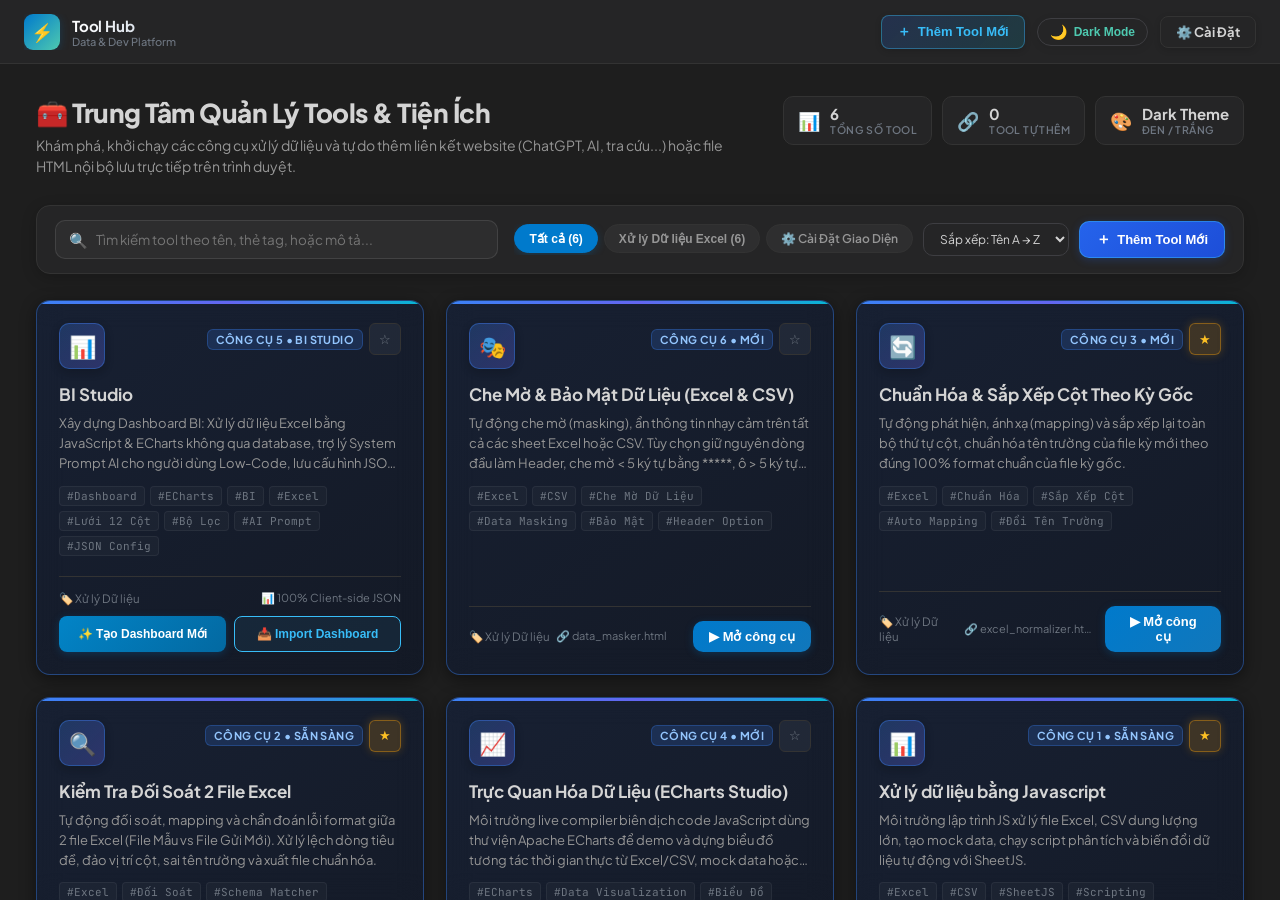
<file: index.html>
<!DOCTYPE html>
<html lang="vi">

<head>
  <meta charset="UTF-8">
  <meta name="viewport" content="width=device-width, initial-scale=1.0">
  <title>Trung Tâm Quản Lý Tools - MB Data Hub</title>

  <!-- CSS Giao Diện Chính & Theme Hệ Thống -->
  <link rel="stylesheet" href="css/hub.css">
  <link rel="stylesheet" href="css/theme.css">

  <!-- Dữ Liệu JSON Cục Bộ & JSON Storage Engine (Thay thế LocalStorage) -->
  <script src="data/storage.js"></script>
  <script src="js/json-storage.js"></script>

  <!-- Script Khởi Tạo Theme Sớm (Chống chớp sáng/tối) -->
  <script src="js/theme.js"></script>
</head>

<body>

  <div class="app-layout">

    <!-- ====================================================================
         TOP NAVBAR CHÍNH (THAY THẾ SIDEBAR - GỌN GÀNG, TỐI ƯU KHÔNG GIAN)
         ==================================================================== -->
    <nav class="hub-navbar">
      <div class="nav-left">
        <a href="index.html" class="brand-wrapper" title="Trung Tâm Quản Lý Tools">
          <div class="brand-logo">⚡</div>
          <div class="brand-text">
            <span class="brand-title">Tool Hub</span>
            <span class="brand-subtitle">Data & Dev Platform</span>
          </div>
        </a>
      </div>
      <div class="nav-right">
        <button class="btn-nav-action btn-add-custom-tool" id="btnOpenAddToolModalNav"
          title="Thêm công cụ mới bằng đường link URL hoặc file HTML">
          <span style="font-size:14px; font-weight:800;">＋</span> Thêm Tool Mới
        </button>
        <button class="btn-theme-toggle" id="navbarThemeToggle" title="Chuyển nhanh Giao diện Sáng / Tối">
          <span class="theme-icon">🌙</span>
          <span class="theme-text">Dark Mode</span>
        </button>
        <a href="#settingSection" class="btn-nav-action" id="btnScrollSettings"
          title="Đi tới phần Cài đặt giao diện & hệ thống">
          ⚙️ Cài Đặt
        </a>
      </div>
    </nav>

    <!-- ====================================================================
         KHUNG NỘI DUNG CHÍNH (MAIN WRAPPER)
         ==================================================================== -->
    <main class="main-wrapper" id="mainWrapper">

      <!-- ==================================================================
           VIEW 1: MÀN HÌNH QUẢN LÝ CÁC TOOLS (MÀN HÌNH CHÍNH KHI MỞ)
           ================================================================== -->
      <section class="view-container active" id="viewToolsManager">
        <!-- Tiêu Đề & Thống Kê Tổng Quan -->
        <header class="view-header">
          <div class="header-top-row">
            <div class="view-title-group">
              <h1>🧰 Trung Tâm Quản Lý Tools &amp; Tiện Ích</h1>
              <p>Khám phá, khởi chạy các công cụ xử lý dữ liệu và tự do thêm liên kết website (ChatGPT, AI, tra cứu...)
                hoặc file HTML nội bộ lưu trực tiếp trên trình duyệt.</p>
            </div>
            <div style="display: flex; align-items: center; gap: 12px; flex-wrap: wrap;">
              <div class="stat-chips-group">
                <div class="stat-chip">
                  <div class="stat-chip-icon">📊</div>
                  <div class="stat-chip-info">
                    <span class="stat-chip-value" id="statTotalTools">6</span>
                    <span class="stat-chip-label">Tổng số tool</span>
                  </div>
                </div>
                <div class="stat-chip">
                  <div class="stat-chip-icon">🔗</div>
                  <div class="stat-chip-info">
                    <span class="stat-chip-value" id="statCustomTools">0</span>
                    <span class="stat-chip-label">Tool tự thêm</span>
                  </div>
                </div>
                <div class="stat-chip">
                  <div class="stat-chip-icon">🎨</div>
                  <div class="stat-chip-info">
                    <span class="stat-chip-value">Dark Theme</span>
                    <span class="stat-chip-label">Đen / Trắng</span>
                  </div>
                </div>
              </div>
            </div>
          </div>
        </header>

        <!-- Thanh Tìm Kiếm, Bộ Lọc Phân Loại & Sắp Xếp -->
        <div class="controls-bar">
          <div class="search-box-wrapper">
            <span class="search-icon">🔍</span>
            <input type="text" class="search-input" id="searchInput"
              placeholder="Tìm kiếm tool theo tên, thẻ tag, hoặc mô tả..." />
            <button class="search-clear-btn" id="searchClearBtn" title="Xóa tìm kiếm">✕</button>
          </div>

          <div class="filter-actions">
            <!-- Bộ lọc danh mục & Nút Cài đặt nhanh -->
            <div class="category-pills" id="categoryPills">
              <button class="category-pill active" data-category="all">Tất cả</button>
              <button class="category-pill" data-category="data">Xử lý Dữ liệu Excel</button>
              <a href="#settingSection" class="category-pill" id="pillSettingsLink" style="text-decoration:none;">⚙️ Cài
                Đặt Giao Diện</a>
            </div>

            <!-- Sắp xếp -->
            <select class="sort-select" id="sortSelect" title="Sắp xếp danh sách tool">
              <option value="az">Sắp xếp: Tên A → Z</option>
              <option value="za">Sắp xếp: Tên Z → A</option>
            </select>

            <!-- Nút Thêm Tool Mới (Nổi bật) -->
            <button class="btn-add-tool-cta" id="btnOpenAddToolModal"
              title="Thêm công cụ mới bằng đường link URL hoặc file HTML">
              <span style="font-size:15px; font-weight:800;">＋</span> Thêm Tool Mới
            </button>
          </div>
        </div>

        <!-- Lưới Thẻ Tools (Tools Grid) -->
        <div class="tools-grid" id="toolsGrid">
          <!-- Được render động từ JavaScript -->
        </div>

        <!-- Phân Trang (Pagination) -->
        <footer class="pagination-wrapper" id="paginationWrapper">
          <div class="pagination-info" id="paginationInfo">
            Hiển thị danh sách công cụ
          </div>

          <div class="pagination-controls" id="paginationControls">
            <!-- Nút Prev, 1, 2, Next được sinh bởi JS -->
          </div>

          <div class="page-size-selector">
            <span>Hiển thị mỗi trang:</span>
            <select class="page-size-select" id="pageSizeSelect">
              <option value="3">3 tools / trang</option>
              <option value="6" selected>6 tools / trang</option>
              <option value="12">12 tools / trang</option>
            </select>
          </div>
        </footer>

        <!-- ==========================================================
             PHẦN CÀI ĐẶT HỆ THỐNG & GIAO DIỆN (TÍCH HỢP TRỰC TIẾP TRÊN TRANG CHÍNH)
             ========================================================== -->
        <section class="integrated-settings-section" id="settingSection">
          <div class="integrated-settings-header">
            <h2>⚙️ Cài Đặt Hệ Thống & Giao Diện</h2>
            <p>Tùy chọn chế độ hiển thị Sáng/Tối theo màu nhận diện MB Bank và cấu hình lưu trữ trực tiếp trên trình
              duyệt.</p>
          </div>

          <!-- THEME CONFIGURATION CARD -->
          <div class="theme-settings-container">
            <div class="theme-settings-header">
              <div class="theme-settings-title-group">
                <span class="theme-settings-badge">🎨 Giao Diện Hệ Thống</span>
                <h3 class="theme-settings-title">Chế Độ Hiển Thị & Tone Màu Giao Diện</h3>
                <p class="theme-settings-subtitle">
                  Chuyển đổi giao diện: <b>Màu Đen Chuẩn Công Cụ Xử Lý Excel JS (Dark Mode)</b> hoặc <b>Giao Diện Sáng Thanh Lịch (Light Mode)</b>. Cài đặt được lưu tự động và áp dụng tức thì cho toàn bộ công cụ.
                </p>
              </div>
              <div class="theme-current-pill" id="themeCurrentPill">
                <span class="theme-pill-dot"></span>
                <span id="themeCurrentLabel">Đang dùng: Chế độ Tối (Dark Mode)</span>
              </div>
            </div>

            <div class="theme-options-grid">

              <!-- OPTION 1: DARK MODE (ÁO POLO MB NAVY) -->
              <div class="theme-card-option active" data-mode="dark" id="themeCardDark">
                <div class="theme-card-radio-row">
                  <div class="theme-radio-circle">
                    <span class="theme-check-icon">✓</span>
                  </div>
                  <div class="theme-card-identity">
                    <span class="theme-card-badge dark">Đen / VS Code</span>
                    <h4 class="theme-card-name">Chế Độ Tối (Dark Mode)</h4>
                  </div>
                </div>
                <p class="theme-card-desc">Nền màu đen thuần chuẩn công cụ xử lý excel bằng javascript (#1e1e1e / #252526),
                  viền #333 và điểm nhấn VS Code. Dịu mắt, tối ưu tập trung khi làm việc dữ liệu lâu.</p>
                <div class="theme-preview-box preview-dark">
                  <div class="preview-mock-header">
                    <div class="preview-mock-dots"><span></span><span></span><span></span></div>
                    <div class="preview-mock-stripes">
                      <span class="stripe-royal"></span>
                      <span class="stripe-cyan"></span>
                      <span class="stripe-red"></span>
                    </div>
                  </div>
                  <div class="preview-mock-body">
                    <div class="preview-mock-card active">
                      <div class="preview-mock-line w70"></div>
                      <div class="preview-mock-line w40 accent"></div>
                    </div>
                    <div class="preview-mock-card">
                      <div class="preview-mock-line w90"></div>
                      <div class="preview-mock-line w50"></div>
                    </div>
                  </div>
                </div>
              </div>

              <!-- OPTION 2: LIGHT MODE (ÁO POLO MB TRẮNG CỔ XANH) -->
              <div class="theme-card-option" data-mode="light" id="themeCardLight">
                <div class="theme-card-radio-row">
                  <div class="theme-radio-circle">
                    <span class="theme-check-icon">✓</span>
                  </div>
                  <div class="theme-card-identity">
                    <span class="theme-card-badge light">Áo Polo MB Trắng</span>
                    <h4 class="theme-card-name">Chế Độ Sáng (Light Mode)</h4>
                  </div>
                </div>
                <p class="theme-card-desc">Nền trắng tinh khôi kết hợp cổ áo MB Royal Blue và đường sọc viền Cyan, ngôi
                  sao đỏ MB. Tươi sáng, độ tương phản cao, hiện đại và chuẩn mực.</p>
                <div class="theme-preview-box preview-light">
                  <div class="preview-mock-header">
                    <div class="preview-mock-dots"><span></span><span></span><span></span></div>
                    <div class="preview-mock-stripes">
                      <span class="stripe-royal"></span>
                      <span class="stripe-cyan"></span>
                      <span class="stripe-red"></span>
                    </div>
                  </div>
                  <div class="preview-mock-body">
                    <div class="preview-mock-card active">
                      <div class="preview-mock-line w70"></div>
                      <div class="preview-mock-line w40 accent"></div>
                    </div>
                    <div class="preview-mock-card">
                      <div class="preview-mock-line w90"></div>
                      <div class="preview-mock-line w50"></div>
                    </div>
                  </div>
                </div>
              </div>

              <!-- OPTION 3: SYSTEM AUTO -->
              <div class="theme-card-option" data-mode="system" id="themeCardSystem">
                <div class="theme-card-radio-row">
                  <div class="theme-radio-circle">
                    <span class="theme-check-icon">✓</span>
                  </div>
                  <div class="theme-card-identity">
                    <span class="theme-card-badge system">Hệ Thống</span>
                    <h4 class="theme-card-name">Tự Động Theo Thiết Bị</h4>
                  </div>
                </div>
                <p class="theme-card-desc">Tự động nhận diện và đồng bộ giao diện theo cài đặt Sáng hoặc Tối của hệ điều
                  hành Windows / macOS trên máy tính của bạn.</p>
                <div class="theme-preview-box preview-split">
                  <div class="preview-split-half left">
                    <div class="preview-mock-line w60"></div>
                    <div class="preview-mock-line w40 accent"></div>
                  </div>
                  <div class="preview-split-half right">
                    <div class="preview-mock-line w60"></div>
                    <div class="preview-mock-line w40 accent"></div>
                  </div>
                </div>
              </div>

            </div>
          </div>

          <!-- BANNER LƯU TRỮ FILE JSON -->
          <div class="settings-banner">
            <div class="settings-banner-info">
              <h3>📁 Lưu Trữ Dữ Liệu Bằng File JSON (Thư Mục data/)</h3>
              <p>Toàn bộ danh sách công cụ tùy chỉnh, ghim thanh bên và cài đặt giao diện được lưu trữ trực tiếp dưới dạng <b>File JSON</b> trong thư mục <code>data/app_storage.json</code> thay vì LocalStorage. Bạn có thể xuất, nạp hoặc liên kết thư mục data để đồng bộ tức thì.</p>
              <div style="display: flex; gap: 8px; margin-top: 10px; flex-wrap: wrap;">
                <button type="button" class="btn-nav-action" id="btnLinkDataFolder" style="background: #0e639c; color: #fff; font-weight: 600;">📁 Liên Kết Thư Mục data/</button>
                <button type="button" class="btn-nav-action" id="btnExportJson" style="background: #238636; color: #fff; font-weight: 600;">💾 Xuất File JSON</button>
                <button type="button" class="btn-nav-action" id="btnImportJson" style="background: #8957e5; color: #fff; font-weight: 600;">📥 Nạp File JSON</button>
                <input type="file" id="jsonFileInput" accept=".json" style="display: none;" />
              </div>
            </div>
            <div class="settings-sync-badge" id="storageSyncBadge" style="background: #143525; border-color: #2ea043; color: #7ee787;">
              <span style="color: #2ea043;">●</span> Đang dùng JSON Storage (Folder data/)
            </div>
          </div>
        </section>

      </section>

    </main>

  </div>

  <!-- ====================================================================
       MODAL THÊM / CHỈNH SỬA TOOL MỚI (LƯU TRỰC TIẾP VÀO LOCALSTORAGE)
       ==================================================================== -->
  <div class="modal-overlay" id="customToolModalOverlay">
    <div class="modal-card modal-custom-tool">
      <div class="modal-header">
        <h3 class="modal-title" id="customToolModalTitle">
          <span id="customToolModalIcon">➕</span>
          <span id="customToolModalHeading">Thêm Công Cụ Mới (Link / HTML)</span>
        </h3>
        <button class="btn-close-modal" id="customToolModalCloseBtn" title="Đóng">✕</button>
      </div>

      <form id="customToolForm" class="custom-tool-form">
        <input type="hidden" id="customToolEditId" value="" />

        <!-- Gợi ý nhanh mẫu link phổ biến -->
        <div class="form-preset-chips">
          <span class="preset-label">Điền nhanh mẫu:</span>
          <button type="button" class="preset-chip" data-preset="chatgpt">🤖 ChatGPT</button>
          <button type="button" class="preset-chip" data-preset="gemini">🔮 Gemini</button>
          <button type="button" class="preset-chip" data-preset="claude">🧠 Claude</button>
          <button type="button" class="preset-chip" data-preset="localhtml">📄 File HTML Trong Máy</button>
        </div>

        <div class="form-grid-2">
          <!-- Tên Tool -->
          <div class="form-group">
            <label class="form-label" for="toolNameInput">Tên công cụ <span class="required">*</span></label>
            <input type="text" class="form-control" id="toolNameInput" placeholder="Ví dụ: ChatGPT AI Assistant"
              required />
          </div>

          <!-- Icon / Emoji -->
          <div class="form-group">
            <label class="form-label" for="toolIconInput">Biểu tượng (Icon / Emoji)</label>
            <div class="icon-picker-group">
              <input type="text" class="form-control icon-input" id="toolIconInput" value="⚡" maxlength="6" />
              <div class="quick-icons">
                <span class="icon-option" data-icon="🤖" title="AI / Robot">🤖</span>
                <span class="icon-option" data-icon="🌐" title="Web / Online">🌐</span>
                <span class="icon-option" data-icon="📊" title="Báo cáo / Chart">📊</span>
                <span class="icon-option" data-icon="🔍" title="Tra cứu / Tìm kiếm">🔍</span>
                <span class="icon-option" data-icon="⚡" title="Tốc độ / Nhanh">⚡</span>
                <span class="icon-option" data-icon="🛠️" title="Công cụ / Tool">🛠️</span>
                <span class="icon-option" data-icon="📄" title="Tài liệu / HTML">📄</span>
              </div>
            </div>
          </div>
        </div>

        <!-- Đường Dẫn URL / File Path -->
        <div class="form-group">
          <label class="form-label" for="toolUrlInput">
            Đường dẫn Link Web hoặc File HTML <span class="required">*</span>
          </label>
          <input type="text" class="form-control" id="toolUrlInput"
            placeholder="https://chatgpt.com hoặc my_tool.html hoặc file:///C:/path/app.html" required />
          <span class="form-hint">
            💡 Hỗ trợ: Link trang web ngoài (<code>https://...</code>), file HTML cùng thư mục (<code>tool.html</code>),
            hoặc đường dẫn tuyệt đối trong máy.
          </span>
        </div>

        <div class="form-grid-2">
          <!-- Phân Loại / Danh Mục -->
          <div class="form-group">
            <label class="form-label" for="toolCategorySelect">Danh mục hiển thị</label>
            <select class="form-control" id="toolCategorySelect">
              <option value="ai">Trợ lý AI &amp; Chatbot</option>
              <option value="data">Xử lý Dữ liệu</option>
              <option value="web">Tiện ích Web &amp; Tra cứu</option>
              <option value="report">Báo cáo &amp; Thống kê</option>
              <option value="other">Công cụ Tiện ích khác</option>
            </select>
          </div>

          <!-- Thẻ Tag -->
          <div class="form-group">
            <label class="form-label" for="toolTagsInput">Thẻ phân loại (Tags)</label>
            <input type="text" class="form-control" id="toolTagsInput"
              placeholder="Ví dụ: AI, Chatbot, OpenAI (cách nhau bởi dấu phẩy)" />
          </div>
        </div>

        <!-- Mô Tả Ngắn -->
        <div class="form-group">
          <label class="form-label" for="toolDescInput">Mô tả ngắn gọn</label>
          <textarea class="form-control" id="toolDescInput" rows="2"
            placeholder="Mô tả chức năng hoặc công dụng của công cụ này..."></textarea>
        </div>

        <!-- Checkbox Mở trong tab mới & Tự động ghim -->
        <div class="form-checkbox-row">
          <label class="checkbox-label">
            <input type="checkbox" id="toolOpenNewTabCheckbox" checked />
            <span>Mở trong Tab trình duyệt mới (khuyên dùng cho link website ngoài)</span>
          </label>
          <label class="checkbox-label">
            <input type="checkbox" id="toolAutoPinCheckbox" checked />
            <span>Tự động ghim vào danh sách yêu thích</span>
          </label>
        </div>

        <div class="modal-footer">
          <button type="button" class="btn-cancel" id="customToolCancelBtn">Hủy Bỏ</button>
          <button type="submit" class="btn-save-tool" id="customToolSubmitBtn">
            💾 Lưu Vào File JSON
          </button>
        </div>
      </form>
    </div>
  </div>

  <!-- ====================================================================
       MODAL THÔNG TIN / KHỞI CHẠY CÔNG CỤ
       ==================================================================== -->
  <div class="modal-overlay" id="modalOverlay">
    <div class="modal-card">
      <div class="modal-header">
        <h3 class="modal-title" id="modalTitle">Thông Tin Tool</h3>
        <button class="btn-close-modal" id="modalCloseBtn">✕</button>
      </div>
      <div class="modal-body">
        <p id="modalDesc"></p>
        <div id="modalTags"></div>
      </div>
      <div class="modal-footer">
        <button class="btn-launch-tool" id="modalActionBtn">🚀 Mở Công Cụ Này</button>
      </div>
    </div>
  </div>

  <!-- ====================================================================
       TOAST THÔNG BÁO TỰ ĐỘNG LƯU
       ==================================================================== -->
  <div class="toast-notification" id="toastNotification">
    <span>✓</span>
    <span id="toastMessage">Đã lưu cấu hình vào File JSON</span>
  </div>

  <!-- SCRIPT ĐIỀU KHIỂN HỆ THỐNG HUB -->
  <script src="js/hub.js"></script>

</body>

</html>
</file>
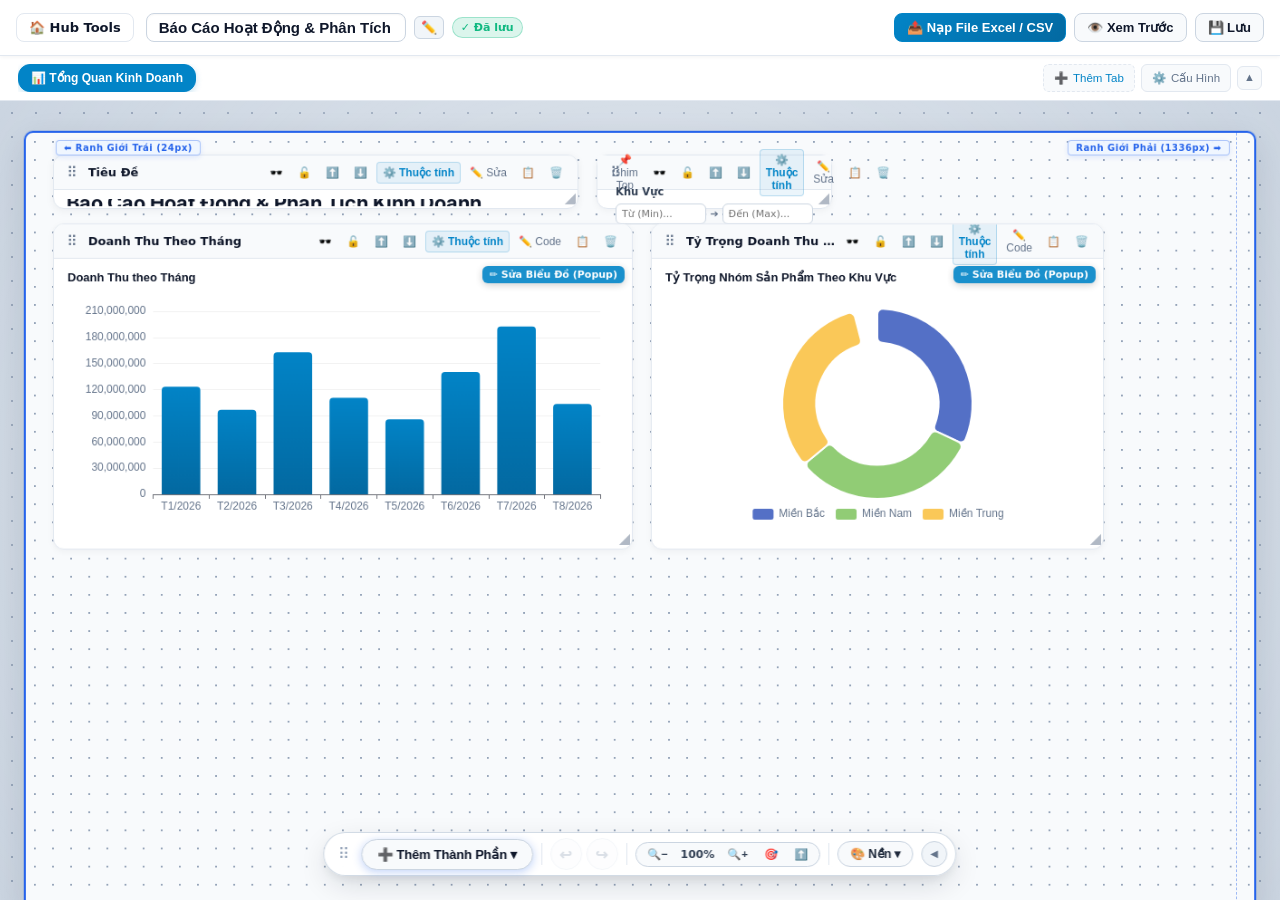
<file: dashboard_builder.html>
<!DOCTYPE html>
<html lang="vi" data-theme="light">

<head>
  <meta charset="UTF-8">
  <meta name="viewport" content="width=device-width, initial-scale=1.0">
  <title>Superset Dashboard & BI Studio (Apache ECharts JavaScript)</title>

  <!-- Always enforce Light Mode Permanently -->
  <script>
    document.documentElement.setAttribute('data-theme', 'light');
    window.addEventListener('DOMContentLoaded', () => {
      document.documentElement.setAttribute('data-theme', 'light');
    });
  </script>

  <!-- Google Fonts for Canva Text Typography -->
  <link rel="preconnect" href="https://fonts.googleapis.com">
  <link rel="preconnect" href="https://fonts.gstatic.com" crossorigin>
  <link href="https://fonts.googleapis.com/css2?family=Inter:wght@400;500;600;700;800&family=Montserrat:wght@400;500;600;700;800&family=Playfair+Display:ital,wght@0,600;0,700;1,400&family=Roboto:ital,wght@0,400;0,500;0,700;1,400&display=swap" rel="stylesheet">

  <!-- Theme Stylesheet & Custom Dashboard CSS -->
  <link rel="stylesheet" href="css/theme.css?v=20261018">
  <link rel="stylesheet" href="css/dashboard-builder.css?v=20261018_2">

  <!-- Core Data Storage (JSON format) -->
  <script src="data/storage.js"></script>
  <script src="js/json-storage.js"></script>

  <!-- Apache ECharts Library (Offline Local + CDN Fallback) -->
  <script src="js/echarts.min.js"></script>
  <script>
    if (typeof echarts === 'undefined') {
      document.write('<script src="https://cdn.jsdelivr.net/npm/echarts@5.5.0/dist/echarts.min.js"><\/script>');
    }
  </script>

  <!-- SheetJS Library for Excel / CSV Processing (Offline Local + CDN Fallback) -->
  <script src="js/xlsx.full.min.js"></script>
  <script>
    if (typeof XLSX === 'undefined') {
      document.write('<script src="https://cdnjs.cloudflare.com/ajax/libs/xlsx/0.18.5/xlsx.full.min.js"><\/script>');
    }
  </script>

  <!-- JSZip Library for Zip Packaging (Offline Local + CDN Fallback) -->
  <script src="js/jszip.min.js"></script>
  <script>
    if (typeof JSZip === 'undefined') {
      document.write('<script src="https://cdnjs.cloudflare.com/ajax/libs/jszip/3.10.1/jszip.min.js"><\/script>');
    }
  </script>
</head>

<body class="dashboard-app-body">

  <!-- ====================================================================
       1. TOP HEADER & TOOLBAR (STREAMLINED CORE CONTROLS)
       ==================================================================== -->
  <header class="db-header">
    <div class="db-header-left">
      <a href="index.html" class="db-btn-back" id="btnBackToHub" title="Quay lại Màn hình Quản lý Tools">
        🏠 Hub Tools
      </a>
      <div class="db-title-container">
        <input type="text" class="db-title-input" id="dashboardTitleInput" value="Báo Cáo Hoạt Động & Phân Tích Kinh Doanh" placeholder="Nhập tiêu đề Dashboard..." title="Click để chỉnh sửa tiêu đề Dashboard" />
        <button type="button" class="db-title-edit-hint" id="btnEditDashboardTitle" title="Click để chỉnh sửa tiêu đề Dashboard">✏️</button>
        <span class="db-dirty-badge saved" id="dirtyBadge">✓ Đã lưu</span>
      </div>
    </div>

    <div class="db-header-right">

      <!-- 1. Đẩy File Excel Nguồn (Hỗ trợ nạp cùng lúc nhiều file .xlsx, .xls, .csv) -->
      <button class="db-btn-tool" id="btnUploadExcelFiles" style="background:linear-gradient(135deg, #0284c7 0%, #0369a1 100%);color:#fff;border-color:#0284c7;font-weight:700;display:inline-flex;align-items:center;gap:6px;" title="Tải một hoặc nhiều file Excel (.xlsx, .xls, .csv) lên làm nguồn dữ liệu cho các biểu đồ">
        📤 Nạp File Excel
      </button>
      <input type="file" id="excelHeaderFileInput" multiple accept=".xlsx,.xls,.csv" style="display:none;" />
      <input type="file" id="imageElementFileInput" accept="image/*" style="display:none;" />

      <!-- Chế độ Xem Trước (Preview Mode Toggle) -->
      <button class="db-btn-tool" id="btnTogglePreview" title="Chuyển đổi giữa chế độ Thiết Kế và Xem Trước">
        👁️ Xem Trước
      </button>

      <!-- 4. Nút Lưu Dashboard -->
      <button class="db-btn-tool save-btn" id="btnSaveDashboardPackage" title="Lưu Dashboard vào thư mục máy tính (Lần đầu chọn thư mục, từ lần 2 tự động lưu trực tiếp)">
        💾 Lưu
      </button>

      <!-- Hidden file inputs for import & folder picker -->
      <input type="file" id="importUnifiedInput" accept=".json,.html,.htm,.zip" style="display:none;" />
      <input type="file" id="folderPickerInput" webkitdirectory directory multiple style="display:none;" />
      <input type="file" id="importJsonInput" accept=".json" style="display:none;" />
    </div>
  </header>

  <!-- Nút Thoát Xem Trước Nổi (Chỉ hiện khi ở Chế độ Xem Trước) -->
  <button class="db-floating-exit-preview" id="btnFloatingExitPreview" title="Thoát chế độ Xem Trước (Quay lại Thiết Kế)">
    ✏️ Thoát Xem Trước
  </button>

  <!-- ====================================================================
       2 & 4. STUDIO WORKSPACE CONTAINER (TABS BAR + CANVAS)
       Hỗ trợ định vị thanh Tab ở 4 hướng: Top, Bottom, Left, Right
       ==================================================================== -->
  <div class="db-studio-container tabs-pos-top" id="dbStudioContainer">
    <!-- 2. DASHBOARD TABS BAR -->
    <section class="db-tabs-bar" id="dbTabsBar">
      <div class="db-tabs-sidebar-header" id="dbTabsSidebarHeader" style="display:none;">
        <span class="db-tabs-sidebar-title">📑 Trang Báo Cáo</span>
      </div>

      <div class="db-tabs-list" id="dbTabsList">
        <!-- Tabs rendered dynamically -->
      </div>

      <div class="db-tabs-actions" id="dbTabsActions">
        <button class="db-tab-add-btn" id="btnAddTab" title="Thêm Tab / Trang Dashboard mới">
          <span class="db-tab-btn-icon">➕</span>
          <span class="db-tab-btn-text">Thêm Tab</span>
        </button>
        <button class="db-tab-action-btn" id="btnConfigTabs" title="Cấu hình vị trí (4 hướng), thu gọn/mở rộng, kiểu dáng thanh Tab">
          <span class="db-tab-btn-icon">⚙️</span>
          <span class="db-tab-btn-text">Cấu Hình</span>
        </button>
        <button class="db-tab-action-btn db-tab-collapse-btn" id="btnCollapseTabsBar" title="Thu gọn hoặc Mở rộng thanh Tab">
          <span class="db-collapse-icon" id="dbCollapseIcon">▲</span>
        </button>
      </div>
    </section>

    <!-- 4. DASHBOARD CANVAS STUDIO -->
    <main class="db-canvas-wrapper" id="canvasWrapper">
      <div class="db-canvas-viewport" id="canvasViewport">
        <div class="db-canvas" id="dashboardCanvas">
          <!-- Dynamically rendered Charts, Frames, and Widgets -->
        </div>
        <div class="db-snapping-guides" id="snappingGuides"></div>

        <!-- Floating Canva-Style Text Toolbar for Selected Text / Heading Widgets -->
        <div class="db-canva-text-toolbar" id="canvaTextToolbar" style="display:none;" data-current-item-id="">
          <!-- Font Family Dropdown -->
          <div class="ctt-group">
            <select class="ctt-select" id="cttFontFamily" title="Font chữ">
              <option value="Inter, sans-serif">Inter</option>
              <option value="Roboto, sans-serif">Roboto</option>
              <option value="Montserrat, sans-serif">Montserrat</option>
              <option value="Arial, sans-serif">Arial</option>
              <option value="'Segoe UI', sans-serif">Segoe UI</option>
              <option value="'Times New Roman', serif">Times New Roman</option>
              <option value="Georgia, serif">Georgia</option>
              <option value="'Playfair Display', serif">Playfair Display</option>
              <option value="'Courier New', monospace">Courier New</option>
              <option value="Consolas, monospace">Consolas</option>
            </select>
          </div>

          <div class="ctt-divider"></div>

          <!-- Font Size Controls (- input +) -->
          <div class="ctt-group ctt-size-group">
            <button class="ctt-btn" id="cttSizeDown" title="Giảm cỡ chữ (Ctrl + Shift + ,)">−</button>
            <input type="number" class="ctt-input-number" id="cttFontSizeInput" value="20" min="8" max="140" title="Cỡ chữ (px)" />
            <button class="ctt-btn" id="cttSizeUp" title="Tăng cỡ chữ (Ctrl + Shift + .)">+</button>
          </div>

          <div class="ctt-divider"></div>

          <!-- Color Picker (Canva style A with color bar) -->
          <div class="ctt-group">
            <label class="ctt-btn ctt-color-picker-label" title="Màu chữ">
              <span style="font-weight:800;font-size:13px;line-height:1;">A</span>
              <span class="ctt-color-bar" id="cttColorIndicator" style="background:#0f172a;"></span>
              <input type="color" id="cttColorPicker" value="#0f172a" style="position:absolute;opacity:0;width:0;height:0;pointer-events:none;" />
            </label>
          </div>

          <div class="ctt-divider"></div>

          <!-- Bold, Italic, Underline (Ctrl + B, I, U) -->
          <div class="ctt-group">
            <button class="ctt-btn" id="cttBoldBtn" title="In đậm (Ctrl + B)"><strong>B</strong></button>
            <button class="ctt-btn" id="cttItalicBtn" title="In nghiêng (Ctrl + I)"><em>I</em></button>
            <button class="ctt-btn" id="cttUnderlineBtn" title="Gạch chân (Ctrl + U)"><u>U</u></button>
          </div>

          <div class="ctt-divider"></div>

          <!-- Text Alignment (Left, Center, Right, Justify) -->
          <div class="ctt-group">
            <button class="ctt-btn" id="cttAlignLeft" title="Căn trái" data-align="left">⯇</button>
            <button class="ctt-btn" id="cttAlignCenter" title="Căn giữa" data-align="center">☰</button>
            <button class="ctt-btn" id="cttAlignRight" title="Căn phải" data-align="right">⯈</button>
            <button class="ctt-btn" id="cttAlignJustify" title="Căn đều hai bên" data-align="justify">⯎</button>
          </div>

          <div class="ctt-divider"></div>

          <!-- Inline Edit Action -->
          <div class="ctt-group">
            <button class="ctt-btn ctt-edit-text-btn" id="cttEditTextBtn" title="Nhấp đúp hoặc bấm để sửa chữ trực tiếp trên Canvas">✏️ Sửa Chữ</button>
          </div>
        </div>
      </div>
    </main>
  </div>

  <!-- ====================================================================
       4.1 FIGMA-STYLE FLOATING CANVAS TOOLBAR
       Thanh điều khiển nổi di chuyển tự do & mở rộng / thu nhỏ kiểu Figma
       Gồm: Thêm thành phần, Undo, Redo, Zoom, Chọn nền
       ==================================================================== -->
  <aside class="figma-floating-toolbar" id="figmaFloatingToolbar" role="toolbar" aria-label="Figma Studio Toolbar">
    <!-- 1. Tay cầm kéo di chuyển tự do (Drag Grip) -->
    <div class="fft-drag-grip" id="fftDragGrip" title="Nhấn giữ và kéo để di chuyển thanh công cụ tự do trên màn hình">
      <span>⠿</span>
    </div>

    <!-- 2. Thành phần chính: Thêm Thành Phần (Luôn hiển thị kể cả khi thu nhỏ) -->
    <div class="fft-main-action">
      <div class="db-dropdown" id="dropdownAddElements">
        <button class="db-btn-tool primary fft-btn-add" id="btnAddElementTrigger" title="Thêm Biểu đồ, Hình khối, Văn bản, Ảnh, Nút bấm (Kiểu Canva / Figma)">
          ➕ Thêm Thành Phần ▾
        </button>
        <div class="db-dropdown-menu fft-compact-dropdown" id="menuAddElementsList">
          <!-- Nhóm 1: Biểu đồ & Dữ liệu -->
          <div class="db-menu-header">Biểu Đồ &amp; Dữ Liệu</div>
          <button class="db-dropdown-item" id="menuAddChartCanvas" title="Thêm khung biểu đồ ECharts tương tác">
            <span class="fft-item-icon">📊</span>
            <span class="fft-item-text">Biểu Đồ (ECharts)</span>
          </button>
          <button class="db-dropdown-item" id="menuAddTable" title="Thêm Bảng dữ liệu HTML tối ưu (Cấu hình chuẩn Apache Superset, không gây nặng trình duyệt)">
            <span class="fft-item-icon">📋</span>
            <span class="fft-item-text">Bảng Dữ Liệu (Superset Table)</span>
          </button>
          <button class="db-dropdown-item" id="menuAddFilter" title="Dropdown bộ lọc động theo cột Excel cho Dashboard">
            <span class="fft-item-icon">🔍</span>
            <span class="fft-item-text">Bộ Lọc (Filter)</span>
          </button>
          <button class="db-dropdown-item" id="menuAddKPI" title="Thẻ chỉ số thống kê KPI chuyên nghiệp (Tổng, Trung bình, Min, Max)">
            <span class="fft-item-icon">📈</span>
            <span class="fft-item-text">Thẻ Chỉ Số (KPI Card)</span>
          </button>
          <button class="db-dropdown-item" id="menuAddTopFilterBar" title="Thêm Thanh / Khung Bộ Lọc Tổng Hợp (có thể kéo di chuyển hoặc ghim cố định dưới thanh tab)">
            <span class="fft-item-icon">📌</span>
            <span class="fft-item-text">Thanh Bộ Lọc Tổng Hợp</span>
          </button>

          <!-- Nhóm 2: Văn bản & Tiêu đề -->
          <div class="db-menu-header">Văn Bản &amp; Tiêu Đề</div>
          <button class="db-dropdown-item" id="menuAddHeading" title="Văn bản tiêu đề phân vùng báo cáo">
            <span class="fft-item-icon">🔤</span>
            <span class="fft-item-text">Tiêu Đề (Heading)</span>
          </button>
          <button class="db-dropdown-item" id="menuAddText" title="Đoạn văn bản giải thích hoặc chú thích số liệu">
            <span class="fft-item-icon">📄</span>
            <span class="fft-item-text">Đoạn Văn Bản</span>
          </button>

          <!-- Nhóm 3: Hình khối Canva / Figma -->
          <div class="db-menu-header">Hình Khối</div>
          <button class="db-dropdown-item" id="menuAddShapeRect" title="Khối hình nền, đổi màu, bo góc, viền trang trí">
            <span class="fft-item-icon">⬜</span>
            <span class="fft-item-text">Hình Chữ Nhật (Card)</span>
          </button>
          <button class="db-dropdown-item" id="menuAddShapeCircle" title="Điểm nhấn huy hiệu tròn hoặc hình học">
            <span class="fft-item-icon">⚪</span>
            <span class="fft-item-text">Hình Tròn / Elip</span>
          </button>
          <button class="db-dropdown-item" id="menuAddShapeLine" title="Đường kẻ phân tách các vùng thông tin">
            <span class="fft-item-icon">➖</span>
            <span class="fft-item-text">Đường Kẻ (Divider)</span>
          </button>
          <button class="db-dropdown-item" id="menuAddFrame" title="Khung viền bao quanh nhóm các biểu đồ">
            <span class="fft-item-icon">🖼️</span>
            <span class="fft-item-text">Khung Nhóm (Frame)</span>
          </button>

          <!-- Nhóm 4: Phương tiện & Tương tác -->
          <div class="db-menu-header">Media &amp; Nút Bấm</div>
          <button class="db-dropdown-item" id="menuAddImage" title="Tải ảnh PNG, JPG, SVG, WebP vào Canvas">
            <span class="fft-item-icon">🌄</span>
            <span class="fft-item-text">Đẩy Ảnh Lên</span>
          </button>
          <button class="db-dropdown-item" id="menuAddButton" title="Nút bấm chuyển tab hoặc mở đường dẫn web">
            <span class="fft-item-icon">🔘</span>
            <span class="fft-item-text">Nút Bấm (Button)</span>
          </button>
        </div>
      </div>
    </div>

    <!-- 3. Nhóm Thu Nhỏ / Mở Rộng (Collapsible Group) -->
    <div class="fft-collapsible-group" id="fftCollapsibleGroup">
      <div class="fft-divider"></div>

      <!-- Undo / Redo icon buttons -->
      <div class="fft-btn-group">
        <button class="fft-icon-btn" id="btnUndo" disabled title="Hoàn tác thao tác (Ctrl + Z)">↩</button>
        <button class="fft-icon-btn" id="btnRedo" disabled title="Làm lại thao tác (Ctrl + Y)">↪</button>
      </div>

      <div class="fft-divider"></div>

      <!-- Canvas Zoom Controls (Zoom to / nhỏ / 100% / Về ranh giới trên) -->
      <div class="fft-zoom-group">
        <button class="fft-zoom-btn" id="btnZoomOut" title="Thu nhỏ (Ctrl + -)">🔍−</button>
        <span class="fft-zoom-badge" id="zoomLevelBadge">100%</span>
        <button class="fft-zoom-btn" id="btnZoomIn" title="Phóng to (Ctrl + +)">🔍+</button>
        <button class="fft-zoom-btn" id="btnZoomReset" title="Khôi phục 100% &amp; Căn Giữa">🎯</button>
        <button class="fft-zoom-btn" id="btnFocusTopBoundary" title="Đưa về Ranh Giới Trên (Mép Trên 0px)">⬆️</button>
      </div>

      <div class="fft-divider"></div>

      <!-- Đổi Kiểu Nền Canvas Dropdown -->
      <div class="db-dropdown" id="dropdownCanvasBg">
        <button class="db-btn-tool fft-btn-bg" id="btnCanvasBgTrigger" title="Đổi kiểu nền Dashboard (Trắng trơn, Chấm bi, Dọc kẻ, Kẻ ngang, Lưới ô vuông)">
          🎨 Nền ▾
        </button>
        <div class="db-dropdown-menu fft-compact-dropdown" style="min-width:150px;max-width:170px;">
          <button class="db-dropdown-item" data-bg-type="white" title="Màu trắng phẳng tinh khôi">
            <span class="db-bg-preview-swatch swatch-white"></span>
            <span class="fft-item-text">Trắng Trơn</span>
          </button>
          <button class="db-dropdown-item" data-bg-type="dots" title="Họa tiết chấm bi hiện đại">
            <span class="db-bg-preview-swatch swatch-dots"></span>
            <span class="fft-item-text">Chấm Bi</span>
          </button>
          <button class="db-dropdown-item" data-bg-type="stripes" title="Đường kẻ sọc thẳng đứng">
            <span class="db-bg-preview-swatch swatch-stripes"></span>
            <span class="fft-item-text">Dọc Kẻ</span>
          </button>
          <button class="db-dropdown-item" data-bg-type="horizontal" title="Đường kẻ ngang thanh lịch">
            <span class="db-bg-preview-swatch swatch-horizontal"></span>
            <span class="fft-item-text">Kẻ Ngang</span>
          </button>
          <button class="db-dropdown-item" data-bg-type="grid" title="Lưới caro kỹ thuật chuẩn">
            <span class="db-bg-preview-swatch swatch-grid"></span>
            <span class="fft-item-text">Lưới Ô Vuông</span>
          </button>
        </div>
      </div>
    </div>

    <!-- 4. Nút Thu nhỏ / Mở rộng (Collapse/Expand Toggle) -->
    <button class="fft-collapse-btn" id="fftCollapseToggle" title="Thu nhỏ / Mở rộng thanh công cụ">
      <span class="fft-collapse-icon">◀</span>
    </button>
  </aside>

  <!-- ====================================================================
       4.2 FIGMA-STYLE RIGHT PROPERTIES SIDEBAR
       Thanh cấu hình chi tiết bên phải màn hình cho Hình Chữ Nhật, Hình Vuông,
       Đường Kẻ, Hình Khối, Khung Phân Vùng và các thành phần trang trí
       ==================================================================== -->
  <aside class="figma-properties-sidebar" id="figmaPropertiesSidebar" style="display:none;" aria-label="Properties Inspector">
    <!-- Header -->
    <div class="fps-header">
      <div class="fps-header-left">
        <span class="fps-type-icon" id="fpsTypeIcon">🎨</span>
        <div>
          <div class="fps-title" id="fpsTitle">Thuộc Tính Thành Phần</div>
          <div class="fps-subtitle" id="fpsSubtitle">Chưa chọn thành phần nào</div>
        </div>
      </div>
      <div class="fps-header-actions">
        <button class="fps-btn-icon" id="fpsBtnClose" title="Đóng bảng thuộc tính thành phần">✕</button>
      </div>
    </div>

    <!-- Body Scrollable Content -->
    <div class="fps-body" id="fpsBody">
      <!-- ITEM / DECORATION PROPERTIES VIEW -->
      <div class="fps-view-pane" id="fpsItemPropertiesView" style="display:flex;flex-direction:column;gap:16px;">
        <!-- 0. TÊN / TIÊU ĐỀ THÀNH PHẦN -->
        <div class="fps-section" id="fpsSectionGeneral">
          <div class="fps-section-title">
            <span>🏷️ Tên &amp; Tiêu Đề</span>
          </div>
          <div class="fps-field">
            <input type="text" class="fps-input" id="fpsPropName" placeholder="Tên thành phần..." />
          </div>
          <div style="margin-top:6px;">
            <label class="fps-toggle-row" style="cursor:pointer;">
              <span class="fps-toggle-text" style="font-size:11.5px;">Ẩn thanh tiêu đề trên thẻ card</span>
              <label class="fps-checkbox-toggle">
                <input type="checkbox" id="fpsHideHeaderToggle" />
                <span class="fps-toggle-switch"></span>
              </label>
            </label>
          </div>
        </div>

        <!-- 1. KÍCH THƯỚC & VỊ TRÍ (LAYOUT / DIMENSIONS) -->
        <div class="fps-section">
          <div class="fps-section-title">
            <span>📐 Kích Thước &amp; Vị Trí</span>
          </div>
          <div class="fps-grid-2">
            <div class="fps-input-group">
              <span class="fps-input-prefix">X</span>
              <input type="number" class="fps-input" id="fpsPropX" />
            </div>
            <div class="fps-input-group">
              <span class="fps-input-prefix">Y</span>
              <input type="number" class="fps-input" id="fpsPropY" />
            </div>
            <div class="fps-input-group">
              <span class="fps-input-prefix">W</span>
              <input type="number" class="fps-input" id="fpsPropW" min="5" />
            </div>
            <div class="fps-input-group">
              <span class="fps-input-prefix">H</span>
              <input type="number" class="fps-input" id="fpsPropH" min="1" />
            </div>
          </div>

          <!-- Tỷ lệ nhanh & Căn lề -->
          <div class="fps-row-actions" style="margin-top:8px;">
            <div class="fps-btn-group">
              <button type="button" class="fps-mini-btn" id="fpsBtnPresetSquare" title="Đặt tỷ lệ vuông 1:1">1:1</button>
              <button type="button" class="fps-mini-btn" id="fpsBtnPreset169" title="Đặt tỷ lệ 16:9">16:9</button>
              <button type="button" class="fps-mini-btn" id="fpsBtnPreset43" title="Đặt tỷ lệ 4:3">4:3</button>
            </div>
            <div class="fps-btn-group">
              <button type="button" class="fps-mini-btn" id="fpsBtnZUp" title="Đưa lên trên 1 lớp (Bring Forward)">🔼</button>
              <button type="button" class="fps-mini-btn" id="fpsBtnZDown" title="Đưa xuống dưới 1 lớp (Send Backward)">🔽</button>
              <button type="button" class="fps-mini-btn" id="fpsBtnToggleLock" title="Khóa / Mở khóa vị trí">🔓</button>
            </div>
          </div>
        </div>

        <!-- ==========================================================
             CÁC SECTION CHUYÊN BIỆT THEO LOẠI THÀNH PHẦN (CHART, KPI, FILTER...)
             ========================================================== -->

        <!-- A. CẤU HÌNH BIỂU ĐỒ (CHART) -->
        <div class="fps-section" id="fpsSectionChart" style="display:none;">
          <div class="fps-section-title">
            <span>📊 Cấu Hình Biểu Đồ ECharts</span>
          </div>
          <div class="fps-field">
            <label class="fps-sub-label">Nguồn dữ liệu (File &amp; Sheet):</label>
            <select class="fps-select" id="fpsChartSourceSelect"></select>
          </div>
          <div class="fps-field" style="margin-top:8px;">
            <label class="fps-sub-label">Mẫu biểu đồ nhanh:</label>
            <div class="fps-btn-group" style="display:grid;grid-template-columns:1fr 1fr;gap:5px;margin-top:4px;">
              <button type="button" class="fps-mini-btn" data-chart-preset="bar" title="Biểu đồ Cột">📊 Cột (Bar)</button>
              <button type="button" class="fps-mini-btn" data-chart-preset="line" title="Biểu đồ Đường">📈 Đường (Line)</button>
              <button type="button" class="fps-mini-btn" data-chart-preset="pie" title="Biểu đồ Tròn">🥧 Tròn (Pie)</button>
              <button type="button" class="fps-mini-btn" data-chart-preset="area" title="Biểu đồ Miền">🌊 Miền (Area)</button>
              <button type="button" class="fps-mini-btn" data-chart-preset="gauge" title="Đồng Hồ Đo">⏱️ Gauge</button>
              <button type="button" class="fps-mini-btn" data-chart-preset="radar" title="Mạng Nhện">🕸️ Radar</button>
              <button type="button" class="fps-mini-btn" data-chart-preset="funnel" title="Phễu Chuyển Đổi">🔻 Phễu</button>
              <button type="button" class="fps-mini-btn" data-chart-preset="scatter" title="Tán Xạ">✨ Tán Xạ</button>
            </div>
          </div>
          <div style="margin-top:12px;">
            <button type="button" class="fps-action-btn" id="fpsBtnOpenChartStudio" style="background:linear-gradient(135deg, #0284c7 0%, #0369a1 100%);color:#fff;font-weight:700;display:flex;align-items:center;justify-content:center;gap:6px;padding:9px;">
              🛠️ Mở Code Studio (Sửa Code JS &amp; Data)
            </button>
          </div>
        </div>

        <!-- A2. CẤU HÌNH BẢNG DỮ LIỆU SUPERSET (TABLE) -->
        <div class="fps-section" id="fpsSectionTable" style="display:none;">
          <div class="fps-section-title">
            <span>📋 Cấu Hình Bảng Dữ Liệu</span>
          </div>
          <div class="fps-field">
            <label class="fps-sub-label">Nguồn dữ liệu (File &amp; Sheet):</label>
            <select class="fps-select" id="fpsTableSourceSelect"></select>
          </div>
          <div class="fps-field" style="margin-top:8px;">
            <label class="fps-sub-label">Chế độ truy vấn (Query Mode):</label>
            <div id="fpsTableModeBadge" style="font-size:12px;font-weight:600;color:#0284c7;background:#e0f2fe;padding:4px 8px;border-radius:6px;display:inline-block;">Bản ghi chi tiết</div>
          </div>
          <div style="margin-top:12px;">
            <button type="button" class="fps-action-btn" id="fpsBtnOpenTableStudio" style="background:linear-gradient(135deg, #0284c7 0%, #0369a1 100%);color:#fff;font-weight:700;display:flex;align-items:center;justify-content:center;gap:6px;padding:9px;width:100%;">
              🛠️ Mở Table Studio (Cấu Hình Bảng Superset)
            </button>
          </div>
        </div>

        <!-- B. CẤU HÌNH THẺ KPI -->
        <div class="fps-section" id="fpsSectionKpi" style="display:none;">
          <div class="fps-section-title">
            <span>📈 Cấu Hình Thẻ Chỉ Số KPI</span>
          </div>
          <div class="fps-field">
            <label class="fps-sub-label">Cột tính toán số liệu:</label>
            <select class="fps-select" id="fpsKpiMetricSelect"></select>
          </div>
          <div class="fps-field" style="margin-top:8px;">
            <label class="fps-sub-label">Phép toán tổng hợp:</label>
            <select class="fps-select" id="fpsKpiAggregation">
              <option value="sum">Tổng cộng (SUM)</option>
              <option value="avg">Trung bình (AVERAGE)</option>
              <option value="count">Đếm số dòng (COUNT)</option>
              <option value="max">Giá trị lớn nhất (MAX)</option>
              <option value="min">Giá trị nhỏ nhất (MIN)</option>
            </select>
          </div>
          <div class="fps-grid-2" style="margin-top:8px;">
            <div class="fps-field">
              <label class="fps-sub-label">Tiền tố (Prefix):</label>
              <input type="text" class="fps-input" id="fpsKpiPrefix" placeholder="vd: ₫, $" />
            </div>
            <div class="fps-field">
              <label class="fps-sub-label">Hậu tố (Suffix):</label>
              <input type="text" class="fps-input" id="fpsKpiSuffix" placeholder="vd: %, đơn" />
            </div>
          </div>
          <div class="fps-grid-2" style="margin-top:8px;">
            <div class="fps-field">
              <label class="fps-sub-label">Cỡ số KPI:</label>
              <input type="text" class="fps-input" id="fpsKpiFontSize" placeholder="28px" />
            </div>
            <div class="fps-field">
              <label class="fps-sub-label">Màu số KPI:</label>
              <div class="fps-color-row">
                <label class="fps-color-picker-label">
                  <input type="color" id="fpsKpiColorPicker" value="#0f172a" />
                  <span class="fps-color-swatch" id="fpsKpiColorSwatch" style="background:#0f172a;"></span>
                </label>
                <input type="text" class="fps-input fps-hex-input" id="fpsKpiColorHex" value="#0F172A" />
              </div>
            </div>
          </div>
        </div>

        <!-- C. CẤU HÌNH BỘ LỌC (FILTER) -->
        <div class="fps-section" id="fpsSectionFilter" style="display:none;">
          <div class="fps-section-title" style="display:flex;align-items:center;justify-content:space-between;">
            <span style="display:flex;align-items:center;gap:6px;">
              <span style="font-size:14px;">🔍</span>
              <span>Bộ Lọc Dữ Liệu</span>
            </span>
            <span style="font-size:10px;padding:2px 6px;background:rgba(2,132,199,0.1);color:#0284c7;border-radius:4px;font-weight:700;">Interactive</span>
          </div>

          <div class="fps-field">
            <label class="fps-sub-label">Nguồn Dữ Liệu &amp; Sheet:</label>
            <div style="position:relative;">
              <select class="fps-select" id="fpsFilterSourceSelect" style="padding-left:28px;"></select>
              <span style="position:absolute;left:8px;top:50%;transform:translateY(-50%);font-size:12px;pointer-events:none;">📑</span>
            </div>
          </div>

          <div class="fps-field">
            <label class="fps-sub-label">Cột dữ liệu lọc:</label>
            <div style="position:relative;">
              <select class="fps-select" id="fpsFilterColumnSelect" style="padding-left:28px;"></select>
              <span style="position:absolute;left:8px;top:50%;transform:translateY(-50%);font-size:12px;pointer-events:none;">📊</span>
            </div>
          </div>

          <div class="fps-field">
            <label class="fps-sub-label">Kiểu hiển thị bộ lọc:</label>
            <select class="fps-select" id="fpsFilterTypeSelect">
              <option value="date">📅 Khoảng Ngày (Date Range Picker)</option>
              <option value="multiselect">☑️ Chọn Nhiều Mục (Multi-Select Checkbox)</option>
              <option value="select">📋 Danh Sách Chọn 1 (Single Dropdown)</option>
              <option value="range">↔️ Khoảng Số (Min ➔ Max Range)</option>
              <option value="comparison">🔢 So Sánh 1 Mốc (&gt;, &ge;, &lt;, &le;, =, ≠)</option>
              <option value="text">🔤 Tìm Kiếm Chữ (Text Keyword Search)</option>
            </select>
          </div>

          <div class="fps-field" id="fpsFilterOpField">
            <label class="fps-sub-label">Toán tử so sánh:</label>
            <select class="fps-select" id="fpsFilterOpSelect"></select>
          </div>

          <div class="fps-field">
            <label class="fps-sub-label">Bộ Lọc Cha (Liên Kết Cascading):</label>
            <select class="fps-select" id="fpsFilterParentSelect">
              <option value="">-- Không có (Bộ lọc độc lập) --</option>
            </select>
          </div>

          <div class="fps-field" style="margin-top:10px;">
            <label class="fps-sub-label">🎯 Tab Áp Dụng (Target Tab):</label>
            <select class="fps-select" id="fpsFilterTargetTabSelect">
              <option value="current">📌 Tab hiện tại</option>
              <option value="all">🌐 Tất cả các Tab</option>
            </select>
          </div>

          <div class="fps-field">
            <label class="fps-sub-label">📊 Biểu Đồ Áp Dụng (Target Charts):</label>
            <select class="fps-select" id="fpsFilterTargetScopeSelect">
              <option value="all">✅ Mọi biểu đồ trong tab (Mặc định)</option>
              <option value="custom">🎯 Chọn biểu đồ cụ thể...</option>
            </select>
          </div>

          <div class="fps-field" id="fpsFilterChartsPickerWrap" style="display:none;background:#f8fafc;padding:8px 10px;border-radius:6px;border:1px solid #e2e8f0;">
            <div style="font-size:11px;font-weight:700;color:#0f172a;margin-bottom:6px;display:flex;justify-content:space-between;align-items:center;">
              <span>Chọn biểu đồ nhận bộ lọc:</span>
              <button type="button" id="fpsBtnFilterSelectAllCharts" style="background:none;border:none;color:#0284c7;font-size:10.5px;cursor:pointer;font-weight:600;">Tất cả</button>
            </div>
            <div id="fpsFilterChartsCheckboxList" style="max-height:140px;overflow-y:auto;display:flex;flex-direction:column;gap:5px;"></div>
          </div>

          <div class="fps-field" style="margin-top:12px;">
            <button class="fps-filter-btn-hero" id="fpsBtnOpenFilterModal" title="Mở Studio cấu hình trực quan với live preview và bộ 6 kiểu lọc tiêu chuẩn">
              <span>⚙️ Mở Filter Studio Đầy Đủ</span>
              <span style="font-size:11px;opacity:0.8;">➔</span>
            </button>
          </div>
        </div>

        <!-- D. CẤU HÌNH VĂN BẢN & TIÊU ĐỀ (TEXT / HEADING) -->
        <div class="fps-section" id="fpsSectionText" style="display:none;">
          <div class="fps-section-title">
            <span>🔤 Nội Dung &amp; Font Chữ</span>
          </div>
          <div class="fps-field">
            <label class="fps-sub-label">Nội dung chữ:</label>
            <textarea class="fps-input" id="fpsTextContent" rows="3" style="resize:vertical;font-size:12.5px;"></textarea>
          </div>
          <div class="fps-grid-2" style="margin-top:8px;">
            <div class="fps-field">
              <label class="fps-sub-label">Cỡ chữ (Font Size):</label>
              <input type="text" class="fps-input" id="fpsTextFontSize" placeholder="20px" />
            </div>
            <div class="fps-field">
              <label class="fps-sub-label">Độ đậm nét:</label>
              <select class="fps-select" id="fpsTextFontWeight">
                <option value="normal">Bình thường (400)</option>
                <option value="600">Đậm vừa (600)</option>
                <option value="700">Đậm (700)</option>
                <option value="800">Rất đậm (800)</option>
              </select>
            </div>
          </div>
          <div class="fps-grid-2" style="margin-top:8px;">
            <div class="fps-field">
              <label class="fps-sub-label">Màu chữ:</label>
              <div class="fps-color-row">
                <label class="fps-color-picker-label">
                  <input type="color" id="fpsTextColorPicker" value="#0f172a" />
                  <span class="fps-color-swatch" id="fpsTextColorSwatch" style="background:#0f172a;"></span>
                </label>
                <input type="text" class="fps-input fps-hex-input" id="fpsTextColorHex" value="#0F172A" />
              </div>
            </div>
            <div class="fps-field">
              <label class="fps-sub-label">Căn lề chữ:</label>
              <select class="fps-select" id="fpsTextAlign">
                <option value="left">Căn Trái</option>
                <option value="center">Căn Giữa</option>
                <option value="right">Căn Phải</option>
              </select>
            </div>
          </div>
        </div>

        <!-- E. CẤU HÌNH NÚT BẤM (BUTTON) -->
        <div class="fps-section" id="fpsSectionButton" style="display:none;">
          <div class="fps-section-title">
            <span>🔘 Cấu Hình Nút Bấm</span>
          </div>
          <div class="fps-field">
            <label class="fps-sub-label">Nhãn nút:</label>
            <input type="text" class="fps-input" id="fpsButtonLabel" />
          </div>
          <div class="fps-grid-2" style="margin-top:8px;">
            <div class="fps-field">
              <label class="fps-sub-label">Màu nền nút:</label>
              <div class="fps-color-row">
                <label class="fps-color-picker-label">
                  <input type="color" id="fpsButtonBgPicker" value="#004ea8" />
                  <span class="fps-color-swatch" id="fpsButtonBgSwatch" style="background:#004ea8;"></span>
                </label>
                <input type="text" class="fps-input fps-hex-input" id="fpsButtonBgHex" value="#004EA8" />
              </div>
            </div>
            <div class="fps-field">
              <label class="fps-sub-label">Màu chữ nút:</label>
              <div class="fps-color-row">
                <label class="fps-color-picker-label">
                  <input type="color" id="fpsButtonColorPicker" value="#ffffff" />
                  <span class="fps-color-swatch" id="fpsButtonColorSwatch" style="background:#ffffff;"></span>
                </label>
                <input type="text" class="fps-input fps-hex-input" id="fpsButtonColorHex" value="#FFFFFF" />
              </div>
            </div>
          </div>
          <div class="fps-field" style="margin-top:8px;">
            <label class="fps-sub-label">Bo góc nút (px):</label>
            <input type="number" class="fps-input" id="fpsButtonRadius" min="0" max="40" value="8" />
          </div>
        </div>

        <!-- F. CẤU HÌNH HÌNH ẢNH (IMAGE) -->
        <div class="fps-section" id="fpsSectionImage" style="display:none;">
          <div class="fps-section-title">
            <span>🖼️ Cấu Hình Hình Ảnh</span>
          </div>
          <div class="fps-field">
            <label class="fps-sub-label">Đường dẫn ảnh (URL / Base64):</label>
            <input type="text" class="fps-input" id="fpsImageUrl" placeholder="https://..." />
          </div>
          <div style="margin-top:8px;">
            <button type="button" class="fps-action-btn" id="fpsBtnUploadImage" style="background:#f1f5f9;color:var(--db-text-main);border:1px solid var(--db-card-border);display:flex;align-items:center;justify-content:center;gap:6px;">
              📁 Tải Ảnh Từ Máy Tính
            </button>
          </div>
          <div class="fps-grid-2" style="margin-top:8px;">
            <div class="fps-field">
              <label class="fps-sub-label">Hiển thị (Fit):</label>
              <select class="fps-select" id="fpsImageFit">
                <option value="contain">Vừa vặn (Contain)</option>
                <option value="cover">Bao phủ (Cover)</option>
                <option value="fill">Kéo giãn (Fill)</option>
              </select>
            </div>
            <div class="fps-field">
              <label class="fps-sub-label">Bo góc (px):</label>
              <input type="number" class="fps-input" id="fpsImageRadius" min="0" max="60" value="6" />
            </div>
          </div>
        </div>

        <!-- 2. MÀU NỀN & ĐỘ TRONG SUỐT (FILL & OPACITY) -->
        <div class="fps-section" id="fpsSectionFill">
          <div class="fps-section-title">
            <span>🎨 Màu Nền (Fill)</span>
            <select class="fps-mini-select" id="fpsFillType">
              <option value="solid">Màu Đơn</option>
              <option value="transparent">Trong Suốt</option>
              <option value="gradient">Gradient Nhẹ</option>
            </select>
          </div>

          <div class="fps-color-row" id="fpsFillColorRow">
            <label class="fps-color-picker-label">
              <input type="color" id="fpsFillColorPicker" value="#ffffff" />
              <span class="fps-color-swatch" id="fpsFillColorSwatch" style="background:#ffffff;"></span>
            </label>
            <input type="text" class="fps-input fps-hex-input" id="fpsFillColorHex" value="#FFFFFF" />
          </div>

          <!-- Preset Palettes -->
          <div class="fps-palette-row">
            <span class="fps-palette-dot" data-fill="#ffffff" style="background:#ffffff;border:1px solid #cbd5e1;" title="Trắng"></span>
            <span class="fps-palette-dot" data-fill="#f8fafc" style="background:#f8fafc;border:1px solid #cbd5e1;" title="Xám nhạt Slate"></span>
            <span class="fps-palette-dot" data-fill="#0f172a" style="background:#0f172a;" title="Đen Slate"></span>
            <span class="fps-palette-dot" data-fill="#0284c7" style="background:#0284c7;" title="Xanh Dương"></span>
            <span class="fps-palette-dot" data-fill="#38bdf8" style="background:#38bdf8;" title="Xanh Trời"></span>
            <span class="fps-palette-dot" data-fill="#10b981" style="background:#10b981;" title="Xanh Lá"></span>
            <span class="fps-palette-dot" data-fill="#f59e0b" style="background:#f59e0b;" title="Vàng Hổ Phách"></span>
            <span class="fps-palette-dot" data-fill="#ef4444" style="background:#ef4444;" title="Đỏ"></span>
            <span class="fps-palette-dot" data-fill="#8b5cf6" style="background:#8b5cf6;" title="Tím"></span>
          </div>

          <!-- Opacity Slider -->
          <div class="fps-slider-row" style="margin-top:10px;">
            <div class="fps-slider-label">
              <span>Độ Mờ (Opacity):</span>
              <span id="fpsOpacityVal">100%</span>
            </div>
            <input type="range" class="fps-range" id="fpsPropOpacity" min="5" max="100" value="100" />
          </div>
        </div>

        <!-- 3. ĐƯỜNG VIỀN & NÉT (STROKE / BORDER) -->
        <div class="fps-section" id="fpsSectionStroke">
          <div class="fps-section-title">
            <span>✏️ Viền (Stroke / Border)</span>
          </div>

          <div class="fps-color-row">
            <label class="fps-color-picker-label">
              <input type="color" id="fpsStrokeColorPicker" value="#cbd5e1" />
              <span class="fps-color-swatch" id="fpsStrokeColorSwatch" style="background:#cbd5e1;"></span>
            </label>
            <input type="text" class="fps-input fps-hex-input" id="fpsStrokeColorHex" value="#CBD5E1" />
          </div>

          <div class="fps-grid-2" style="margin-top:8px;">
            <div class="fps-field">
              <label class="fps-sub-label">Độ dày viền:</label>
              <div class="fps-input-group">
                <input type="number" class="fps-input" id="fpsStrokeWidth" min="0" max="24" value="1" />
                <span class="fps-input-suffix">px</span>
              </div>
            </div>
            <div class="fps-field">
              <label class="fps-sub-label">Kiểu nét viền:</label>
              <select class="fps-select" id="fpsStrokeStyle">
                <option value="solid">── Nét Liền</option>
                <option value="dashed">╌╌ Nét Đứt</option>
                <option value="dotted">·· Chấm Bi</option>
                <option value="none">Không Viền</option>
              </select>
            </div>
          </div>
        </div>

        <!-- 4. BO GÓC (CORNER RADIUS) - Cho Rectangle, Square, Frame -->
        <div class="fps-section" id="fpsSectionRadius">
          <div class="fps-section-title">
            <span>🔲 Bo Góc (Corner Radius)</span>
            <button type="button" class="fps-mini-btn" id="fpsBtnToggleIndividualRadius" title="Bo góc riêng từng góc">4 Góc ⤢</button>
          </div>

          <div id="fpsSingleRadiusRow">
            <div class="fps-slider-row">
              <div class="fps-slider-label">
                <span>Bán kính bo góc:</span>
                <span id="fpsRadiusVal">8px</span>
              </div>
              <input type="range" class="fps-range" id="fpsPropRadius" min="0" max="100" value="8" />
            </div>
          </div>

          <!-- 4 Góc riêng biệt -->
          <div id="fpsIndividualRadiusRow" style="display:none;margin-top:8px;">
            <div class="fps-grid-4">
              <div class="fps-input-group" title="Góc Trên - Trái">
                <span class="fps-input-prefix">⌜</span>
                <input type="number" class="fps-input" id="fpsRadiusTL" min="0" max="100" value="8" />
              </div>
              <div class="fps-input-group" title="Góc Trên - Phải">
                <span class="fps-input-prefix">⌝</span>
                <input type="number" class="fps-input" id="fpsRadiusTR" min="0" max="100" value="8" />
              </div>
              <div class="fps-input-group" title="Góc Dưới - Phải">
                <span class="fps-input-prefix">⌟</span>
                <input type="number" class="fps-input" id="fpsRadiusBR" min="0" max="100" value="8" />
              </div>
              <div class="fps-input-group" title="Góc Dưới - Trái">
                <span class="fps-input-prefix">⌞</span>
                <input type="number" class="fps-input" id="fpsRadiusBL" min="0" max="100" value="8" />
              </div>
            </div>
          </div>
        </div>

        <!-- 5. TÙY BIẾN ĐƯỜNG KẺ (LINE / DIVIDER SPECIAL) - Chỉ hiện khi là Đường kẻ -->
        <div class="fps-section" id="fpsSectionLine" style="display:none;">
          <div class="fps-section-title">
            <span>➖ Cấu Hình Đường Kẻ (Line)</span>
          </div>

          <div class="fps-grid-2">
            <div class="fps-field">
              <label class="fps-sub-label">Độ dày nét:</label>
              <div class="fps-input-group">
                <input type="number" class="fps-input" id="fpsLineThickness" min="1" max="24" value="2" />
                <span class="fps-input-suffix">px</span>
              </div>
            </div>
            <div class="fps-field">
              <label class="fps-sub-label">Đầu đường kẻ (Cap):</label>
              <select class="fps-select" id="fpsLineCap">
                <option value="round">Bo tròn</option>
                <option value="square">Vuông vắn</option>
              </select>
            </div>
          </div>

          <div class="fps-field" style="margin-top:8px;">
            <label class="fps-sub-label">Hướng đường kẻ:</label>
            <div class="fps-segmented-btn">
              <button type="button" class="active" id="fpsLineOrientH">Ngang (Horizontal)</button>
              <button type="button" id="fpsLineOrientV">Dọc (Vertical)</button>
            </div>
          </div>
        </div>

        <!-- 6. HIỆU ỨNG ĐỔ BÓNG (DROP SHADOW / EFFECTS) -->
        <div class="fps-section" id="fpsSectionShadow">
          <div class="fps-section-title">
            <span>✨ Hiệu Ứng Đổ Bóng (Shadow)</span>
            <label class="fps-checkbox-toggle">
              <input type="checkbox" id="fpsShadowToggle" />
              <span class="fps-toggle-switch"></span>
            </label>
          </div>

          <div id="fpsShadowDetails" style="display:none;margin-top:8px;">
            <div class="fps-btn-group" style="margin-bottom:8px;">
              <button type="button" class="fps-mini-btn" data-shadow-preset="soft">Nhẹ</button>
              <button type="button" class="fps-mini-btn" data-shadow-preset="medium">Vừa</button>
              <button type="button" class="fps-mini-btn" data-shadow-preset="float">Nổi Cao</button>
              <button type="button" class="fps-mini-btn" data-shadow-preset="glow">Phát Sáng</button>
            </div>

            <div class="fps-grid-2">
              <div class="fps-input-group">
                <span class="fps-input-prefix">Blur</span>
                <input type="number" class="fps-input" id="fpsShadowBlur" min="0" max="60" value="12" />
              </div>
              <div class="fps-input-group">
                <span class="fps-input-prefix">Spread</span>
                <input type="number" class="fps-input" id="fpsShadowSpread" min="-20" max="40" value="0" />
              </div>
            </div>
          </div>
        </div>

        <!-- 7. THÔNG TIN & THAO TÁC (PROPERTIES & ACTIONS) -->
        <div class="fps-section">
          <div class="fps-section-title">
            <span>⚙️ Thông Tin &amp; Thao Tác</span>
          </div>
          <div class="fps-field">
            <label class="fps-sub-label">Tên hiển thị:</label>
            <input type="text" class="fps-input" id="fpsPropName2" placeholder="Tên thành phần..." />
          </div>

          <div style="display:flex;gap:8px;margin-top:12px;">
            <button type="button" class="fps-action-btn" id="fpsBtnDuplicate" title="Nhân bản thành phần độc lập (Ctrl+C, Ctrl+V hoặc Ctrl+D)">📋 Nhân Bản (Ctrl+C, Ctrl+V)</button>
            <button type="button" class="fps-action-btn is-danger" id="fpsBtnDelete">🗑️ Xóa</button>
          </div>
        </div>
      </div>
    </div>
  </aside>

  <!-- ====================================================================
       4.3 TAB CONFIGURATION SIDEBAR (DEDICATED SEPARATE SIDEBAR)
       Bảng cấu hình độc lập bên phải dành riêng cho Thanh Tab và Quản lý Danh Sách Tab
       Tách biệt hoàn toàn với Bảng thuộc tính thành phần
       ==================================================================== -->
  <aside class="figma-properties-sidebar tab-config-sidebar" id="tabConfigSidebar" style="display:none;" aria-label="Tab Configuration Inspector">
    <!-- Header -->
    <div class="fps-header">
      <div class="fps-header-left">
        <span class="fps-type-icon" id="tabSidebarTypeIcon">📑</span>
        <div>
          <div class="fps-title" id="tabSidebarTitle">Cấu Hình Thanh Tab</div>
          <div class="fps-subtitle" id="tabSidebarSubtitle">Vị trí 4 hướng &amp; Quản lý Tab</div>
        </div>
      </div>
      <div class="fps-header-actions">
        <button class="fps-btn-icon" id="tabSidebarBtnClose" title="Đóng bảng cấu hình thanh tab">✕</button>
      </div>
    </div>

    <!-- Body Scrollable Content -->
    <div class="fps-body" id="tabConfigSidebarBody">
      <div class="fps-view-pane" id="fpsTabPropertiesView" style="display:flex;flex-direction:column;gap:16px;">
        <!-- 1. VỊ TRÍ THANH TAB (4 HƯỚNG) -->
        <div class="fps-section">
          <div class="fps-section-title">
            <span>🧭 Vị Trí Thanh Tab</span>
            <span class="fps-badge-sub" id="fpsCurrentPosBadge">Trên Cùng</span>
          </div>
          <div class="fps-pos-grid" id="fpsTabPosGrid">
            <div class="fps-pos-card active" data-pos="top" title="Nằm ngang ở trên cùng Canvas">
              <span class="fps-pos-icon">⬆️</span>
              <span class="fps-pos-title">Trên Cùng</span>
              <span class="fps-pos-sub">Ngang Canvas</span>
            </div>
            <div class="fps-pos-card" data-pos="bottom" title="Nằm ngang ở dưới cùng Canvas">
              <span class="fps-pos-icon">⬇️</span>
              <span class="fps-pos-title">Dưới Cùng</span>
              <span class="fps-pos-sub">Đáy Trang</span>
            </div>
            <div class="fps-pos-card" data-pos="left" title="Sidebar dọc cạnh trái màn hình">
              <span class="fps-pos-icon">⬅️</span>
              <span class="fps-pos-title">Cạnh Trái</span>
              <span class="fps-pos-sub">Sidebar Dọc</span>
            </div>
            <div class="fps-pos-card" data-pos="right" title="Sidebar dọc cạnh phải màn hình">
              <span class="fps-pos-icon">➡️</span>
              <span class="fps-pos-title">Cạnh Phải</span>
              <span class="fps-pos-sub">Sidebar Dọc</span>
            </div>
          </div>
        </div>

        <!-- 2. TRẠNG THÁI & CHIỀU RỘNG (COLLAPSE & WIDTH) -->
        <div class="fps-section">
          <div class="fps-section-title">
            <span>📐 Trạng Thái &amp; Kích Thước</span>
          </div>
          
          <div class="fps-field">
            <label class="fps-sub-label">Trạng thái thanh Tab:</label>
            <div class="fps-segmented-btn" id="fpsTabCollapseSegment">
              <button type="button" class="active" data-state="expanded">📖 Mở Rộng</button>
              <button type="button" data-state="collapsed">📑 Thu Gọn</button>
            </div>
          </div>

          <!-- Chiều rộng khi ở Sidebar Dọc (Trái / Phải) -->
          <div class="fps-slider-row" id="fpsTabVerticalWidthRow" style="display:none;margin-top:8px;">
            <div class="fps-slider-label">
              <span>Độ rộng Sidebar dọc:</span>
              <span id="fpsTabWidthVal">230px</span>
            </div>
            <input type="range" class="fps-range" id="fpsTabVerticalWidth" min="180" max="360" value="230" step="5" />
          </div>
        </div>

        <!-- 3. KIỂU DÁNG & KÍCH CỠ TAB (STYLE & SIZE) -->
        <div class="fps-section">
          <div class="fps-section-title">
            <span>🎨 Kiểu Dáng &amp; Kích Thước</span>
          </div>

          <div class="fps-grid-2">
            <div class="fps-field">
              <label class="fps-sub-label">Kiểu hiển thị:</label>
              <select class="fps-select" id="fpsTabStyleSelect">
                <option value="pills">💊 Viên Thuốc</option>
                <option value="cards">🗂️ Thẻ Viền Hộp</option>
                <option value="underline">➖ Gạch Chân</option>
              </select>
            </div>
            <div class="fps-field">
              <label class="fps-sub-label">Độ cao / Font:</label>
              <select class="fps-select" id="fpsTabSizeSelect">
                <option value="compact">Nhỏ (32px)</option>
                <option value="normal" selected>Vừa (40px)</option>
                <option value="comfortable">Lớn (48px)</option>
              </select>
            </div>
          </div>
        </div>

        <!-- 4. MÀU SẮC ĐIỂM NHẤN (ACCENT COLOR) -->
        <div class="fps-section">
          <div class="fps-section-title">
            <span>✨ Màu Chủ Đạo (Accent Color)</span>
          </div>

          <div class="fps-color-row">
            <label class="fps-color-picker-label">
              <input type="color" id="fpsTabAccentColorPicker" value="#0284c7" />
              <span class="fps-color-swatch" id="fpsTabAccentColorSwatch" style="background:#0284c7;"></span>
            </label>
            <input type="text" class="fps-input fps-hex-input" id="fpsTabAccentColorHex" value="#0284C7" />
          </div>

          <!-- Preset Palette Dots -->
          <div class="fps-palette-row" id="fpsTabPaletteRow">
            <span class="fps-palette-dot active" data-color="#0284c7" style="background:#0284c7;" title="Xanh Dương Hiện Đại"></span>
            <span class="fps-palette-dot" data-color="#2563eb" style="background:#2563eb;" title="Xanh Royal"></span>
            <span class="fps-palette-dot" data-color="#7c3aed" style="background:#7c3aed;" title="Tím Gradient"></span>
            <span class="fps-palette-dot" data-color="#059669" style="background:#059669;" title="Xanh Ngọc Emerald"></span>
            <span class="fps-palette-dot" data-color="#ea580c" style="background:#ea580c;" title="Cam Năng Động"></span>
            <span class="fps-palette-dot" data-color="#e11d48" style="background:#e11d48;" title="Đỏ Hoa Hồng"></span>
            <span class="fps-palette-dot" data-color="#0f172a" style="background:#0f172a;" title="Slate Xám Đen"></span>
          </div>
        </div>

        <!-- 5. TÙY CHỌN HIỂN THỊ (DISPLAY OPTIONS) -->
        <div class="fps-section">
          <div class="fps-section-title">
            <span>👁️ Tùy Chọn Hiển Thị</span>
          </div>

          <div style="display:flex;flex-direction:column;gap:8px;">
            <label class="fps-toggle-row">
              <span class="fps-toggle-text">Hiển thị số thứ tự trang (#1, #2...)</span>
              <label class="fps-checkbox-toggle">
                <input type="checkbox" id="fpsTabShowIndexToggle" />
                <span class="fps-toggle-switch"></span>
              </label>
            </label>

            <label class="fps-toggle-row">
              <span class="fps-toggle-text">Hiển thị nút đóng xóa tab (✕)</span>
              <label class="fps-checkbox-toggle">
                <input type="checkbox" id="fpsTabShowCloseToggle" checked />
                <span class="fps-toggle-switch"></span>
              </label>
            </label>
          </div>
        </div>

        <!-- 6. QUẢN LÝ DANH SÁCH TAB (TABS MANAGER) -->
        <div class="fps-section">
          <div class="fps-section-title">
            <span>📑 Danh Sách Các Tab</span>
            <button type="button" class="fps-mini-btn" id="fpsBtnAddNewTab" title="Thêm một tab dashboard mới">+ Thêm Tab</button>
          </div>

          <!-- Danh sách các Tab hiện tại -->
          <div class="fps-tab-items-container" id="fpsTabItemsList">
            <!-- Dynamic items rendered via JS -->
          </div>
        </div>

        <!-- 7. THAO TÁC NHANH (ACTIONS) -->
        <div class="fps-section">
          <div style="display:flex;gap:8px;">
            <button type="button" class="fps-action-btn" id="fpsBtnResetTabConfig">↺ Khôi Phục Mặc Định</button>
          </div>
        </div>
      </div>
    </div>
  </aside>

  <!-- ====================================================================
       5. CHART CODE STUDIO MODAL (JAVASCRIPT ECHARTS ENGINE)
       Popup Modal dạng Card nổi chính giữa màn hình (chuẩn 100% Tools Code ECharts Visualizer)
       ==================================================================== -->
  <div class="chart-editor-modal" id="chartEditorModal" role="dialog" aria-modal="true">
    <div class="chart-editor-card" id="chartEditorCard">
      <!-- 1. Header Popup Chuẩn Tools ECharts Visualizer -->
      <nav class="viz-navbar" id="ceNavbar">
        <div class="viz-nav-left">
          <div class="viz-brand">
            <div class="viz-brand-logo">📈</div>
            <div class="viz-title">
              <span>Trực Quan Hóa (ECharts)</span>
              <span class="viz-badge">Live</span>
            </div>
          </div>
          <div class="ce-header-config-group">
            <div class="ce-title-input-wrap">
              <label for="ceChartTitleInput" class="ce-title-label">Tiêu đề:</label>
              <input type="text" class="ce-input ce-title-input" id="ceChartTitleInput" placeholder="Tên biểu đồ..." title="Nhập tên tiêu đề biểu đồ" />
            </div>
            <label class="ce-hide-header-label" title="Tắt thanh tiêu đề của biểu đồ trên Dashboard để chỉ hiển thị trọn vẹn biểu đồ">
              <input type="checkbox" id="ceHideHeaderCheckbox" />
              <span>Ẩn Header</span>
            </label>
          </div>
        </div>

        <div class="viz-nav-right">
          <button type="button" class="btn-viz" id="btnCeOpenPresets" title="Chọn biểu đồ mẫu trong thư viện doanh nghiệp">
            📚 Mẫu Biểu Đồ
          </button>
          <button type="button" class="btn-viz btn-viz-primary" id="btnCeRun" title="Thực thi code và xem thử biểu đồ tức thời (Ctrl + Enter)">
            ▶ Chạy Code
          </button>
          <button type="button" class="btn-viz btn-viz-save" id="btnCeSave" title="Lưu cấu hình biểu đồ này và đưa vào Dashboard">
            💾 Lưu Vào Dashboard
          </button>
          <button type="button" class="btn-viz btn-viz-close" id="btnCeCancel" title="Đóng cửa sổ chỉnh sửa code (Esc)">
            ✕ Đóng
          </button>
        </div>
      </nav>

      <!-- 2. Thân Workspace 2 Cột (Split View Chuẩn ECharts Visualizer) -->
      <main class="viz-workspace">
        <!-- Cột Trái: Code Editor & Console Monitor -->
        <aside class="viz-editor-panel" id="ceEditorPanel">
          <!-- Thanh Tabs Bar -->
          <div class="viz-tabs-bar">
            <div class="viz-tabs">
              <button type="button" class="viz-tab-btn active" id="ceTabBtnCode" data-tab="tabCode">
                <span>💻</span> Code JavaScript
              </button>
              <button type="button" class="viz-tab-btn" id="ceTabBtnData" data-tab="tabData" title="Xem cấu trúc và demo bảng dữ liệu Excel / CSV">
                <span>📊</span> Data
              </button>
            </div>
            <div class="viz-tab-tools">
              <button type="button" class="btn-viz btn-viz-primary" id="ceTabRunCode" title="Phím tắt: Ctrl + Enter">
                ▶ Chạy Code
              </button>
              <button type="button" class="btn-viz btn-viz-accent" id="ceTabAiPrompt" title="Prompt AI">
                🤖 Prompt AI
              </button>
              <button type="button" class="btn-viz" id="ceTabFormatCode" title="Căn chỉnh thụt lề (Shift + Alt + F)">
                ✨ Căn Chỉnh
              </button>
              <button type="button" class="btn-viz" id="ceTabCopyCode" title="Sao chép toàn bộ code">
                📋 Copy
              </button>
              <button type="button" class="btn-viz" id="ceTabResetCode" title="Khôi phục code mẫu ban đầu">
                🔄
              </button>
            </div>
          </div>

          <!-- Mẫu Biểu Đồ Nhanh (Đã bỏ các pill tên sheet để nhường trọn không gian cho code mẫu) -->
          <div class="ce-quick-bar">
            <div class="ce-templates-wrap">
              <span class="ce-tpl-label">⚡ Mẫu Biểu Đồ:</span>
              <div class="ce-tpl-scroll">
                <button type="button" class="ce-tpl-btn" data-tpl="bar" title="Biểu đồ cột chuẩn">📊 Cột</button>
                <button type="button" class="ce-tpl-btn" data-tpl="horizontal_bar" title="Biểu đồ cột nằm ngang">📊 Ngang</button>
                <button type="button" class="ce-tpl-btn" data-tpl="line" title="Biểu đồ đường xu hướng">📈 Đường</button>
                <button type="button" class="ce-tpl-btn" data-tpl="area" title="Biểu đồ diện tích vùng">📉 Vùng</button>
                <button type="button" class="ce-tpl-btn" data-tpl="pie" title="Biểu đồ tròn tỉ lệ">🥧 Tròn</button>
                <button type="button" class="ce-tpl-btn" data-tpl="stacked" title="Biểu đồ cột chồng (Stacked)">📊 Chồng</button>
                <button type="button" class="ce-tpl-btn" data-tpl="dual_axes" title="Biểu đồ trục kép (cột + đường)">📈 Trục Kép</button>
                <button type="button" class="ce-tpl-btn" data-tpl="gauge" title="Biểu đồ đồng hồ đo hiệu suất">⏱️ Gauge</button>
                <button type="button" class="ce-tpl-btn" data-tpl="radar" title="Biểu đồ mạng nhện">🕸️ Radar</button>
                <button type="button" class="ce-tpl-btn" data-tpl="funnel" title="Biểu đồ phễu chuyển đổi">🔻 Phễu</button>
                <button type="button" class="ce-tpl-btn" data-tpl="scatter" title="Biểu đồ phân tán tọa độ">⚪ Phân Tán</button>
              </div>
            </div>
          </div>

          <!-- TAB 1: CODE EDITOR -->
          <div class="viz-tab-content active" id="ceTabCodeContent">
            <div class="viz-code-wrapper" id="ceEditorContainer">
              <div class="viz-line-numbers" id="ceLineNumbers">1</div>
              <div class="viz-code-editor-layer">
                <pre class="viz-code-highlight" id="ceCodeHighlight" aria-hidden="true"><code id="ceCodeHighlightContent"></code></pre>
                <textarea class="viz-code-textarea" id="ceCodeTextarea" spellcheck="false" autocomplete="off" autocorrect="off" autocapitalize="off"
                  placeholder="// Viết code JavaScript cấu hình Apache ECharts tại đây...&#10;// Biến 'data' đã có sẵn chứa toàn bộ dữ liệu file bạn đẩy lên!&#10;// Trả về object 'return option;' hoặc gọi 'myChart.setOption(option);'"></textarea>
              </div>
            </div>

            <!-- Terminal Console Logger -->
            <div class="viz-console-panel" id="ceTerminal">
              <div class="viz-console-header">
                <div style="display:flex;align-items:center;gap:6px;">
                  <span class="ce-term-status-dot" id="ceTermStatusDot">●</span>
                  <span>📟 Terminal &amp; Compiler Monitor</span>
                </div>
                <button type="button" class="btn-viz btn-viz-xs" id="btnCeClearTerminal" style="padding: 1px 6px; font-size: 10px;">Xóa log</button>
              </div>
              <div class="viz-console-body" id="ceTerminalBody">
                <div class="viz-log-info">⚡ Trình biên dịch ECharts đã sẵn sàng. Bấm "▶ Chạy Code" hoặc nhấn Ctrl+Enter để vẽ biểu đồ!</div>
              </div>
            </div>
          </div>

          <!-- TAB 2: DATA EXPLORER & DEMO BẢNG DỮ LIỆU -->
          <div class="viz-tab-content" id="ceTabDataContent">
            <div class="ce-data-studio-panel">
              <!-- Sub-tabs: TênFile [TênSheet] -->
              <div class="ce-sheet-tabs-bar" id="ceSheetTabsBar"></div>
              <!-- Preview Container: Info bar, cú pháp copy, danh sách cột & Demo Bảng -->
              <div class="ce-sheet-preview-body" id="ceSheetPreviewBody"></div>
            </div>
          </div>
        </aside>

        <!-- Thanh Resizer Phân Cách 2 Cột -->
        <div class="viz-resizer" id="ceResizer" title="Kéo để điều chỉnh độ rộng 2 cột"></div>

        <!-- Cột Phải: Live Preview Canvas & Tra Cứu Cột Excel -->
        <section class="viz-chart-panel" id="ceChartPanel">
          <!-- Toolbar Preview -->
          <div class="viz-chart-toolbar">
            <div class="viz-chart-toolbar-title">
              <span class="viz-live-dot"></span>
              <strong>Bản Vẽ ECharts Tương Tác Trực Tuyến</strong>
            </div>
            <div class="viz-chart-toolbar-sub">
              Xem thử tức thời • Hover, click legend, zoom chuột
            </div>
          </div>

          <!-- Khung Canvas ECharts (Nền Trắng Sạch Sẽ) -->
          <div class="viz-chart-container ce-preview-chart-box">
            <div id="cePreviewChart"></div>
          </div>

          <!-- Status Bar -->
          <footer class="viz-chart-statusbar">
            <div>Engine: <b>Apache ECharts v5.5</b></div>
            <div style="display:flex;gap:12px;">
              <span>Biên dịch: <b id="ceRenderTime" style="color:var(--accent-cyan, #38bdf8);">0 ms</b></span>
              <span>Dữ liệu: <b id="ceDataCount" style="color:#34d399;">Sẵn sàng</b></span>
            </div>
          </footer>

          <!-- Tra Cứu Cột Dữ Liệu Excel -->
          <div class="ce-data-explorer-wrap">
            <div class="ce-data-explorer-header">
              <span>📂 Cấu Trúc Dữ Liệu Excel (Bấm vào cột để sao chép vào code):</span>
            </div>
            <div class="ce-preview-data-table" id="cePreviewDataTable"></div>
          </div>
        </section>
      </main>
    </div>
  </div>

  <!-- ====================================================================
       MODAL 1: BỘ SƯU TẬP MẪU BIỂU ĐỒ (PRESETS) CHUẨN ECHARTS VISUALIZER
       ==================================================================== -->
  <div class="viz-modal" id="vizPresetModal">
    <div class="viz-modal-content">
      <div class="viz-modal-header">
        <h3><span>📚</span> Thư Viện Mẫu Biểu Đồ ECharts Chuẩn Doanh Nghiệp</h3>
        <button type="button" class="btn-viz" id="btnClosePresetModal" style="padding: 2px 8px;">✕</button>
      </div>
      <div class="viz-modal-body">
        <div class="preset-grid" id="vizPresetGrid">
          <!-- Render động từ JS -->
        </div>
      </div>
      <div class="viz-modal-footer">
        <span style="font-size: 11px; color: var(--text-muted); margin-right: auto;">💡 Bấm vào bất kỳ thẻ nào để áp dụng code mẫu ngay lập tức.</span>
      </div>
    </div>
  </div>

  <!-- ====================================================================
       MODAL 2: TRÌNH TẠO PROMPT AI CHUYÊN SÂU CHUẨN ECHARTS VISUALIZER
       ==================================================================== -->
  <div class="viz-modal" id="vizAiPromptModal">
    <div class="viz-modal-content" style="width: 860px; max-width: 95vw;">
      <div class="viz-modal-header">
        <h3><span>🤖</span> Trình Tạo Prompt AI Cho Apache ECharts (Chuẩn Chặt Chẽ Cho Non-Code / Low-Code)</h3>
        <button type="button" class="btn-viz" id="btnCloseAiModal" style="padding: 2px 8px;">✕</button>
      </div>
      <div class="viz-modal-body" style="display: flex; flex-direction: column; gap: 12px;">

        <!-- Ô 1: THÔNG TIN DỮ LIỆU ĐẦU VÀO -->
        <div style="display: flex; flex-direction: column; gap: 5px;">
          <div style="display: flex; justify-content: space-between; align-items: center;">
            <label style="font-size: 12px; font-weight: 700; color: #9cdcfe;">
              1. Dữ liệu đầu vào (Tự động nhận diện file đã nạp):
            </label>
            <span id="aiPromptFileBadge" style="font-size: 11px; color: #34d399; font-weight: 600;">
              Sẵn sàng
            </span>
          </div>
          <div id="aiPromptColsBadge" style="font-size: 11px; color: #94a3b8; background: #070b14; border: 1px solid rgba(255,255,255,0.08); padding: 6px 10px; border-radius: 4px; max-height: 55px; overflow-y: auto;">
            Danh sách cột sẽ tự động xuất hiện ở đây...
          </div>
          <textarea id="aiInputDataDesc" style="height: 42px; background: #131b2e; border: 1px solid rgba(255,255,255,0.12); border-radius: 5px; color: #f1f5f9; padding: 6px 10px; font-size: 11.5px; resize: vertical;"
            placeholder="Ghi chú thêm về dữ liệu nếu cần (tùy chọn): ví dụ cột 'Doanh thu' là số tiền VNĐ, cột 'Trạng thái đơn' có các giá trị Hoàn tất, Hủy..."></textarea>
        </div>

        <!-- Ô 2: NGHIỆP VỤ XỬ LÝ -->
        <div style="display: flex; flex-direction: column; gap: 5px;">
          <label style="font-size: 12px; font-weight: 700; color: #ce9178;">
            2. Yêu cầu xử lý nghiệp vụ &amp; Gom nhóm dữ liệu (Mô tả ngắn gọn bằng lời):
          </label>
          <textarea id="aiBusinessLogic" style="height: 65px; background: #131b2e; border: 1px solid rgba(255,255,255,0.12); border-radius: 5px; color: #f1f5f9; padding: 6px 10px; font-size: 11.5px; resize: vertical;"
            placeholder="Ví dụ cụ thể:&#10;- Gom nhóm theo cột 'Khu vực' và tính tổng 'Doanh thu', tổng 'Lợi nhuận'&#10;- Lọc bỏ các đơn có 'Trạng thái đơn' là 'Đã hủy'&#10;- Tính tỷ suất lợi nhuận Margin % = (Lợi nhuận / Doanh thu) * 100"></textarea>
        </div>

        <!-- Ô 3: KIỂU BIỂU ĐỒ & KẾT QUẢ ĐẦU RA MONG MUỐN -->
        <div style="display: flex; flex-direction: column; gap: 5px;">
          <label style="font-size: 12px; font-weight: 700; color: #dcdcaa;">
            3. Kiểu biểu đồ &amp; Kết quả đầu ra mong muốn:
          </label>
          <div style="display: flex; gap: 6px; flex-wrap: wrap; margin-bottom: 2px;">
            <button type="button" class="btn-viz ai-type-chip" data-type="Biểu đồ cột đôi dải màu Gradient so sánh Doanh thu và Lợi nhuận">📊 Cột Gradient</button>
            <button type="button" class="btn-viz ai-type-chip" data-type="Biểu đồ đường xu hướng Smooth Area có vùng phủ gradient mềm mại">📈 Đường Xu Hướng</button>
            <button type="button" class="btn-viz ai-type-chip" data-type="Biểu đồ bánh Donut tỷ trọng % có góc bo mềm mại">🍩 Bánh Donut %</button>
            <button type="button" class="btn-viz ai-type-chip" data-type="Biểu đồ hỗn hợp Cột (Doanh thu) và Đường (Tỷ suất lợi nhuận %) 2 trục Y">📶 Cột &amp; Đường Đôi</button>
            <button type="button" class="btn-viz ai-type-chip" data-type="Biểu đồ tương tác đa chiều có nút bấm chuyển đổi Khu Vực / Danh Mục / Kênh Bán">🎛️ Dashboard Đa Nút</button>
            <button type="button" class="btn-viz ai-type-chip" data-type="Biểu đồ có hiệu ứng click tương tác, click vào phần tử để kích hoạt lọc chéo toàn bộ Dashboard (setFilter) hoặc drill-down, code có chú thích đầy đủ từng bước">🎯 Click Tương Tác &amp; Lọc Chéo</button>
          </div>
          <textarea id="aiExpectedOutput" style="height: 45px; background: #131b2e; border: 1px solid rgba(255,255,255,0.12); border-radius: 5px; color: #f1f5f9; padding: 6px 10px; font-size: 11.5px; resize: vertical;"
            placeholder="Ví dụ: Xuất biểu đồ có tiêu đề rõ ràng, đơn vị tiền VNĐ, tooltip chi tiết, toolbox tải ảnh, nền trắng, màu sắc xanh dương và xanh lá hiện đại..."></textarea>
        </div>

        <div style="display: flex; justify-content: flex-end;">
          <button type="button" class="btn-viz btn-viz-primary" id="btnGenerateAiPrompt" style="padding: 6px 16px;">
            ⚡ Sinh System Prompt Chặt Chẽ Cho AI
          </button>
        </div>

        <!-- Ô 4: PROMPT HOÀN CHỈNH -->
        <div style="display: flex; flex-direction: column; gap: 5px;">
          <label style="font-size: 12px; font-weight: 700; color: #4ec9b0;">
            4. System Prompt hoàn chỉnh (Copy gửi ChatGPT, Gemini, Claude, DeepSeek):
          </label>
          <textarea id="aiPromptOutput" readonly spellcheck="false"
            style="height: 140px; background: #070b14; border: 1px solid rgba(255,255,255,0.12); border-radius: 5px; color: #9cdcfe; font-family: Consolas, monospace; font-size: 11px; padding: 10px; resize: vertical;"></textarea>
        </div>

        <!-- Ô 5: DÁN MÃ CODE TỪ AI ĐỂ ÁP DỤNG NGAY -->
        <div style="display: flex; flex-direction: column; gap: 5px;">
          <label style="font-size: 12px; font-weight: 700; color: #f59e0b;">
            5. Dán mã code do AI sinh ra vào đây để áp dụng thẳng vào Editor:
          </label>
          <textarea id="aiCodePasteArea" spellcheck="false"
            style="height: 85px; background: #070b14; border: 1px solid rgba(245,158,11,0.3); border-radius: 5px; color: #fef08a; font-family: Consolas, monospace; font-size: 11px; padding: 10px; resize: vertical;"
            placeholder="// Dán toàn bộ mã code JavaScript mà AI sinh ra vào đây và bấm 'Áp Dụng Mã AI Vào Editor'..."></textarea>
        </div>
      </div>
      <div class="viz-modal-footer">
        <span style="font-size: 11px; color: var(--text-muted); margin-right: auto;">💡 Prompt đã được tối ưu ràng buộc code 100% chạy không lỗi trên runtime của ECharts Studio.</span>
        <button type="button" class="btn-viz" id="btnCopyAiPrompt">
          📋 Copy Prompt
        </button>
        <button type="button" class="btn-viz btn-viz-primary" id="btnApplyAiCode">
          ⚡ Áp Dụng Mã AI Vào Editor
        </button>
      </div>
    </div>
  </div>

  <!-- ====================================================================
       7. WIDGET CONFIGURATION MODAL (FILTER, KPI, TABLE, BUTTON, HEADING, TEXT, FRAME, SHAPE)
       Modern Glassmorphic Studio with Live Interactive Previews
       ==================================================================== -->
  <div class="db-simple-modal wcm-modal-overlay" id="widgetConfigModal" role="dialog" aria-modal="true" aria-labelledby="widgetModalTitle">
    <div class="db-simple-box wcm-modal-container" id="widgetModalContainer">
      <!-- Modern Studio Header -->
      <header class="wcm-modal-header" id="widgetModalHeader">
        <div class="wcm-header-left">
          <div class="wcm-header-icon-badge" id="widgetModalIconBadge">⚙️</div>
          <div class="wcm-header-text-group">
            <div class="wcm-title-row">
              <h3 class="wcm-modal-title" id="widgetModalTitle">Cấu Hình Thành Phần</h3>
              <span class="wcm-badge" id="widgetModalBadge">Studio</span>
            </div>
            <p class="wcm-modal-subtitle" id="widgetModalSubtitle">Tùy biến thuộc tính, nguồn dữ liệu và phong cách hiển thị trực quan</p>
          </div>
        </div>
        <div class="wcm-header-right">
          <button type="button" class="wcm-close-btn" id="btnCloseWidgetModal" title="Đóng cửa sổ (Esc)">✕</button>
        </div>
      </header>

      <!-- Scrollable Dynamic Body -->
      <div class="wcm-modal-body" id="widgetModalBody">
        <!-- Rendered dynamically for Filter, KPI, Table, Button, Heading, Text, Frame, Shape -->
      </div>

      <!-- Modern Sticky Action Footer -->
      <footer class="wcm-modal-footer" id="widgetModalFooter">
        <div class="wcm-footer-left" id="widgetModalFooterExtra">
          <span class="wcm-footer-hint" id="widgetModalFooterHint">💡 Mẹo: Nhấn Lưu để cập nhật tức thời các thay đổi lên Canvas</span>
        </div>
        <div class="wcm-footer-actions">
          <button type="button" class="wcm-btn wcm-btn-cancel" id="btnCancelWidgetModal">
            ✕ Hủy Bỏ
          </button>
          <button type="button" class="wcm-btn wcm-btn-save save-btn" id="btnSaveWidgetModal">
            <span class="wcm-save-icon">💾</span> <span id="widgetSaveBtnText">Lưu Thành Phần</span>
          </button>
        </div>
      </footer>
    </div>
  </div>

  <!-- ====================================================================
       8. RECENT / SAVED DASHBOARDS MANAGER MODAL
       ==================================================================== -->
  <div class="db-simple-modal" id="savedDashboardsModal">
    <div class="db-simple-box" style="max-width:680px;">
      <div class="ce-header">
        <span style="font-weight:700;font-size:15px;color:#fff;">📚 Quản Lý Các Bản Dashboard Đã Lưu (Không Cần Database)</span>
        <button class="db-btn-tool" id="btnCloseSavedDashboardsModal">✕</button>
      </div>
      <div style="padding:20px;display:flex;flex-direction:column;gap:14px;">
        <div style="font-size:12px;color:var(--db-text-sub);line-height:1.5;">
          Danh sách các cấu hình Dashboard JSON đã được lưu trên máy của bạn. Bạn có thể mở lại để chỉnh sửa, tải file JSON về máy, hoặc xóa bản lưu cũ.
        </div>
        <div class="saved-dashboards-list" id="savedDashboardsList" style="max-height:340px;overflow-y:auto;display:flex;flex-direction:column;gap:8px;">
          <!-- Rendered dynamically -->
        </div>
      </div>
      <div class="ce-header" style="justify-content:space-between;border-top:1px solid var(--db-card-border);background:transparent;">
        <div style="display:flex;gap:8px;">
          <button class="db-btn-tool" id="btnModalImportFolder">📁 Mở Thư Mục (JSON + Excel)</button>
          <button class="db-btn-tool" id="btnModalImportJsonFile">📂 Nạp Riêng File JSON</button>
        </div>
        <button class="db-btn-tool save-btn" id="btnModalSaveCurrentSnapshot">💾 Lưu Bản Hiện Tại Vào Danh Sách</button>
      </div>
    </div>
  </div>

  <!-- ====================================================================
       9. EXCEL DATA FILES MANAGER MODAL (QUẢN LÝ NGUỒN DỮ LIỆU EXCEL / CSV)
       ==================================================================== -->
  <div class="db-simple-modal" id="excelFilesModal">
    <div class="db-simple-box db-excel-modal-box">
      <!-- Modal Header -->
      <div class="ce-header db-excel-modal-header">
        <div style="display:flex;align-items:center;gap:10px;">
          <span style="font-size:22px;">🗂️</span>
          <div>
            <strong style="font-weight:700;font-size:16px;color:#0f172a;">Quản Lý Nguồn Dữ Liệu (Excel &amp; CSV)</strong>
            <div style="font-size:12px;color:var(--db-text-sub);">Thêm, sửa, xóa và xem trước các tập tin dữ liệu dùng làm nguồn cho Dashboard &amp; Biểu đồ</div>
          </div>
        </div>
        <div style="display:flex;align-items:center;gap:8px;">
          <span class="db-excel-badge" id="excelFilesTotalBadge">0 tệp dữ liệu</span>
          <button class="db-btn-tool" id="btnCloseExcelModal" title="Đóng cửa sổ">✕</button>
        </div>
      </div>

      <!-- Modal Body -->
      <div class="db-excel-modal-body">
        <!-- Vùng Nạp File Mới (Quyền THÊM & Drag Drop) -->
        <div class="db-excel-upload-zone" id="excelModalDropZone">
          <div style="font-size:32px;line-height:1;">📤</div>
          <div style="display:flex;flex-direction:column;gap:3px;">
            <div style="font-size:14px;font-weight:700;color:#0f172a;">Kéo thả file Excel hoặc CSV vào đây để nạp thêm nguồn dữ liệu</div>
            <div style="font-size:12px;color:var(--db-text-sub);">Hỗ trợ định dạng .xlsx, .xls, .csv • Tự động nhận diện tất cả các Sheet</div>
          </div>
          <label class="db-btn-tool primary" style="cursor:pointer;display:inline-flex;align-items:center;gap:6px;font-weight:700;padding:8px 16px;">
            ➕ Nạp Thêm File Từ Máy Tính
            <input type="file" id="excelFileInput" multiple accept=".xlsx,.xls,.csv" style="display:none;" />
          </label>
        </div>

        <!-- Danh Sách Các File Đã Đẩy Lên (Quyền HIỂN THỊ, SỬA, XÓA) -->
        <div class="db-excel-section-header">
          <span style="font-size:13px;font-weight:700;color:#1e293b;">📋 Danh Sách File Đã Nạp Trong Dashboard</span>
          <span style="font-size:11px;color:var(--db-text-sub);">Bấm vào Sheet để xem trước bảng dữ liệu hoặc bấm ✏️ Sửa / 🗑️ Xóa</span>
        </div>
        <div id="loadedExcelFilesList" class="db-excel-files-list"></div>

        <!-- Vùng Xem Trước Bảng Dữ Liệu (Live Data Preview) -->
        <div class="db-excel-preview-section" id="excelPreviewSection">
          <div class="db-excel-preview-header">
            <div style="display:flex;align-items:center;gap:8px;">
              <span style="font-size:15px;">👁️</span>
              <strong style="font-size:13px;color:#0f172a;" id="excelPreviewTitle">Xem trước dữ liệu</strong>
            </div>
            <span style="font-size:11px;color:var(--db-text-sub);" id="excelPreviewMeta">10 dòng đầu tiên</span>
          </div>
          <div class="db-excel-table-wrapper" id="excelPreviewTableWrapper">
            <div style="color:var(--db-text-sub);text-align:center;padding:24px;font-size:12px;">Chọn một sheet ở danh sách trên để xem trước bảng dữ liệu.</div>
          </div>
        </div>
      </div>

      <!-- Modal Footer -->
      <div class="ce-header db-excel-modal-footer">
        <div style="font-size:12px;color:var(--db-text-sub);" id="excelModalFooterStats">
          Dữ liệu được nạp vào bộ nhớ trình duyệt, có thể dùng ngay cho mọi Biểu đồ ECharts.
        </div>
        <div style="display:flex;gap:8px;">
          <button class="db-btn-tool primary" id="btnExcelModalAddChart" style="display:inline-flex;align-items:center;gap:6px;">
            📊 + Tạo Biểu Đồ Từ Nguồn Này
          </button>
          <button class="db-btn-tool" id="btnCloseExcelModalFooter">✕ Đóng</button>
        </div>
      </div>
    </div>
  </div>

  <!-- ====================================================================
       10. CONFIRMATION ON SAVE / EXPORT MODAL (BỘ TỆP ĐỘC LẬP & TÙY CHỌN XUẤT)
       ==================================================================== -->
  <div class="db-save-confirm-modal" id="saveConfirmModal">
    <div class="db-confirm-card" style="max-width:620px;">
      <div style="display:flex;align-items:flex-start;justify-content:space-between;gap:12px;">
        <div style="display:flex;align-items:flex-start;gap:12px;">
          <div style="font-size:28px;background:rgba(16,185,129,0.15);padding:8px;border-radius:10px;line-height:1;">💾</div>
          <div>
            <h3 style="margin:0 0 4px 0;font-size:18px;font-weight:700;color:#fff;">Lưu &amp; Xuất Toàn Bộ Dashboard</h3>
            <p style="margin:0;font-size:12.5px;color:var(--db-text-sub);line-height:1.5;">
              Dữ liệu và cấu hình lưu trữ độc lập theo chuẩn JSON, cho phép tải lại để tiếp tục chỉnh sửa bất cứ lúc nào:
            </p>
          </div>
        </div>
        <button class="db-btn-tool" id="btnCloseSaveConfirmModal" style="padding:4px 8px;">✕</button>
      </div>

      <!-- Files Package Breakdown -->
      <div class="db-files-package-box">
        <div class="db-file-item">
          <span style="font-size:16px;">⚙️</span>
          <div>
            <div class="db-file-item-name" id="confirmJsonName">dashboard_config.json</div>
            <div class="db-file-item-desc">File JSON lưu toàn bộ cấu hình, tọa độ, code biểu đồ VÀ nhúng dữ liệu Excel để mở lại tiếp tục chỉnh sửa.</div>
          </div>
        </div>
        <div class="db-file-item">
          <span style="font-size:16px;">🌐</span>
          <div>
            <div class="db-file-item-name" id="confirmHtmlName">index.html</div>
            <div class="db-file-item-desc">File HTML báo cáo độc lập: Tái hiện 100% giao diện, tương tác và mở xem trực tiếp trên mọi trình duyệt.</div>
          </div>
        </div>
        <div class="db-file-item">
          <span style="font-size:16px;">📊</span>
          <div>
            <div class="db-file-item-name" id="confirmExcelName">Du_Lieu_Nguon.xlsx</div>
            <div class="db-file-item-desc">Bản sao dữ liệu nguồn Excel / CSV được lưu trữ kèm theo.</div>
          </div>
        </div>
      </div>

      <!-- Action Buttons -->
      <div style="display:flex;flex-direction:column;gap:8px;margin-top:4px;">
        <button class="db-confirm-main-btn" id="btnConfirmDownloadZip" style="background:linear-gradient(135deg, #059669 0%, #10b981 100%);padding:12px;display:flex;align-items:center;justify-content:center;gap:8px;font-size:13.5px;" title="Tải 1 file ZIP duy nhất chứa trọn bộ HTML, JSON và Excel (Trình duyệt không chặn)">
          📦 Tải Gói ZIP Trọn Bộ (Khuyên Dùng — HTML + JSON + Excel)
        </button>
        <div style="display:grid;grid-template-columns:1fr 1fr;gap:8px;">
          <button class="db-confirm-sub-btn" id="btnExportJsonDirect" title="Tải riêng file JSON cấu hình kèm dữ liệu nhúng để nạp lại chỉnh sửa sau">
            ⚙️ Xuất File JSON (.json)
          </button>
          <button class="db-confirm-sub-btn" id="btnExportHtmlDirect" title="Tải file HTML xem báo cáo trực tiếp">
            🌐 Xuất File HTML (.html)
          </button>
        </div>
        <button class="db-confirm-sub-btn" id="btnConfirmSaveDirectory" title="Chọn thư mục trên máy tính để lưu bộ tệp">
          📁 Lưu Trực Tiếp Vào Thư Mục Máy Tính
        </button>
        <div style="display:flex;justify-content:flex-end;margin-top:4px;">
          <button class="db-confirm-sub-btn" style="padding:6px 14px;" id="btnCancelSaveModal">
            Đóng
          </button>
        </div>
      </div>
    </div>
  </div>

  <!-- ====================================================================
       10.5 IMPORT DASHBOARD MODAL (NẠP LẠI DASHBOARD ĐỂ TIẾP TỤC CHỈNH SỬA)
       ==================================================================== -->
  <div class="db-simple-modal" id="dashboardImportModal">
    <div class="db-simple-box" style="max-width:560px;">
      <div class="ce-header">
        <div style="display:flex;align-items:center;gap:8px;">
          <span style="font-size:20px;">📥</span>
          <strong style="color:#0f172a;font-size:15px;">Nạp Dashboard Để Tiếp Tục Chỉnh Sửa</strong>
        </div>
        <button class="db-btn-tool" id="btnCloseImportModal">✕</button>
      </div>
      <div style="padding:20px;display:flex;flex-direction:column;gap:12px;">
        <div style="font-size:12.5px;color:var(--db-text-sub);line-height:1.5;">
          Chọn tệp hoặc thư mục Dashboard đã lưu để tái hiện lại 100% giao diện làm việc, các biểu đồ, bố cục và dữ liệu cũ:
        </div>

        <!-- Option 1: File JSON / HTML / ZIP -->
        <button class="db-confirm-main-btn" id="btnImportFilePicker" style="background:linear-gradient(135deg, #0284c7 0%, #0369a1 100%);display:flex;align-items:center;gap:12px;text-align:left;padding:14px 16px;cursor:pointer;">
          <span style="font-size:26px;">📄</span>
          <div style="flex:1;">
            <div style="font-weight:700;font-size:14px;color:#fff;">Chọn Tệp (.json, .html, .zip)</div>
            <div style="font-size:11.5px;color:#e0f2fe;font-weight:normal;margin-top:2px;line-height:1.4;">
              • File JSON cấu hình: Nạp lại giao diện và dữ liệu nhúng<br>
              • File HTML cũ (index.html): Tự động trích xuất cấu hình để sửa tiếp<br>
              • File ZIP trọn bộ: Tự động giải nén cấu hình và các file Excel
            </div>
          </div>
        </button>

        <!-- Option 2: Folder -->
        <button class="db-confirm-sub-btn" id="btnImportFolderPicker" style="display:flex;align-items:center;gap:12px;text-align:left;padding:14px 16px;cursor:pointer;">
          <span style="font-size:26px;">📁</span>
          <div style="flex:1;">
            <div style="font-weight:700;font-size:14px;color:#0f172a;">Chọn Thư Mục Dashboard Trên Máy Tính</div>
            <div style="font-size:11.5px;color:var(--db-text-sub);font-weight:normal;margin-top:2px;">
              Mở thư mục chứa bộ tệp (HTML, JSON và các file Excel dữ liệu)
            </div>
          </div>
        </button>
      </div>
    </div>
  </div>

  <!-- ====================================================================
       11. DASHBOARD TEMPLATES GALLERY MODAL (XEM MẪU DASHBOARD)
       ==================================================================== -->
  <div class="db-simple-modal" id="templatesModal">
    <div class="db-simple-box" style="max-width:920px;">
      <div class="ce-header">
        <div style="display:flex;align-items:center;gap:8px;">
          <span style="font-size:20px;">📚</span>
          <div>
            <strong style="color:#fff;font-size:16px;">Thư Viện Mẫu Dashboard Chuẩn Đẹp</strong>
            <div style="font-size:12px;color:var(--db-text-sub);">Xem trước chi tiết bố cục hoặc chọn mẫu có sẵn để nạp nhanh Dashboard chuyên nghiệp</div>
          </div>
        </div>
        <button class="db-btn-tool" id="btnCloseTemplatesModal">✕</button>
      </div>

      <div style="padding:20px;max-height:calc(85vh - 70px);overflow-y:auto;">
        <div style="display:grid;grid-template-columns:repeat(auto-fit, minmax(250px, 1fr));gap:16px;" id="templatesGrid">
          <!-- Template 1: Sales -->
          <div class="db-template-card">
            <div class="db-tpl-thumb" style="background:linear-gradient(135deg, rgba(2,132,199,0.2) 0%, rgba(3,105,161,0.4) 100%);">
              <span style="font-size:36px;">📊</span>
              <span class="db-tpl-badge">4 Widgets</span>
            </div>
            <div class="db-tpl-info">
              <div class="db-tpl-title">Báo Cáo Bán Hàng &amp; Kinh Doanh</div>
              <div class="db-tpl-desc">Bao gồm KPI Doanh Thu, Bộ Lọc Khu Vực, Biểu đồ Cột doanh số theo tháng &amp; Tròn tỷ trọng ngành hàng.</div>
              <div class="db-tpl-actions-row">
                <button class="db-btn-tool db-tpl-preview-btn" data-preview-key="sales">👁️ Xem Trước</button>
                <button class="db-btn-tool primary db-tpl-apply-btn" data-template-key="sales">⚡ Áp Dụng</button>
              </div>
            </div>
          </div>

          <!-- Template 2: Finance -->
          <div class="db-template-card">
            <div class="db-tpl-thumb" style="background:linear-gradient(135deg, rgba(16,185,129,0.2) 0%, rgba(5,150,105,0.4) 100%);">
              <span style="font-size:36px;">📈</span>
              <span class="db-tpl-badge">5 Widgets</span>
            </div>
            <div class="db-tpl-info">
              <div class="db-tpl-title">Phân Tích Tài Chính &amp; Lợi Nhuận</div>
              <div class="db-tpl-desc">Bao gồm KPI Lợi Nhuận, Chi Phí, Biểu đồ Trục Kép (Doanh Thu vs Chi Phí) và Gauge Chỉ Tiêu.</div>
              <div class="db-tpl-actions-row">
                <button class="db-btn-tool db-tpl-preview-btn" data-preview-key="finance">👁️ Xem Trước</button>
                <button class="db-btn-tool primary db-tpl-apply-btn" data-template-key="finance">⚡ Áp Dụng</button>
              </div>
            </div>
          </div>

          <!-- Template 3: Operations -->
          <div class="db-template-card">
            <div class="db-tpl-thumb" style="background:linear-gradient(135deg, rgba(168,85,247,0.2) 0%, rgba(126,34,206,0.4) 100%);">
              <span style="font-size:36px;">🎯</span>
              <span class="db-tpl-badge">5 Widgets</span>
            </div>
            <div class="db-tpl-info">
              <div class="db-tpl-title">Hiệu Suất Vận Hành &amp; Đơn Hàng</div>
              <div class="db-tpl-desc">Bao gồm KPI Số Đơn Hàng, Biểu Đồ Radar Đánh Giá Khu Vực &amp; Phễu Chuyển Đổi Bán Hàng.</div>
              <div class="db-tpl-actions-row">
                <button class="db-btn-tool db-tpl-preview-btn" data-preview-key="operations">👁️ Xem Trước</button>
                <button class="db-btn-tool primary db-tpl-apply-btn" data-template-key="operations">⚡ Áp Dụng</button>
              </div>
            </div>
          </div>

          <!-- Template 4: Blank -->
          <div class="db-template-card">
            <div class="db-tpl-thumb" style="background:linear-gradient(135deg, rgba(100,116,139,0.2) 0%, rgba(71,85,105,0.4) 100%);">
              <span style="font-size:36px;">📄</span>
              <span class="db-tpl-badge">Trống</span>
            </div>
            <div class="db-tpl-info">
              <div class="db-tpl-title">Dashboard Trống (Blank Canvas)</div>
              <div class="db-tpl-desc">Khởi tạo một trang Dashboard hoàn toàn trống để bạn tự thiết kế các biểu đồ và widget.</div>
              <div class="db-tpl-actions-row">
                <button class="db-btn-tool db-tpl-preview-btn" data-preview-key="blank">👁️ Xem Trước</button>
                <button class="db-btn-tool db-tpl-apply-btn" data-template-key="blank">✨ Tạo Mới</button>
              </div>
            </div>
          </div>
        </div>

        <!-- Detail Preview Drawer for Selected Template -->
        <div class="db-tpl-preview-drawer" id="templatesPreviewDrawer">
          <div class="db-tpl-preview-header">
            <div>
              <strong style="font-size:14px;color:#0f172a;" id="tplPreviewTitle">Chi Tiết Mẫu Dashboard</strong>
              <div style="font-size:12px;color:var(--db-text-sub);" id="tplPreviewDesc">Danh sách các thành phần &amp; bố cục cấu hình trong mẫu</div>
            </div>
            <div style="display:flex;gap:8px;">
              <button class="db-btn-tool primary" id="btnTplPreviewApply">⚡ Áp Dụng Mẫu Này</button>
              <button class="db-btn-tool" id="btnTplPreviewClose">✕ Đóng</button>
            </div>
          </div>
          <div id="tplPreviewContent"></div>
        </div>
      </div>
    </div>
  </div>

  <!-- ====================================================================
       12.1. TAB BAR SETTINGS MODAL (CẤU HÌNH CHI TIẾT THANH TAB)
       Điều chỉnh 4 hướng (Trên, Dưới, Trái, Phải), Thu gọn/Mở rộng, Kiểu dáng, Kích cỡ
       ==================================================================== -->
  <div class="db-modal-overlay" id="tabBarConfigModal" style="display:none;">
    <div class="db-modal-card tab-config-modal-card">
      <div class="db-modal-header">
        <div class="db-modal-header-left">
          <span style="font-size:22px;">🗂️</span>
          <div>
            <h3 class="db-modal-title">Cấu Hình Thanh Tab Dashboard</h3>
            <div style="font-size:12px;color:var(--db-text-sub);">Tùy biến vị trí 4 hướng màn hình, chế độ thu gọn/mở rộng và kiểu hiển thị</div>
          </div>
        </div>
        <button class="db-modal-close-btn" id="btnCloseTabConfigModal" title="Đóng cửa sổ">✕</button>
      </div>

      <div class="db-modal-body tab-config-modal-body">
        <!-- 1. VỊ TRÍ THANH TAB (4 HƯỚNG) -->
        <div class="tc-section">
          <label class="tc-section-label">
            <span class="tc-label-badge">1</span>
            <strong>Vị Trí Hiển Thị (4 Hướng Màn Hình)</strong>
          </label>
          <div class="tc-grid-4">
            <label class="tc-card-option" data-pos="top">
              <input type="radio" name="tabPositionRadio" value="top" checked />
              <div class="tc-card-content">
                <span class="tc-icon">⬆️</span>
                <span class="tc-title">Trên Cùng</span>
                <span class="tc-desc">Mặc định, nằm ngang trên Canvas</span>
              </div>
            </label>

            <label class="tc-card-option" data-pos="bottom">
              <input type="radio" name="tabPositionRadio" value="bottom" />
              <div class="tc-card-content">
                <span class="tc-icon">⬇️</span>
                <span class="tc-title">Dưới Cùng</span>
                <span class="tc-desc">Thanh đáy trang ngang màn hình</span>
              </div>
            </label>

            <label class="tc-card-option" data-pos="left">
              <input type="radio" name="tabPositionRadio" value="left" />
              <div class="tc-card-content">
                <span class="tc-icon">⬅️</span>
                <span class="tc-title">Cạnh Trái</span>
                <span class="tc-desc">Thanh Sidebar dọc bên trái</span>
              </div>
            </label>

            <label class="tc-card-option" data-pos="right">
              <input type="radio" name="tabPositionRadio" value="right" />
              <div class="tc-card-content">
                <span class="tc-icon">➡️</span>
                <span class="tc-title">Cạnh Phải</span>
                <span class="tc-desc">Thanh Sidebar dọc bên phải</span>
              </div>
            </label>
          </div>
        </div>

        <!-- 2. TRẠNG THÁI & CHẾ ĐỘ THU GỌN / MỞ RỘNG -->
        <div class="tc-section">
          <label class="tc-section-label">
            <span class="tc-label-badge">2</span>
            <strong>Trạng Thái Thu Gọn / Mở Rộng</strong>
          </label>
          <div class="tc-grid-2">
            <label class="tc-card-option" data-state="expanded">
              <input type="radio" name="tabCollapsedRadio" value="expanded" checked />
              <div class="tc-card-content">
                <span class="tc-icon">📖</span>
                <span class="tc-title">Mở Rộng Đầy Đủ</span>
                <span class="tc-desc">Hiển thị đầy đủ tên tab, nhãn nút và thao tác</span>
              </div>
            </label>

            <label class="tc-card-option" data-state="collapsed">
              <input type="radio" name="tabCollapsedRadio" value="collapsed" />
              <div class="tc-card-content">
                <span class="tc-icon">📑</span>
                <span class="tc-title">Thu Gọn Tinh Giản</span>
                <span class="tc-desc">Tiết kiệm diện tích tối đa cho Canvas làm việc</span>
              </div>
            </label>
          </div>
        </div>

        <!-- 3. KIỂU DÁNG & GIAO DIỆN TAB -->
        <div class="tc-section">
          <label class="tc-section-label">
            <span class="tc-label-badge">3</span>
            <strong>Kiểu Dáng Tab &amp; Kích Thước</strong>
          </label>
          <div class="tc-row-split">
            <div class="tc-field-group">
              <label class="tc-sub-label">Kiểu hiển thị tab:</label>
              <select class="ce-input" id="tcTabStyleSelect">
                <option value="pills">💊 Viên thuốc bo tròn (Pills)</option>
                <option value="cards">🗂️ Thẻ viền hộp (Cards)</option>
                <option value="underline">➖ Tối giản gạch chân (Underline)</option>
              </select>
            </div>
            <div class="tc-field-group">
              <label class="tc-sub-label">Kích thước chữ / độ cao:</label>
              <select class="ce-input" id="tcTabSizeSelect">
                <option value="compact">Nhỏ gọn (Compact - 12px)</option>
                <option value="normal" selected>Tiêu chuẩn (Normal - 13px)</option>
                <option value="comfortable">Rộng rãi (Comfortable - 14px)</option>
              </select>
            </div>
          </div>
        </div>

        <!-- 4. MÀU SẮC CHỈ BÁO & TÙY CHỌN BỔ SUNG -->
        <div class="tc-section">
          <label class="tc-section-label">
            <span class="tc-label-badge">4</span>
            <strong>Màu Sắc Nổi Bật &amp; Tùy Chọn Khác</strong>
          </label>
          <div class="tc-row-split">
            <div class="tc-field-group">
              <label class="tc-sub-label">Màu Tab Đang Chọn (Active Accent):</label>
              <div class="tc-color-palette" id="tcColorPalette">
                <button type="button" class="tc-color-dot active" data-color="#0284c7" style="background:#0284c7;" title="Xanh Dương Đậm (Mặc định)"></button>
                <button type="button" class="tc-color-dot" data-color="#2563eb" style="background:#2563eb;" title="Xanh Royal"></button>
                <button type="button" class="tc-color-dot" data-color="#7c3aed" style="background:#7c3aed;" title="Tím Gradient"></button>
                <button type="button" class="tc-color-dot" data-color="#059669" style="background:#059669;" title="Xanh Ngọc Emerald"></button>
                <button type="button" class="tc-color-dot" data-color="#ea580c" style="background:#ea580c;" title="Cam Năng Động"></button>
                <button type="button" class="tc-color-dot" data-color="#e11d48" style="background:#e11d48;" title="Đỏ Hoa Hồng"></button>
                <button type="button" class="tc-color-dot" data-color="#334155" style="background:#334155;" title="Slate Xám Đen"></button>
              </div>
            </div>

            <div class="tc-field-group">
              <label class="tc-sub-label">Tùy chọn hiển thị:</label>
              <div class="tc-checkbox-list">
                <label class="tc-checkbox-item">
                  <input type="checkbox" id="tcShowIndexCheckbox" />
                  <span>Hiển thị số thứ tự trang (#1, #2, #3...)</span>
                </label>
                <label class="tc-checkbox-item">
                  <input type="checkbox" id="tcShowCloseBtnCheckbox" checked />
                  <span>Hiển thị nút đóng xóa tab (✕) khi hover</span>
                </label>
              </div>
            </div>
          </div>
        </div>

      </div>

      <div class="db-modal-footer">
        <button class="db-btn-tool" id="btnResetTabConfig">↺ Khôi Phục Mặc Định</button>
        <div style="display:flex;gap:8px;">
          <button class="db-btn-tool" id="btnCancelTabConfig">Hủy</button>
          <button class="db-btn-tool primary" id="btnApplyTabConfig">✓ Áp Dụng Thay Đổi</button>
        </div>
      </div>
    </div>
  </div>

  <!-- ====================================================================
       12. UNIVERSAL SYSTEM DIALOG POPUP (ALERT / CONFIRM / PROMPT)
       Thay thế toàn bộ alert / confirm / prompt mặc định của trình duyệt
       ==================================================================== -->
  <div class="app-dialog-modal" id="appDialogModal" style="display:none;">
    <div class="app-dialog-card" id="appDialogCard">
      <div class="app-dialog-header">
        <div class="app-dialog-header-left">
          <span class="app-dialog-icon" id="appDialogIcon">❓</span>
          <h3 class="app-dialog-title" id="appDialogTitle">Xác Nhận</h3>
        </div>
        <button class="app-dialog-close-btn" id="appDialogCloseBtn" title="Đóng cửa sổ">✕</button>
      </div>
      <div class="app-dialog-body">
        <div class="app-dialog-message" id="appDialogMessage"></div>
        <div class="app-dialog-prompt-wrap" id="appDialogPromptWrap" style="display:none;margin-top:12px;">
          <input type="text" class="ce-input app-dialog-input" id="appDialogInput" style="width:100%;font-size:14px;padding:8px 12px;box-sizing:border-box;" />
        </div>
      </div>
      <div class="app-dialog-footer" id="appDialogFooter">
        <button class="db-btn-tool app-dialog-cancel-btn" id="appDialogCancelBtn">Hủy Bỏ</button>
        <button class="db-btn-tool primary app-dialog-confirm-btn" id="appDialogConfirmBtn">Xác Nhận</button>
      </div>
    </div>
  </div>

  <!-- JavaScript Engine -->
  <script src="js/dashboard-builder.js?v=20261018_2"></script>
</body>

</html>
</file>
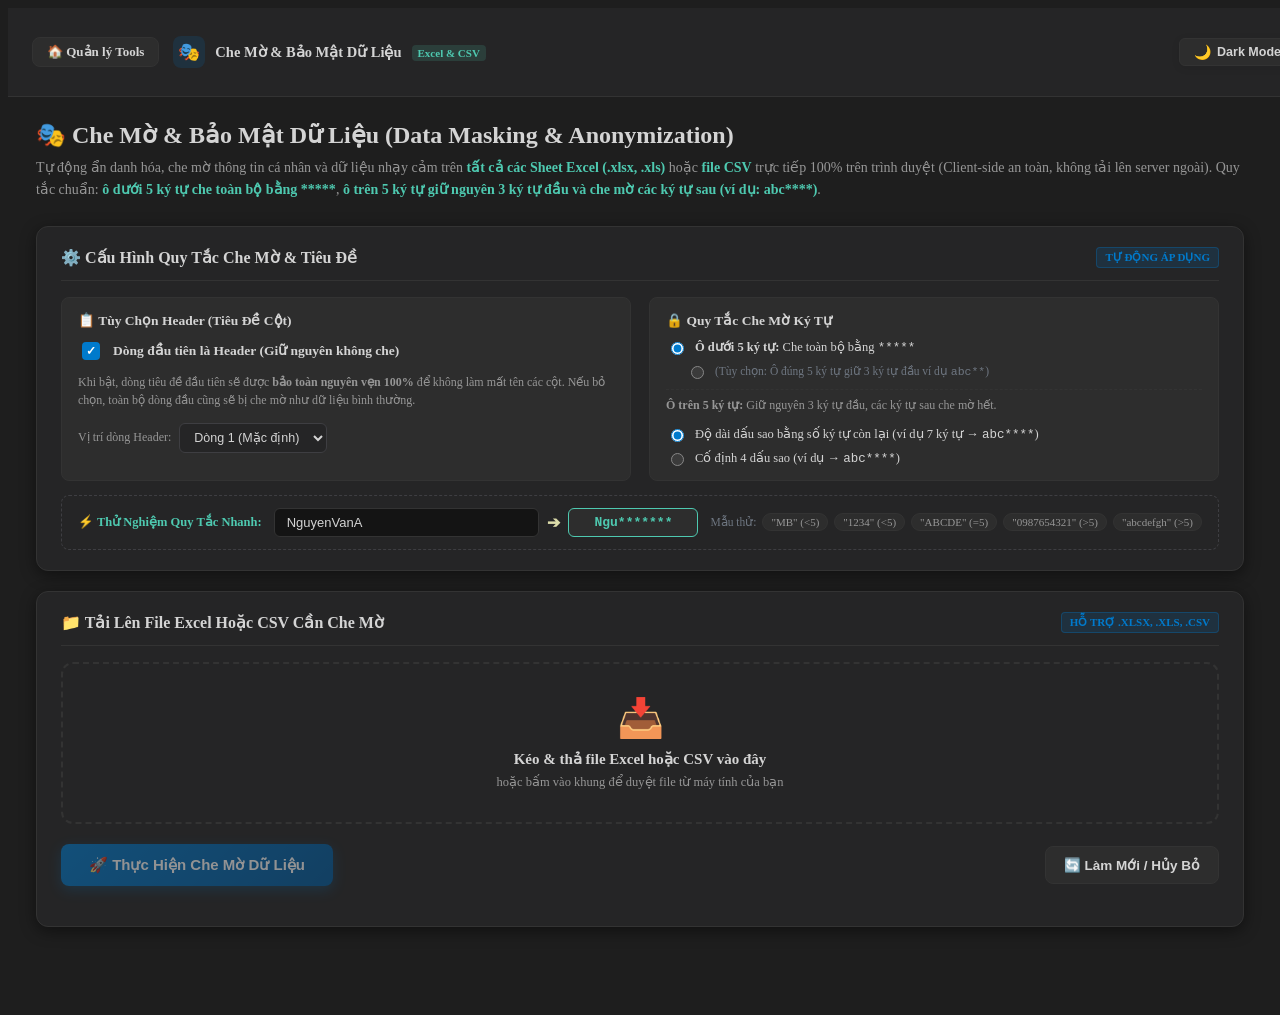
<file: data_masker.html>
<!DOCTYPE html>
<html lang="vi">

<head>
  <meta charset="UTF-8">
  <meta name="viewport" content="width=device-width, initial-scale=1.0">
  <title>Che Mờ & Bảo Mật Dữ Liệu (Excel & CSV) - Data Tool Hub</title>

  <!-- CSS Giao Diện Che Mờ & Theme MB Bank -->
  <link rel="stylesheet" href="css/data-masker.css">
  <link rel="stylesheet" href="css/theme.css">

  <!-- Thư viện SheetJS -->
  <script src="js/xlsx.full.min.js"></script>
  <script>
    if (typeof XLSX === 'undefined') {
      document.write('<script src="https://cdnjs.cloudflare.com/ajax/libs/xlsx/0.18.5/xlsx.full.min.js"><\/script>');
    }
  </script>

  <!-- Dữ liệu JSON & JSON Storage Engine -->
  <script src="data/storage.js"></script>
  <script src="js/json-storage.js"></script>

  <!-- Khởi tạo Theme sớm -->
  <script src="js/theme.js"></script>
</head>

<body>

  <!-- TOP NAVBAR THỐNG NHẤT HỆ THỐNG -->
  <nav class="hub-navbar" style="display: flex; align-items: center; justify-content: space-between; padding: 12px 24px; background: var(--bg-secondary); border-bottom: 1px solid var(--border-subtle); position: sticky; top: 0; z-index: 100;">
    <div class="nav-left" style="display: flex; align-items: center; gap: 14px;">
      <a href="index.html" class="btn-secondary-action" style="text-decoration: none; font-size: 13px; padding: 6px 14px;" title="Quay lại Màn hình Quản lý Tools">
        🏠 Quản lý Tools
      </a>
      <div style="display: flex; align-items: center; gap: 10px;">
        <div style="width: 32px; height: 32px; border-radius: 8px; background: rgba(0, 122, 204, 0.15); display: flex; align-items: center; justify-content: center; font-size: 18px;">🎭</div>
        <div>
          <span style="font-size: 14.5px; font-weight: 700; color: var(--text-main);">Che Mờ & Bảo Mật Dữ Liệu</span>
          <span style="font-size: 11px; margin-left: 6px; padding: 2px 6px; border-radius: 4px; background: rgba(78, 201, 176, 0.15); color: var(--accent-cyan); font-weight: 600;">Excel &amp; CSV</span>
        </div>
      </div>
    </div>
    <div class="nav-right" style="display: flex; align-items: center; gap: 10px;">
      <button class="btn-theme-toggle" id="themeToggleBtn" title="Chuyển nhanh Giao diện Sáng / Tối" style="background: var(--bg-tertiary); border: 1px solid var(--border-subtle); color: var(--text-main); padding: 6px 14px; border-radius: 6px; cursor: pointer; display: flex; align-items: center; gap: 6px; font-size: 12.5px; font-weight: 600;">
        <span class="theme-icon">🌙</span>
        <span class="theme-text">Dark Mode</span>
      </button>
    </div>
  </nav>

  <!-- MAIN CONTAINER -->
  <main class="masker-container">

    <!-- HERO HEADER -->
    <header class="masker-header">
      <h1>🎭 Che Mờ & Bảo Mật Dữ Liệu (Data Masking & Anonymization)</h1>
      <p>
        Tự động ẩn danh hóa, che mờ thông tin cá nhân và dữ liệu nhạy cảm trên <b>tất cả các Sheet Excel (.xlsx, .xls)</b> hoặc <b>file CSV</b> trực tiếp 100% trên trình duyệt (Client-side an toàn, không tải lên server ngoài). 
        Quy tắc chuẩn: <b>ô dưới 5 ký tự che toàn bộ bằng *****</b>, <b>ô trên 5 ký tự giữ nguyên 3 ký tự đầu và che mờ các ký tự sau (ví dụ: abc****)</b>.
      </p>
    </header>

    <!-- SECTION 1: CẤU HÌNH QUY TẮC & TÙY CHỌN (OPTIONS CARD) -->
    <section class="card-section">
      <div class="section-title-row">
        <h2 class="section-title">
          <span>⚙️ Cấu Hình Quy Tắc Che Mờ &amp; Tiêu Đề</span>
        </h2>
        <span class="section-badge">Tự Động Áp Dụng</span>
      </div>

      <div class="options-grid">

        <!-- BOX 1: TÙY CHỌN DÒNG TIÊU ĐỀ (HEADER) -->
        <div class="option-box">
          <div class="option-box-header">
            <span class="option-box-title">📋 Tùy Chọn Header (Tiêu Đề Cột)</span>
          </div>
          <label class="custom-checkbox-label">
            <input type="checkbox" id="chkHasHeader" checked />
            <span>Dòng đầu tiên là Header (Giữ nguyên không che)</span>
          </label>
          <p class="option-desc">
            Khi bật, dòng tiêu đề đầu tiên sẽ được <b>bảo toàn nguyên vẹn 100%</b> để không làm mất tên các cột. Nếu bỏ chọn, toàn bộ dòng đầu cũng sẽ bị che mờ như dữ liệu bình thường.
          </p>
          <div style="display: flex; align-items: center; gap: 8px; margin-top: 4px;">
            <span style="font-size: 12px; color: var(--text-muted);">Vị trí dòng Header:</span>
            <select class="masker-select" id="selectHeaderRow">
              <option value="0" selected>Dòng 1 (Mặc định)</option>
              <option value="1">Dòng 2</option>
              <option value="2">Dòng 3</option>
            </select>
          </div>
        </div>

        <!-- BOX 2: QUY TẮC CHE MỜ DỮ LIỆU -->
        <div class="option-box">
          <div class="option-box-header">
            <span class="option-box-title">🔒 Quy Tắc Che Mờ Ký Tự</span>
          </div>
          <div class="radio-group">
            <label class="radio-item">
              <input type="radio" name="fiveCharsRule" id="radioFiveAll" checked />
              <span><b>Ô dưới 5 ký tự:</b> Che toàn bộ bằng <code>*****</code></span>
            </label>
            <label class="radio-item" style="margin-left: 20px; font-size: 11.5px; color: var(--text-dim);">
              <input type="radio" name="fiveCharsRule" id="radioFiveKeep3" />
              <span>(Tùy chọn: Ô đúng 5 ký tự giữ 3 ký tự đầu ví dụ <code>abc**</code>)</span>
            </label>
          </div>
          <p class="option-desc" style="border-top: 1px dashed var(--border-subtle); padding-top: 6px;">
            <b>Ô trên 5 ký tự:</b> Giữ nguyên 3 ký tự đầu, các ký tự sau che mờ hết.
          </p>
          <div class="radio-group" style="margin-top: 2px;">
            <label class="radio-item">
              <input type="radio" name="starPadding" id="radioStarExact" checked />
              <span>Độ dài dấu sao bằng số ký tự còn lại (ví dụ 7 ký tự → <code>abc****</code>)</span>
            </label>
            <label class="radio-item">
              <input type="radio" name="starPadding" id="radioStarFixed4" />
              <span>Cố định 4 dấu sao (ví dụ → <code>abc****</code>)</span>
            </label>
          </div>
        </div>

      </div>

      <!-- PLAYGROUND TEST NHANH QUY TẮC -->
      <div class="playground-box">
        <span class="playground-label">⚡ Thử Nghiệm Quy Tắc Nhanh:</span>
        <div class="playground-input-wrap">
          <input type="text" class="playground-input" id="playgroundInput" placeholder="Nhập chữ hoặc số để test..." value="NguyenVanA" />
          <span class="playground-arrow">➔</span>
          <div class="playground-result" id="playgroundResult">Ngu******</div>
        </div>
        <div class="sample-pills">
          <span style="font-size: 11.5px; color: var(--text-dim);">Mẫu thử:</span>
          <span class="sample-pill" data-val="MB">"MB" (&lt;5)</span>
          <span class="sample-pill" data-val="1234">"1234" (&lt;5)</span>
          <span class="sample-pill" data-val="ABCDE">"ABCDE" (=5)</span>
          <span class="sample-pill" data-val="0987654321">"0987654321" (&gt;5)</span>
          <span class="sample-pill" data-val="abcdefgh">"abcdefgh" (&gt;5)</span>
        </div>
      </div>
    </section>

    <!-- SECTION 2: TẢI FILE EXCEL HOẶC CSV (UPLOAD SECTION) -->
    <section class="card-section">
      <div class="section-title-row">
        <h2 class="section-title">
          <span>📁 Tải Lên File Excel Hoặc CSV Cần Che Mờ</span>
        </h2>
        <span class="section-badge">Hỗ Trợ .XLSX, .XLS, .CSV</span>
      </div>

      <!-- DROPZONE -->
      <div class="dropzone-wrapper" id="dropzone">
        <div class="dropzone-icon">📥</div>
        <div class="dropzone-title">Kéo &amp; thả file Excel hoặc CSV vào đây</div>
        <div class="dropzone-subtitle">hoặc bấm vào khung để duyệt file từ máy tính của bạn</div>
      </div>
      <input type="file" id="fileInput" accept=".xlsx, .xls, .csv" style="display: none;" />

      <!-- FILE INFO BAR -->
      <div class="file-info-bar" id="fileInfoBar" style="display: none;">
        <div class="file-info-left">
          <div class="file-badge-icon">📊</div>
          <div class="file-name-meta">
            <span class="file-name-text" id="fileNameDisplay">data.xlsx</span>
            <span class="file-details-text" id="fileDetailsDisplay">Dung lượng: 0 KB | Định dạng: .XLSX</span>
          </div>
        </div>
        <button class="btn-remove-file" id="btnRemoveFile">✕ Đổi file khác</button>
      </div>

      <!-- DANH SÁCH SHEET TRONG FILE EXCEL -->
      <div class="sheet-selection-box" id="sheetSelectionBox" style="display: none;">
        <div class="sheet-selection-header">
          <span class="sheet-selection-title">
            📑 Danh Sách Các Sheet Sẽ Được Che Mờ (Mặc định che tất cả các Sheet):
          </span>
          <button class="btn-secondary-action" id="btnSelectAllSheets" style="padding: 4px 10px; font-size: 11.5px;">
            Chọn tất cả / Bỏ chọn
          </button>
        </div>
        <div class="sheet-chips-container" id="sheetChipsContainer"></div>
      </div>

      <!-- ACTION BUTTONS ROW -->
      <div class="action-buttons-row">
        <button class="btn-mask-execute" id="btnExecuteMask" disabled>
          <span>🚀 Thực Hiện Che Mờ Dữ Liệu</span>
        </button>
        <button class="btn-secondary-action" id="btnReset">
          <span>🔄 Làm Mới / Hủy Bỏ</span>
        </button>
      </div>
    </section>

    <!-- SECTION 3: THỐNG KÊ KẾT QUẢ (STATS BAR) -->
    <section class="stats-summary-grid" id="statsGrid" style="display: none;">
      <div class="stat-metric-card">
        <div class="stat-metric-icon">📑</div>
        <div class="stat-metric-info">
          <span class="stat-metric-number" id="statSheets">0</span>
          <span class="stat-metric-label">Sheet đã xử lý</span>
        </div>
      </div>
      <div class="stat-metric-card">
        <div class="stat-metric-icon">🔢</div>
        <div class="stat-metric-info">
          <span class="stat-metric-number" id="statRows">0</span>
          <span class="stat-metric-label">Tổng số dòng dữ liệu</span>
        </div>
      </div>
      <div class="stat-metric-card">
        <div class="stat-metric-icon">🧩</div>
        <div class="stat-metric-info">
          <span class="stat-metric-number" id="statCells">0</span>
          <span class="stat-metric-label">Tổng số ô dữ liệu</span>
        </div>
      </div>
      <div class="stat-metric-card">
        <div class="stat-metric-icon">🔒</div>
        <div class="stat-metric-info">
          <span class="stat-metric-number" id="statMasked">0</span>
          <span class="stat-metric-label">Số ô đã được che mờ</span>
        </div>
      </div>
      <div class="stat-metric-card">
        <div class="stat-metric-icon">📊</div>
        <div class="stat-metric-info">
          <span class="stat-metric-number" id="statRatio">0%</span>
          <span class="stat-metric-label">Tỷ lệ che mờ an toàn</span>
        </div>
      </div>
      <div class="stat-metric-card">
        <div class="stat-metric-icon">⏱️</div>
        <div class="stat-metric-info">
          <span class="stat-metric-number" id="statTime">0ms</span>
          <span class="stat-metric-label">Thời gian thực thi</span>
        </div>
      </div>
    </section>

    <!-- SECTION 4: BẢNG XEM TRƯỚC DỮ LIỆU (PREVIEW CARD) -->
    <section class="preview-card" id="previewCard" style="display: none;">
      <!-- TOOLBAR XEM TRƯỚC -->
      <div class="preview-toolbar">
        <div style="display: flex; align-items: center; gap: 12px; flex-wrap: wrap;">
          <div class="view-tabs">
            <button class="view-tab-btn active" id="tabMasked">🔒 Bảng Đã Che Mờ (Masked)</button>
            <button class="view-tab-btn" id="tabOriginal">📄 Bảng Gốc Ban Đầu (Original)</button>
          </div>
          <span style="font-size: 12px; color: var(--text-dim);">(Các ô màu xanh ngọc là ô đã được che mờ thành công)</span>
        </div>

        <div style="display: flex; align-items: center; gap: 10px;">
          <input type="text" class="preview-search-input" id="previewSearchInput" placeholder="🔍 Tìm kiếm trong bảng..." />
        </div>
      </div>

      <!-- TABS CHUYỂN SHEET (NẾU CÓ NHIỀU SHEET) -->
      <div class="sheet-tabs-bar" id="sheetTabsBar"></div>

      <!-- KHUNG BẢNG SCROLLABLE -->
      <div class="table-scroll-container" id="tableScrollContainer">
        <table class="data-table">
          <thead id="tableHead"></thead>
          <tbody id="tableBody"></tbody>
        </table>
      </div>

      <!-- THANH PHÂN TRANG -->
      <div class="table-pagination-bar">
        <span id="paginationInfo">Hiển thị 0 - 0 của 0 dòng</span>
        <div style="display: flex; align-items: center; gap: 8px;">
          <button class="pagination-btn" id="btnPrevPage" disabled>◀ Trang trước</button>
          <button class="pagination-btn" id="btnNextPage" disabled>Trang sau ▶</button>
          <select class="masker-select" id="selectPageSize" style="margin-left: 8px;">
            <option value="15">15 dòng / trang</option>
            <option value="25" selected>25 dòng / trang</option>
            <option value="50">50 dòng / trang</option>
            <option value="100">100 dòng / trang</option>
          </select>
        </div>
      </div>
    </section>

    <!-- SECTION 5: XUẤT FILE ĐÃ CHE MỜ (EXPORT SECTION) -->
    <section class="export-card" id="exportCard" style="display: none;">
      <div class="export-info">
        <span class="export-title">💾 Xuất File Đã Che Mờ Hoàn Chỉnh</span>
        <span class="export-desc">Bảo toàn toàn bộ các sheet, định dạng và tên cột tiêu đề ban đầu. Dữ liệu nhạy cảm đã được che mờ an toàn.</span>
      </div>
      <div class="export-buttons-group">
        <button class="btn-export-excel" id="btnExportExcel" disabled>
          <span>📊 Tải File Excel (.xlsx) Toàn Bộ Sheet</span>
        </button>
        <button class="btn-export-csv" id="btnExportCsv" disabled>
          <span>📄 Tải File CSV (.csv) Sheet Hiện Tại</span>
        </button>
        <button class="btn-copy-clipboard" id="btnCopyClipboard" disabled>
          <span>📋 Sao Chép Bảng Đã Che (Clipboard)</span>
        </button>
      </div>
    </section>

  </main>

  <!-- TOAST NOTIFICATION -->
  <div class="masker-toast" id="maskerToast"></div>

  <!-- SCRIPT ENGINE CHO CÔNG CỤ -->
  <script src="js/data-masker.js"></script>
</body>

</html>
</file>
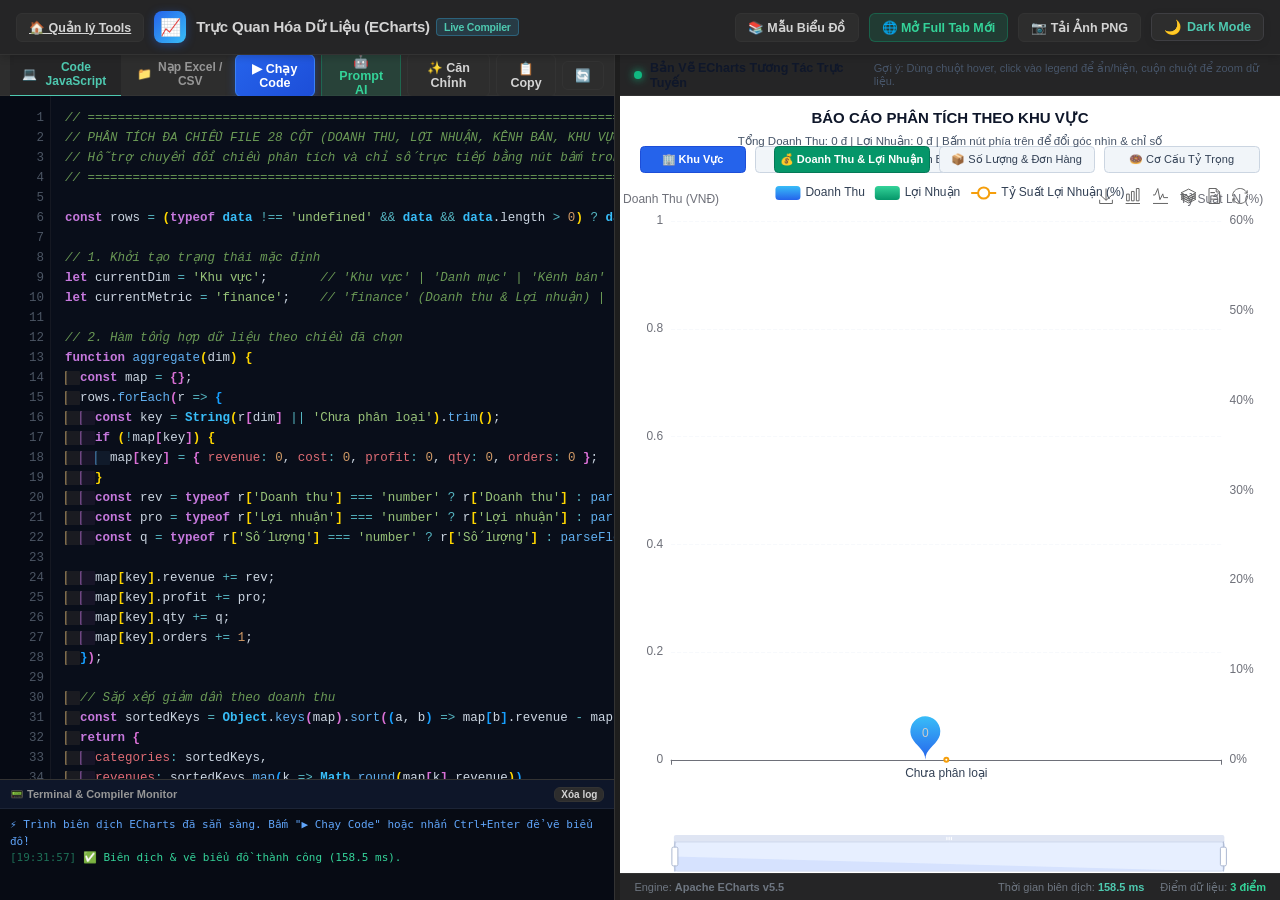
<file: echarts_visualizer.html>
<!DOCTYPE html>
<html lang="vi">

<head>
  <meta charset="UTF-8">
  <meta name="viewport" content="width=device-width, initial-scale=1.0">
  <title>Trực Quan Hóa Dữ Liệu Bằng ECharts - Live Compiler</title>

  <!-- Theme CSS & Reset -->
  <link rel="stylesheet" href="css/theme.css">
  <link rel="stylesheet" href="css/echarts-visualizer.css">

  <!-- Dữ liệu JSON & JSON Storage Engine -->
  <script src="data/storage.js"></script>
  <script src="js/json-storage.js"></script>

  <!-- Khởi tạo Theme sớm -->
  <script src="js/theme.js"></script>

  <!-- Thư viện ECharts (Offline + CDN Fallback) -->
  <script src="js/echarts.min.js"></script>
  <script>
    if (typeof echarts === 'undefined') {
      document.write('<script src="https://cdn.jsdelivr.net/npm/echarts@5.5.0/dist/echarts.min.js"><\/script>');
    }
  </script>

  <!-- Thư viện SheetJS để nạp file Excel/CSV -->
  <script src="js/xlsx.full.min.js"></script>
  <script>
    if (typeof XLSX === 'undefined') {
      document.write('<script src="https://cdnjs.cloudflare.com/ajax/libs/xlsx/0.18.5/xlsx.full.min.js"><\/script>');
    }
  </script>
</head>

<body>

  <!-- ====================================================================
       TOP NAVBAR
       ==================================================================== -->
  <nav class="viz-navbar">
    <div class="viz-nav-left">
      <a href="index.html" class="btn-viz" title="Quay lại Màn hình Quản lý Tools">
        🏠 Quản lý Tools
      </a>
      <div class="viz-brand">
        <div class="viz-brand-logo">📈</div>
        <div class="viz-title">
          <span>Trực Quan Hóa Dữ Liệu (ECharts)</span>
          <span class="viz-badge">Live Compiler</span>
        </div>
      </div>
    </div>

    <div class="viz-nav-right">
      <button class="btn-viz" id="btnOpenPresets" title="Chọn biểu đồ mẫu trong thư viện">
        📚 Mẫu Biểu Đồ
      </button>
      <button class="btn-viz btn-viz-accent" id="btnOpenFullPage" title="Xuất và mở biểu đồ trong tab mới toàn màn hình (Full page view)">
        🌐 Mở Full Tab Mới
      </button>
      <button class="btn-viz" id="btnExportPng" title="Xuất ảnh biểu đồ độ phân giải cao">
        📷 Tải Ảnh PNG
      </button>
      <button class="btn-viz btn-theme-toggle" id="vizThemeToggle" title="Chuyển nhanh Giao diện Sáng / Tối">
        <span class="theme-icon">🌙</span>
        <span class="theme-text">Dark Mode</span>
      </button>
    </div>
  </nav>

  <!-- ====================================================================
       KHÔNG GIAN LÀM VIỆC CHÍNH (SPLIT SCREEN)
       ==================================================================== -->
  <main class="viz-workspace">

    <!-- CỘT TRÁI: EDITOR VÀ DỮ LIỆU ĐẦU VÀO -->
    <aside class="viz-editor-panel">
      <!-- Tabs Bar -->
      <div class="viz-tabs-bar">
        <div class="viz-tabs">
          <button class="viz-tab-btn active" data-tab="tabCode">
            <span>💻</span> Code JavaScript
          </button>
          <button class="viz-tab-btn" data-tab="tabData">
            <span>📁</span> Nạp Excel / CSV
          </button>
        </div>
        <div class="viz-tab-tools">
          <button class="btn-viz btn-viz-primary" id="btnRunCode" title="Phím tắt: Ctrl + Enter">
            ▶ Chạy Code
          </button>
          <button class="btn-viz btn-viz-accent" id="btnOpenAiPrompt" title="Tạo System Prompt chặt chẽ cho AI (ChatGPT/Gemini/Claude) viết code ECharts">
            🤖 Prompt AI
          </button>
          <button class="btn-viz" id="btnFormatCode" title="Căn chỉnh thụt lề code tự động (Phím tắt: Shift + Alt + F)">
            ✨ Căn Chỉnh
          </button>
          <button class="btn-viz" id="btnCopyCode" title="Sao chép toàn bộ code">
            📋 Copy
          </button>
          <button class="btn-viz" id="btnResetCode" title="Khôi phục code mẫu ban đầu">
            🔄
          </button>
        </div>
      </div>

      <!-- TAB 1: CODE EDITOR -->
      <div class="viz-tab-content active" id="tabCode">
        <div class="viz-code-wrapper" id="vizCodeContainer">
          <div class="viz-line-numbers" id="vizLineNumbers">1</div>
          <div class="viz-code-editor-layer">
            <pre class="viz-code-highlight" id="vizCodeHighlight" aria-hidden="true"><code id="vizCodeHighlightContent"></code></pre>
            <textarea class="viz-code-textarea" id="vizCodeEditor" spellcheck="false"
              placeholder="// Viết code JavaScript cấu hình Apache ECharts tại đây...&#10;// Biến 'data' đã có sẵn chứa toàn bộ dữ liệu file bạn đẩy lên!&#10;// Trả về object 'return option;' hoặc gọi 'myChart.setOption(option);'"></textarea>
          </div>
        </div>

        <!-- Terminal Console Logger -->
        <div class="viz-console-panel">
          <div class="viz-console-header">
            <span>📟 Terminal &amp; Compiler Monitor</span>
            <button class="btn-viz" id="btnClearConsole" style="padding: 1px 6px; font-size: 10px;">Xóa log</button>
          </div>
          <div class="viz-console-body" id="vizConsoleBody">
            <div class="viz-log-info">⚡ Trình biên dịch ECharts đã sẵn sàng. Bấm "▶ Chạy Code" hoặc nhấn Ctrl+Enter để vẽ biểu đồ!</div>
          </div>
        </div>
      </div>

      <!-- TAB 2: NẠP FILE EXCEL / CSV -->
      <div class="viz-tab-content" id="tabData">
        <div class="viz-data-panel">
          <div class="viz-drop-zone" id="vizDropZone">
            <div style="font-size: 28px; margin-bottom: 6px;">📥</div>
            <div style="font-size: 13px; font-weight: 600; color: var(--text-main);">Kéo thả file Excel (.xlsx, .xls) hoặc .CSV vào đây</div>
            <div style="font-size: 11px; color: var(--text-muted); margin-top: 4px;">hoặc bấm để duyệt file từ máy tính</div>
            <input type="file" id="vizFileInput" accept=".xlsx,.xls,.csv" style="display: none;" />
          </div>

          <div class="viz-data-meta" id="vizDataMeta">
            Chưa có file nào được nạp. Bạn có thể kéo thả file Excel/CSV vào đây. Khi nạp xong, bạn chỉ cần gọi trực tiếp biến <code>data</code> trong code JavaScript để xử lý và vẽ biểu đồ ngay lập tức!
          </div>

          <button class="btn-viz btn-viz-primary" id="btnAutoPlotData" style="display: none; width: 100%; justify-content: center; padding: 8px 14px; font-size: 12px;">
            ⚡ Tự Động Chèn Code Vẽ Biểu Đồ Từ Biến "data"
          </button>

          <div style="font-size: 12px; font-weight: 600; color: var(--accent-cyan); display: flex; align-items: center; gap: 5px;">
            <span>👀</span> Bảng xem trước dữ liệu (5 dòng đầu):
          </div>

          <div class="viz-preview-table-wrapper" id="vizPreviewTableContainer">
            <div style="padding: 20px; text-align: center; color: var(--text-dim); font-size: 11px;">
              Chưa có dữ liệu để hiển thị
            </div>
          </div>
        </div>
      </div>
    </aside>

    <!-- THANH KÉO GIÃN KÍCH THƯỚC (RESIZER) -->
    <div class="viz-resizer" id="vizResizer" title="Kéo để điều chỉnh độ rộng 2 cột"></div>

    <!-- CỘT PHẢI: KHUNG VẼ BIỂU ĐỒ ECHARTS -->
    <section class="viz-chart-panel">
      <div class="viz-chart-toolbar">
        <div style="font-size: 12.5px; font-weight: 600; display: flex; align-items: center; gap: 8px; color: #0f172a;">
          <span style="display: inline-block; width: 8px; height: 8px; border-radius: 50%; background: #10b981; box-shadow: 0 0 8px #10b981;"></span>
          <span>Bản Vẽ ECharts Tương Tác Trực Tuyến</span>
        </div>
        <div style="font-size: 11px; color: #475569;">
          Gợi ý: Dùng chuột hover, click vào legend để ẩn/hiện, cuộn chuột để zoom dữ liệu.
        </div>
      </div>

      <!-- VÙNG RENDER CANVAS -->
      <div class="viz-chart-container">
        <div id="echartsMainCanvas"></div>
      </div>

      <!-- STATUS BAR DƯỚI ĐÁY -->
      <footer class="viz-chart-statusbar">
        <div>
          <span>Engine: <b>Apache ECharts v5.5</b></span>
        </div>
        <div style="display: flex; gap: 16px;">
          <span>Thời gian biên dịch: <b id="renderTime" style="color: var(--accent-cyan);">0 ms</b></span>
          <span>Điểm dữ liệu: <b id="dataCount" style="color: #34d399;">0 điểm</b></span>
        </div>
      </footer>
    </section>

  </main>

  <!-- ====================================================================
       MODAL 1: BỘ SƯU TẬP MẪU BIỂU ĐỒ (PRESETS)
       ==================================================================== -->
  <div class="viz-modal" id="vizPresetModal">
    <div class="viz-modal-content">
      <div class="viz-modal-header">
        <h3><span>📚</span> Thư Viện Mẫu Biểu Đồ ECharts Chuẩn Doanh Nghiệp</h3>
        <button class="btn-viz" id="btnClosePresetModal" style="padding: 2px 8px;">✕</button>
      </div>
      <div class="viz-modal-body">
        <div class="preset-grid" id="vizPresetGrid">
          <!-- Render động từ JS -->
        </div>
      </div>
      <div class="viz-modal-footer">
        <span style="font-size: 11px; color: var(--text-muted); margin-right: auto;">💡 Bấm vào bất kỳ thẻ nào để áp dụng code mẫu ngay lập tức.</span>
      </div>
    </div>
  </div>

  <!-- ====================================================================
       MODAL 2: TRÌNH TẠO PROMPT AI CHUYÊN SÂU CHO NON-CODE / LOW-CODE
       ==================================================================== -->
  <div class="viz-modal" id="vizAiPromptModal">
    <div class="viz-modal-content" style="width: 860px;">
      <div class="viz-modal-header">
        <h3><span>🤖</span> Trình Tạo Prompt AI Cho Apache ECharts (Chuẩn Chặt Chẽ Cho Non-Code / Low-Code)</h3>
        <button class="btn-viz" id="btnCloseAiModal" style="padding: 2px 8px;">✕</button>
      </div>
      <div class="viz-modal-body" style="display: flex; flex-direction: column; gap: 12px;">

        <!-- Ô 1: THÔNG TIN DỮ LIỆU ĐẦU VÀO -->
        <div style="display: flex; flex-direction: column; gap: 5px;">
          <div style="display: flex; justify-content: space-between; align-items: center;">
            <label style="font-size: 12px; font-weight: 700; color: #9cdcfe;">
              1. Dữ liệu đầu vào (Tự động nhận diện file đã nạp):
            </label>
            <span id="aiPromptFileBadge" style="font-size: 11px; color: #34d399; font-weight: 600;">
              Chưa nạp file
            </span>
          </div>
          <div id="aiPromptColsBadge" style="font-size: 11px; color: #94a3b8; background: #070b14; border: 1px solid rgba(255,255,255,0.08); padding: 6px 10px; border-radius: 4px; max-height: 55px; overflow-y: auto;">
            Danh sách cột sẽ tự động xuất hiện ở đây khi nạp file...
          </div>
          <textarea id="aiInputDataDesc" style="height: 42px; background: var(--bg-tertiary); border: 1px solid var(--border-subtle); border-radius: 5px; color: var(--text-main); padding: 6px 10px; font-size: 11.5px; resize: vertical;"
            placeholder="Ghi chú thêm về dữ liệu nếu cần (tùy chọn): ví dụ cột 'Doanh thu' là số tiền VNĐ, cột 'Trạng thái đơn' có các giá trị Hoàn tất, Hủy..."></textarea>
        </div>

        <!-- Ô 2: NGHIỆP VỤ XỬ LÝ (CHỈ CẦN MÔ TẢ NGẮN GỌN) -->
        <div style="display: flex; flex-direction: column; gap: 5px;">
          <label style="font-size: 12px; font-weight: 700; color: #ce9178;">
            2. Yêu cầu xử lý nghiệp vụ &amp; Gom nhóm dữ liệu (Mô tả ngắn gọn bằng lời):
          </label>
          <textarea id="aiBusinessLogic" style="height: 65px; background: var(--bg-tertiary); border: 1px solid var(--border-subtle); border-radius: 5px; color: var(--text-main); padding: 6px 10px; font-size: 11.5px; resize: vertical;"
            placeholder="Ví dụ cụ thể:&#10;- Gom nhóm theo cột 'Khu vực' và tính tổng 'Doanh thu', tổng 'Lợi nhuận'&#10;- Lọc bỏ các đơn có 'Trạng thái đơn' là 'Đã hủy'&#10;- Tính tỷ suất lợi nhuận Margin % = (Lợi nhuận / Doanh thu) * 100"></textarea>
        </div>

        <!-- Ô 3: KIỂU BIỂU ĐỒ & KẾT QUẢ ĐẦU RA MONG MUỐN -->
        <div style="display: flex; flex-direction: column; gap: 5px;">
          <label style="font-size: 12px; font-weight: 700; color: #dcdcaa;">
            3. Kiểu biểu đồ &amp; Kết quả đầu ra mong muốn:
          </label>
          <div style="display: flex; gap: 6px; flex-wrap: wrap; margin-bottom: 2px;">
            <button type="button" class="btn-picker-action ai-type-chip" data-type="Biểu đồ cột đôi dải màu Gradient so sánh Doanh thu và Lợi nhuận">📊 Cột Gradient</button>
            <button type="button" class="btn-picker-action ai-type-chip" data-type="Biểu đồ đường xu hướng Smooth Area có vùng phủ gradient mềm mại">📈 Đường Xu Hướng</button>
            <button type="button" class="btn-picker-action ai-type-chip" data-type="Biểu đồ bánh Donut tỷ trọng % có góc bo mềm mại">🍩 Bánh Donut %</button>
            <button type="button" class="btn-picker-action ai-type-chip" data-type="Biểu đồ hỗn hợp Cột (Doanh thu) và Đường (Tỷ suất lợi nhuận %) 2 trục Y">📶 Cột &amp; Đường Đôi</button>
            <button type="button" class="btn-picker-action ai-type-chip" data-type="Biểu đồ tương tác đa chiều có nút bấm chuyển đổi Khu Vực / Danh Mục / Kênh Bán">🎛️ Dashboard Đa Nút</button>
            <button type="button" class="btn-picker-action ai-type-chip" data-type="Biểu đồ có hiệu ứng click tương tác, click vào phần tử để kích hoạt xử lý sự kiện myChart.on('click') hoặc drill-down, code có chú thích comment đầy đủ từng bước">🎯 Click Tương Tác &amp; Sự Kiện</button>
          </div>
          <textarea id="aiExpectedOutput" style="height: 45px; background: var(--bg-tertiary); border: 1px solid var(--border-subtle); border-radius: 5px; color: var(--text-main); padding: 6px 10px; font-size: 11.5px; resize: vertical;"
            placeholder="Ví dụ: Xuất biểu đồ có tiêu đề rõ ràng, đơn vị tiền VNĐ, tooltip chi tiết, toolbox tải ảnh, nền trắng, màu sắc xanh dương và xanh lá hiện đại..."></textarea>
        </div>

        <div style="display: flex; justify-content: flex-end;">
          <button class="btn-viz btn-viz-primary" id="btnGenerateAiPrompt" style="padding: 6px 16px;">
            ⚡ Sinh System Prompt Chặt Chẽ Cho AI
          </button>
        </div>

        <!-- Ô 4: PROMPT HOÀN CHỈNH -->
        <div style="display: flex; flex-direction: column; gap: 5px;">
          <label style="font-size: 12px; font-weight: 700; color: #4ec9b0;">
            4. System Prompt hoàn chỉnh (Copy gửi ChatGPT, Gemini, Claude, DeepSeek):
          </label>
          <textarea id="aiPromptOutput" readonly spellcheck="false"
            style="height: 155px; background: #070b14; border: 1px solid var(--border-subtle); border-radius: 5px; color: #9cdcfe; font-family: Consolas, monospace; font-size: 11px; padding: 10px; resize: vertical;"></textarea>
        </div>
      </div>
      <div class="viz-modal-footer">
        <span style="font-size: 11px; color: var(--text-muted); margin-right: auto;">💡 Prompt đã được tối ưu ràng buộc code 100% chạy không lỗi trên runtime của ECharts Studio.</span>
        <button class="btn-viz btn-viz-primary" id="btnCopyAiPrompt">
          📋 Copy Prompt Vào Clipboard
        </button>
      </div>
    </div>
  </div>

  <!-- SCRIPT CONTROLLER CHÍNH -->
  <script src="js/echarts-visualizer.js"></script>

</body>

</html>
</file>
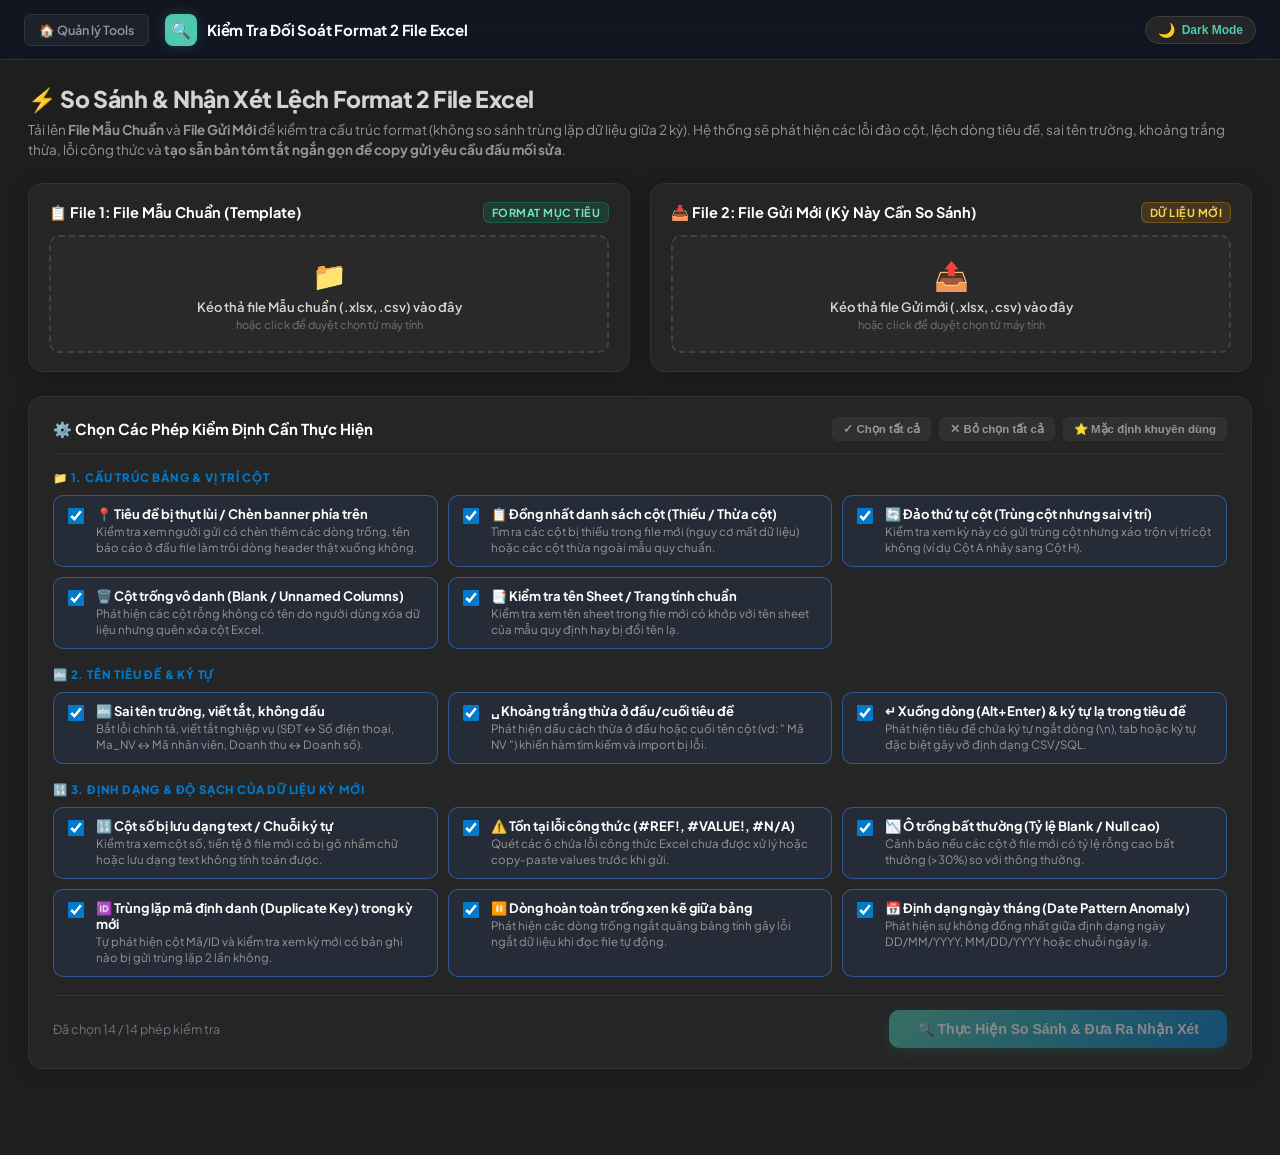
<file: excel_matcher.html>
<!DOCTYPE html>
<html lang="vi">

<head>
  <meta charset="UTF-8">
  <meta name="viewport" content="width=device-width, initial-scale=1.0">
  <title>So Sánh & Nhận Xét Lệch Format Excel - Data Tool</title>

  <!-- CSS Giao Diện Matcher & Theme MB Bank -->
  <link rel="stylesheet" href="css/excel-matcher.css">
  <link rel="stylesheet" href="css/theme.css">

  <!-- Thư viện SheetJS -->
  <script src="js/xlsx.full.min.js"></script>
  <script>
    if (typeof XLSX === 'undefined') {
      document.write('<script src="https://cdnjs.cloudflare.com/ajax/libs/xlsx/0.18.5/xlsx.full.min.js"><\/script>');
    }
  </script>

  <!-- Dữ liệu JSON & JSON Storage Engine -->
  <script src="data/storage.js"></script>
  <script src="js/json-storage.js"></script>

  <!-- Khởi tạo Theme sớm -->
  <script src="js/theme.js"></script>
</head>

<body>

  <!-- TOP NAVBAR -->
  <nav class="top-navbar">
    <div class="nav-left">
      <a href="index.html" class="btn-nav-back" title="Quay lại Màn hình Quản lý Tools">
        🏠 Quản lý Tools
      </a>
      <div class="nav-brand">
        <div class="nav-brand-logo">🔍</div>
        <span class="nav-brand-title">Kiểm Tra Đối Soát Format 2 File Excel</span>
      </div>
    </div>
    <div class="nav-right" style="display: flex; align-items: center; gap: 10px;">
      <button class="btn-theme-toggle" id="themeToggleBtn" title="Chuyển nhanh Giao diện Sáng / Tối">
        <span class="theme-icon">🌙</span>
        <span class="theme-text">Dark Mode</span>
      </button>
    </div>
  </nav>

  <!-- MAIN CONTAINER -->
  <main class="matcher-container">

    <!-- HERO HEADER -->
    <header class="matcher-header">
      <h1>⚡ So Sánh & Nhận Xét Lệch Format 2 File Excel</h1>
      <p>
        Tải lên <b>File Mẫu Chuẩn</b> và <b>File Gửi Mới</b> để kiểm tra cấu trúc format (không so sánh trùng lặp dữ liệu giữa 2 kỳ). Hệ thống sẽ phát hiện các lỗi đảo cột, lệch dòng tiêu đề, sai tên trường, khoảng trắng thừa, lỗi công thức và <b>tạo sẵn bản tóm tắt ngắn gọn để copy gửi yêu cầu đầu mối sửa</b>.
      </p>
    </header>

    <!-- DUAL UPLOAD SECTION -->
    <section class="upload-grid">

      <!-- KHỐI 1: FILE MẪU CHUẨN (TEMPLATE) -->
      <div class="upload-card" id="cardTemplate">
        <div class="upload-card-header">
          <div class="upload-card-title">
            <span>📋 File 1: File Mẫu Chuẩn (Template)</span>
          </div>
          <span class="upload-tag template">Format Mục Tiêu</span>
        </div>

        <!-- Dropzone nạp file mẫu -->
        <div class="dropzone" id="tplDropzone">
          <div class="dropzone-icon">📁</div>
          <div class="dropzone-text">Kéo thả file Mẫu chuẩn (.xlsx, .csv) vào đây</div>
          <div class="dropzone-sub">hoặc click để duyệt chọn từ máy tính</div>
        </div>
        <input type="file" id="tplFileInput" accept=".xlsx, .xls, .csv" style="display: none;" />

        <!-- Thông tin file mẫu sau khi nạp -->
        <div class="file-meta-box" id="tplMetaBox">
          <div class="file-meta-top">
            <span class="file-name-display" id="tplFileName">template.xlsx</span>
            <button class="btn-remove-file" id="tplBtnRemove" title="Đổi file khác">✕ Đổi file</button>
          </div>
          <div class="file-controls-row">
            <label>Sheet:
              <select class="select-control" id="tplSheetSelect"></select>
            </label>
            <label>Dòng tiêu đề:
              <select class="select-control" id="tplHeaderRowSelect"></select>
            </label>
          </div>
          <div class="stat-pills-row" id="tplStats"></div>
        </div>
      </div>

      <!-- KHỐI 2: FILE GỬI MỚI (INCOMING / RAW SUBMISSION) -->
      <div class="upload-card" id="cardRaw">
        <div class="upload-card-header">
          <div class="upload-card-title">
            <span>📥 File 2: File Gửi Mới (Kỳ Này Cần So Sánh)</span>
          </div>
          <span class="upload-tag raw">Dữ Liệu Mới</span>
        </div>

        <!-- Dropzone nạp file mới -->
        <div class="dropzone" id="rawDropzone">
          <div class="dropzone-icon">📤</div>
          <div class="dropzone-text">Kéo thả file Gửi mới (.xlsx, .csv) vào đây</div>
          <div class="dropzone-sub">hoặc click để duyệt chọn từ máy tính</div>
        </div>
        <input type="file" id="rawFileInput" accept=".xlsx, .xls, .csv" style="display: none;" />

        <!-- Thông tin file mới sau khi nạp -->
        <div class="file-meta-box" id="rawMetaBox">
          <div class="file-meta-top">
            <span class="file-name-display" id="rawFileName">submission.xlsx</span>
            <button class="btn-remove-file" id="rawBtnRemove" title="Đổi file khác">✕ Đổi file</button>
          </div>
          <div class="file-controls-row">
            <label>Sheet:
              <select class="select-control" id="rawSheetSelect"></select>
            </label>
            <label>Dòng tiêu đề:
              <select class="select-control" id="rawHeaderRowSelect"></select>
            </label>
          </div>
          <div class="stat-pills-row" id="rawStats"></div>
        </div>
      </div>

    </section>

    <!-- CẤU HÌNH CÁC PHÉP KIỂM TRA MẪU (CHECKLIST PHÂN NHÓM) -->
    <section class="checks-config-card">
      <div class="checks-header">
        <div class="checks-title">
          <span>⚙️ Chọn Các Phép Kiểm Định Cần Thực Hiện</span>
        </div>
        <div class="checks-quick-actions">
          <button class="btn-check-preset" id="btnSelectAllChecks">✓ Chọn tất cả</button>
          <button class="btn-check-preset" id="btnDeselectAllChecks">✕ Bỏ chọn tất cả</button>
          <button class="btn-check-preset" id="btnDefaultChecks">⭐ Mặc định khuyên dùng</button>
        </div>
      </div>

      <!-- NHÓM 1: CẤU TRÚC BẢNG & DÒNG TIÊU ĐỀ -->
      <div class="checks-category-group">
        <div class="checks-group-label">📁 1. Cấu Trúc Bảng & Vị Trí Cột</div>
        <div class="checks-grid">
          <!-- Phép 1: Lệch dòng tiêu đề -->
          <label class="check-item-card checked" for="chkHeaderOffset">
            <input type="checkbox" id="chkHeaderOffset" class="check-checkbox" checked />
            <div class="check-content">
              <div class="check-name">📍 Tiêu đề bị thụt lùi / Chèn banner phía trên</div>
              <div class="check-desc">Kiểm tra xem người gửi có chèn thêm các dòng trống, tên báo cáo ở đầu file làm trôi dòng header thật xuống không.</div>
            </div>
          </label>

          <!-- Phép 2: Đồng nhất danh sách cột -->
          <label class="check-item-card checked" for="chkHeaderMatch">
            <input type="checkbox" id="chkHeaderMatch" class="check-checkbox" checked />
            <div class="check-content">
              <div class="check-name">📋 Đồng nhất danh sách cột (Thiếu / Thừa cột)</div>
              <div class="check-desc">Tìm ra các cột bị thiếu trong file mới (nguy cơ mất dữ liệu) hoặc các cột thừa ngoài mẫu quy chuẩn.</div>
            </div>
          </label>

          <!-- Phép 3: Đảo thứ tự cột -->
          <label class="check-item-card checked" for="chkColumnOrder">
            <input type="checkbox" id="chkColumnOrder" class="check-checkbox" checked />
            <div class="check-content">
              <div class="check-name">🔄 Đảo thứ tự cột (Trùng cột nhưng sai vị trí)</div>
              <div class="check-desc">Kiểm tra xem kỳ này có gửi trùng cột nhưng xáo trộn vị trí cột không (ví dụ Cột A nhảy sang Cột H).</div>
            </div>
          </label>

          <!-- Phép 4: Cột trống vô danh -->
          <label class="check-item-card checked" for="chkEmptyCols">
            <input type="checkbox" id="chkEmptyCols" class="check-checkbox" checked />
            <div class="check-content">
              <div class="check-name">🗑️ Cột trống vô danh (Blank / Unnamed Columns)</div>
              <div class="check-desc">Phát hiện các cột rỗng không có tên do người dùng xóa dữ liệu nhưng quên xóa cột Excel.</div>
            </div>
          </label>

          <!-- Phép 5: Tên Sheet -->
          <label class="check-item-card checked" for="chkSheetName">
            <input type="checkbox" id="chkSheetName" class="check-checkbox" checked />
            <div class="check-content">
              <div class="check-name">📑 Kiểm tra tên Sheet / Trang tính chuẩn</div>
              <div class="check-desc">Kiểm tra xem tên sheet trong file mới có khớp với tên sheet của mẫu quy định hay bị đổi tên lạ.</div>
            </div>
          </label>
        </div>
      </div>

      <!-- NHÓM 2: TÊN TIÊU ĐỀ & KÝ TỰ -->
      <div class="checks-category-group">
        <div class="checks-group-label">🔤 2. Tên Tiêu Đề & Ký Tự</div>
        <div class="checks-grid">
          <!-- Phép 6: Sai tên trường / Viết tắt -->
          <label class="check-item-card checked" for="chkFuzzyNames">
            <input type="checkbox" id="chkFuzzyNames" class="check-checkbox" checked />
            <div class="check-content">
              <div class="check-name">🔤 Sai tên trường, viết tắt, không dấu</div>
              <div class="check-desc">Bắt lỗi chính tả, viết tắt nghiệp vụ (SĐT ↔ Số điện thoại, Ma_NV ↔ Mã nhân viên, Doanh thu ↔ Doanh số).</div>
            </div>
          </label>

          <!-- Phép 7: Khoảng trắng thừa ở tiêu đề -->
          <label class="check-item-card checked" for="chkHeaderWhitespace">
            <input type="checkbox" id="chkHeaderWhitespace" class="check-checkbox" checked />
            <div class="check-content">
              <div class="check-name">␣ Khoảng trắng thừa ở đầu/cuối tiêu đề</div>
              <div class="check-desc">Phát hiện dấu cách thừa ở đầu hoặc cuối tên cột (vd: " Mã NV ") khiến hàm tìm kiếm và import bị lỗi.</div>
            </div>
          </label>

          <!-- Phép 8: Xuống dòng trong tiêu đề -->
          <label class="check-item-card checked" for="chkHeaderLineBreaks">
            <input type="checkbox" id="chkHeaderLineBreaks" class="check-checkbox" checked />
            <div class="check-content">
              <div class="check-name">↵ Xuống dòng (Alt+Enter) & ký tự lạ trong tiêu đề</div>
              <div class="check-desc">Phát hiện tiêu đề chứa ký tự ngắt dòng (\n), tab hoặc ký tự đặc biệt gây vỡ định dạng CSV/SQL.</div>
            </div>
          </label>
        </div>
      </div>

      <!-- NHÓM 3: CHẤT LƯỢNG ĐỊNH DẠNG DỮ LIỆU KỲ MỚI -->
      <div class="checks-category-group">
        <div class="checks-group-label">🔢 3. Định Dạng & Độ Sạch Của Dữ Liệu Kỳ Mới</div>
        <div class="checks-grid">
          <!-- Phép 9: Số lưu dạng text -->
          <label class="check-item-card checked" for="chkDataTypes">
            <input type="checkbox" id="chkDataTypes" class="check-checkbox" checked />
            <div class="check-content">
              <div class="check-name">🔢 Cột số bị lưu dạng text / Chuỗi ký tự</div>
              <div class="check-desc">Kiểm tra xem cột số, tiền tệ ở file mới có bị gõ nhầm chữ hoặc lưu dạng text không tính toán được.</div>
            </div>
          </label>

          <!-- Phép 10: Lỗi công thức Excel -->
          <label class="check-item-card checked" for="chkFormulaErrors">
            <input type="checkbox" id="chkFormulaErrors" class="check-checkbox" checked />
            <div class="check-content">
              <div class="check-name">⚠️ Tồn tại lỗi công thức (#REF!, #VALUE!, #N/A)</div>
              <div class="check-desc">Quét các ô chứa lỗi công thức Excel chưa được xử lý hoặc copy-paste values trước khi gửi.</div>
            </div>
          </label>

          <!-- Phép 11: Ô trống bất thường -->
          <label class="check-item-card checked" for="chkNullRate">
            <input type="checkbox" id="chkNullRate" class="check-checkbox" checked />
            <div class="check-content">
              <div class="check-name">📉 Ô trống bất thường (Tỷ lệ Blank / Null cao)</div>
              <div class="check-desc">Cảnh báo nếu các cột ở file mới có tỷ lệ rỗng cao bất thường (>30%) so với thông thường.</div>
            </div>
          </label>

          <!-- Phép 12: Trùng lặp khóa chính -->
          <label class="check-item-card checked" for="chkDuplicateKeys">
            <input type="checkbox" id="chkDuplicateKeys" class="check-checkbox" checked />
            <div class="check-content">
              <div class="check-name">🆔 Trùng lặp mã định danh (Duplicate Key) trong kỳ mới</div>
              <div class="check-desc">Tự phát hiện cột Mã/ID và kiểm tra xem kỳ mới có bản ghi nào bị gửi trùng lặp 2 lần không.</div>
            </div>
          </label>

          <!-- Phép 13: Dòng trống xen kẽ -->
          <label class="check-item-card checked" for="chkInterleavedBlankRows">
            <input type="checkbox" id="chkInterleavedBlankRows" class="check-checkbox" checked />
            <div class="check-content">
              <div class="check-name">⏸️ Dòng hoàn toàn trống xen kẽ giữa bảng</div>
              <div class="check-desc">Phát hiện các dòng trống ngắt quãng bảng tính gây lỗi ngắt dữ liệu khi đọc file tự động.</div>
            </div>
          </label>

          <!-- Phép 14: Định dạng ngày tháng -->
          <label class="check-item-card checked" for="chkDateFormats">
            <input type="checkbox" id="chkDateFormats" class="check-checkbox" checked />
            <div class="check-content">
              <div class="check-name">📅 Định dạng ngày tháng (Date Pattern Anomaly)</div>
              <div class="check-desc">Phát hiện sự không đồng nhất giữa định dạng ngày DD/MM/YYYY, MM/DD/YYYY hoặc chuỗi ngày lạ.</div>
            </div>
          </label>
        </div>
      </div>

      <!-- Nút Thực hiện So sánh -->
      <div class="action-run-bar">
        <span class="checks-summary-counter" id="checksCounter">Đã chọn 14 / 14 phép kiểm tra</span>
        <button class="btn-run-comparison" id="btnRunComparison" disabled>
          <span>🔍 Thực Hiện So Sánh & Đưa Ra Nhận Xét</span>
        </button>
      </div>
    </section>

    <!-- KẾT QUẢ: KHUNG NHẬN XÉT CHI TIẾT, PROMPT COPY & 2 Ô XEM TRƯỚC 2 FILE EXCEL -->
    <section class="results-section" id="resultsSection">

      <!-- KHỐI 1: SYSTEM PROMPT CHUẨN HÓA SCHEMA & YÊU CẦU SỬA (COPY 1-CLICK) -->
      <div class="prompt-feedback-card">
        <div class="prompt-card-header">
          <div>
            <div class="prompt-card-title">
              <span>📋 Danh Sách Hạng Mục Cần Xử Lý (Prompt / Gửi Đầu Mối)</span>
            </div>
            <div class="prompt-card-desc">
              Chỉ rõ trực tiếp những điểm cần xử lý (vị trí dòng, thêm/xóa cột, đảo thứ tự cột, sửa tên trường, định dạng) không rườm rà.
            </div>
          </div>
          <div style="display: flex; align-items: center; gap: 8px;">
            <div class="prompt-mode-tabs">
              <button class="btn-prompt-mode active" id="btnModeSystemPrompt" type="button" title="System Prompt kỹ thuật chặt chẽ cho AI / Script">
                🤖 System Prompt (Cho AI)
              </button>
              <button class="btn-prompt-mode" id="btnModeHumanMsg" type="button" title="Tin nhắn tóm tắt ngắn gọn gửi cho đầu mối">
                ✉️ Tin Nhắn (Đầu Mối)
              </button>
            </div>
            <button class="btn-copy-prompt" id="btnCopyPrompt" title="Copy toàn bộ nội dung prompt vào Clipboard">
              <span>📋 Copy Prompt</span>
            </button>
          </div>
        </div>

        <!-- Khung Textarea cho phép xem và trực tiếp gõ/sửa nếu muốn -->
        <textarea class="prompt-text-box" id="promptTextBox" rows="10" spellcheck="false" placeholder="Đang tạo danh sách hạng mục cần xử lý..."></textarea>
        <div style="display: flex; align-items: center; justify-content: space-between; font-size: 11.5px; color: var(--text-dim); margin-top: 2px;">
          <span>💡 Bạn có thể trực tiếp chỉnh sửa hoặc thêm ghi chú vào khung trên trước khi bấm Copy.</span>
          <span id="promptCharCount">0 ký tự</span>
        </div>
      </div>

      <!-- KHỐI 2: BẢNG NHẬN XÉT CHI TIẾT THEO TỪNG TIÊU CHÍ -->
      <div class="remarks-card">
        <div class="remarks-header">
          <h3>📝 Bảng Nhận Xét Chi Tiết Theo Từng Tiêu Chí</h3>
          <button class="btn-clean-export" id="btnExportCleanExcel" title="Tải file Excel đã được tự động chuẩn hóa về đúng format mẫu">
            📥 Xuất File Đã Chuẩn Hóa Theo Mẫu (.xlsx)
          </button>
        </div>

        <!-- Banner kết luận tổng quan -->
        <div class="executive-summary-banner" id="summaryBanner">
          <div class="summary-banner-icon" id="summaryBannerIcon">ℹ️</div>
          <div class="summary-banner-content">
            <h4 id="summaryBannerTitle">Đang phân tích...</h4>
            <p id="summaryBannerDesc">Vui lòng chờ giây lát...</p>
          </div>
        </div>

        <!-- Danh sách nhận xét theo từng phép so sánh -->
        <div class="remarks-list" id="remarksList">
          <!-- Render từ JavaScript -->
        </div>
      </div>

      <!-- KHỐI 3: 2 Ô HIỂN THỊ 2 FILE EXCEL SONG SONG ĐỂ NGƯỜI DÙNG NHÌN QUA -->
      <div class="preview-comparison-section">
        <div class="preview-section-title">
          <span>👀 Đối Chiếu Trực Quan 2 File Excel (Nhìn Qua Cấu Trúc)</span>
          <span style="font-size: 12px; color: var(--text-dim); font-weight: 500;">
            Cuộn ngang/dọc từng ô để so sánh tiêu đề và dữ liệu thực tế
          </span>
        </div>

        <div class="excel-views-grid">
          <!-- Ô BÊN TRÁI: FILE MẪU CHUẨN -->
          <div class="excel-view-box">
            <div class="excel-view-header">
               <span>📋 File 1: Dữ Liệu Mẫu Chuẩn (Target Format)</span>
               <span class="excel-file-badge" id="tplViewBadge">0 dòng x 0 cột</span>
            </div>
            <div class="excel-table-scroll" id="tplTableScroll">
              <div class="excel-empty-notice">Chưa có dữ liệu File Mẫu</div>
            </div>
          </div>

          <!-- Ô BÊN PHẢI: FILE GỬI MỚI -->
          <div class="excel-view-box">
            <div class="excel-view-header">
               <span>📥 File 2: Dữ Liệu Gửi Mới (Incoming Submission)</span>
               <span class="excel-file-badge" id="rawViewBadge">0 dòng x 0 cột</span>
            </div>
            <div class="excel-table-scroll" id="rawTableScroll">
              <div class="excel-empty-notice">Chưa có dữ liệu File Mới</div>
            </div>
          </div>
        </div>
      </div>

    </section>

  </main>

  <!-- TOAST FEEDBACK CHO COPY -->
  <div class="copy-toast" id="copyToast">
    <span>✓</span>
    <span id="copyToastMsg">Đã copy nội dung prompt vào Clipboard!</span>
  </div>

  <!-- JS ENGINE -->
  <script src="js/excel-matcher.js"></script>

</body>

</html>
</file>
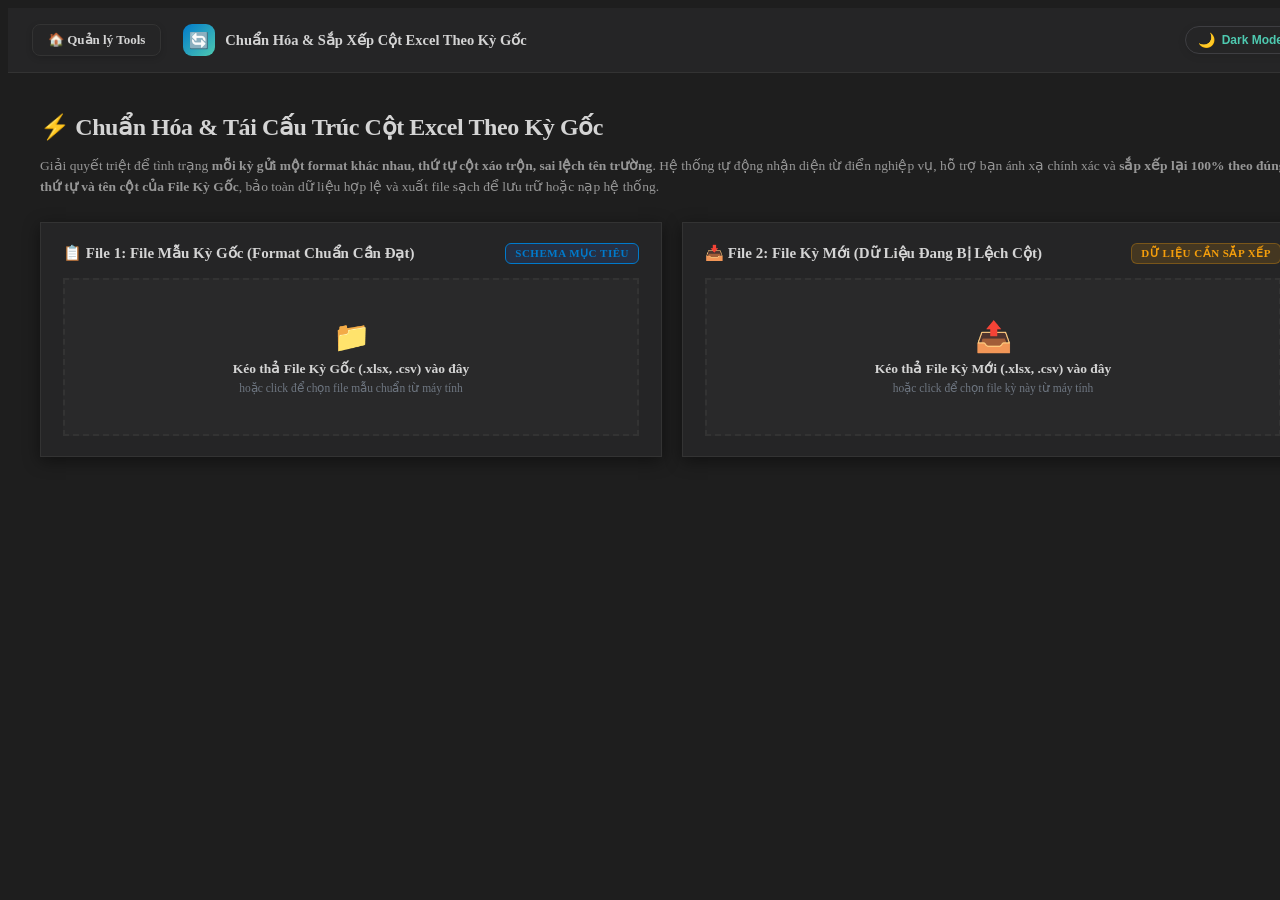
<file: excel_normalizer.html>
<!DOCTYPE html>
<html lang="vi">

<head>
  <meta charset="UTF-8">
  <meta name="viewport" content="width=device-width, initial-scale=1.0">
  <title>Chuẩn Hóa & Sắp Xếp Cột Excel Theo Kỳ Gốc - Data Tool</title>

  <!-- CSS Giao Diện Normalizer & Theme MB Bank -->
  <link rel="stylesheet" href="css/excel-normalizer.css">
  <link rel="stylesheet" href="css/theme.css">

  <!-- Thư viện SheetJS -->
  <script src="js/xlsx.full.min.js"></script>
  <script>
    if (typeof XLSX === 'undefined') {
      document.write('<script src="https://cdnjs.cloudflare.com/ajax/libs/xlsx/0.18.5/xlsx.full.min.js"><\/script>');
    }
  </script>

  <!-- Dữ liệu JSON & JSON Storage Engine -->
  <script src="data/storage.js"></script>
  <script src="js/json-storage.js"></script>

  <!-- Khởi tạo Theme sớm -->
  <script src="js/theme.js"></script>
</head>

<body>

  <!-- TOP NAVBAR -->
  <nav class="hub-navbar">
    <div class="nav-left">
      <a href="index.html" class="btn-nav-action" title="Quay lại Màn hình Quản lý Tools">
        🏠 Quản lý Tools
      </a>
      <div style="display: flex; align-items: center; gap: 10px; margin-left: 8px;">
        <div class="brand-logo" style="width: 32px; height: 32px; font-size: 16px;">🔄</div>
        <span class="navbar-tool-title" style="font-size: 14.5px; font-weight: 700; color: var(--text-main);">Chuẩn Hóa & Sắp Xếp Cột Excel Theo Kỳ Gốc</span>
      </div>
    </div>
    <div class="nav-right" style="display: flex; align-items: center; gap: 10px;">
      <button class="btn-theme-toggle" id="themeToggleBtn" title="Chuyển nhanh Giao diện Sáng / Tối">
        <span class="theme-icon">🌙</span>
        <span class="theme-text">Dark Mode</span>
      </button>
    </div>
  </nav>

  <!-- MAIN CONTAINER -->
  <main class="normalizer-container">

    <!-- HERO HEADER -->
    <header class="normalizer-header">
      <h1>⚡ Chuẩn Hóa & Tái Cấu Trúc Cột Excel Theo Kỳ Gốc</h1>
      <p>
        Giải quyết triệt để tình trạng <b>mỗi kỳ gửi một format khác nhau, thứ tự cột xáo trộn, sai lệch tên trường</b>. Hệ thống tự động nhận diện từ điển nghiệp vụ, hỗ trợ bạn ánh xạ chính xác và <b>sắp xếp lại 100% theo đúng thứ tự và tên cột của File Kỳ Gốc</b>, bảo toàn dữ liệu hợp lệ và xuất file sạch để lưu trữ hoặc nạp hệ thống.
      </p>
    </header>

    <!-- DUAL UPLOAD SECTION -->
    <section class="upload-grid">

      <!-- KHỐI 1: FILE MẪU KỲ GỐC (TARGET SCHEMA) -->
      <div class="upload-card" id="cardMaster">
        <div class="upload-card-header">
          <div class="upload-card-title">
            <span>📋 File 1: File Mẫu Kỳ Gốc (Format Chuẩn Cần Đạt)</span>
          </div>
          <span class="upload-tag master">Schema Mục Tiêu</span>
        </div>

        <!-- Dropzone Master -->
        <div class="dropzone" id="masterDropzone">
          <div class="dropzone-icon">📁</div>
          <div class="dropzone-text">Kéo thả File Kỳ Gốc (.xlsx, .csv) vào đây</div>
          <div class="dropzone-sub">hoặc click để chọn file mẫu chuẩn từ máy tính</div>
        </div>
        <input type="file" id="masterFileInput" accept=".xlsx, .xls, .csv" style="display: none;" />

        <!-- Meta box Master -->
        <div class="file-meta-box" id="masterMetaBox">
          <div class="file-meta-top">
            <span class="file-name-display" id="masterFileName">master_template.xlsx</span>
            <button class="btn-remove-file" id="masterBtnRemove" title="Đổi file khác">✕ Đổi file</button>
          </div>
          <div class="file-controls-row">
            <label>Sheet:
              <select class="select-control" id="masterSheetSelect"></select>
            </label>
            <label>Dòng tiêu đề:
              <select class="select-control" id="masterHeaderRowSelect"></select>
            </label>
          </div>
          <div class="stat-pills-row" id="masterStats"></div>
        </div>
      </div>

      <!-- KHỐI 2: FILE KỲ MỚI (INCOMING DATA CẦN SẮP XẾP LẠI) -->
      <div class="upload-card" id="cardIncoming">
        <div class="upload-card-header">
          <div class="upload-card-title">
            <span>📥 File 2: File Kỳ Mới (Dữ Liệu Đang Bị Lệch Cột)</span>
          </div>
          <span class="upload-tag incoming">Dữ Liệu Cần Sắp Xếp</span>
        </div>

        <!-- Dropzone Incoming -->
        <div class="dropzone" id="incomingDropzone">
          <div class="dropzone-icon">📤</div>
          <div class="dropzone-text">Kéo thả File Kỳ Mới (.xlsx, .csv) vào đây</div>
          <div class="dropzone-sub">hoặc click để chọn file kỳ này từ máy tính</div>
        </div>
        <input type="file" id="incomingFileInput" accept=".xlsx, .xls, .csv" style="display: none;" />

        <!-- Meta box Incoming -->
        <div class="file-meta-box" id="incomingMetaBox">
          <div class="file-meta-top">
            <span class="file-name-display" id="incomingFileName">incoming_data.xlsx</span>
            <button class="btn-remove-file" id="incomingBtnRemove" title="Đổi file khác">✕ Đổi file</button>
          </div>
          <div class="file-controls-row">
            <label>Sheet:
              <select class="select-control" id="incomingSheetSelect"></select>
            </label>
            <label>Dòng tiêu đề:
              <select class="select-control" id="incomingHeaderRowSelect"></select>
            </label>
          </div>
          <div class="stat-pills-row" id="incomingStats"></div>
        </div>
      </div>

    </section>

    <!-- ACTION BAR: XEM CẤU TRÚC & SO SÁNH 2 FILE -->
    <div class="compare-trigger-bar" id="compareTriggerBar" style="display: none;">
      <div class="compare-trigger-left">
        <span class="compare-trigger-icon">👁️</span>
        <div>
          <strong id="compareTriggerTitle">So Sánh Cấu Trúc & Dữ Liệu 2 File</strong>
          <span class="compare-trigger-sub" id="compareTriggerSummary">Kỳ Gốc: 0 cột | Kỳ Mới: 0 cột</span>
        </div>
      </div>
      <div class="compare-trigger-actions">
        <button class="btn-compare-toggle active" id="btnToggleCompare">
          <span id="btnToggleCompareText">Ẩn Cấu Trúc File ▲</span>
        </button>
      </div>
    </div>

    <!-- ==================================================================
         PHẦN XEM & SO SÁNH CẤU TRÚC 2 FILE (SIDE-BY-SIDE SCHEMA INSPECTOR)
         ================================================================== -->
    <section class="schema-compare-card" id="schemaCompareSection" style="display: none;">
      <div class="schema-compare-tabs">
        <button class="schema-tab-btn active" id="tabBtnColumns" data-tab="splitColumns">
          📋 1. So Sánh Danh Sách Cột Song Song
        </button>
        <button class="schema-tab-btn" id="tabBtnRaw" data-tab="rawData">
          🔍 2. Xem Bảng Dữ Liệu Thô Của 2 File Excel
        </button>
      </div>

      <!-- TAB 1: SO SÁNH DANH SÁCH CỘT -->
      <div class="schema-tab-content active" id="tabContentSplitColumns">
        <div class="schema-compare-columns-grid">
          <!-- BÊN TRÁI: KỲ GỐC -->
          <div class="schema-col-box master">
            <div class="schema-col-box-header">
              <div class="schema-col-box-title">
                <span class="col-box-tag master">File 1: Kỳ Gốc (Mẫu Chuẩn)</span>
                <span class="col-box-filename" id="schemaMasterName">—</span>
              </div>
              <div class="schema-col-box-meta" id="schemaMasterMeta">
                0 cột • 0 dòng dữ liệu
              </div>
            </div>
            <div class="schema-col-table-wrapper">
              <table class="schema-col-table">
                <thead>
                  <tr>
                    <th style="width: 45px; text-align: center;">Cột</th>
                    <th>Tên Trường Chuẩn</th>
                    <th style="width: 90px;">Kiểu Data</th>
                    <th>Dữ Liệu Mẫu (2 dòng)</th>
                  </tr>
                </thead>
                <tbody id="schemaMasterTbody">
                  <tr><td colspan="4" class="empty-cell">Chưa nạp file kỳ gốc</td></tr>
                </tbody>
              </table>
            </div>
          </div>

          <!-- BÊN PHẢI: KỲ MỚI -->
          <div class="schema-col-box incoming">
            <div class="schema-col-box-header">
              <div class="schema-col-box-title">
                <span class="col-box-tag incoming">File 2: Kỳ Mới (Cần Chuẩn Hóa)</span>
                <span class="col-box-filename" id="schemaIncomingName">—</span>
              </div>
              <div class="schema-col-box-meta" id="schemaIncomingMeta">
                0 cột • 0 dòng dữ liệu
              </div>
            </div>
            <div class="schema-col-table-wrapper">
              <table class="schema-col-table">
                <thead>
                  <tr>
                    <th style="width: 45px; text-align: center;">Cột</th>
                    <th>Tên Trường Kỳ Này</th>
                    <th style="width: 90px;">Kiểu Data</th>
                    <th>Dữ Liệu Mẫu (2 dòng)</th>
                    <th style="width: 100px;">Đối Soát</th>
                  </tr>
                </thead>
                <tbody id="schemaIncomingTbody">
                  <tr><td colspan="5" class="empty-cell">Chưa nạp file kỳ mới</td></tr>
                </tbody>
              </table>
            </div>
          </div>
        </div>
      </div>

      <!-- TAB 2: XEM BẢNG DỮ LIỆU THÔ CỦA 2 FILE -->
      <div class="schema-tab-content" id="tabContentRawData" style="display: none;">
        <div class="raw-data-toolbar">
          <div class="raw-view-buttons">
            <button class="raw-view-btn active" data-raw-mode="split">◫ Xem Song Song 2 File</button>
            <button class="raw-view-btn" data-raw-mode="master">📁 Chỉ Xem Kỳ Gốc</button>
            <button class="raw-view-btn" data-raw-mode="incoming">📥 Chỉ Xem Kỳ Mới</button>
          </div>
          <span class="raw-view-note">💡 Dòng được tô sáng là dòng được chọn làm Tiêu Đề (Header Row)</span>
        </div>

        <div class="raw-data-sheets-wrapper" id="rawDataSheetsWrapper">
          <!-- Bảng Kỳ Gốc -->
          <div class="raw-sheet-container master" id="rawMasterSheetContainer">
            <div class="raw-sheet-title">
              <span>📋 Kỳ Gốc: <b id="rawMasterSheetLabel">Sheet1</b> (<span id="rawMasterHeaderIndexLabel">Header ở dòng 1</span>)</span>
            </div>
            <div class="raw-sheet-scroll">
              <table class="raw-sheet-table" id="rawMasterTable">
                <tbody id="rawMasterTbody"></tbody>
              </table>
            </div>
          </div>

          <!-- Bảng Kỳ Mới -->
          <div class="raw-sheet-container incoming" id="rawIncomingSheetContainer">
            <div class="raw-sheet-title">
              <span>📥 Kỳ Mới: <b id="rawIncomingSheetLabel">Sheet1</b> (<span id="rawIncomingHeaderIndexLabel">Header ở dòng 1</span>)</span>
            </div>
            <div class="raw-sheet-scroll">
              <table class="raw-sheet-table" id="rawIncomingTable">
                <tbody id="rawIncomingTbody"></tbody>
              </table>
            </div>
          </div>
        </div>
      </div>
    </section>

    <!-- SMART COLUMN MAPPING MATRIX SECTION -->
    <section class="mapping-section-card" id="mappingSectionCard">
      <div class="mapping-section-header">
        <div class="mapping-section-title">
          <h2>🧭 Ma Trận Khớp Nối & Ánh Xạ Cột (Column Mapping Matrix)</h2>
          <p>Hệ thống tự động phát hiện cột tương đương dựa trên tên gọi, từ điển nghiệp vụ và mẫu dữ liệu. Bạn có thể kiểm tra và tùy chỉnh lại nếu cần.</p>
        </div>
        <div class="mapping-quick-actions">
          <span class="mapping-counter-badge" id="mappingCounterBadge">Đang quét cột...</span>
          <button class="btn-mapping-action" id="btnAutoMatch" title="Quét lại tự động">
            🔄 Tự Động Khớp Lại
          </button>
          <button class="btn-mapping-action" id="btnClearMapping" title="Xóa toàn bộ liên kết để chọn thủ công">
            ✕ Bỏ Chọn Tất Cả
          </button>
        </div>
      </div>

      <!-- Bảng ánh xạ cột -->
      <div class="mapping-table-wrapper">
        <table class="mapping-table">
          <thead>
            <tr>
              <th style="text-align: center; width: 60px;">Vị Trí</th>
              <th style="width: 260px;">Cột Chuẩn Kỳ Gốc (Mục Tiêu)</th>
              <th style="text-align: center; width: 40px;"></th>
              <th style="width: 320px;">Lấy Dữ Liệu Từ Cột Kỳ Mới (Nguồn)</th>
              <th>Mẫu Dữ Liệu Thực Tế</th>
              <th style="width: 170px;">Độ Tin Cậy</th>
            </tr>
          </thead>
          <tbody id="mappingTableBody">
            <!-- Render từ JavaScript -->
          </tbody>
        </table>
      </div>

      <!-- Tùy chọn làm sạch bổ sung -->
      <div class="processing-options-bar">
        <span style="font-size: 12px; font-weight: 800; text-transform: uppercase; color: var(--primary);">⚙️ Tùy Chọn Làm Sạch:</span>
        <label class="option-checkbox-label" for="optTrimSpaces">
          <input type="checkbox" id="optTrimSpaces" checked />
          <span>Tự động xóa khoảng trắng thừa đầu/cuối (Trim Text)</span>
        </label>
        <label class="option-checkbox-label" for="optRemoveBlankRows">
          <input type="checkbox" id="optRemoveBlankRows" checked />
          <span>Loại bỏ các dòng rỗng hoàn toàn</span>
        </label>
        <label class="option-checkbox-label" for="optCleanNumbers">
          <input type="checkbox" id="optCleanNumbers" checked />
          <span>Chuẩn hóa số lưu dạng text (bỏ dấu phẩy ngăn cách)</span>
        </label>
      </div>

      <!-- Thanh Thực Thi & Xuất File -->
      <div class="action-execution-bar">
        <button class="btn-preview-output" id="btnPreviewOutput" disabled>
          <span>👁️ Xem Trước Bảng Kết Quả (Live Preview)</span>
        </button>
        <button class="btn-run-normalize" id="btnRunNormalize" disabled>
          <span>⚡ Chuẩn Hóa & Xuất File Excel Đã Sắp Xếp (.xlsx)</span>
        </button>
      </div>
    </section>

    <!-- LIVE PREVIEW OUTPUT SECTION -->
    <section class="output-preview-section" id="outputPreviewSection">
      <div class="output-card">
        <div class="output-card-header">
          <div class="output-card-title">
            <span>📊 Xem Trước Dữ Liệu Đã Tái Cấu Trúc Theo Thứ Tự Kỳ Gốc</span>
          </div>
          <span class="output-stats-badge" id="outputStatsBadge">0 dòng x 0 cột</span>
        </div>
        <div class="output-table-scroll">
          <table class="output-table">
            <thead id="outputTableHead"></thead>
            <tbody id="outputTableBody"></tbody>
          </table>
        </div>
      </div>
    </section>

  </main>

  <!-- JS ENGINE -->
  <script src="js/excel-normalizer.js"></script>

</body>

</html>
</file>
<file: css/hub.css>
/* ==========================================================================
   TOOL HUB & WORKSPACE MANAGER - STYLESHEET
   Aesthetic: Ultra-modern Dark Glassmorphism, Clean Typography & Fluid Transitions
   ========================================================================== */

@import url('https://fonts.googleapis.com/css2?family=Plus+Jakarta+Sans:wght@400;500;600;700;800&family=JetBrains+Mono:wght@400;500&display=swap');

:root {
  --bg-primary: #1e1e1e;
  --bg-secondary: #252526;
  --bg-tertiary: #2d2d2d;
  --bg-card: #252526;
  --bg-card-hover: #2d2d30;
  --bg-elevated: #2d2d2d;
  --border-subtle: #333333;
  --border-active: #007acc;
  --border-highlight: #3e3e42;
  
  --primary: #007acc;
  --primary-hover: #1177bb;
  --primary-glow: rgba(0, 122, 204, 0.25);
  --accent-indigo: #ce9178;
  --accent-purple: #c586c0;
  --accent-emerald: #4ec9b0;
  --accent-amber: #dcdcaa;
  --accent-rose: #f48771;
  --accent-cyan: #4ec9b0;

  --text-main: #d4d4d4;
  --text-muted: #969696;
  --text-dim: #6e7681;
  --text-inverse: #1e1e1e;

  --sidebar-width: 270px;
  --sidebar-collapsed-width: 72px;
  --transition-speed: 0.25s;
  --radius-sm: 6px;
  --radius-md: 10px;
  --radius-lg: 14px;
  --radius-xl: 20px;
  --shadow-card: 0 4px 16px rgba(0, 0, 0, 0.45);
  --shadow-glow: 0 0 20px rgba(0, 122, 204, 0.15);
}

* {
  box-sizing: border-box;
  margin: 0;
  padding: 0;
}

body {
  font-family: 'Plus Jakarta Sans', -apple-system, BlinkMacSystemFont, "Segoe UI", Roboto, sans-serif;
  background-color: var(--bg-primary);
  background-image: none;
  background-attachment: fixed;
  color: var(--text-main);
  height: 100vh;
  overflow: hidden;
  display: flex;
}

/* ==========================================================================
   APP CONTAINER & LAYOUT (NO-SIDEBAR MODERN HUB)
   ========================================================================== */
.app-layout {
  display: flex;
  flex-direction: column;
  width: 100vw;
  height: 100vh;
  overflow: hidden;
}

/* ==========================================================================
   TOP NAVBAR COMPONENT
   ========================================================================== */
.hub-navbar {
  height: 64px;
  background: var(--bg-secondary);
  border-bottom: 1px solid var(--border-subtle);
  display: flex;
  align-items: center;
  justify-content: space-between;
  padding: 0 32px;
  position: sticky;
  top: 0;
  z-index: 100;
  backdrop-filter: blur(12px);
  width: 100%;
  flex-shrink: 0;
  transition: all 0.25s ease;
}

.hub-navbar .nav-left {
  display: flex;
  align-items: center;
  gap: 16px;
}

.hub-navbar .nav-right {
  display: flex;
  align-items: center;
  gap: 12px;
}

.btn-nav-action {
  text-decoration: none;
  background: var(--bg-surface);
  border: 1px solid var(--border-subtle);
  color: var(--text-main);
  padding: 6px 14px;
  border-radius: var(--radius-sm);
  font-size: 12.5px;
  font-weight: 700;
  display: inline-flex;
  align-items: center;
  gap: 6px;
  transition: all 0.2s ease;
  cursor: pointer;
}

.btn-nav-action:hover {
  background: var(--primary);
  border-color: var(--primary);
  color: #ffffff;
  transform: translateY(-1px);
}

.integrated-settings-section {
  margin-top: 40px;
  padding-top: 32px;
  border-top: 1px solid var(--border-subtle);
}

.integrated-settings-header {
  margin-bottom: 24px;
}

.integrated-settings-header h2 {
  font-size: 20px;
  font-weight: 800;
  color: var(--text-main);
  margin-bottom: 6px;
  display: flex;
  align-items: center;
  gap: 8px;
}

.integrated-settings-header p {
  color: var(--text-muted);
  font-size: 13.5px;
}

/* Sidebar Header */
.sidebar-header {
  padding: 18px 16px;
  display: flex;
  align-items: center;
  justify-content: space-between;
  border-bottom: 1px solid var(--border-subtle);
  min-height: 68px;
}

.brand-wrapper {
  display: flex;
  align-items: center;
  gap: 12px;
  overflow: hidden;
  text-decoration: none;
  color: inherit;
}

.brand-logo {
  width: 36px;
  height: 36px;
  min-width: 36px;
  border-radius: var(--radius-md);
  background: linear-gradient(135deg, var(--primary), var(--accent-indigo));
  display: flex;
  align-items: center;
  justify-content: center;
  color: #fff;
  font-weight: 800;
  font-size: 18px;
  box-shadow: 0 2px 10px var(--primary-glow);
}

.brand-text {
  display: flex;
  flex-direction: column;
  white-space: nowrap;
  opacity: 1;
  transition: opacity var(--transition-speed);
}

.sidebar.collapsed .brand-text {
  opacity: 0;
  pointer-events: none;
  display: none;
}

.brand-title {
  font-size: 15px;
  font-weight: 700;
  letter-spacing: -0.2px;
  background: linear-gradient(90deg, #ffffff, #cbd5e1);
  -webkit-background-clip: text;
  background-clip: text;
  -webkit-text-fill-color: transparent;
}

.brand-subtitle {
  font-size: 11px;
  color: var(--text-dim);
  font-weight: 500;
}

.sidebar-toggle-btn {
  background: rgba(255, 255, 255, 0.05);
  border: 1px solid var(--border-subtle);
  color: var(--text-muted);
  width: 30px;
  height: 30px;
  border-radius: var(--radius-sm);
  display: flex;
  align-items: center;
  justify-content: center;
  cursor: pointer;
  transition: all 0.2s ease;
  flex-shrink: 0;
}

.sidebar-toggle-btn:hover {
  background: rgba(255, 255, 255, 0.1);
  color: var(--text-main);
  border-color: rgba(255, 255, 255, 0.2);
}

.sidebar.collapsed .sidebar-toggle-btn {
  margin: 0 auto;
}

/* Sidebar Nav Body */
.sidebar-body {
  flex: 1;
  overflow-y: auto;
  overflow-x: hidden;
  padding: 16px 10px;
  display: flex;
  flex-direction: column;
  gap: 16px;
}

.sidebar-body::-webkit-scrollbar {
  width: 4px;
}
.sidebar-body::-webkit-scrollbar-thumb {
  background: rgba(255, 255, 255, 0.1);
  border-radius: 4px;
}

.sidebar-section-title {
  font-size: 11px;
  font-weight: 700;
  text-transform: uppercase;
  letter-spacing: 0.8px;
  color: var(--text-dim);
  padding: 0 10px 4px 10px;
  white-space: nowrap;
  display: flex;
  align-items: center;
  justify-content: space-between;
}

.sidebar.collapsed .sidebar-section-title {
  display: none;
}

.nav-group {
  display: flex;
  flex-direction: column;
  gap: 4px;
}

.nav-item {
  display: flex;
  align-items: center;
  gap: 12px;
  padding: 10px 12px;
  border-radius: var(--radius-md);
  color: var(--text-muted);
  text-decoration: none;
  font-size: 13.5px;
  font-weight: 600;
  cursor: pointer;
  transition: all 0.18s ease;
  position: relative;
  border: 1px solid transparent;
  user-select: none;
}

.nav-item:hover {
  color: var(--text-main);
  background: rgba(255, 255, 255, 0.05);
}

.nav-item.active {
  color: #ffffff;
  background: linear-gradient(90deg, rgba(59, 130, 246, 0.18), rgba(99, 102, 241, 0.08));
  border-color: rgba(59, 130, 246, 0.35);
}

.nav-item.active::before {
  content: '';
  position: absolute;
  left: 0;
  top: 18%;
  bottom: 18%;
  width: 3.5px;
  border-radius: 0 4px 4px 0;
  background: var(--primary);
  box-shadow: 0 0 8px var(--primary);
}

.nav-icon {
  font-size: 17px;
  width: 22px;
  height: 22px;
  display: flex;
  align-items: center;
  justify-content: center;
  flex-shrink: 0;
}

.nav-label {
  white-space: nowrap;
  overflow: hidden;
  text-overflow: ellipsis;
  flex: 1;
}

.sidebar.collapsed .nav-label {
  display: none;
}

.sidebar.collapsed .nav-item {
  justify-content: center;
  padding: 12px;
}

/* Tooltip for collapsed sidebar items */
.sidebar.collapsed .nav-item[data-tooltip]:hover::after {
  content: attr(data-tooltip);
  position: absolute;
  left: calc(100% + 10px);
  top: 50%;
  transform: translateY(-50%);
  background: var(--bg-tertiary);
  color: #fff;
  padding: 6px 12px;
  font-size: 12px;
  font-weight: 500;
  border-radius: var(--radius-sm);
  white-space: nowrap;
  box-shadow: 0 4px 14px rgba(0, 0, 0, 0.4);
  border: 1px solid var(--border-subtle);
  z-index: 100;
  pointer-events: none;
}

/* Pinned tools list inside sidebar */
.pinned-tools-list {
  display: flex;
  flex-direction: column;
  gap: 4px;
}

.pinned-empty-hint {
  font-size: 11.5px;
  color: var(--text-dim);
  padding: 10px;
  text-align: center;
  background: rgba(255, 255, 255, 0.02);
  border-radius: var(--radius-sm);
  border: 1px dashed rgba(255, 255, 255, 0.08);
}

.sidebar.collapsed .pinned-empty-hint {
  display: none;
}

.pinned-tool-item {
  display: flex;
  align-items: center;
  gap: 10px;
  padding: 8px 12px;
  border-radius: var(--radius-md);
  color: var(--text-muted);
  text-decoration: none;
  font-size: 13px;
  cursor: pointer;
  transition: all 0.18s ease;
  position: relative;
  border: 1px solid transparent;
}

.pinned-tool-item:hover {
  background: rgba(255, 255, 255, 0.06);
  color: #fff;
  border-color: rgba(255, 255, 255, 0.1);
}

.pinned-tool-item.primary-tool {
  background: rgba(59, 130, 246, 0.08);
  border-color: rgba(59, 130, 246, 0.25);
  color: #93c5fd;
}

.pinned-tool-item.primary-tool:hover {
  background: rgba(59, 130, 246, 0.18);
  color: #ffffff;
}

.sidebar.collapsed .pinned-tool-item {
  justify-content: center;
  padding: 10px;
}

.sidebar.collapsed .pinned-tool-item .pinned-tool-name {
  display: none;
}

.pinned-tool-icon {
  font-size: 16px;
  width: 22px;
  height: 22px;
  display: flex;
  align-items: center;
  justify-content: center;
  flex-shrink: 0;
}

.pinned-tool-name {
  white-space: nowrap;
  overflow: hidden;
  text-overflow: ellipsis;
  flex: 1;
}

/* Sidebar Footer */
.sidebar-footer {
  padding: 14px 16px;
  border-top: 1px solid var(--border-subtle);
  display: flex;
  align-items: center;
  justify-content: space-between;
  font-size: 11px;
  color: var(--text-dim);
}

.sidebar.collapsed .sidebar-footer {
  justify-content: center;
  padding: 12px 6px;
}

.sidebar.collapsed .sidebar-footer .footer-text {
  display: none;
}

.status-dot {
  width: 8px;
  height: 8px;
  border-radius: 50%;
  background: var(--accent-emerald);
  box-shadow: 0 0 8px rgba(16, 185, 129, 0.6);
  display: inline-block;
  margin-right: 6px;
}

/* ==========================================================================
   MAIN CONTENT AREA
   ========================================================================== */
.main-wrapper {
  flex: 1;
  height: 100%;
  overflow-y: auto;
  position: relative;
  display: flex;
  flex-direction: column;
}

.main-wrapper::-webkit-scrollbar {
  width: 8px;
}
.main-wrapper::-webkit-scrollbar-thumb {
  background: rgba(255, 255, 255, 0.12);
  border-radius: 4px;
}

.view-container {
  max-width: 1360px;
  width: 100%;
  margin: 0 auto;
  padding: 32px 36px 60px 36px;
  flex: 1;
  display: none;
  animation: fadeIn 0.25s cubic-bezier(0.16, 1, 0.3, 1);
}

.view-container.active {
  display: block;
}

@keyframes fadeIn {
  from {
    opacity: 0;
    transform: translateY(6px);
  }
  to {
    opacity: 1;
    transform: translateY(0);
  }
}

/* View Header */
.view-header {
  margin-bottom: 28px;
}

.header-top-row {
  display: flex;
  align-items: flex-start;
  justify-content: space-between;
  gap: 20px;
  flex-wrap: wrap;
}

.view-title-group h1 {
  font-size: 26px;
  font-weight: 800;
  letter-spacing: -0.5px;
  color: var(--text-main);
  margin-bottom: 6px;
  display: flex;
  align-items: center;
  gap: 12px;
}

.view-title-group p {
  color: var(--text-muted);
  font-size: 14px;
  max-width: 700px;
  line-height: 1.5;
}

.stat-chips-group {
  display: flex;
  gap: 10px;
  flex-wrap: wrap;
}

.stat-chip {
  background: var(--bg-card);
  border: 1px solid var(--border-subtle);
  border-radius: var(--radius-md);
  padding: 8px 14px;
  display: flex;
  align-items: center;
  gap: 10px;
  backdrop-filter: blur(8px);
}

.stat-chip-icon {
  font-size: 18px;
}

.stat-chip-info {
  display: flex;
  flex-direction: column;
}

.stat-chip-value {
  font-size: 15px;
  font-weight: 700;
  color: var(--text-main);
  line-height: 1.2;
}

.stat-chip-label {
  font-size: 10.5px;
  color: var(--text-dim);
  text-transform: uppercase;
  font-weight: 600;
  letter-spacing: 0.4px;
}

/* ==========================================================================
   FILTER & SEARCH CONTROLS BAR
   ========================================================================== */
.controls-bar {
  background: var(--bg-secondary);
  border: 1px solid var(--border-subtle);
  border-radius: var(--radius-lg);
  padding: 14px 18px;
  margin-bottom: 26px;
  display: flex;
  align-items: center;
  justify-content: space-between;
  gap: 16px;
  flex-wrap: wrap;
  box-shadow: 0 4px 15px rgba(0, 0, 0, 0.2);
}

.search-box-wrapper {
  position: relative;
  flex: 1;
  min-width: 280px;
}

.search-icon {
  position: absolute;
  left: 14px;
  top: 50%;
  transform: translateY(-50%);
  color: var(--text-dim);
  pointer-events: none;
  font-size: 15px;
}

.search-input {
  width: 100%;
  background: rgba(255, 255, 255, 0.04);
  border: 1px solid rgba(255, 255, 255, 0.1);
  border-radius: var(--radius-md);
  padding: 10px 38px 10px 40px;
  color: var(--text-main);
  font-size: 13.5px;
  outline: none;
  transition: all 0.2s ease;
  font-family: inherit;
}

.search-input:focus {
  border-color: var(--primary);
  background: rgba(255, 255, 255, 0.07);
  box-shadow: 0 0 0 3px rgba(59, 130, 246, 0.15);
}

.search-clear-btn {
  position: absolute;
  right: 12px;
  top: 50%;
  transform: translateY(-50%);
  background: none;
  border: none;
  color: var(--text-dim);
  cursor: pointer;
  font-size: 14px;
  display: none;
  padding: 2px;
}

.search-clear-btn:hover {
  color: #fff;
}

.filter-actions {
  display: flex;
  align-items: center;
  gap: 10px;
  flex-wrap: wrap;
}

.category-pills {
  display: flex;
  gap: 6px;
  overflow-x: auto;
  padding-bottom: 2px;
}

.category-pill {
  background: rgba(255, 255, 255, 0.04);
  border: 1px solid var(--border-subtle);
  color: var(--text-muted);
  padding: 6px 14px;
  border-radius: 20px;
  font-size: 12px;
  font-weight: 600;
  cursor: pointer;
  transition: all 0.18s ease;
  white-space: nowrap;
}

.category-pill:hover {
  background: rgba(255, 255, 255, 0.08);
  color: #fff;
}

.category-pill.active {
  background: var(--primary);
  border-color: var(--primary);
  color: #fff;
  box-shadow: 0 2px 8px var(--primary-glow);
}

.sort-select {
  background-color: #0e1629;
  border: 1px solid var(--border-subtle);
  color: var(--text-main);
  padding: 7px 12px;
  border-radius: var(--radius-md);
  font-size: 12px;
  font-family: inherit;
  outline: none;
  cursor: pointer;
  color-scheme: dark;
}

.sort-select option {
  background-color: #0e1629;
  color: #f8fafc;
  padding: 6px 12px;
}

.sort-select:focus {
  border-color: var(--primary);
  color: #fff;
}

/* ==========================================================================
   TOOLS GRID & CARDS
   ========================================================================== */
.tools-grid {
  display: grid;
  grid-template-columns: repeat(auto-fill, minmax(360px, 1fr));
  gap: 22px;
  margin-bottom: 30px;
}

.tool-card {
  background: var(--bg-card);
  border: 1px solid var(--border-subtle);
  border-radius: var(--radius-lg);
  padding: 22px;
  display: flex;
  flex-direction: column;
  justify-content: space-between;
  backdrop-filter: blur(14px);
  box-shadow: var(--shadow-card);
  transition: all 0.24s cubic-bezier(0.16, 1, 0.3, 1);
  position: relative;
  overflow: hidden;
}

.tool-card::before {
  content: '';
  position: absolute;
  top: 0;
  left: 0;
  right: 0;
  height: 3px;
  background: linear-gradient(90deg, transparent, rgba(59, 130, 246, 0.6), transparent);
  opacity: 0;
  transition: opacity 0.25s ease;
}

.tool-card:hover {
  transform: translateY(-4px);
  border-color: var(--border-active);
  background: var(--bg-card-hover);
  box-shadow: 0 10px 30px rgba(0, 0, 0, 0.4), var(--shadow-glow);
}

.tool-card:hover::before {
  opacity: 1;
}

.tool-card.primary-tool {
  border-color: rgba(59, 130, 246, 0.4);
  background: linear-gradient(145deg, rgba(22, 33, 56, 0.8), rgba(17, 24, 39, 0.8));
}

.tool-card.primary-tool::before {
  opacity: 1;
  background: linear-gradient(90deg, #3b82f6, #6366f1, #06b6d4);
}

.tool-card-header {
  display: flex;
  align-items: flex-start;
  justify-content: space-between;
  gap: 14px;
  margin-bottom: 14px;
}

.tool-icon-box {
  width: 46px;
  height: 46px;
  border-radius: var(--radius-md);
  background: rgba(255, 255, 255, 0.05);
  border: 1px solid rgba(255, 255, 255, 0.08);
  display: flex;
  align-items: center;
  justify-content: center;
  font-size: 22px;
  flex-shrink: 0;
  box-shadow: 0 3px 10px rgba(0, 0, 0, 0.2);
}

.tool-card.primary-tool .tool-icon-box {
  background: linear-gradient(135deg, rgba(59, 130, 246, 0.25), rgba(99, 102, 241, 0.3));
  border-color: rgba(59, 130, 246, 0.4);
}

.tool-badge-row {
  display: flex;
  align-items: center;
  gap: 6px;
}

.badge {
  font-size: 11px;
  font-weight: 700;
  padding: 3px 8px;
  border-radius: 6px;
  text-transform: uppercase;
  letter-spacing: 0.4px;
}

.badge-primary {
  background: rgba(59, 130, 246, 0.18);
  color: #93c5fd;
  border: 1px solid rgba(59, 130, 246, 0.3);
}

.badge-ready {
  background: rgba(16, 185, 129, 0.15);
  color: #6ee7b7;
  border: 1px solid rgba(16, 185, 129, 0.3);
}

.badge-category {
  background: rgba(255, 255, 255, 0.06);
  color: var(--text-muted);
  border: 1px solid var(--border-subtle);
}

.btn-card-pin {
  background: rgba(255, 255, 255, 0.05);
  border: 1px solid var(--border-subtle);
  color: var(--text-dim);
  width: 32px;
  height: 32px;
  border-radius: var(--radius-sm);
  display: flex;
  align-items: center;
  justify-content: center;
  cursor: pointer;
  transition: all 0.18s ease;
}

.btn-card-pin:hover {
  color: var(--accent-amber);
  background: rgba(245, 158, 11, 0.12);
  border-color: rgba(245, 158, 11, 0.3);
}

.btn-card-pin.pinned {
  color: #fbbf24;
  background: rgba(245, 158, 11, 0.18);
  border-color: rgba(245, 158, 11, 0.4);
  box-shadow: 0 0 10px rgba(245, 158, 11, 0.25);
}

.tool-card-body {
  margin-bottom: 20px;
}

.tool-title {
  font-size: 17px;
  font-weight: 700;
  color: var(--text-main);
  margin-bottom: 8px;
  line-height: 1.3;
}

.tool-desc {
  font-size: 13px;
  color: var(--text-muted);
  line-height: 1.55;
  display: -webkit-box;
  -webkit-line-clamp: 3;
  line-clamp: 3;
  -webkit-box-orient: vertical;
  overflow: hidden;
  margin-bottom: 12px;
}

.tool-tags {
  display: flex;
  flex-wrap: wrap;
  gap: 5px;
}

.tag-item {
  font-size: 11px;
  font-family: 'JetBrains Mono', monospace;
  background: rgba(255, 255, 255, 0.03);
  color: var(--text-dim);
  padding: 2px 7px;
  border-radius: 4px;
  border: 1px solid rgba(255, 255, 255, 0.05);
}

.tool-card-footer {
  display: flex;
  align-items: center;
  justify-content: space-between;
  gap: 12px;
  padding-top: 14px;
  border-top: 1px solid var(--border-subtle);
}

.tool-meta {
  font-size: 11.5px;
  color: var(--text-dim);
  display: flex;
  align-items: center;
  gap: 6px;
}

.btn-launch-tool {
  background: linear-gradient(135deg, var(--primary), var(--primary-hover));
  color: #fff;
  border: none;
  padding: 8px 16px;
  border-radius: var(--radius-md);
  font-size: 13px;
  font-weight: 600;
  cursor: pointer;
  display: inline-flex;
  align-items: center;
  gap: 6px;
  text-decoration: none;
  transition: all 0.2s ease;
  box-shadow: 0 2px 8px var(--primary-glow);
}

.btn-launch-tool:hover {
  transform: translateY(-1px);
  box-shadow: 0 4px 14px rgba(59, 130, 246, 0.4);
  background: linear-gradient(135deg, #4f46e5, var(--primary));
}

.btn-launch-tool.outline {
  background: transparent;
  border: 1px solid rgba(255, 255, 255, 0.15);
  color: var(--text-muted);
  box-shadow: none;
}

.btn-launch-tool.outline:hover {
  border-color: rgba(255, 255, 255, 0.3);
  color: #fff;
  background: rgba(255, 255, 255, 0.05);
}

/* Empty State */
.empty-state {
  text-align: center;
  padding: 60px 20px;
  background: var(--bg-card);
  border: 1px dashed var(--border-subtle);
  border-radius: var(--radius-xl);
  grid-column: 1 / -1;
}

.empty-icon {
  font-size: 48px;
  margin-bottom: 14px;
  opacity: 0.6;
}

.empty-title {
  font-size: 18px;
  font-weight: 700;
  color: var(--text-main);
  margin-bottom: 6px;
}

.empty-desc {
  font-size: 13.5px;
  color: var(--text-muted);
  margin-bottom: 18px;
}

/* ==========================================================================
   PAGINATION SYSTEM
   ========================================================================== */
.pagination-wrapper {
  display: flex;
  align-items: center;
  justify-content: space-between;
  padding: 16px 20px;
  background: var(--bg-secondary);
  border: 1px solid var(--border-subtle);
  border-radius: var(--radius-lg);
  gap: 16px;
  flex-wrap: wrap;
}

.pagination-info {
  font-size: 13px;
  color: var(--text-muted);
}

.pagination-controls {
  display: flex;
  align-items: center;
  gap: 6px;
}

.page-btn {
  background: rgba(255, 255, 255, 0.04);
  border: 1px solid var(--border-subtle);
  color: var(--text-muted);
  min-width: 36px;
  height: 36px;
  padding: 0 10px;
  border-radius: var(--radius-md);
  font-size: 13px;
  font-weight: 600;
  display: inline-flex;
  align-items: center;
  justify-content: center;
  cursor: pointer;
  transition: all 0.18s ease;
  user-select: none;
}

.page-btn:hover:not(:disabled) {
  background: rgba(255, 255, 255, 0.1);
  color: #fff;
  border-color: rgba(255, 255, 255, 0.2);
}

.page-btn.active {
  background: var(--primary);
  border-color: var(--primary);
  color: #fff;
  box-shadow: 0 2px 8px var(--primary-glow);
}

.page-btn:disabled {
  opacity: 0.35;
  cursor: not-allowed;
}

.page-size-selector {
  display: flex;
  align-items: center;
  gap: 8px;
  font-size: 12.5px;
  color: var(--text-muted);
}

.page-size-select {
  background-color: #0e1629;
  border: 1px solid var(--border-subtle);
  color: var(--text-main);
  padding: 6px 10px;
  border-radius: var(--radius-sm);
  font-size: 12.5px;
  outline: none;
  cursor: pointer;
  color-scheme: dark;
}

.page-size-select option {
  background-color: #0e1629;
  color: #f8fafc;
  padding: 6px 12px;
}

/* ==========================================================================
   SETTINGS VIEW (GÁN TOOLS VÀO SIDEBAR & SẮP XẾP THỨ TỰ)
   ========================================================================== */
.settings-container {
  display: flex;
  flex-direction: column;
  gap: 24px;
}

.settings-banner {
  background: linear-gradient(135deg, rgba(99, 102, 241, 0.15), rgba(59, 130, 246, 0.1));
  border: 1px solid rgba(99, 102, 241, 0.3);
  border-radius: var(--radius-lg);
  padding: 20px 24px;
  display: flex;
  align-items: center;
  justify-content: space-between;
  gap: 20px;
  flex-wrap: wrap;
}

.settings-banner-info h3 {
  font-size: 16px;
  font-weight: 700;
  color: #fff;
  margin-bottom: 4px;
  display: flex;
  align-items: center;
  gap: 8px;
}

.settings-banner-info p {
  font-size: 13px;
  color: var(--text-muted);
}

.settings-sync-badge {
  display: inline-flex;
  align-items: center;
  gap: 6px;
  padding: 6px 12px;
  border-radius: 20px;
  background: rgba(16, 185, 129, 0.12);
  border: 1px solid rgba(16, 185, 129, 0.3);
  color: #6ee7b7;
  font-size: 12px;
  font-weight: 600;
}

.settings-grid {
  display: grid;
  grid-template-columns: 1fr 1fr;
  gap: 26px;
}

@media (max-width: 992px) {
  .settings-grid {
    grid-template-columns: 1fr;
  }
}

.settings-panel {
  background: var(--bg-secondary);
  border: 1px solid var(--border-subtle);
  border-radius: var(--radius-xl);
  padding: 22px;
  display: flex;
  flex-direction: column;
  box-shadow: var(--shadow-card);
}

.settings-panel-header {
  display: flex;
  align-items: center;
  justify-content: space-between;
  margin-bottom: 16px;
  padding-bottom: 14px;
  border-bottom: 1px solid var(--border-subtle);
}

.settings-panel-title {
  font-size: 16px;
  font-weight: 700;
  color: #fff;
  display: flex;
  align-items: center;
  gap: 8px;
}

.settings-panel-badge {
  font-size: 12px;
  font-weight: 700;
  padding: 2px 8px;
  border-radius: 12px;
  background: rgba(59, 130, 246, 0.18);
  color: #93c5fd;
  border: 1px solid rgba(59, 130, 246, 0.3);
}

.settings-panel-desc {
  font-size: 12.5px;
  color: var(--text-muted);
  margin-bottom: 16px;
  line-height: 1.45;
}

/* Reorderable Pinned Tools List */
.pinned-reorder-list {
  display: flex;
  flex-direction: column;
  gap: 10px;
  min-height: 200px;
}

.reorder-item {
  background: var(--bg-tertiary);
  border: 1px solid rgba(255, 255, 255, 0.08);
  border-radius: var(--radius-md);
  padding: 12px 14px;
  display: flex;
  align-items: center;
  gap: 12px;
  transition: all 0.18s ease;
  user-select: none;
  cursor: grab;
}

.reorder-item:active {
  cursor: grabbing;
}

.reorder-item:hover {
  border-color: rgba(255, 255, 255, 0.2);
  background: #1e283b;
  transform: translateX(2px);
}

.reorder-item.dragging {
  opacity: 0.4;
  border: 2px dashed var(--primary);
  background: rgba(59, 130, 246, 0.1);
}

.drag-handle {
  color: var(--text-dim);
  font-size: 16px;
  cursor: grab;
  padding: 2px 4px;
}

.reorder-index {
  width: 24px;
  height: 24px;
  border-radius: 50%;
  background: rgba(255, 255, 255, 0.06);
  font-size: 11px;
  font-weight: 700;
  color: var(--text-muted);
  display: flex;
  align-items: center;
  justify-content: center;
  flex-shrink: 0;
}

.reorder-icon {
  font-size: 18px;
  width: 24px;
  display: flex;
  align-items: center;
  justify-content: center;
  flex-shrink: 0;
}

.reorder-info {
  flex: 1;
  min-width: 0;
}

.reorder-name {
  font-size: 13.5px;
  font-weight: 600;
  color: var(--text-main);
  white-space: nowrap;
  overflow: hidden;
  text-overflow: ellipsis;
}

.reorder-sub {
  font-size: 11px;
  color: var(--text-dim);
}

.reorder-actions {
  display: flex;
  align-items: center;
  gap: 4px;
}

.btn-move {
  background: rgba(255, 255, 255, 0.05);
  border: 1px solid var(--border-subtle);
  color: var(--text-muted);
  width: 28px;
  height: 28px;
  border-radius: var(--radius-sm);
  display: flex;
  align-items: center;
  justify-content: center;
  cursor: pointer;
  font-size: 12px;
  transition: all 0.15s ease;
}

.btn-move:hover:not(:disabled) {
  background: rgba(255, 255, 255, 0.15);
  color: #fff;
}

.btn-move:disabled {
  opacity: 0.25;
  cursor: not-allowed;
}

.btn-unpin {
  background: rgba(244, 63, 94, 0.1);
  border: 1px solid rgba(244, 63, 94, 0.25);
  color: #fda4af;
  width: 28px;
  height: 28px;
  border-radius: var(--radius-sm);
  display: flex;
  align-items: center;
  justify-content: center;
  cursor: pointer;
  font-size: 13px;
  margin-left: 4px;
  transition: all 0.15s ease;
}

.btn-unpin:hover {
  background: rgba(244, 63, 94, 0.25);
  color: #fff;
  border-color: rgba(244, 63, 94, 0.5);
}

/* Available Tools Pool in Settings */
.available-tools-search {
  margin-bottom: 12px;
}

.available-tools-list {
  display: flex;
  flex-direction: column;
  gap: 8px;
  max-height: 480px;
  overflow-y: auto;
  padding-right: 4px;
}

.available-tools-list::-webkit-scrollbar {
  width: 4px;
}
.available-tools-list::-webkit-scrollbar-thumb {
  background: rgba(255, 255, 255, 0.1);
  border-radius: 4px;
}

.available-tool-item {
  background: var(--bg-tertiary);
  border: 1px solid rgba(255, 255, 255, 0.05);
  border-radius: var(--radius-md);
  padding: 10px 14px;
  display: flex;
  align-items: center;
  justify-content: space-between;
  gap: 12px;
  transition: all 0.18s ease;
}

.available-tool-item:hover {
  background: #1e283b;
  border-color: rgba(255, 255, 255, 0.15);
}

.available-tool-left {
  display: flex;
  align-items: center;
  gap: 12px;
  min-width: 0;
}

.available-tool-icon {
  font-size: 18px;
  width: 26px;
  height: 26px;
  display: flex;
  align-items: center;
  justify-content: center;
  flex-shrink: 0;
}

.available-tool-title {
  font-size: 13px;
  font-weight: 600;
  color: var(--text-main);
  white-space: nowrap;
  overflow: hidden;
  text-overflow: ellipsis;
}

.available-tool-desc {
  font-size: 11px;
  color: var(--text-dim);
}

.btn-pin-toggle {
  background: rgba(59, 130, 246, 0.12);
  border: 1px solid rgba(59, 130, 246, 0.3);
  color: #93c5fd;
  padding: 5px 12px;
  border-radius: var(--radius-sm);
  font-size: 11.5px;
  font-weight: 600;
  cursor: pointer;
  display: inline-flex;
  align-items: center;
  gap: 5px;
  white-space: nowrap;
  transition: all 0.15s ease;
}

.btn-pin-toggle:hover {
  background: var(--primary);
  color: #fff;
}

.btn-pin-toggle.is-pinned {
  background: rgba(255, 255, 255, 0.05);
  border-color: var(--border-subtle);
  color: var(--text-dim);
}

.btn-pin-toggle.is-pinned:hover {
  background: rgba(244, 63, 94, 0.15);
  border-color: rgba(244, 63, 94, 0.4);
  color: #fda4af;
}

/* Settings Bottom Bar */
.settings-bottom-actions {
  display: flex;
  align-items: center;
  justify-content: space-between;
  gap: 16px;
  padding-top: 10px;
}

.btn-reset-default {
  background: transparent;
  border: 1px solid var(--border-subtle);
  color: var(--text-muted);
  padding: 8px 16px;
  border-radius: var(--radius-md);
  font-size: 12.5px;
  font-weight: 600;
  cursor: pointer;
  transition: all 0.18s ease;
}

.btn-reset-default:hover {
  border-color: rgba(255, 255, 255, 0.25);
  color: #fff;
  background: rgba(255, 255, 255, 0.05);
}

/* ==========================================================================
   TOAST NOTIFICATION
   ========================================================================== */
.toast-notification {
  position: fixed;
  bottom: 24px;
  right: 28px;
  background: #1e293b;
  border: 1px solid var(--primary);
  color: #fff;
  padding: 12px 20px;
  border-radius: var(--radius-md);
  font-size: 13.5px;
  font-weight: 600;
  box-shadow: 0 10px 25px rgba(0, 0, 0, 0.5), 0 0 20px var(--primary-glow);
  display: flex;
  align-items: center;
  gap: 10px;
  z-index: 9999;
  transform: translateY(100px);
  opacity: 0;
  transition: all 0.3s cubic-bezier(0.16, 1, 0.3, 1);
  pointer-events: none;
}

.toast-notification.show {
  transform: translateY(0);
  opacity: 1;
}

/* ==========================================================================
   TOOL PREVIEW MODAL (FOR RUNNING OR DEMOING TOOLS)
   ========================================================================== */
.modal-overlay {
  position: fixed;
  inset: 0;
  background: rgba(5, 8, 15, 0.75);
  backdrop-filter: blur(8px);
  display: flex;
  align-items: center;
  justify-content: center;
  z-index: 1000;
  opacity: 0;
  pointer-events: none;
  transition: opacity 0.25s ease;
}

.modal-overlay.open {
  opacity: 1;
  pointer-events: auto;
}

.modal-card {
  background: var(--bg-secondary);
  border: 1px solid var(--border-active);
  border-radius: var(--radius-xl);
  width: 90%;
  max-width: 620px;
  padding: 26px;
  box-shadow: 0 20px 40px rgba(0, 0, 0, 0.6);
  transform: scale(0.95);
  transition: transform 0.25s ease;
}

.modal-overlay.open .modal-card {
  transform: scale(1);
}

.modal-header {
  display: flex;
  align-items: center;
  justify-content: space-between;
  margin-bottom: 16px;
}

.modal-title {
  font-size: 18px;
  font-weight: 700;
  color: #fff;
  display: flex;
  align-items: center;
  gap: 10px;
}

.btn-close-modal {
  background: none;
  border: none;
  color: var(--text-dim);
  font-size: 20px;
  cursor: pointer;
  padding: 4px;
}

.btn-close-modal:hover {
  color: #fff;
}

.modal-body {
  margin-bottom: 20px;
}

.modal-body p {
  color: var(--text-muted);
  font-size: 13.5px;
  line-height: 1.6;
  margin-bottom: 14px;
}

.modal-footer {
  display: flex;
  justify-content: flex-end;
  gap: 10px;
}

/* ==========================================================================
   CUSTOM TOOL MODAL & FORM STYLES
   ========================================================================== */
.btn-add-custom-tool {
  background: linear-gradient(135deg, rgba(37, 99, 235, 0.2), rgba(6, 182, 212, 0.15)) !important;
  border-color: rgba(56, 189, 248, 0.4) !important;
  color: #38bdf8 !important;
  font-weight: 700 !important;
  display: inline-flex;
  align-items: center;
  gap: 6px;
  cursor: pointer;
  transition: all 0.2s cubic-bezier(0.16, 1, 0.3, 1);
}

.btn-add-custom-tool:hover {
  background: linear-gradient(135deg, #2563eb, #0284c7) !important;
  border-color: #38bdf8 !important;
  color: #ffffff !important;
  box-shadow: 0 4px 14px rgba(37, 99, 235, 0.35);
  transform: translateY(-1px);
}

.btn-add-tool-cta {
  background: linear-gradient(135deg, #2563eb 0%, #1d4ed8 100%);
  border: 1px solid rgba(56, 189, 248, 0.45);
  color: #ffffff;
  padding: 8px 16px;
  border-radius: var(--radius-md);
  font-size: 13px;
  font-weight: 700;
  display: inline-flex;
  align-items: center;
  gap: 6px;
  cursor: pointer;
  box-shadow: 0 2px 8px rgba(37, 99, 235, 0.25);
  transition: all 0.2s ease;
  white-space: nowrap;
}

.btn-add-tool-cta:hover {
  background: linear-gradient(135deg, #1d4ed8 0%, #1e40af 100%);
  border-color: #38bdf8;
  box-shadow: 0 4px 16px rgba(37, 99, 235, 0.4);
  transform: translateY(-1px);
}

/* Modal Custom Tool Box */
.modal-custom-tool {
  max-width: 680px;
  width: 95%;
  max-height: 92vh;
  overflow-y: auto;
  border-radius: var(--radius-xl);
  border: 1px solid var(--border-active);
  background: var(--bg-secondary);
  box-shadow: 0 24px 60px rgba(0, 0, 0, 0.6), 0 0 30px rgba(37, 99, 235, 0.2);
}

.custom-tool-form {
  display: flex;
  flex-direction: column;
  gap: 16px;
}

/* Preset Chips */
.form-preset-chips {
  display: flex;
  align-items: center;
  gap: 8px;
  flex-wrap: wrap;
  padding: 10px 14px;
  background: rgba(37, 99, 235, 0.08);
  border: 1px dashed rgba(56, 189, 248, 0.28);
  border-radius: var(--radius-md);
}

.preset-label {
  font-size: 12px;
  font-weight: 600;
  color: var(--text-muted);
}

.preset-chip {
  background: rgba(255, 255, 255, 0.06);
  border: 1px solid rgba(255, 255, 255, 0.12);
  color: var(--text-main);
  padding: 4px 10px;
  border-radius: 20px;
  font-size: 12px;
  font-weight: 500;
  cursor: pointer;
  transition: all 0.15s ease;
}

.preset-chip:hover {
  background: var(--primary);
  border-color: var(--primary);
  color: #fff;
  transform: translateY(-1px);
}

/* Form Layout */
.form-grid-2 {
  display: grid;
  grid-template-columns: 1fr 1fr;
  gap: 14px;
}

@media (max-width: 640px) {
  .form-grid-2 {
    grid-template-columns: 1fr;
  }
}

.form-group {
  display: flex;
  flex-direction: column;
  gap: 6px;
}

.form-label {
  font-size: 12.5px;
  font-weight: 600;
  color: var(--text-main);
}

.form-label .required {
  color: var(--accent-red);
}

.form-control {
  background: var(--bg-tertiary);
  border: 1px solid var(--border-subtle);
  color: var(--text-main);
  padding: 9px 13px;
  border-radius: var(--radius-md);
  font-size: 13px;
  font-family: inherit;
  outline: none;
  transition: all 0.18s ease;
  width: 100%;
}

.form-control:focus {
  border-color: var(--primary);
  background: rgba(30, 41, 67, 0.9);
  box-shadow: 0 0 0 3px rgba(37, 99, 235, 0.2);
}

.form-hint {
  font-size: 11.5px;
  color: var(--text-dim);
  line-height: 1.5;
}

.form-hint code {
  background: rgba(255, 255, 255, 0.08);
  padding: 1px 5px;
  border-radius: 4px;
  color: #38bdf8;
  font-family: 'JetBrains Mono', Consolas, monospace;
  font-size: 11px;
}

/* Icon Picker */
.icon-picker-group {
  display: flex;
  align-items: center;
  gap: 10px;
}

.icon-input {
  width: 58px;
  text-align: center;
  font-size: 18px;
  padding: 6px 4px;
}

.quick-icons {
  display: flex;
  align-items: center;
  gap: 6px;
  flex-wrap: wrap;
}

.icon-option {
  width: 32px;
  height: 32px;
  display: flex;
  align-items: center;
  justify-content: center;
  font-size: 16px;
  background: rgba(255, 255, 255, 0.05);
  border: 1px solid rgba(255, 255, 255, 0.1);
  border-radius: var(--radius-sm);
  cursor: pointer;
  transition: all 0.15s ease;
}

.icon-option:hover {
  background: var(--primary);
  border-color: var(--primary);
  transform: scale(1.1);
}

/* Checkbox Row */
.form-checkbox-row {
  display: flex;
  flex-direction: column;
  gap: 10px;
  padding: 12px 14px;
  background: rgba(255, 255, 255, 0.03);
  border: 1px solid var(--border-subtle);
  border-radius: var(--radius-md);
}

.checkbox-label {
  display: flex;
  align-items: center;
  gap: 8px;
  font-size: 12.5px;
  color: var(--text-muted);
  cursor: pointer;
  user-select: none;
}

.checkbox-label input[type="checkbox"] {
  width: 16px;
  height: 16px;
  accent-color: var(--primary);
  cursor: pointer;
}

/* Modal Actions */
.btn-cancel {
  background: transparent;
  border: 1px solid var(--border-subtle);
  color: var(--text-muted);
  padding: 8px 18px;
  border-radius: var(--radius-md);
  font-size: 13px;
  font-weight: 600;
  cursor: pointer;
  transition: all 0.15s ease;
}

.btn-cancel:hover {
  background: rgba(255, 255, 255, 0.08);
  color: var(--text-main);
  border-color: rgba(255, 255, 255, 0.2);
}

.btn-save-tool {
  background: linear-gradient(135deg, #2563eb, #1d4ed8);
  border: 1px solid rgba(56, 189, 248, 0.4);
  color: #fff;
  padding: 9px 22px;
  border-radius: var(--radius-md);
  font-size: 13px;
  font-weight: 700;
  cursor: pointer;
  box-shadow: 0 4px 14px rgba(37, 99, 235, 0.35);
  transition: all 0.2s ease;
}

.btn-save-tool:hover {
  background: linear-gradient(135deg, #1d4ed8, #1e40af);
  box-shadow: 0 6px 18px rgba(37, 99, 235, 0.45);
  transform: translateY(-1px);
}

/* Custom Tool Badge & Card Actions */
.badge-custom {
  background: rgba(6, 182, 212, 0.15) !important;
  color: #38bdf8 !important;
  border-color: rgba(6, 182, 212, 0.35) !important;
}

.tool-badge-row {
  display: flex;
  align-items: center;
  gap: 6px;
  flex-wrap: wrap;
}

.btn-card-action-group {
  display: flex;
  align-items: center;
  gap: 4px;
}

.btn-card-action-small {
  width: 28px;
  height: 28px;
  border-radius: var(--radius-sm);
  display: inline-flex;
  align-items: center;
  justify-content: center;
  cursor: pointer;
  font-size: 13px;
  transition: all 0.18s ease;
  border: 1px solid transparent;
  background: rgba(255, 255, 255, 0.05);
}

.btn-card-edit {
  color: #93c5fd;
  border-color: rgba(59, 130, 246, 0.2);
}

.btn-card-edit:hover {
  background: rgba(59, 130, 246, 0.25);
  border-color: #3b82f6;
  color: #fff;
}

.btn-card-delete {
  color: #fda4af;
  border-color: rgba(244, 63, 94, 0.2);
}

.btn-card-delete:hover {
  background: rgba(244, 63, 94, 0.25);
  border-color: #f43f5e;
  color: #fff;
}
</file>
<file: css/theme.css>
/* ==========================================================================
   THEME STYLESHEET - MB BANK POLO PALETTE (DARK & LIGHT MODE)
   Lấy cảm hứng trực tiếp từ 2 mẫu áo Polo MB Bank:
   1. Áo Polo MB Xanh Navy (Dark Mode): Nền navy đậm, sọc tay Royal Blue & Cyan, sao đỏ MB.
   2. Áo Polo MB Trắng (Light Mode): Thân áo trắng thanh thoát, cổ áo Royal Blue, viền sọc Cyan & sao đỏ MB.
   ========================================================================== */

/* --------------------------------------------------------------------------
   1. COLOR TOKENS: DARK MODE (DEFAULT / ÁO POLO MB NAVY)
   -------------------------------------------------------------------------- */
:root,
html[data-theme="dark"] {
  --theme-mode: 'dark';

  /* Nền và Khối Bề Mặt (Tone Đen Chuẩn Công Cụ Xử Lý Excel Bằng Javascript: #1e1e1e / #252526) */
  --bg-primary: #1e1e1e;
  --bg-secondary: #252526;
  --bg-tertiary: #2d2d2d;
  --bg-card: #252526;
  --bg-card-hover: #2d2d30;
  --bg-elevated: #2d2d2d;
  --bg-surface: #252526;
  --bg-excel-header: #252526;
  --bg-table-scroll: #1e1e1e;
  --bg-input: #141414;

  /* Đường Viền & Hiệu Ứng Viền */
  --border-subtle: #333333;
  --border-active: #007acc;
  --border-highlight: #3e3e42;

  /* Màu Nhận Diện & Điểm Nhấn */
  --primary: #007acc;               /* VS Code Accent Blue */
  --primary-hover: #1177bb;
  --primary-glow: rgba(0, 122, 204, 0.25);
  
  --accent-cyan: #4ec9b0;          /* Xanh ngọc JS / VS Code type */
  --accent-sky: #9cdcfe;           /* Xanh da trời biến / variable JS */
  --accent-red: #f48771;           /* Đỏ lỗi VS Code */
  --accent-indigo: #ce9178;        /* Cam / string highlight */
  --accent-emerald: #4ec9b0;       /* Xanh lá status / hàm */
  --accent-amber: #dcdcaa;         /* Vàng hàm function */
  --accent-rose: #f48771;

  /* Văn Bản & Tương Phản */
  --text-main: #d4d4d4;            /* Chữ xám sáng chuẩn VS Code */
  --text-muted: #969696;           /* Chữ phụ */
  --text-dim: #6e7681;             /* Ghi chú / comment */
  --text-inverse: #1e1e1e;

  /* Đổ Bóng & Hiệu Ứng */
  --shadow-card: 0 4px 16px rgba(0, 0, 0, 0.45);
  --shadow-glow: 0 0 20px rgba(0, 122, 204, 0.15);
  
  /* Nền Gradient Toàn Cục: Màu đen phẳng #1e1e1e chuẩn công cụ Excel JS */
  --global-bg-gradient: none;
}

/* --------------------------------------------------------------------------
   2. COLOR TOKENS: LIGHT MODE (ÁO POLO MB TRẮNG CỔ XANH)
   -------------------------------------------------------------------------- */
html[data-theme="light"] {
  --theme-mode: 'light';

  /* Nền và Khối Bề Mặt (Trắng Tinh Khôi Phối Xám Băng Thanh Mảnh) */
  --bg-primary: #f3f6fb;
  --bg-secondary: #ffffff;
  --bg-tertiary: #e9f0f9;
  --bg-card: #ffffff;
  --bg-card-hover: #f8fafc;
  --bg-elevated: #ffffff;
  --bg-surface: #f8fafc;
  --bg-excel-header: #004ea8;       /* Cổ áo MB Royal Blue thanh lịch */
  --bg-table-scroll: #ffffff;
  --bg-input: #ffffff;

  /* Đường Viền Nhẹ Nhàng & Điểm Nhấn Xanh */
  --border-subtle: #dbe3ee;
  --border-active: #004ea8;
  --border-highlight: #0284c7;

  /* Màu Nhận Diện MB Bank Trên Nền Trắng */
  --primary: #004ea8;               /* MB Royal Blue đặc trưng cổ áo */
  --primary-hover: #003a80;
  --primary-glow: rgba(0, 78, 168, 0.18);

  --accent-cyan: #0284c7;          /* Kẻ sọc viền tay */
  --accent-sky: #0ea5e9;
  --accent-red: #ef4444;           /* Ngôi sao đỏ MB Bank */
  --accent-indigo: #4338ca;
  --accent-emerald: #059669;
  --accent-amber: #d97706;
  --accent-rose: #e11d48;

  /* Văn Bản Sắc Nét */
  --text-main: #0f172a;            /* Xanh than đậm sắc sảo */
  --text-muted: #334155;           /* Xám trung tính */
  --text-dim: #64748b;             /* Xám nhạt chú thích */
  --text-inverse: #ffffff;

  /* Đổ Bóng & Hiệu Ứng Nhẹ Nhàng */
  --shadow-card: 0 4px 20px rgba(15, 23, 42, 0.07);
  --shadow-glow: 0 0 20px rgba(0, 78, 168, 0.12);

  /* Nền Gradient Ánh Sáng */
  --global-bg-gradient: 
    radial-gradient(at 0% 0%, rgba(0, 78, 168, 0.08) 0px, transparent 50%),
    radial-gradient(at 100% 100%, rgba(2, 132, 199, 0.06) 0px, transparent 50%),
    radial-gradient(at 50% 0%, rgba(255, 255, 255, 0.9) 0px, transparent 100%);

  color-scheme: light;
}

/* Áp dụng nền động */
body {
  background-color: var(--bg-primary) !important;
  background-image: var(--global-bg-gradient) !important;
  color: var(--text-main) !important;
  transition: background-color 0.3s ease, color 0.3s ease;
}

/* --------------------------------------------------------------------------
   2.1. ĐỒNG BỘ MÀU DROPDOWN (<select> & <option>) TRÁNH LỖI CHỮ TRẮNG NỀN TRẮNG
   -------------------------------------------------------------------------- */
:root,
html[data-theme="dark"] {
  color-scheme: dark;
}

html[data-theme="dark"] select,
:root select,
.select-control,
.sort-select,
.page-size-select {
  color-scheme: dark !important;
  background-color: #252526 !important;
  color: #d4d4d4 !important;
  border-color: #3e3e42 !important;
}

html[data-theme="dark"] select option,
:root select option,
.select-control option,
.sort-select option,
.page-size-select option {
  background-color: #252526 !important;
  color: #d4d4d4 !important;
  padding: 8px 12px !important;
}

html[data-theme="dark"] select option:checked,
html[data-theme="dark"] select option:hover,
:root select option:checked,
:root select option:hover,
.select-control option:checked,
.select-control option:hover {
  background-color: #007acc !important;
  color: #ffffff !important;
}

/* Light mode select & option */
html[data-theme="light"] select,
html[data-theme="light"] .select-control,
html[data-theme="light"] .sort-select,
html[data-theme="light"] .page-size-select {
  color-scheme: light !important;
  background-color: #ffffff !important;
  color: #0f172a !important;
  border-color: #cbd5e1 !important;
}

html[data-theme="light"] select option,
html[data-theme="light"] .select-control option,
html[data-theme="light"] .sort-select option,
html[data-theme="light"] .page-size-select option {
  background-color: #ffffff !important;
  color: #0f172a !important;
  padding: 8px 12px !important;
}

html[data-theme="light"] select option:checked,
html[data-theme="light"] select option:hover {
  background-color: #004ea8 !important;
  color: #ffffff !important;
}

/* --------------------------------------------------------------------------
   3. NÚT TOGGLE GIAO DIỆN NHANH (QUICK THEME TOGGLE BUTTON)
   -------------------------------------------------------------------------- */
.btn-theme-toggle {
  display: inline-flex;
  align-items: center;
  gap: 7px;
  background: var(--bg-surface);
  border: 1px solid var(--border-subtle);
  color: var(--text-main);
  padding: 6px 12px;
  border-radius: 20px;
  font-size: 12px;
  font-weight: 700;
  cursor: pointer;
  transition: all 0.25s cubic-bezier(0.16, 1, 0.3, 1);
  box-shadow: 0 2px 8px rgba(0, 0, 0, 0.08);
  user-select: none;
}

.btn-theme-toggle:hover {
  background: var(--bg-card-hover);
  border-color: var(--primary);
  transform: translateY(-1px);
  box-shadow: 0 4px 12px var(--primary-glow);
}

.btn-theme-toggle .theme-icon {
  font-size: 14px;
  line-height: 1;
  transition: transform 0.3s ease;
}

.btn-theme-toggle:hover .theme-icon {
  transform: rotate(20deg) scale(1.15);
}

.btn-theme-toggle.theme-light-active {
  border-color: rgba(0, 78, 168, 0.3);
  color: #004ea8;
}

.btn-theme-toggle.theme-dark-active {
  border-color: #3e3e42;
  color: #4ec9b0;
}

/* --------------------------------------------------------------------------
   4. THIẾT KẾ PHẦN CÀI ĐẶT GIAO DIỆN TRONG VIEW SETTINGS
   -------------------------------------------------------------------------- */
.theme-settings-container {
  background: var(--bg-card);
  border: 1px solid var(--border-subtle);
  border-radius: 16px;
  padding: 24px;
  margin-bottom: 24px;
  box-shadow: var(--shadow-card);
  transition: all 0.25s ease;
}

.theme-settings-header {
  display: flex;
  align-items: flex-start;
  justify-content: space-between;
  gap: 16px;
  margin-bottom: 20px;
  flex-wrap: wrap;
}

.theme-settings-title-group {
  max-width: 800px;
}

.theme-settings-badge {
  display: inline-flex;
  align-items: center;
  gap: 6px;
  font-size: 11px;
  font-weight: 800;
  text-transform: uppercase;
  letter-spacing: 0.6px;
  color: var(--primary);
  background: var(--primary-glow);
  padding: 3px 9px;
  border-radius: 6px;
  margin-bottom: 8px;
}

.theme-settings-title {
  font-size: 17px;
  font-weight: 800;
  color: var(--text-main);
  margin-bottom: 6px;
  letter-spacing: -0.2px;
}

.theme-settings-subtitle {
  font-size: 13px;
  color: var(--text-muted);
  line-height: 1.55;
}

.theme-current-pill {
  display: inline-flex;
  align-items: center;
  gap: 8px;
  padding: 6px 14px;
  border-radius: 20px;
  background: var(--bg-tertiary);
  border: 1px solid var(--border-subtle);
  font-size: 12px;
  font-weight: 700;
  color: var(--primary);
  white-space: nowrap;
}

.theme-pill-dot {
  width: 8px;
  height: 8px;
  border-radius: 50%;
  background: var(--accent-emerald);
  box-shadow: 0 0 8px rgba(16, 185, 129, 0.7);
}

/* Lưới thẻ chọn Theme */
.theme-options-grid {
  display: grid;
  grid-template-columns: repeat(auto-fit, minmax(280px, 1fr));
  gap: 16px;
}

.theme-card-option {
  background: var(--bg-surface);
  border: 2px solid var(--border-subtle);
  border-radius: 14px;
  padding: 18px;
  cursor: pointer;
  transition: all 0.25s cubic-bezier(0.16, 1, 0.3, 1);
  display: flex;
  flex-direction: column;
  position: relative;
  overflow: hidden;
}

.theme-card-option:hover {
  transform: translateY(-2px);
  border-color: var(--primary);
  background: var(--bg-card-hover);
  box-shadow: 0 6px 20px var(--primary-glow);
}

.theme-card-option.active {
  border-color: var(--primary);
  background: var(--bg-card);
  box-shadow: 0 0 0 1px var(--primary), 0 8px 24px var(--primary-glow);
}

/* Radio & Identity */
.theme-card-radio-row {
  display: flex;
  align-items: center;
  gap: 12px;
  margin-bottom: 10px;
}

.theme-radio-circle {
  width: 22px;
  height: 22px;
  border-radius: 50%;
  border: 2px solid var(--border-subtle);
  display: flex;
  align-items: center;
  justify-content: center;
  transition: all 0.2s ease;
  flex-shrink: 0;
  background: var(--bg-primary);
}

.theme-card-option.active .theme-radio-circle {
  border-color: var(--primary);
  background: var(--primary);
}

.theme-check-icon {
  font-size: 11px;
  color: #fff;
  opacity: 0;
  transform: scale(0.6);
  transition: all 0.2s ease;
  font-weight: 900;
}

.theme-card-option.active .theme-check-icon {
  opacity: 1;
  transform: scale(1);
}

.theme-card-identity {
  display: flex;
  flex-direction: column;
  gap: 2px;
}

.theme-card-badge {
  font-size: 10px;
  font-weight: 800;
  text-transform: uppercase;
  letter-spacing: 0.5px;
  padding: 2px 7px;
  border-radius: 4px;
  display: inline-block;
  width: fit-content;
}

.theme-card-badge.dark {
  background: #1e1e1e;
  color: #4ec9b0;
  border: 1px solid #3e3e42;
}

.theme-card-badge.light {
  background: #004ea8;
  color: #ffffff;
  border: 1px solid rgba(0, 78, 168, 0.3);
}

.theme-card-badge.system {
  background: var(--bg-tertiary);
  color: var(--text-muted);
  border: 1px solid var(--border-subtle);
}

.theme-card-name {
  font-size: 14.5px;
  font-weight: 800;
  color: var(--text-main);
}

.theme-card-desc {
  font-size: 12px;
  color: var(--text-muted);
  line-height: 1.5;
  margin-bottom: 14px;
  flex: 1;
}

/* Khung Mock Preview trực quan phản ánh 2 màu áo */
.theme-preview-box {
  height: 90px;
  border-radius: 10px;
  padding: 10px;
  display: flex;
  flex-direction: column;
  gap: 8px;
  border: 1px solid var(--border-subtle);
  overflow: hidden;
  position: relative;
}

/* Áo Dark Navy / VS Code Preview */
.theme-preview-box.preview-dark {
  background: #1e1e1e;
}
.theme-preview-box.preview-dark .preview-mock-header {
  display: flex;
  align-items: center;
  justify-content: space-between;
}
.theme-preview-box.preview-dark .preview-mock-dots span {
  display: inline-block;
  width: 5px;
  height: 5px;
  border-radius: 50%;
  background: #007acc;
  margin-right: 3px;
}
.theme-preview-box .preview-mock-stripes {
  display: flex;
  gap: 2px;
}
.theme-preview-box .stripe-royal {
  width: 14px;
  height: 3px;
  background: #007acc;
  border-radius: 2px;
}
.theme-preview-box .stripe-cyan {
  width: 14px;
  height: 3px;
  background: #4ec9b0;
  border-radius: 2px;
}
.theme-preview-box .stripe-red {
  width: 6px;
  height: 3px;
  background: #f48771;
  border-radius: 2px;
}
.theme-preview-box.preview-dark .preview-mock-body {
  display: flex;
  gap: 6px;
  flex: 1;
}
.theme-preview-box.preview-dark .preview-mock-card {
  flex: 1;
  background: #252526;
  border: 1px solid #333333;
  border-radius: 6px;
  padding: 6px;
  display: flex;
  flex-direction: column;
  gap: 4px;
}
.theme-preview-box.preview-dark .preview-mock-card.active {
  border-color: #007acc;
  background: #2d2d30;
}
.theme-preview-box .preview-mock-line {
  height: 5px;
  border-radius: 3px;
  background: rgba(255, 255, 255, 0.2);
}
.theme-preview-box .preview-mock-line.accent {
  background: #38bdf8;
}
.theme-preview-box .preview-mock-line.w70 { width: 70%; }
.theme-preview-box .preview-mock-line.w40 { width: 40%; }
.theme-preview-box .preview-mock-line.w90 { width: 90%; }
.theme-preview-box .preview-mock-line.w50 { width: 50%; }
.theme-preview-box .preview-mock-line.w60 { width: 60%; }

/* Áo White Polo */
.theme-preview-box.preview-light {
  background: #f4f7fb;
}
.theme-preview-box.preview-light .preview-mock-header {
  display: flex;
  align-items: center;
  justify-content: space-between;
  background: #004ea8;
  padding: 3px 6px;
  border-radius: 4px;
  margin: -4px -4px 0 -4px;
}
.theme-preview-box.preview-light .preview-mock-dots span {
  display: inline-block;
  width: 5px;
  height: 5px;
  border-radius: 50%;
  background: #ffffff;
  margin-right: 3px;
}
.theme-preview-box.preview-light .preview-mock-body {
  display: flex;
  gap: 6px;
  flex: 1;
  margin-top: 2px;
}
.theme-preview-box.preview-light .preview-mock-card {
  flex: 1;
  background: #ffffff;
  border: 1px solid #dbe3ee;
  border-radius: 6px;
  padding: 6px;
  display: flex;
  flex-direction: column;
  gap: 4px;
  box-shadow: 0 2px 6px rgba(15, 23, 42, 0.05);
}
.theme-preview-box.preview-light .preview-mock-card.active {
  border-color: #004ea8;
}
.theme-preview-box.preview-light .preview-mock-line {
  height: 5px;
  border-radius: 3px;
  background: #cbd5e1;
}
.theme-preview-box.preview-light .preview-mock-line.accent {
  background: #004ea8;
}

/* System Split */
.theme-preview-box.preview-split {
  padding: 0;
  display: flex;
  flex-direction: row;
}
.preview-split-half {
  flex: 1;
  height: 100%;
  padding: 14px 10px;
  display: flex;
  flex-direction: column;
  gap: 6px;
}
.preview-split-half.left {
  background: #1e1e1e;
  border-right: 1px solid #333333;
}
.preview-split-half.left .preview-mock-line {
  background: rgba(255, 255, 255, 0.2);
}
.preview-split-half.left .preview-mock-line.accent {
  background: #38bdf8;
}
.preview-split-half.right {
  background: #ffffff;
}
.preview-split-half.right .preview-mock-line {
  background: #cbd5e1;
}
.preview-split-half.right .preview-mock-line.accent {
  background: #004ea8;
}

/* --------------------------------------------------------------------------
   5. HIỆU ỨNG ĐẶC BIỆT KHI CHUYỂN LIGHT MODE TRÊN TOÀN BỘ CÁC TRANG
   -------------------------------------------------------------------------- */

/* Tương thích cho Hub & Sidebar */
html[data-theme="light"] .brand-title {
  background: linear-gradient(90deg, #004ea8, #0f172a) !important;
  -webkit-background-clip: text !important;
  background-clip: text !important;
  -webkit-text-fill-color: transparent !important;
}

html[data-theme="light"] .brand-logo {
  background: linear-gradient(135deg, #004ea8, #0284c7) !important;
  box-shadow: 0 4px 12px rgba(0, 78, 168, 0.25) !important;
}

html[data-theme="light"] .hub-navbar {
  background: rgba(255, 255, 255, 0.95) !important;
  border-bottom-color: #e2e8f0 !important;
  box-shadow: 0 2px 10px rgba(15, 23, 42, 0.05) !important;
}

html[data-theme="light"] .btn-nav-action {
  background: #f1f5f9 !important;
  border-color: #cbd5e1 !important;
  color: #334155 !important;
}

html[data-theme="light"] .btn-nav-action:hover {
  background: #004ea8 !important;
  color: #ffffff !important;
  border-color: #004ea8 !important;
}

html[data-theme="light"] .sidebar {
  background: #ffffff !important;
  border-right-color: #e2e8f0 !important;
  box-shadow: 2px 0 16px rgba(15, 23, 42, 0.04) !important;
}

html[data-theme="light"] .sidebar-toggle-btn {
  background: #f1f5f9 !important;
  border-color: #cbd5e1 !important;
  color: #475569 !important;
}

html[data-theme="light"] .sidebar-toggle-btn:hover {
  background: #e2e8f0 !important;
  color: #0f172a !important;
}

html[data-theme="light"] .nav-item {
  color: #475569 !important;
}

html[data-theme="light"] .nav-item:hover {
  color: #004ea8 !important;
  background: rgba(0, 78, 168, 0.06) !important;
}

html[data-theme="light"] .nav-item.active {
  color: #004ea8 !important;
  background: linear-gradient(90deg, rgba(0, 78, 168, 0.12), rgba(2, 132, 199, 0.05)) !important;
  border-color: rgba(0, 78, 168, 0.25) !important;
}

html[data-theme="light"] .pinned-tool-item {
  color: #334155 !important;
  background: #f8fafc !important;
  border-color: #e2e8f0 !important;
}

html[data-theme="light"] .pinned-tool-item:hover {
  background: #edf2f9 !important;
  color: #004ea8 !important;
  border-color: #cbd5e1 !important;
}

html[data-theme="light"] .pinned-tool-item.primary-tool {
  background: rgba(0, 78, 168, 0.08) !important;
  border-color: rgba(0, 78, 168, 0.25) !important;
  color: #004ea8 !important;
}

html[data-theme="light"] .stat-chip {
  background: #ffffff !important;
  border: 1px solid #e2e8f0 !important;
  box-shadow: 0 2px 10px rgba(15, 23, 42, 0.04) !important;
}

html[data-theme="light"] .stat-chip-value {
  color: #004ea8 !important;
}

html[data-theme="light"] .search-box-wrapper {
  background: #ffffff !important;
  border-color: #cbd5e1 !important;
  box-shadow: 0 2px 8px rgba(15, 23, 42, 0.04) !important;
}

html[data-theme="light"] .search-input {
  color: #0f172a !important;
}

html[data-theme="light"] .category-pill {
  background: #ffffff !important;
  border-color: #cbd5e1 !important;
  color: #475569 !important;
}

html[data-theme="light"] .category-pill:hover {
  background: #f1f5f9 !important;
  color: #004ea8 !important;
}

html[data-theme="light"] .category-pill.active {
  background: #004ea8 !important;
  border-color: #004ea8 !important;
  color: #ffffff !important;
}

html[data-theme="light"] .sort-select,
html[data-theme="light"] .page-size-select {
  background: #ffffff !important;
  border-color: #cbd5e1 !important;
  color: #0f172a !important;
}

html[data-theme="light"] .tool-card {
  background: #ffffff !important;
  border-color: #e2e8f0 !important;
  box-shadow: 0 4px 16px rgba(15, 23, 42, 0.05) !important;
}

html[data-theme="light"] .tool-card:hover {
  border-color: #004ea8 !important;
  box-shadow: 0 10px 28px rgba(0, 78, 168, 0.12) !important;
}

html[data-theme="light"] .tool-title,
html[data-theme="light"] .tool-card-title,
html[data-theme="light"] .tool-name,
html[data-theme="light"] .pinned-tool-name,
html[data-theme="light"] .available-tool-title,
html[data-theme="light"] .reorder-name,
html[data-theme="light"] .navbar-tool-title,
html[data-theme="light"] .nav-brand-title,
html[data-theme="light"] .brand-title,
html[data-theme="light"] .view-title-group h1,
html[data-theme="light"] .integrated-settings-header h2,
html[data-theme="light"] .theme-settings-title,
html[data-theme="light"] .theme-card-name,
html[data-theme="light"] .stat-chip-value,
html[data-theme="light"] .panel-header h3,
html[data-theme="light"] .settings-banner-info h3,
html[data-theme="light"] .empty-title {
  color: #0f172a !important;
}

html[data-theme="light"] .tool-desc,
html[data-theme="light"] .tool-card-desc {
  color: #334155 !important;
}

html[data-theme="light"] .tag-item,
html[data-theme="light"] .tool-tag {
  background: #f1f5f9 !important;
  border-color: #cbd5e1 !important;
  color: #334155 !important;
}

html[data-theme="light"] .btn-launch-tool {
  background: linear-gradient(135deg, #004ea8, #0284c7) !important;
  color: #ffffff !important;
  box-shadow: 0 4px 14px rgba(0, 78, 168, 0.25) !important;
}

html[data-theme="light"] .page-btn {
  background: #ffffff !important;
  border-color: #cbd5e1 !important;
  color: #475569 !important;
}

html[data-theme="light"] .page-btn.active {
  background: #004ea8 !important;
  border-color: #004ea8 !important;
  color: #ffffff !important;
}

html[data-theme="light"] .settings-panel {
  background: #ffffff !important;
  border-color: #e2e8f0 !important;
  box-shadow: 0 4px 16px rgba(15, 23, 42, 0.05) !important;
}

html[data-theme="light"] .settings-panel-title {
  color: #0f172a !important;
}

html[data-theme="light"] .pinned-reorder-item,
html[data-theme="light"] .available-tool-item {
  background: #f8fafc !important;
  border-color: #e2e8f0 !important;
  color: #0f172a !important;
}

html[data-theme="light"] .pinned-reorder-item:hover,
html[data-theme="light"] .available-tool-item:hover {
  background: #edf2f9 !important;
  border-color: #cbd5e1 !important;
}

/* --------------------------------------------------------------------------
   6. TƯƠNG THÍCH CHO EXCEL MATCHER (EXCEL_MATCHER.HTML)
   -------------------------------------------------------------------------- */
html[data-theme="light"] .top-navbar {
  background: rgba(255, 255, 255, 0.95) !important;
  border-bottom-color: #e2e8f0 !important;
  box-shadow: 0 2px 12px rgba(15, 23, 42, 0.05) !important;
}

html[data-theme="light"] .nav-brand-title {
  color: #0f172a !important;
}

html[data-theme="light"] .btn-nav-back {
  background: #f1f5f9 !important;
  border-color: #cbd5e1 !important;
  color: #334155 !important;
}

html[data-theme="light"] .btn-nav-back:hover {
  background: #004ea8 !important;
  color: #ffffff !important;
}

html[data-theme="light"] .upload-card {
  background: #ffffff !important;
  border-color: #e2e8f0 !important;
  box-shadow: 0 4px 16px rgba(15, 23, 42, 0.05) !important;
}

html[data-theme="light"] .upload-card-title {
  color: #0f172a !important;
}

html[data-theme="light"] .dropzone {
  background: #f8fafc !important;
  border-color: #cbd5e1 !important;
}

html[data-theme="light"] .dropzone:hover {
  background: rgba(0, 78, 168, 0.04) !important;
  border-color: #004ea8 !important;
}

html[data-theme="light"] .dropzone-text {
  color: #0f172a !important;
}

html[data-theme="light"] .file-meta-box {
  background: #f8fafc !important;
  border-color: #e2e8f0 !important;
}

html[data-theme="light"] .file-name-display {
  color: #0f172a !important;
}

html[data-theme="light"] .select-control {
  background: #ffffff !important;
  border-color: #cbd5e1 !important;
  color: #0f172a !important;
}

html[data-theme="light"] .stat-pill {
  background: #f1f5f9 !important;
  border-color: #e2e8f0 !important;
  color: #334155 !important;
}

html[data-theme="light"] .checks-config-card {
  background: #ffffff !important;
  border-color: #e2e8f0 !important;
  box-shadow: 0 4px 16px rgba(15, 23, 42, 0.05) !important;
}

html[data-theme="light"] .checks-title {
  color: #0f172a !important;
}

html[data-theme="light"] .btn-check-preset {
  background: #f1f5f9 !important;
  border-color: #cbd5e1 !important;
  color: #475569 !important;
}

html[data-theme="light"] .btn-check-preset:hover {
  background: #004ea8 !important;
  color: #ffffff !important;
}

html[data-theme="light"] .check-item-card {
  background: #f8fafc !important;
  border-color: #e2e8f0 !important;
}

html[data-theme="light"] .check-item-card:hover {
  background: #f1f5f9 !important;
  border-color: #93c5fd !important;
}

html[data-theme="light"] .check-item-card.checked {
  background: rgba(0, 78, 168, 0.05) !important;
  border-color: #004ea8 !important;
}

html[data-theme="light"] .check-name {
  color: #0f172a !important;
}

html[data-theme="light"] .check-desc {
  color: #475569 !important;
}

html[data-theme="light"] .prompt-feedback-card {
  background: #ffffff !important;
  border-color: #e2e8f0 !important;
  box-shadow: 0 4px 16px rgba(15, 23, 42, 0.05) !important;
}

html[data-theme="light"] .prompt-card-title {
  color: #0f172a !important;
}

html[data-theme="light"] .btn-prompt-mode {
  background: #f1f5f9 !important;
  border-color: #cbd5e1 !important;
  color: #475569 !important;
}

html[data-theme="light"] .btn-prompt-mode.active {
  background: #004ea8 !important;
  color: #ffffff !important;
}

html[data-theme="light"] .prompt-text-box {
  background: #f8fafc !important;
  border-color: #cbd5e1 !important;
  color: #0f172a !important;
}

html[data-theme="light"] .remarks-card {
  background: #ffffff !important;
  border-color: #e2e8f0 !important;
  box-shadow: 0 4px 16px rgba(15, 23, 42, 0.05) !important;
}

html[data-theme="light"] .remarks-header h3 {
  color: #0f172a !important;
}

html[data-theme="light"] .remark-entry {
  background: #f8fafc !important;
  border-color: #e2e8f0 !important;
}

html[data-theme="light"] .remark-entry:hover {
  background: #edf2f9 !important;
  border-color: #cbd5e1 !important;
}

html[data-theme="light"] .remark-title-area {
  color: #0f172a !important;
}

html[data-theme="light"] .remark-body {
  color: #334155 !important;
}

html[data-theme="light"] .remark-body b {
  color: #0f172a !important;
}

html[data-theme="light"] .remark-action {
  background: #f1f5f9 !important;
  color: #1e293b !important;
  border-left-color: #004ea8 !important;
}

html[data-theme="light"] .preview-section-title {
  color: #0f172a !important;
}

html[data-theme="light"] .excel-view-box {
  background: #ffffff !important;
  border-color: #e2e8f0 !important;
  box-shadow: 0 4px 16px rgba(15, 23, 42, 0.06) !important;
}

html[data-theme="light"] .excel-view-header {
  background: #004ea8 !important;     /* Cổ áo Polo MB Bank Royal Blue */
  color: #ffffff !important;
}

html[data-theme="light"] .excel-file-badge {
  background: rgba(255, 255, 255, 0.22) !important;
  color: #ffffff !important;
}

html[data-theme="light"] .excel-table-scroll {
  background: #ffffff !important;
}

html[data-theme="light"] .excel-sheet-table th {
  background: #004ea8 !important;
  color: #ffffff !important;
  border-right-color: rgba(255, 255, 255, 0.2) !important;
  border-bottom: 2px solid #003a80 !important;
}

html[data-theme="light"] .excel-sheet-table th.col-row-num {
  background: #00387a !important;
  color: #93c5fd !important;
}

html[data-theme="light"] .excel-sheet-table td {
  border-right-color: #e2e8f0 !important;
  border-bottom-color: #e2e8f0 !important;
  color: #1e293b !important;
}

html[data-theme="light"] .excel-sheet-table td.col-row-num {
  background: #f1f5f9 !important;
  color: #64748b !important;
}

html[data-theme="light"] .excel-sheet-table tr:hover td {
  background: #eff6ff !important;
  color: #004ea8 !important;
}

/* --------------------------------------------------------------------------
   7. TƯƠNG THÍCH CHO DATA PROCESSING (DATA_PROCESSING.HTML)
   -------------------------------------------------------------------------- */
.panel-left,
.panel-right {
  background: #1e1e1e;
}

html[data-theme="dark"] .panel-left,
html[data-theme="dark"] .panel-right {
  background: #1e1e1e !important;
}

html[data-theme="dark"] .source-container {
  background: #252526 !important;
  border-color: #333333 !important;
}

html[data-theme="dark"] .editor-wrapper {
  background: #1e1e1e !important;
  border-color: #333333 !important;
}

html[data-theme="dark"] .terminal-container {
  background: #000000 !important;
  border-color: #333333 !important;
}

html[data-theme="dark"] .line-numbers {
  background: #1e1e1e !important;
  color: #858585 !important;
  border-right-color: #333333 !important;
}

html[data-theme="dark"] textarea#codeEditor {
  background: transparent !important;
  color: transparent !important;
  -webkit-text-fill-color: transparent !important;
  caret-color: #569cd6 !important;
}

html[data-theme="dark"] textarea#codeEditor::selection {
  background: rgba(38, 79, 120, 0.65) !important;
  color: transparent !important;
  -webkit-text-fill-color: transparent !important;
}

html[data-theme="light"] .panel-left {
  background: #f8fafc !important;
  border-right-color: #e2e8f0 !important;
}

html[data-theme="light"] .panel-right {
  background: #ffffff !important;
}

html[data-theme="light"] .source-container {
  background: #ffffff !important;
  border-bottom-color: #e2e8f0 !important;
}

html[data-theme="light"] .terminal-container {
  background: #000000 !important; /* Terminal giữ dark mode lập trình để dễ đọc log */
}

html[data-theme="light"] .editor-wrapper {
  background: #ffffff !important;
}

html[data-theme="light"] .line-numbers {
  background: #f1f5f9 !important;
  color: #64748b !important;
  border-right-color: #e2e8f0 !important;
}

html[data-theme="light"] textarea#codeEditor {
  background: transparent !important;
  color: transparent !important;
  -webkit-text-fill-color: transparent !important;
  caret-color: #0969da !important;
}

html[data-theme="light"] textarea#codeEditor::selection {
  background: rgba(9, 105, 218, 0.25) !important;
  color: transparent !important;
  -webkit-text-fill-color: transparent !important;
}

html[data-theme="light"] .tab-item {
  background: #e2e8f0 !important;
  color: #475569 !important;
  border-color: #cbd5e1 !important;
}

html[data-theme="light"] .tab-item.active {
  background: #ffffff !important;
  color: #004ea8 !important;
  border-bottom-color: #004ea8 !important;
}

/* --------------------------------------------------------------------------
   8. GLOBAL NAVBAR & NAVIGATION BUTTONS (DÙNG CHUNG CHO TẤT CẢ CÁC TRANG CON)
   -------------------------------------------------------------------------- */
.hub-navbar {
  height: 64px;
  background: var(--bg-secondary);
  border-bottom: 1px solid var(--border-subtle);
  display: flex;
  align-items: center;
  justify-content: space-between;
  padding: 0 24px;
  position: sticky;
  top: 0;
  z-index: 100;
  backdrop-filter: blur(12px);
  width: 100%;
  flex-shrink: 0;
  transition: all 0.25s ease;
}

.hub-navbar .nav-left {
  display: flex;
  align-items: center;
  gap: 14px;
}

.hub-navbar .nav-right {
  display: flex;
  align-items: center;
  gap: 12px;
}

.btn-nav-action {
  text-decoration: none !important;
  background: var(--bg-surface, #252526);
  border: 1px solid var(--border-subtle, #333333);
  color: var(--text-main, #d4d4d4);
  padding: 7px 15px;
  border-radius: 8px;
  font-size: 13px;
  font-weight: 700;
  display: inline-flex;
  align-items: center;
  gap: 7px;
  transition: all 0.2s cubic-bezier(0.4, 0, 0.2, 1);
  cursor: pointer;
  box-shadow: 0 2px 6px rgba(0, 0, 0, 0.15);
  user-select: none;
}

.btn-nav-action:hover {
  background: var(--primary, #007acc);
  border-color: var(--primary, #007acc);
  color: #ffffff !important;
  transform: translateY(-1px);
  box-shadow: 0 4px 14px var(--primary-glow, rgba(0, 122, 204, 0.35));
}

.brand-logo {
  display: inline-flex;
  align-items: center;
  justify-content: center;
  border-radius: 9px;
  background: linear-gradient(135deg, var(--primary), var(--accent-cyan));
  color: #fff;
  font-weight: 900;
  flex-shrink: 0;
}

/* --------------------------------------------------------------------------
   9. TƯƠNG THÍCH LIGHT MODE CHO MODAL THÊM TOOL & FORM TÙY CHỈNH
   -------------------------------------------------------------------------- */
html[data-theme="light"] .modal-custom-tool {
  background: #ffffff !important;
  border-color: #cbd5e1 !important;
  box-shadow: 0 20px 50px rgba(15, 23, 42, 0.15) !important;
}

html[data-theme="light"] .modal-title {
  color: #0f172a !important;
}

html[data-theme="light"] .form-label {
  color: #0f172a !important;
}

html[data-theme="light"] .form-control {
  background: #f8fafc !important;
  border-color: #cbd5e1 !important;
  color: #0f172a !important;
}

html[data-theme="light"] .form-control:focus {
  background: #ffffff !important;
  border-color: #004ea8 !important;
  box-shadow: 0 0 0 3px rgba(0, 78, 168, 0.15) !important;
}

html[data-theme="light"] .form-preset-chips {
  background: #f0f7ff !important;
  border-color: #bae6fd !important;
}

html[data-theme="light"] .preset-chip {
  background: #ffffff !important;
  border-color: #cbd5e1 !important;
  color: #334155 !important;
}

html[data-theme="light"] .preset-chip:hover {
  background: #004ea8 !important;
  color: #ffffff !important;
}

html[data-theme="light"] .icon-option {
  background: #f1f5f9 !important;
  border-color: #cbd5e1 !important;
}

html[data-theme="light"] .icon-option:hover {
  background: #004ea8 !important;
  color: #ffffff !important;
}

html[data-theme="light"] .form-checkbox-row {
  background: #f8fafc !important;
  border-color: #e2e8f0 !important;
}

html[data-theme="light"] .checkbox-label {
  color: #334155 !important;
}

html[data-theme="light"] .btn-card-action-small {
  background: #f1f5f9 !important;
}

html[data-theme="light"] .badge-custom {
  background: #e0f2fe !important;
  color: #0284c7 !important;
  border-color: #7dd3fc !important;
}
</file>
<file: css/dashboard-builder.css>
/* =============================================================================
   SUPERSET DASHBOARD & BI STUDIO - STYLESHEET
   Matching BI Platform Architecture (d:\Project\data-analytic-platform)
   Canvas Studio, ECharts JavaScript Code Engine, Multi-Excel Data Sources
   ============================================================================= */

:root,
[data-theme="light"],
[data-theme="dark"] {
  --db-header-height: 56px;
  --db-toolbar-height: 48px;
  --db-accent: #0284c7;
  --db-accent-hover: #0369a1;
  --db-accent-orange: #ea580c;
  --db-card-bg: #ffffff;
  --db-card-border: #e2e8f0;
  --db-card-radius: 12px;
  --db-canvas-bg: #f8fafc;
  --db-text-main: #0f172a;
  --db-text-sub: #64748b;
  --bg-primary: #f8fafc;
  --bg-secondary: #ffffff;
  --bg-card: #ffffff;
}

* {
  box-sizing: border-box;
}

body.dashboard-app-body {
  margin: 0;
  padding: 0;
  font-family: var(--font-family, system-ui, -apple-system, 'Segoe UI', Roboto, Helvetica, Arial, sans-serif);
  background-color: var(--db-canvas-bg);
  color: var(--db-text-main);
  min-height: 100vh;
  display: flex;
  flex-direction: column;
  overflow-x: hidden;
  user-select: none;
}

/* =============================================================================
   1. TOP NAVBAR
   ============================================================================= */
.db-header {
  position: sticky;
  top: 0;
  z-index: 100;
  height: var(--db-header-height);
  background: var(--bg-card, #0d1527);
  border-bottom: 1px solid var(--db-card-border);
  display: flex;
  align-items: center;
  justify-content: space-between;
  padding: 0 16px;
  box-shadow: 0 2px 10px rgba(0, 0, 0, 0.2);
}

.db-header-left {
  display: flex;
  align-items: center;
  gap: 12px;
  min-width: 0;
}

.db-btn-back {
  display: inline-flex;
  align-items: center;
  gap: 6px;
  padding: 6px 12px;
  font-size: 13px;
  font-weight: 600;
  color: var(--db-text-main);
  background: var(--bg-hover, rgba(255, 255, 255, 0.06));
  border: 1px solid var(--db-card-border);
  border-radius: 8px;
  cursor: pointer;
  text-decoration: none;
  transition: all 0.2s ease;
  white-space: nowrap;
}

.db-btn-back:hover {
  background: var(--bg-active, rgba(255, 255, 255, 0.12));
  border-color: var(--db-accent);
}

.db-title-container {
  display: flex;
  align-items: center;
  gap: 8px;
  min-width: 0;
}

.db-title-input {
  font-size: 15px;
  font-weight: 700;
  color: #0f172a;
  background: #ffffff;
  border: 1.5px solid #cbd5e1;
  border-radius: 8px;
  padding: 5px 12px;
  outline: none;
  min-width: 260px;
  max-width: 420px;
  transition: all 0.2s ease;
  box-shadow: inset 0 1px 2px rgba(0, 0, 0, 0.04);
}

.db-title-input:hover {
  background: #f8fafc;
  border-color: #94a3b8;
}

.db-title-input:focus {
  background: #ffffff !important;
  color: #0f172a !important;
  border-color: #0284c7 !important;
  box-shadow: 0 0 0 3px rgba(2, 132, 199, 0.18) !important;
}

.db-title-edit-hint {
  display: inline-flex;
  align-items: center;
  justify-content: center;
  background: #f1f5f9;
  border: 1px solid #cbd5e1;
  border-radius: 6px;
  padding: 4px 6px;
  font-size: 13px;
  cursor: pointer;
  transition: all 0.15s ease;
  line-height: 1;
}

.db-title-edit-hint:hover {
  background: #e2e8f0;
  border-color: #94a3b8;
  transform: scale(1.05);
}

.db-dirty-badge {
  font-size: 11px;
  font-weight: 600;
  padding: 3px 8px;
  border-radius: 12px;
  display: inline-flex;
  align-items: center;
  gap: 4px;
  white-space: nowrap;
}

.db-dirty-badge.saved {
  background: rgba(16, 185, 129, 0.15);
  color: #10b981;
  border: 1px solid rgba(16, 185, 129, 0.3);
}

.db-dirty-badge.unsaved {
  background: rgba(245, 158, 11, 0.15);
  color: #f59e0b;
  border: 1px solid rgba(245, 158, 11, 0.3);
}

.db-header-right {
  display: flex;
  align-items: center;
  gap: 8px;
  flex-shrink: 0;
}

.db-btn-tool {
  display: inline-flex;
  align-items: center;
  gap: 6px;
  padding: 6px 12px;
  font-size: 13px;
  font-weight: 600;
  color: var(--db-text-main);
  background: var(--bg-hover, rgba(255, 255, 255, 0.05));
  border: 1px solid var(--db-card-border);
  border-radius: 8px;
  cursor: pointer;
  transition: all 0.15s ease;
}

.db-btn-tool:hover:not(:disabled) {
  background: var(--bg-active, rgba(255, 255, 255, 0.12));
  border-color: var(--db-accent);
}

.db-btn-tool:disabled {
  opacity: 0.4;
  cursor: not-allowed;
}

.db-btn-tool.primary {
  background: var(--db-accent);
  color: #ffffff;
  border-color: var(--db-accent);
}

.db-btn-tool.primary:hover {
  background: var(--db-accent-hover);
}

.db-btn-tool.save-btn {
  background: linear-gradient(135deg, #059669 0%, #10b981 100%);
  color: #ffffff;
  border-color: #059669;
  font-weight: 700;
}

.db-btn-tool.save-btn:hover {
  background: linear-gradient(135deg, #047857 0%, #059669 100%);
}

.db-btn-tool.active-mode {
  background: rgba(2, 132, 199, 0.2);
  border-color: var(--db-accent);
  color: var(--db-accent);
}

/* Dropdown */
.db-dropdown {
  position: relative;
}

.db-dropdown-menu {
  position: absolute;
  top: 100%;
  right: 0;
  margin-top: 6px;
  background: var(--bg-card, #0f172a);
  border: 1px solid var(--db-card-border);
  border-radius: 10px;
  box-shadow: 0 10px 25px rgba(0, 0, 0, 0.5);
  min-width: 220px;
  padding: 6px;
  display: none;
  z-index: 120;
}

.db-dropdown.open .db-dropdown-menu {
  display: block;
}

.db-dropdown-item {
  display: flex;
  align-items: center;
  gap: 10px;
  padding: 8px 12px;
  font-size: 13px;
  font-weight: 500;
  color: var(--db-text-main);
  border-radius: 6px;
  cursor: pointer;
  border: none;
  width: 100%;
  text-align: left;
  background: transparent;
  transition: background 0.15s;
}

.db-dropdown-item:hover {
  background: var(--bg-hover, rgba(255, 255, 255, 0.08));
  color: var(--db-accent);
}

/* =============================================================================
   2. DASHBOARD STUDIO WORKSPACE & 4-WAY TABS BAR
   Hỗ trợ 4 vị trí: Trên (Top), Dưới (Bottom), Trái (Left), Phải (Right)
   Hỗ trợ Thu gọn / Mở rộng (Collapse/Expand) và Tùy biến kiểu dáng chi tiết
   ============================================================================= */

.db-studio-container {
  flex: 1;
  display: flex;
  height: calc(100vh - var(--db-header-height));
  max-height: calc(100vh - var(--db-header-height));
  width: 100%;
  position: relative;
  overflow: hidden;
  box-sizing: border-box;
  transition: padding-right 0.25s cubic-bezier(0.16, 1, 0.3, 1), max-width 0.25s ease;
}

/* Khi sidebar bên phải mở ra, thụt lề phải 320px để canvas luôn nằm chính giữa không gian khả dụng */
body.has-right-sidebar .db-studio-container {
  padding-right: 320px !important;
}

/* 4 Hướng vị trí thanh Tab */
.db-studio-container.tabs-pos-top {
  flex-direction: column;
}

.db-studio-container.tabs-pos-top #dbTabsBar {
  order: 1;
  border-bottom: 1px solid var(--db-card-border);
}

.db-studio-container.tabs-pos-top #canvasWrapper {
  order: 2;
  flex: 1;
}

.db-studio-container.tabs-pos-bottom {
  flex-direction: column;
}

.db-studio-container.tabs-pos-bottom #canvasWrapper {
  order: 1;
  flex: 1;
}

.db-studio-container.tabs-pos-bottom #dbTabsBar {
  order: 2;
  border-top: 1px solid var(--db-card-border);
  border-bottom: none;
}

.db-studio-container.tabs-pos-left {
  flex-direction: row;
}

.db-studio-container.tabs-pos-left #dbTabsBar {
  order: 1;
  width: var(--tab-vertical-width, 230px);
  min-width: var(--tab-vertical-width, 230px);
  height: 100%;
  min-height: calc(100vh - var(--db-header-height));
  border-right: 1px solid var(--db-card-border);
  border-bottom: none;
  border-top: none;
  flex-direction: column;
  align-items: stretch;
  justify-content: flex-start;
  padding: 12px 10px;
  gap: 8px;
}

.db-studio-container.tabs-pos-left #canvasWrapper {
  order: 2;
  flex: 1;
  min-width: 0;
}

.db-studio-container.tabs-pos-right {
  flex-direction: row;
}

.db-studio-container.tabs-pos-right #canvasWrapper {
  order: 1;
  flex: 1;
  min-width: 0;
}

.db-studio-container.tabs-pos-right #dbTabsBar {
  order: 2;
  width: var(--tab-vertical-width, 230px);
  min-width: var(--tab-vertical-width, 230px);
  height: 100%;
  min-height: calc(100vh - var(--db-header-height));
  border-left: 1px solid var(--db-card-border);
  border-bottom: none;
  border-top: none;
  flex-direction: column;
  align-items: stretch;
  justify-content: flex-start;
  padding: 12px 10px;
  gap: 8px;
}

/* Base Tab Bar - Rộng rãi, thoáng đãng, thân thiện */
/* Base Tab Bar - Rộng rãi, thoáng đãng, thân thiện, chiều cao cao hơn tránh overflow */
.db-tabs-bar {
  background: var(--bg-card, #ffffff);
  padding: 0 18px;
  display: flex;
  align-items: center;
  justify-content: space-between;
  height: 52px;
  box-sizing: border-box;
  z-index: 80;
  transition: width 0.25s ease, height 0.25s ease, padding 0.25s ease;
  --tab-accent: var(--db-accent, #0284c7);
  border-bottom: 1px solid var(--db-card-border, #e2e8f0);
}

/* Sidebar header chỉ hiển thị khi ở dạng Left hoặc Right */
.tabs-pos-left .db-tabs-sidebar-header,
.tabs-pos-right .db-tabs-sidebar-header {
  display: flex !important;
  align-items: center;
  justify-content: space-between;
  padding-bottom: 8px;
  margin-bottom: 4px;
  border-bottom: 1px solid var(--db-card-border);
  font-weight: 700;
  font-size: 13px;
  color: var(--db-text-main);
}

/* Danh sách Tabs */
.db-tabs-list {
  display: flex;
  align-items: center;
  gap: 8px;
  overflow-x: auto;
  overflow-y: hidden;
  flex: 1;
  scrollbar-width: none;
  -ms-overflow-style: none;
}

.db-tabs-list::-webkit-scrollbar {
  display: none;
  width: 0;
  height: 0;
}

.tabs-pos-left .db-tabs-list,
.tabs-pos-right .db-tabs-list {
  flex-direction: column;
  align-items: stretch;
  overflow-y: auto;
  overflow-x: hidden;
  gap: 5px;
}

/* Actions group */
.db-tabs-actions {
  display: flex;
  align-items: center;
  gap: 6px;
  flex-shrink: 0;
}

.tabs-pos-left .db-tabs-actions,
.tabs-pos-right .db-tabs-actions {
  flex-direction: column;
  width: 100%;
  padding-top: 8px;
  border-top: 1px solid var(--db-card-border);
}

/* Tab Pill Base - Thiết kế nhỏ gọn, thân thiện, ngắn hơn chiều cao thanh tab */
.db-tab-pill {
  height: 28px;
  line-height: 28px;
  padding: 0 12px;
  font-size: 12px;
  font-weight: 500;
  border-radius: 14px;
  cursor: pointer;
  background: #f1f5f9;
  border: 1px solid #e2e8f0;
  color: var(--db-text-sub, #475569);
  display: inline-flex;
  align-items: center;
  gap: 6px;
  white-space: nowrap;
  user-select: none;
  transition: all 0.18s ease;
  outline: none;
  box-sizing: border-box;
}

.tabs-pos-left .db-tab-pill,
.tabs-pos-right .db-tab-pill {
  width: 100%;
  height: 34px;
  min-height: 34px;
  padding: 0 10px;
  justify-content: flex-start;
  gap: 8px;
  box-sizing: border-box;
  margin-bottom: 4px;
  border-radius: 8px;
  font-size: 13px;
}

.tabs-pos-left .db-tab-pill .tab-name-label,
.tabs-pos-right .db-tab-pill .tab-name-label {
  flex: 1;
  text-align: left;
  overflow: hidden;
  text-overflow: ellipsis;
  white-space: nowrap;
}

.db-tab-pill:hover {
  color: var(--db-text-main, #0f172a);
  background: #e2e8f0;
  border-color: #cbd5e1;
}

.db-tab-pill.active {
  color: #ffffff;
  font-weight: 600;
  background: var(--tab-accent, #0284c7);
  border-color: var(--tab-accent, #0284c7);
  box-shadow: 0 2px 6px rgba(2, 132, 199, 0.22);
}

.db-tab-pill .tab-index-badge {
  font-size: 9.5px;
  padding: 0 4px;
  height: 14px;
  line-height: 14px;
  border-radius: 7px;
  background: rgba(15, 23, 42, 0.08);
  color: var(--db-text-sub);
  font-weight: 700;
  display: inline-flex;
  align-items: center;
  justify-content: center;
}

.db-tab-pill.active .tab-index-badge {
  background: rgba(255, 255, 255, 0.25);
  color: #fff;
}

.db-tab-pill .tab-close-btn {
  font-size: 11px;
  opacity: 0.5;
  border: none;
  background: transparent;
  color: inherit;
  cursor: pointer;
  padding: 0 2px;
  line-height: 1;
  transition: all 0.15s;
  margin-left: 1px;
}

.db-tab-pill .tab-close-btn:hover {
  opacity: 1;
  color: #ef4444;
}

/* Tab Styles: pills, cards, underline */
.db-tabs-bar.tab-style-pills .db-tab-pill {
  border-radius: 12px;
}

.db-tabs-bar.tab-style-cards .db-tab-pill {
  height: 26px;
  border-radius: 6px 6px 0 0;
  border: 1px solid var(--db-card-border);
  border-bottom: none;
  background: #f8fafc;
}

.db-tabs-bar.tab-style-cards .db-tab-pill.active {
  background: #ffffff;
  color: var(--tab-accent, #0284c7);
  border-color: var(--db-card-border);
  border-top: 2.5px solid var(--tab-accent, #0284c7);
  box-shadow: 0 -2px 5px rgba(0, 0, 0, 0.04);
}

.db-tabs-bar.tab-style-underline .db-tab-pill {
  border-radius: 0;
  border-bottom: 2px solid transparent;
  background: transparent;
  border-top: none;
  border-left: none;
  border-right: none;
  height: 26px;
}

.db-tabs-bar.tab-style-underline .db-tab-pill.active {
  color: var(--tab-accent, #0284c7);
  border-bottom: 2px solid var(--tab-accent, #0284c7);
  background: transparent;
  box-shadow: none;
}

.tabs-pos-left .db-tabs-bar.tab-style-underline .db-tab-pill.active {
  border-bottom: none;
  border-right: 3px solid var(--tab-accent, #0284c7);
}

.tabs-pos-right .db-tabs-bar.tab-style-underline .db-tab-pill.active {
  border-bottom: none;
  border-left: 3px solid var(--tab-accent, #0284c7);
}

/* Tab Sizes: compact, normal, comfortable */
.db-tabs-bar.tab-size-compact .db-tab-pill {
  height: 20px;
  padding: 0 7px;
  font-size: 10px;
}

.db-tabs-bar.tab-size-compact .db-tab-add-btn,
.db-tabs-bar.tab-size-compact .db-tab-action-btn {
  height: 20px;
  padding: 0 6px;
  font-size: 10px;
}

.db-tabs-bar.tab-size-comfortable .db-tab-pill {
  height: 28px;
  padding: 0 12px;
  font-size: 12px;
}

.db-tabs-bar.tab-size-comfortable .db-tab-add-btn,
.db-tabs-bar.tab-size-comfortable .db-tab-action-btn {
  height: 26px;
  padding: 0 10px;
  font-size: 11.5px;
}

/* Action buttons on Tab Bar (Thêm Tab, Cấu hình, Thu gọn) */
.db-tab-add-btn,
.db-tab-action-btn {
  display: inline-flex;
  align-items: center;
  gap: 5px;
  height: 28px;
  padding: 0 10px;
  font-size: 11.5px;
  font-weight: 500;
  color: var(--db-text-sub, #475569);
  background: #f8fafc;
  border: 1px solid var(--db-card-border, #e2e8f0);
  border-radius: 6px;
  cursor: pointer;
  white-space: nowrap;
  transition: all 0.15s ease;
  user-select: none;
  box-sizing: border-box;
}

.tabs-pos-left .db-tab-add-btn,
.tabs-pos-right .db-tab-add-btn,
.tabs-pos-left .db-tab-action-btn,
.tabs-pos-right .db-tab-action-btn {
  width: 100%;
  height: 28px;
  justify-content: center;
  box-sizing: border-box;
}

.db-tab-add-btn {
  border-style: dashed;
  color: var(--tab-accent, #0284c7);
}

.db-tab-add-btn:hover,
.db-tab-action-btn:hover {
  color: var(--tab-accent, #0284c7);
  border-color: var(--tab-accent, #0284c7);
  background: #ffffff;
  box-shadow: 0 1px 3px rgba(0, 0, 0, 0.05);
}

.db-tab-collapse-btn {
  height: 24px;
  min-width: 24px;
  padding: 0 6px;
  font-size: 11px;
  border-radius: 6px;
  display: inline-flex;
  align-items: center;
  justify-content: center;
}

.db-collapse-icon {
  font-size: 11px;
  line-height: 1;
  display: inline-block;
  user-select: none;
}

/* =============================================================================
   CHẾ ĐỘ THU GỌN (COLLAPSED STATE)
   ============================================================================= */

/* Khi thu gọn ở vị trí Top / Bottom: ẨN HOÀN TOÀN thanh tab, chỉ giữ lại nút mở rộng */
.db-studio-container.tabs-collapsed.tabs-pos-top #dbTabsBar,
.db-studio-container.tabs-collapsed.tabs-pos-bottom #dbTabsBar {
  height: 0 !important;
  min-height: 0 !important;
  max-height: 0 !important;
  padding: 0 !important;
  border-top: none !important;
  border-bottom: none !important;
  overflow: visible !important;
  position: relative !important;
  background: transparent !important;
  box-shadow: none !important;
  z-index: 95;
}

.db-studio-container.tabs-collapsed.tabs-pos-top #dbTabsList,
.db-studio-container.tabs-collapsed.tabs-pos-bottom #dbTabsList,
.db-studio-container.tabs-collapsed.tabs-pos-top #btnAddTab,
.db-studio-container.tabs-collapsed.tabs-pos-bottom #btnAddTab,
.db-studio-container.tabs-collapsed.tabs-pos-top #btnConfigTabs,
.db-studio-container.tabs-collapsed.tabs-pos-bottom #btnConfigTabs {
  display: none !important;
}

.db-studio-container.tabs-collapsed.tabs-pos-top #dbTabsActions,
.db-studio-container.tabs-collapsed.tabs-pos-bottom #dbTabsActions {
  position: static;
  padding: 0;
  margin: 0;
  border: none;
}

.db-studio-container.tabs-collapsed.tabs-pos-top #btnCollapseTabsBar {
  position: absolute;
  top: 0;
  right: 20px;
  /* Nằm ở góc bên phải */
  left: auto;
  transform: none;
  z-index: 120;
  background: var(--tab-accent, #0284c7);
  color: #ffffff;
  border: 1px solid rgba(2, 132, 199, 0.4);
  border-top: none;
  border-radius: 0 0 8px 8px;
  padding: 4px 10px;
  box-shadow: 0 4px 12px rgba(2, 132, 199, 0.35);
  display: inline-flex !important;
  align-items: center;
  justify-content: center;
  cursor: pointer;
  font-size: 11px;
  font-weight: 600;
  white-space: nowrap;
  transition: all 0.2s ease;
}

.db-studio-container.tabs-collapsed.tabs-pos-top #btnCollapseTabsBar:hover {
  background: #0369a1;
  box-shadow: 0 6px 16px rgba(2, 132, 199, 0.5);
  padding-top: 5px;
}

.db-studio-container.tabs-collapsed.tabs-pos-bottom #btnCollapseTabsBar {
  position: absolute;
  bottom: 0;
  right: 20px;
  /* Nằm ở góc bên phải */
  left: auto;
  transform: none;
  z-index: 120;
  background: var(--tab-accent, #0284c7);
  color: #ffffff;
  border: 1px solid rgba(2, 132, 199, 0.4);
  border-bottom: none;
  border-radius: 8px 8px 0 0;
  padding: 4px 10px;
  box-shadow: 0 -4px 12px rgba(2, 132, 199, 0.35);
  display: inline-flex !important;
  align-items: center;
  justify-content: center;
  cursor: pointer;
  font-size: 11px;
  font-weight: 600;
  white-space: nowrap;
  transition: all 0.2s ease;
}

.db-studio-container.tabs-collapsed.tabs-pos-bottom #btnCollapseTabsBar:hover {
  background: #0369a1;
  box-shadow: 0 -6px 16px rgba(2, 132, 199, 0.45);
  padding-bottom: 5px;
}

/* Khi thu gọn ở vị trí Left / Right (Mini Sidebar Rail) */
.db-studio-container.tabs-collapsed.tabs-pos-left #dbTabsBar,
.db-studio-container.tabs-collapsed.tabs-pos-right #dbTabsBar {
  width: 52px;
  min-width: 52px;
  padding: 10px 4px;
  align-items: center;
}

.db-studio-container.tabs-collapsed .db-tabs-sidebar-title,
.db-studio-container.tabs-collapsed .tab-name-label,
.db-studio-container.tabs-collapsed .tab-close-btn,
.db-studio-container.tabs-collapsed .db-tab-btn-text {
  display: none !important;
}

.db-studio-container.tabs-collapsed .db-tab-pill {
  width: 38px;
  height: 38px;
  padding: 0;
  justify-content: center;
  border-radius: 8px;
}

.db-studio-container.tabs-collapsed .tab-index-badge {
  margin: 0;
  font-size: 12px;
}

.db-studio-container.tabs-collapsed .db-tab-add-btn,
.db-studio-container.tabs-collapsed .db-tab-action-btn {
  width: 38px;
  height: 34px;
  padding: 0;
  justify-content: center;
}

/* =============================================================================
   TAB BAR CONFIGURATION MODAL (CẤU HÌNH CHI TIẾT THANH TAB)
   ============================================================================= */
.tab-config-modal-card {
  max-width: 680px;
  width: 95vw;
}

.tab-config-modal-body {
  padding: 20px;
  display: flex;
  flex-direction: column;
  gap: 20px;
  max-height: 75vh;
  overflow-y: auto;
}

.tc-section {
  display: flex;
  flex-direction: column;
  gap: 10px;
}

.tc-section-label {
  display: flex;
  align-items: center;
  gap: 8px;
  font-size: 13px;
  color: var(--db-text-main);
}

.tc-label-badge {
  display: inline-flex;
  align-items: center;
  justify-content: center;
  width: 20px;
  height: 20px;
  border-radius: 50%;
  background: var(--db-accent, #0284c7);
  color: #fff;
  font-size: 11px;
  font-weight: 700;
}

.tc-grid-4 {
  display: grid;
  grid-template-columns: repeat(4, 1fr);
  gap: 10px;
}

.tc-grid-2 {
  display: grid;
  grid-template-columns: repeat(2, 1fr);
  gap: 10px;
}

.tc-row-split {
  display: grid;
  grid-template-columns: 1fr 1fr;
  gap: 14px;
}

.tc-field-group {
  display: flex;
  flex-direction: column;
  gap: 6px;
}

.tc-sub-label {
  font-size: 12px;
  font-weight: 600;
  color: var(--db-text-sub);
}

/* Card Option Radio Buttons */
.tc-card-option {
  position: relative;
  display: flex;
  flex-direction: column;
  cursor: pointer;
  border: 2px solid var(--db-card-border);
  border-radius: 10px;
  padding: 12px 10px;
  background: #ffffff;
  transition: all 0.2s ease;
  user-select: none;
}

.tc-card-option:hover {
  border-color: #cbd5e1;
  background: #f8fafc;
}

.tc-card-option input[type="radio"] {
  position: absolute;
  top: 8px;
  right: 8px;
  accent-color: var(--db-accent, #0284c7);
}

.tc-card-option:has(input[type="radio"]:checked) {
  border-color: var(--db-accent, #0284c7);
  background: rgba(2, 132, 199, 0.05);
  box-shadow: 0 0 0 1px var(--db-accent, #0284c7);
}

.tc-card-content {
  display: flex;
  flex-direction: column;
  gap: 4px;
}

.tc-card-content .tc-icon {
  font-size: 22px;
  margin-bottom: 2px;
}

.tc-card-content .tc-title {
  font-size: 13px;
  font-weight: 700;
  color: var(--db-text-main);
}

.tc-card-content .tc-desc {
  font-size: 11px;
  color: var(--db-text-sub);
  line-height: 1.3;
}

/* Palette Color Dots */
.tc-color-palette {
  display: flex;
  align-items: center;
  gap: 8px;
  flex-wrap: wrap;
}

.tc-color-dot {
  width: 26px;
  height: 26px;
  border-radius: 50%;
  border: 2px solid #ffffff;
  outline: 1px solid #cbd5e1;
  cursor: pointer;
  transition: transform 0.15s, outline-color 0.15s;
}

.tc-color-dot:hover {
  transform: scale(1.15);
}

.tc-color-dot.active {
  transform: scale(1.18);
  outline: 2px solid #0f172a;
}

.tc-checkbox-list {
  display: flex;
  flex-direction: column;
  gap: 8px;
}

.tc-checkbox-item {
  display: flex;
  align-items: center;
  gap: 8px;
  font-size: 12px;
  color: var(--db-text-main);
  cursor: pointer;
}

.tc-checkbox-item input {
  accent-color: var(--db-accent, #0284c7);
}

/* =============================================================================
   3. DATA SOURCES SUMMARY & GLOBAL ACTIVE FILTERS BAR
   ============================================================================= */
.db-sub-bar {
  background: rgba(2, 132, 199, 0.04);
  border-bottom: 1px solid rgba(2, 132, 199, 0.12);
  padding: 6px 20px;
  display: flex;
  align-items: center;
  justify-content: space-between;
  font-size: 12px;
  color: var(--db-text-sub);
}

.db-source-chips {
  display: flex;
  align-items: center;
  gap: 8px;
  flex-wrap: wrap;
}

.db-source-chip {
  background: rgba(2, 132, 199, 0.12);
  color: var(--db-accent);
  padding: 2px 8px;
  border-radius: 6px;
  font-weight: 600;
}

/* =============================================================================
   4. DASHBOARD CANVAS AREA & BOUNDARY GUIDES
   ============================================================================= */
.db-canvas-wrapper {
  flex: 1;
  min-height: 0;
  min-width: 0;
  padding: 0;
  overflow: auto;
  position: relative;
  background-color: #cbd5e1;
  background-image:
    radial-gradient(circle at 50% 50%, rgba(255, 255, 255, 0.45) 0%, transparent 100%),
    radial-gradient(#94a3b8 1px, transparent 1px);
  background-size: 100% 100%, 24px 24px;
  user-select: none;
  scroll-behavior: smooth;
}

.db-canvas-wrapper::-webkit-scrollbar {
  width: 10px;
  height: 10px;
}

.db-canvas-wrapper::-webkit-scrollbar-track {
  background: #e2e8f0;
}

.db-canvas-wrapper::-webkit-scrollbar-thumb {
  background: #94a3b8;
  border-radius: 5px;
  border: 2px solid #e2e8f0;
}

.db-canvas-wrapper::-webkit-scrollbar-thumb:hover {
  background: #64748b;
}

.db-canvas-viewport {
  position: relative;
  width: 100%;
  min-width: 0;
  min-height: 100%;
  display: flex;
  justify-content: center;
  align-items: flex-start;
  padding: 30px 24px 120px 24px;
  box-sizing: border-box;
  overflow: visible;
}

.db-canvas {
  width: 1360px;
  min-width: 1360px;
  max-width: 1360px;
  min-height: 800px;
  /* Chiều cao cơ bản gọn gàng, tự động nới dài khi có thành phần kéo xuống */
  position: relative;
  margin: 0 auto;
  padding: 24px;
  box-sizing: border-box;
  background-color: #ffffff;
  background-image: radial-gradient(#94a3b8 1.4px, transparent 1.4px);
  background-size: 20px 20px;
  /* 2 ranh giới trái phải & khung viền chuẩn 1360px */
  border: 2px solid #2563eb;
  border-radius: 10px;
  box-shadow: 0 12px 36px rgba(15, 23, 42, 0.12), 0 0 0 1px rgba(37, 99, 235, 0.2);
  transform-origin: top center;
  will-change: transform, min-height;
  transition: min-height 0.2s ease-out;
}

/* Vạch ranh giới an toàn 2 mép Trái - Phải của Dashboard */
.db-canvas-boundary-guide {
  position: absolute;
  top: 0;
  bottom: 0;
  width: 0;
  pointer-events: none;
  z-index: 5;
  border-left: 1.5px dashed rgba(37, 99, 235, 0.45);
}

.db-canvas-boundary-guide.is-left {
  left: 24px;
}

.db-canvas-boundary-guide.is-right {
  left: 1336px;
}

.db-canvas-boundary-guide::after {
  position: absolute;
  top: 8px;
  font-size: 10px;
  font-weight: 700;
  letter-spacing: 0.5px;
  color: #2563eb;
  background: rgba(239, 246, 255, 0.95);
  padding: 2px 8px;
  border-radius: 4px;
  border: 1px solid rgba(37, 99, 235, 0.35);
  box-shadow: 0 2px 6px rgba(37, 99, 235, 0.12);
  white-space: nowrap;
}

.db-canvas-boundary-guide.is-left::after {
  left: 8px;
  content: "⬅️ Ranh Giới Trái (24px)";
}

.db-canvas-boundary-guide.is-right::after {
  right: 8px;
  content: "Ranh Giới Phải (1336px) ➡️";
}

/* Trong chế độ Xem Trước (Preview): Giữ nguyên 2 vạch ranh giới thanh lịch, chỉ ẩn nhãn chữ */
body.preview-mode .db-canvas-boundary-guide {
  border-left: 1px dashed rgba(37, 99, 235, 0.35);
}

body.preview-mode .db-canvas-boundary-guide::after {
  display: none !important;
}

/* =============================================================================
   FILTER WIDGET ADVANCED (ĐIỀU KIỆN LỚN, BÉ, BẰNG, LỚN/BÉ HƠN HOẶC BẰNG)
   ============================================================================= */
.db-filter-container {
  display: flex;
  flex-direction: column;
  gap: 6px;
  justify-content: center;
  height: 100%;
  padding: 6px 10px;
  box-sizing: border-box;
}

.db-filter-header-row {
  display: flex;
  align-items: center;
  justify-content: space-between;
  gap: 6px;
}

.db-filter-label {
  font-size: 11.5px;
  font-weight: 700;
  color: #334155;
  white-space: nowrap;
  overflow: hidden;
  text-overflow: ellipsis;
  flex: 1;
}

.db-filter-reset-btn {
  background: transparent;
  border: none;
  color: #64748b;
  font-size: 11px;
  cursor: pointer;
  padding: 1px 5px;
  border-radius: 4px;
  line-height: 1;
  transition: all 0.15s;
}

.db-filter-reset-btn:hover {
  background: #fee2e2;
  color: #ef4444;
}

.db-filter-controls-row {
  display: flex;
  align-items: center;
  gap: 6px;
}

.db-filter-op-select {
  width: 82px;
  background: #f8fafc;
  border: 1px solid #cbd5e1;
  border-radius: 6px;
  padding: 5px 6px;
  font-size: 12px;
  font-weight: 700;
  color: #0284c7;
  outline: none;
  cursor: pointer;
  flex-shrink: 0;
}

.db-filter-val-input,
.db-filter-val-select {
  flex: 1;
  min-width: 0;
  background: #ffffff;
  border: 1px solid #cbd5e1;
  border-radius: 6px;
  padding: 5px 8px;
  font-size: 12px;
  color: #1e293b;
  outline: none;
  transition: border-color 0.15s;
}

.db-filter-val-input:focus,
.db-filter-val-select:focus {
  border-color: #0284c7;
}

.db-filter-active-badge {
  font-size: 10px;
  background: #e0f2fe;
  color: #0369a1;
  padding: 1px 5px;
  border-radius: 4px;
  font-weight: 600;
  white-space: nowrap;
}

.db-filter-parent-badge {
  font-size: 10px;
  background: #f0fdf4;
  color: #15803d;
  border: 1px solid #bbf7d0;
  padding: 1px 5px;
  border-radius: 4px;
  font-weight: 600;
  white-space: nowrap;
}

.db-filter-date-range-wrap {
  display: flex;
  align-items: center;
  gap: 4px;
  flex: 1;
  min-width: 0;
}

.db-filter-date-input {
  flex: 1;
  min-width: 0;
  background: #ffffff;
  border: 1px solid #cbd5e1;
  border-radius: 6px;
  padding: 4px 6px;
  font-size: 11px;
  color: #1e293b;
  outline: none;
  font-family: inherit;
  transition: border-color 0.15s;
}

.db-filter-date-input:focus {
  border-color: #0284c7;
  box-shadow: 0 0 0 2px rgba(2, 132, 199, 0.15);
}

.db-filter-date-sep {
  font-size: 11px;
  color: #64748b;
  font-weight: 700;
  flex-shrink: 0;
}

/* Range Filter (Numeric & General Between: Từ ... Đến ...) */
.db-filter-range-wrap {
  display: flex;
  align-items: center;
  gap: 4px;
  flex: 1;
  min-width: 0;
}

.db-filter-range-input {
  flex: 1;
  min-width: 0;
  background: #ffffff;
  border: 1px solid #cbd5e1;
  border-radius: 6px;
  padding: 4px 6px;
  font-size: 11px;
  color: #1e293b;
  outline: none;
  font-family: inherit;
  transition: border-color 0.15s, box-shadow 0.15s;
}

.db-filter-range-input:focus {
  border-color: #0284c7;
  box-shadow: 0 0 0 2px rgba(2, 132, 199, 0.15);
}

.db-filter-range-sep {
  font-size: 11px;
  color: #64748b;
  font-weight: 700;
  flex-shrink: 0;
}

/* Multi-select filter */
.db-filter-multiselect-container {
  position: relative;
  flex: 1;
  min-width: 0;
}

.db-filter-multiselect-btn {
  width: 100%;
  display: flex;
  align-items: center;
  justify-content: space-between;
  background: #ffffff;
  border: 1px solid #cbd5e1;
  border-radius: 6px;
  padding: 4px 8px;
  font-size: 11px;
  color: #1e293b;
  cursor: pointer;
  outline: none;
  text-align: left;
  white-space: nowrap;
  overflow: hidden;
  text-overflow: ellipsis;
}

.db-filter-multiselect-btn:hover {
  border-color: #94a3b8;
}

.db-filter-multiselect-btn:focus {
  border-color: #0284c7;
  box-shadow: 0 0 0 2px rgba(2, 132, 199, 0.15);
}

/* Filter widgets must always allow dropdown popups to be visible outside the box */
.db-item-box.is-type-filter,
.db-top-filter-bar,
.db-top-filter-body,
.db-top-filter-item-wrapper {
  overflow: visible !important;
}

.db-item-box.is-type-filter .db-item-body,
.db-item-box.is-type-filter .db-filter-container,
.db-item-box.is-type-filter .db-filter-controls-row,
.db-item-box.is-type-filter .db-filter-multiselect-container,
.db-top-filter-item-wrapper .db-item-body,
.db-top-filter-item-wrapper .db-filter-container,
.db-top-filter-item-wrapper .db-filter-controls-row,
.db-top-filter-item-wrapper .db-filter-multiselect-container {
  overflow: visible !important;
}

/* Ẩn tiêu đề trùng lặp bên trong thẻ lọc trên thanh tổng hợp */
.db-top-filter-item-wrapper .db-filter-label {
  display: none !important;
}

/* Khi dropdown mở ra: Z-Index cao nhất tuyệt đối trong dashboard (1000000+) */
.db-item-box.is-type-filter.dropdown-open,
.db-item-box.is-type-filter:has(.db-filter-multiselect-dropdown.open),
.db-top-filter-item-wrapper.dropdown-open,
.db-top-filter-item-wrapper:has(.db-filter-multiselect-dropdown.open),
.db-top-filter-body:has(.db-filter-multiselect-dropdown.open),
.db-top-filter-bar.dropdown-open,
.db-top-filter-bar:has(.db-filter-multiselect-dropdown.open) {
  z-index: 1000000 !important;
}

.db-filter-multiselect-dropdown {
  position: absolute;
  top: calc(100% + 4px);
  left: 0;
  min-width: 230px;
  width: 100%;
  max-width: 360px;
  background: #ffffff;
  border: 1px solid #cbd5e1;
  border-radius: 8px;
  box-shadow: 0 12px 36px rgba(0, 0, 0, 0.25), 0 4px 12px rgba(0, 0, 0, 0.1);
  z-index: 999999 !important;
  padding: 8px;
  display: none;
  box-sizing: border-box;
}

.db-filter-multiselect-dropdown.open {
  display: flex !important;
  flex-direction: column !important;
  gap: 6px !important;
  height: 250px !important;
  /* Cố định chiều cao khi mở ra theo yêu cầu */
  box-sizing: border-box !important;
}

.db-filter-multiselect-search {
  width: 100%;
  box-sizing: border-box;
  border: 1px solid #cbd5e1;
  border-radius: 6px;
  padding: 5px 8px;
  font-size: 11.5px;
  outline: none;
  flex-shrink: 0;
}

.db-filter-multiselect-actions {
  display: flex;
  justify-content: space-between;
  gap: 6px;
  font-size: 10.5px;
  flex-shrink: 0;
  padding: 2px 0;
}

.db-filter-ms-action-btn {
  flex: 1;
  background: #f1f5f9;
  border: 1px solid #e2e8f0;
  border-radius: 4px;
  padding: 3px 6px;
  font-size: 10.5px;
  cursor: pointer;
  color: #334155;
  font-weight: 600;
  text-align: center;
  transition: all 0.15s;
}

.db-filter-ms-action-btn:hover {
  background: #e2e8f0;
  color: #0f172a;
}

.db-filter-multiselect-list {
  flex: 1 1 0% !important;
  min-height: 0 !important;
  max-height: none !important;
  overflow-y: auto !important;
  overflow-x: hidden !important;
  display: flex !important;
  flex-direction: column !important;
  gap: 2px !important;
  padding-right: 4px;
}

.db-filter-multiselect-item {
  display: flex;
  align-items: center;
  gap: 6px;
  padding: 4px 6px;
  border-radius: 4px;
  font-size: 11.5px;
  color: #1e293b;
  cursor: pointer;
  user-select: none;
  flex-shrink: 0;
}

.db-filter-multiselect-item:hover {
  background: #f1f5f9;
}

/* Dark mode styling for BI filter components */
[data-theme="dark"] .db-filter-label {
  color: #cbd5e1;
}

[data-theme="dark"] .db-filter-reset-btn {
  color: #94a3b8;
}

[data-theme="dark"] .db-filter-reset-btn:hover {
  background: rgba(239, 68, 68, 0.2);
  color: #f87171;
}

[data-theme="dark"] .db-filter-op-select {
  background: #1e293b;
  border-color: #334155;
  color: #38bdf8;
}

[data-theme="dark"] .db-filter-val-input,
[data-theme="dark"] .db-filter-val-select,
[data-theme="dark"] .db-filter-range-input,
[data-theme="dark"] .db-filter-date-input,
[data-theme="dark"] .db-filter-multiselect-btn {
  background: #1e293b;
  border-color: #334155;
  color: #f1f5f9;
}

[data-theme="dark"] .db-filter-val-input:focus,
[data-theme="dark"] .db-filter-val-select:focus,
[data-theme="dark"] .db-filter-range-input:focus,
[data-theme="dark"] .db-filter-date-input:focus,
[data-theme="dark"] .db-filter-multiselect-btn:focus {
  border-color: #38bdf8;
  box-shadow: 0 0 0 2px rgba(56, 189, 248, 0.2);
}

[data-theme="dark"] .db-filter-active-badge {
  background: rgba(56, 189, 248, 0.15);
  color: #38bdf8;
}

[data-theme="dark"] .db-filter-parent-badge {
  background: rgba(34, 197, 94, 0.15);
  color: #4ade80;
  border-color: rgba(34, 197, 94, 0.3);
}

[data-theme="dark"] .db-filter-date-sep,
[data-theme="dark"] .db-filter-range-sep {
  color: #94a3b8;
}

[data-theme="dark"] .db-filter-multiselect-dropdown {
  background: #1e293b;
  border-color: #334155;
  box-shadow: 0 10px 25px -5px rgba(0, 0, 0, 0.5);
}

[data-theme="dark"] .db-filter-multiselect-search {
  background: #0f172a;
  border-color: #334155;
  color: #f1f5f9;
}

[data-theme="dark"] .db-filter-ms-action-btn {
  background: #334155;
  border-color: #475569;
  color: #e2e8f0;
}

[data-theme="dark"] .db-filter-ms-action-btn:hover {
  background: #475569;
  color: #ffffff;
}

[data-theme="dark"] .db-filter-multiselect-item {
  color: #f1f5f9;
}

[data-theme="dark"] .db-filter-multiselect-item:hover {
  background: #334155;
}

/* Empty Canvas */
.db-empty-canvas {
  position: absolute;
  inset: 40px;
  border: 2px dashed var(--db-card-border);
  border-radius: 16px;
  display: flex;
  flex-direction: column;
  align-items: center;
  justify-content: center;
  padding: 40px;
  text-align: center;
  background: rgba(255, 255, 255, 0.01);
  color: var(--db-text-sub);
}

.db-empty-icon {
  font-size: 48px;
  margin-bottom: 12px;
}

.db-empty-title {
  font-size: 18px;
  font-weight: 700;
  color: var(--db-text-main);
  margin-bottom: 8px;
}

.db-empty-desc {
  font-size: 14px;
  max-width: 480px;
  line-height: 1.5;
  margin-bottom: 20px;
}

/* =============================================================================
   5. DASHBOARD CANVAS ITEMS (CHARTS, FRAMES, WIDGETS)
   ============================================================================= */
.db-item-box {
  position: absolute;
  background: var(--db-card-bg);
  border: 1px solid var(--db-card-border);
  border-radius: var(--db-card-radius);
  box-shadow: 0 4px 20px rgba(0, 0, 0, 0.12);
  display: flex;
  flex-direction: column;
  overflow: hidden;
  transition: box-shadow 0.2s, border-color 0.2s;
  user-select: none;
}

.db-item-box:hover {
  border-color: rgba(2, 132, 199, 0.4);
}

.db-item-box.selected {
  border-color: var(--db-accent);
  box-shadow: 0 0 0 2px rgba(2, 132, 199, 0.3), 0 8px 25px rgba(0, 0, 0, 0.2);
}

/* Frame Container (Visual Group) */
.db-item-box.is-frame {
  background: rgba(255, 255, 255, 0.02);
  border: 2px dashed var(--db-card-border);
  z-index: 1;
}

/* Frameless elements in Edit Mode (Hình vẽ, Đường thẳng, Văn bản, Tiêu đề): 
   Khung viền mỏng nét đứt để định vị khi thiết kế kéo thả */
.db-item-box.is-frameless-element,
.db-item-box.is-shape,
.db-item-box.is-shape-line,
.db-item-box.is-heading,
.db-item-box.is-text {
  background: transparent;
  border: 1px dashed rgba(148, 163, 184, 0.45);
  box-shadow: none;
}

.db-item-box.is-frameless-element:hover,
.db-item-box.is-shape:hover,
.db-item-box.is-shape-line:hover,
.db-item-box.is-heading:hover,
.db-item-box.is-text:hover {
  border-color: var(--db-accent);
}

.db-item-box.is-frameless-element.selected,
.db-item-box.is-shape.selected,
.db-item-box.is-shape-line.selected,
.db-item-box.is-heading.selected,
.db-item-box.is-text.selected {
  border: 1.5px solid var(--db-accent);
  box-shadow: 0 0 0 1px var(--db-accent);
}

.db-item-box.is-shape-line .db-item-body {
  padding: 0 4px;
}

/* Header */
.db-item-header {
  height: 38px;
  padding: 0 10px;
  display: flex;
  align-items: center;
  justify-content: space-between;
  border-bottom: 1px solid var(--db-card-border);
  background: rgba(255, 255, 255, 0.02);
  flex-shrink: 0;
  cursor: grab;
  /* Cho phép nắm và kéo thả từ bất kỳ vị trí nào trên thanh tiêu đề */
  user-select: none;
}

.db-item-header:active {
  cursor: grabbing;
}

.db-item-header .db-item-actions {
  cursor: default;
  /* Nút bấm giữ nguyên con trỏ click bình thường */
}

.db-item-header-left {
  display: flex;
  align-items: center;
  gap: 8px;
  min-width: 0;
}

.db-item-drag-grip {
  cursor: grab;
  color: var(--db-text-sub);
  display: inline-flex;
  align-items: center;
  padding: 2px 4px;
  border-radius: 4px;
}

.db-item-drag-grip:hover {
  color: var(--db-accent);
  background: rgba(255, 255, 255, 0.08);
}

.db-item-box.dragging {
  opacity: 0.6;
  cursor: grabbing;
}

.db-item-title {
  font-size: 13px;
  font-weight: 700;
  color: var(--db-text-main);
  white-space: nowrap;
  overflow: hidden;
  text-overflow: ellipsis;
}

.db-item-actions {
  display: flex;
  align-items: center;
  gap: 4px;
}

.db-item-action-btn {
  background: transparent;
  border: none;
  color: var(--db-text-sub);
  font-size: 12px;
  padding: 4px 6px;
  border-radius: 4px;
  cursor: pointer;
  transition: all 0.15s;
}

.db-item-action-btn:hover {
  color: var(--db-text-main);
  background: rgba(255, 255, 255, 0.08);
}

.db-item-action-btn.delete:hover {
  color: #ef4444;
  background: rgba(239, 68, 68, 0.15);
}

.db-item-action-btn.props-btn {
  color: #0284c7;
  font-weight: 600;
  background: rgba(2, 132, 199, 0.08);
  border: 1px solid rgba(2, 132, 199, 0.22);
}

.db-item-action-btn.props-btn:hover {
  color: #0369a1;
  background: rgba(2, 132, 199, 0.18);
  border-color: rgba(2, 132, 199, 0.45);
}

.db-item-mini-btn.props-btn {
  color: #38bdf8;
  font-weight: 600;
  background: rgba(56, 189, 248, 0.15);
  border: 1px solid rgba(56, 189, 248, 0.3);
}

.db-item-mini-btn.props-btn:hover {
  color: #ffffff;
  background: rgba(56, 189, 248, 0.28);
  border-color: rgba(56, 189, 248, 0.6);
}

/* Body */
.db-item-body {
  flex: 1;
  padding: 10px;
  position: relative;
  min-height: 0;
  display: flex;
  flex-direction: column;
  overflow: hidden;
}

.db-chart-canvas {
  width: 100%;
  height: 100%;
  min-height: 80px;
}

/* Error Banner inside chart */
.db-chart-error-banner {
  padding: 10px;
  background: rgba(239, 68, 68, 0.1);
  border: 1px solid rgba(239, 68, 68, 0.3);
  border-radius: 8px;
  color: #ef4444;
  font-size: 12px;
  font-family: monospace;
}

/* Resize Handle */
.db-item-resize-handle {
  position: absolute;
  right: 2px;
  bottom: 2px;
  width: 16px;
  height: 16px;
  cursor: se-resize;
  color: var(--db-text-sub);
  display: flex;
  align-items: flex-end;
  justify-content: flex-end;
  opacity: 0.5;
  transition: opacity 0.15s;
}

.db-item-box:hover .db-item-resize-handle {
  opacity: 1;
  color: var(--db-accent);
}

/* Preview Mode */
body.preview-mode .db-item-drag-grip,
body.preview-mode .db-item-resize-handle,
body.preview-mode .db-item-actions,
body.preview-mode .db-item-action-btn,
body.preview-mode .db-chart-edit-badge,
body.preview-mode .tab-close-btn {
  display: none !important;
}

body.preview-mode .db-item-header {
  border-bottom: none;
  background: transparent;
}

/* Chế độ Xem Trước (Preview Mode): Ẩn hoàn toàn khung bao quanh của hình vẽ, đường thẳng, văn bản */
body.preview-mode .db-item-box.is-frameless-element,
body.preview-mode .db-item-box.is-shape,
body.preview-mode .db-item-box.is-shape-line,
body.preview-mode .db-item-box.is-heading,
body.preview-mode .db-item-box.is-text,
body.preview-mode .db-item-box.is-image {
  background: transparent !important;
  border: none !important;
  box-shadow: none !important;
  border-radius: 0 !important;
}

body.preview-mode .db-item-box.is-frameless-element .db-item-header,
body.preview-mode .db-item-box.is-shape .db-item-header,
body.preview-mode .db-item-box.is-shape-line .db-item-header,
body.preview-mode .db-item-box.is-heading .db-item-header,
body.preview-mode .db-item-box.is-text .db-item-header,
body.preview-mode .db-item-box.is-image .db-item-header,
body.preview-mode .db-item-box.is-frameless-element .db-item-mini-actions,
body.preview-mode .db-item-box.is-frameless-element .db-item-resize-handle {
  display: none !important;
}

body.preview-mode .db-item-box.is-frameless-element .db-item-body,
body.preview-mode .db-item-box.is-shape .db-item-body,
body.preview-mode .db-item-box.is-shape-line .db-item-body,
body.preview-mode .db-item-box.is-heading .db-item-body,
body.preview-mode .db-item-box.is-text .db-item-body {
  padding: 0 !important;
  height: 100% !important;
}

/* Ẩn hoàn toàn vạch ranh giới canvas khi ở chế độ Xem Trước */
body.preview-mode .db-canvas-boundary,
body.preview-mode .db-canvas-safe-guide,
body.preview-mode .db-canvas-boundaries-container {
  display: none !important;
}

/* =============================================================================
   6. CHART CODE EDITOR MODAL (POPUP STUDIO CHUẨN 100% TOOLS ECHARTS VISUALIZER)
   ============================================================================= */
.chart-editor-modal {
  position: fixed;
  inset: 0;
  z-index: 2000;
  background: rgba(3, 7, 18, 0.82);
  backdrop-filter: blur(8px);
  -webkit-backdrop-filter: blur(8px);
  display: none;
  align-items: center;
  justify-content: center;
  padding: 16px;
  box-sizing: border-box;
}

.chart-editor-modal.open {
  display: flex !important;
}

/* Ẩn triệt để thanh Figma Floating Toolbar khi Popup Code đang mở */
body:has(#chartEditorModal.open) #figmaFloatingToolbar,
#chartEditorModal.open~#figmaFloatingToolbar {
  display: none !important;
  visibility: hidden !important;
  opacity: 0 !important;
  pointer-events: none !important;
}

/* Card Popup Nổi ở giữa màn hình (Dark Navy Studio chuẩn echarts_visualizer) */
.chart-editor-card {
  width: 96vw;
  max-width: 1540px;
  height: 92vh;
  max-height: 920px;
  background: #0d1322 !important;
  border: 1px solid rgba(56, 189, 248, 0.35) !important;
  border-radius: 12px;
  box-shadow: 0 25px 70px rgba(0, 0, 0, 0.85), 0 0 0 1px rgba(255, 255, 255, 0.08);
  display: flex;
  flex-direction: column;
  overflow: hidden;
  animation: ceModalZoomIn 0.22s cubic-bezier(0.16, 1, 0.3, 1);
  position: relative;
  color: #f1f5f9;
}

@keyframes ceModalZoomIn {
  from {
    opacity: 0;
    transform: scale(0.96) translateY(8px);
  }

  to {
    opacity: 1;
    transform: scale(1) translateY(0);
  }
}

/* 1. Header Popup Chuẩn Tools ECharts Visualizer */
.chart-editor-card .viz-navbar {
  height: 52px;
  background: #0f172a !important;
  border-bottom: 1px solid rgba(255, 255, 255, 0.08) !important;
  display: flex;
  align-items: center;
  justify-content: space-between;
  padding: 0 14px;
  flex-shrink: 0;
  z-index: 50;
  box-shadow: 0 2px 10px rgba(0, 0, 0, 0.4);
  gap: 12px;
}

.chart-editor-card .viz-nav-left {
  display: flex;
  align-items: center;
  gap: 10px;
  flex-wrap: nowrap;
  min-width: 0;
  flex: 1 1 auto;
}

.chart-editor-card .viz-nav-right {
  display: flex;
  align-items: center;
  gap: 8px;
  flex-wrap: nowrap;
  margin-left: auto;
  flex-shrink: 0;
}

.chart-editor-card .viz-brand {
  display: flex;
  align-items: center;
  gap: 8px;
  text-decoration: none;
  color: inherit;
  flex-shrink: 0;
}

.chart-editor-card .viz-brand-logo {
  width: 30px;
  height: 30px;
  border-radius: 7px;
  background: linear-gradient(135deg, #2563eb, #38bdf8);
  display: flex;
  align-items: center;
  justify-content: center;
  font-size: 16px;
  box-shadow: 0 2px 10px rgba(37, 99, 235, 0.4);
  flex-shrink: 0;
}

.chart-editor-card .viz-title {
  font-size: 14px;
  font-weight: 700;
  letter-spacing: -0.2px;
  display: flex;
  align-items: center;
  gap: 7px;
  color: #f1f5f9 !important;
  white-space: nowrap;
  flex-shrink: 0;
}

.chart-editor-card .viz-badge {
  font-size: 10px;
  font-weight: 600;
  background: rgba(56, 189, 248, 0.15);
  color: #38bdf8;
  padding: 1px 6px;
  border-radius: 4px;
  border: 1px solid rgba(56, 189, 248, 0.3);
  white-space: nowrap;
}

/* Nhóm cấu hình Title và Hide Header trong Navbar */
.chart-editor-card .ce-header-config-group {
  display: flex;
  align-items: center;
  gap: 10px;
  margin-left: 10px;
  padding-left: 10px;
  border-left: 1px solid rgba(255, 255, 255, 0.12);
  flex-wrap: nowrap;
  min-width: 0;
}

.chart-editor-card .ce-title-input-wrap {
  display: flex;
  align-items: center;
  gap: 6px;
  min-width: 0;
}

.chart-editor-card .ce-title-label {
  font-size: 11.5px;
  font-weight: 600;
  color: #94a3b8;
  white-space: nowrap;
}

.chart-editor-card .ce-title-input {
  background: #1e293b !important;
  border: 1px solid #334155 !important;
  border-radius: 6px !important;
  color: #ffffff !important;
  padding: 5px 10px !important;
  font-size: 12px !important;
  font-weight: 600 !important;
  width: 150px !important;
  max-width: 170px !important;
  min-width: 90px !important;
  outline: none !important;
  transition: all 0.2s;
}

.chart-editor-card .ce-title-input:focus {
  border-color: #38bdf8 !important;
  background: #0f172a !important;
  box-shadow: 0 0 0 2px rgba(56, 189, 248, 0.25) !important;
}

.chart-editor-card .ce-hide-header-label {
  display: inline-flex;
  align-items: center;
  gap: 5px;
  font-size: 11.5px;
  color: #cbd5e1;
  cursor: pointer;
  user-select: none;
  white-space: nowrap;
  flex-shrink: 0;
}

.chart-editor-card .ce-hide-header-label input[type="checkbox"] {
  accent-color: #0284c7;
  cursor: pointer;
}

/* Toolbar Buttons Chuẩn .btn-viz */
.btn-viz {
  display: inline-flex;
  align-items: center;
  gap: 5px;
  padding: 6px 11px;
  font-size: 12px;
  font-weight: 600;
  border-radius: 6px;
  border: 1px solid rgba(255, 255, 255, 0.12);
  background: #1e293b;
  color: #f1f5f9;
  cursor: pointer;
  transition: all 0.15s cubic-bezier(0.4, 0, 0.2, 1);
  user-select: none;
  white-space: nowrap;
  flex-shrink: 0;
}

.btn-viz:hover {
  background: #334155;
  border-color: #38bdf8;
  transform: translateY(-1px);
  box-shadow: 0 4px 12px rgba(0, 0, 0, 0.25);
}

.btn-viz-primary {
  background: linear-gradient(135deg, #2563eb, #1d4ed8) !important;
  border-color: #3b82f6 !important;
  color: #ffffff !important;
  box-shadow: 0 2px 10px rgba(37, 99, 235, 0.35);
}

.btn-viz-primary:hover {
  background: linear-gradient(135deg, #3b82f6, #2563eb) !important;
  border-color: #60a5fa !important;
  box-shadow: 0 4px 16px rgba(37, 99, 235, 0.5);
}

.btn-viz-accent {
  background: rgba(16, 185, 129, 0.15) !important;
  border-color: rgba(16, 185, 129, 0.35) !important;
  color: #34d399 !important;
}

.btn-viz-accent:hover {
  background: rgba(16, 185, 129, 0.28) !important;
  border-color: #34d399 !important;
  color: #ffffff !important;
}

.btn-viz-save {
  background: linear-gradient(135deg, #7c3aed, #6d28d9) !important;
  border-color: #8b5cf6 !important;
  color: #ffffff !important;
  box-shadow: 0 2px 10px rgba(124, 58, 237, 0.35);
}

.btn-viz-save:hover {
  background: linear-gradient(135deg, #8b5cf6, #7c3aed) !important;
  border-color: #a78bfa !important;
  box-shadow: 0 4px 16px rgba(124, 58, 237, 0.5);
}

.btn-viz-close {
  background: rgba(239, 68, 68, 0.16) !important;
  border-color: rgba(239, 68, 68, 0.4) !important;
  color: #fca5a5 !important;
  font-weight: 700 !important;
  flex-shrink: 0 !important;
}

.btn-viz-close:hover {
  background: #ef4444 !important;
  border-color: #ef4444 !important;
  color: #ffffff !important;
  transform: translateY(-1px);
  box-shadow: 0 4px 14px rgba(239, 68, 68, 0.4);
}

.btn-viz-xs {
  padding: 2px 7px;
  font-size: 10.5px;
  border-radius: 4px;
}

/* 2. Thân Split View Workspace */
.chart-editor-card .viz-workspace {
  flex: 1;
  display: flex;
  overflow: hidden;
  position: relative;
  background: #090e1a;
  min-height: 0;
}

/* Cột Trái: Code Editor & Console Monitor */
.chart-editor-card .viz-editor-panel {
  width: 50%;
  min-width: 360px;
  max-width: 80%;
  display: flex;
  flex-direction: column;
  background: #0d1322 !important;
  border-right: none;
  position: relative;
  overflow: hidden;
  min-height: 0;
  z-index: 10;
}

/* Thanh Tabs bên trái */
.chart-editor-card .viz-tabs-bar {
  display: flex;
  align-items: center;
  justify-content: space-between;
  padding: 0 10px;
  background: #131b2e !important;
  border-bottom: 1px solid rgba(255, 255, 255, 0.08) !important;
  height: 40px;
  flex-shrink: 0;
  gap: 8px;
  overflow-x: auto;
  scrollbar-width: none;
}

.chart-editor-card .viz-tabs-bar::-webkit-scrollbar {
  display: none;
}

.chart-editor-card .viz-tabs {
  display: flex;
  gap: 4px;
  flex-shrink: 0;
}

.chart-editor-card .viz-tab-btn {
  background: transparent;
  border: none;
  color: #94a3b8;
  font-size: 12px;
  font-weight: 600;
  padding: 7px 12px;
  border-radius: 4px 4px 0 0;
  cursor: pointer;
  display: flex;
  align-items: center;
  gap: 6px;
  transition: all 0.15s ease;
  border-bottom: 2px solid transparent;
  white-space: nowrap;
}

.chart-editor-card .viz-tab-btn:hover {
  color: #f1f5f9;
  background: rgba(255, 255, 255, 0.04);
}

.chart-editor-card .viz-tab-btn.active {
  color: #38bdf8 !important;
  background: #0d1322 !important;
  border-bottom-color: #38bdf8 !important;
}

.chart-editor-card .viz-tab-tools {
  display: flex;
  align-items: center;
  gap: 5px;
  flex-shrink: 0;
}

.chart-editor-card .viz-tab-tools .btn-viz {
  padding: 4px 8px;
  font-size: 11.5px;
}

.chart-editor-card .viz-tab-content {
  flex: 1;
  display: none;
  flex-direction: column;
  overflow: hidden;
  min-height: 0;
}

.chart-editor-card .viz-tab-content.active {
  display: flex;
}

/* Quick Bar: Mẫu Biểu Đồ Nhanh */
.chart-editor-card .ce-quick-bar {
  display: flex;
  align-items: center;
  padding: 6px 10px;
  background: #0a0f1d;
  border-bottom: 1px solid rgba(255, 255, 255, 0.06);
  flex-shrink: 0;
  gap: 8px;
  overflow-x: auto;
}

.chart-editor-card .ce-templates-wrap {
  display: flex;
  align-items: center;
  gap: 8px;
  width: 100%;
  overflow-x: auto;
  scrollbar-width: thin;
}

.chart-editor-card .ce-tpl-label {
  font-size: 11px;
  font-weight: 700;
  color: #38bdf8;
  white-space: nowrap;
  flex-shrink: 0;
}

.chart-editor-card .ce-tpl-scroll {
  display: flex;
  align-items: center;
  gap: 5px;
  flex-wrap: nowrap;
  overflow-x: auto;
  scrollbar-width: thin;
  scrollbar-color: rgba(255, 255, 255, 0.2) transparent;
  padding-bottom: 1px;
}

.chart-editor-card .ce-tpl-btn {
  padding: 3px 8px;
  border-radius: 4px;
  font-size: 11px;
  font-weight: 600;
  background: #131c31;
  border: 1px solid rgba(255, 255, 255, 0.12);
  color: #cbd5e1;
  cursor: pointer;
  white-space: nowrap;
  transition: all 0.15s;
  flex-shrink: 0;
}

.chart-editor-card .ce-tpl-btn:hover {
  background: #2563eb;
  border-color: #38bdf8;
  color: #ffffff;
  transform: translateY(-1px);
}

/* =============================================================================
   DATA STUDIO PANEL (TAB 2: DATA TABS + DEMO BẢNG DỮ LIỆU)
   ============================================================================= */
.ce-data-studio-panel {
  flex: 1;
  display: flex;
  flex-direction: column;
  background: #0b1120;
  min-height: 0;
  overflow: hidden;
}

/* Thanh Sub-tabs: TênFile [TênSheet] */
.ce-sheet-tabs-bar {
  display: flex;
  align-items: center;
  gap: 6px;
  padding: 8px 10px;
  background: #111827;
  border-bottom: 1px solid rgba(255, 255, 255, 0.08);
  overflow-x: auto;
  flex-shrink: 0;
  scrollbar-width: thin;
}

.ce-sheet-subtab {
  display: inline-flex;
  align-items: center;
  gap: 6px;
  padding: 5px 10px;
  border-radius: 6px;
  font-size: 11.5px;
  font-weight: 600;
  background: rgba(255, 255, 255, 0.04);
  border: 1px solid rgba(255, 255, 255, 0.1);
  color: #94a3b8;
  cursor: pointer;
  white-space: nowrap;
  transition: all 0.15s ease;
  user-select: none;
  flex-shrink: 0;
}

.ce-sheet-subtab:hover {
  background: rgba(255, 255, 255, 0.08);
  color: #f1f5f9;
  border-color: rgba(56, 189, 248, 0.4);
}

.ce-sheet-subtab.active {
  background: rgba(14, 165, 233, 0.16) !important;
  color: #38bdf8 !important;
  border-color: #38bdf8 !important;
  box-shadow: 0 0 10px rgba(56, 189, 248, 0.2);
}

.ce-sheet-subtab-badge {
  font-size: 10px;
  padding: 1px 5px;
  border-radius: 8px;
  background: rgba(255, 255, 255, 0.08);
  color: #cbd5e1;
}

.ce-sheet-subtab.active .ce-sheet-subtab-badge {
  background: rgba(56, 189, 248, 0.25);
  color: #e0f2fe;
}

.ce-sheet-preview-body {
  flex: 1;
  display: flex;
  flex-direction: column;
  min-height: 0;
  overflow: hidden;
}

.ce-sheet-info-toolbar {
  padding: 8px 12px;
  background: #0f172a;
  border-bottom: 1px solid rgba(255, 255, 255, 0.06);
  display: flex;
  flex-direction: column;
  gap: 6px;
  flex-shrink: 0;
}

.ce-sheet-meta-row {
  display: flex;
  align-items: center;
  justify-content: space-between;
  flex-wrap: wrap;
  gap: 8px;
}

.ce-sheet-meta-badges {
  display: flex;
  align-items: center;
  gap: 8px;
  font-size: 11.5px;
  color: #cbd5e1;
}

.ce-sheet-copy-snippets {
  display: flex;
  align-items: center;
  gap: 5px;
  flex-wrap: wrap;
}

.ce-copy-pill {
  display: inline-flex;
  align-items: center;
  gap: 4px;
  padding: 2px 7px;
  border-radius: 4px;
  font-size: 10.5px;
  font-family: 'Fira Code', 'Consolas', monospace;
  background: rgba(56, 189, 248, 0.1);
  border: 1px solid rgba(56, 189, 248, 0.25);
  color: #7dd3fc;
  cursor: pointer;
  transition: all 0.15s;
}

.ce-copy-pill:hover {
  background: rgba(56, 189, 248, 0.25);
  border-color: #38bdf8;
  color: #ffffff;
}

.ce-sheet-cols-row {
  display: flex;
  align-items: center;
  gap: 6px;
  flex-wrap: wrap;
  font-size: 11px;
}

.ce-data-table-container {
  flex: 1;
  overflow: auto;
  min-height: 0;
  position: relative;
  background: #090e1a;
  scrollbar-width: thin;
}

.ce-demo-table {
  width: 100%;
  border-collapse: separate;
  border-spacing: 0;
  font-size: 11.5px;
  color: #cbd5e1;
  white-space: nowrap;
}

.ce-demo-table thead th {
  position: sticky;
  top: 0;
  background: #141e33;
  color: #94a3b8;
  font-weight: 700;
  text-align: left;
  padding: 7px 10px;
  border-bottom: 2px solid rgba(56, 189, 248, 0.35);
  border-right: 1px solid rgba(255, 255, 255, 0.05);
  z-index: 5;
  user-select: none;
}

.ce-demo-table thead th.ce-th-idx {
  width: 40px;
  text-align: center;
  background: #0f172a;
  color: #64748b;
  left: 0;
  z-index: 6;
}

.ce-demo-table tbody tr {
  transition: background 0.1s ease;
}

.ce-demo-table tbody tr:nth-child(even) {
  background: rgba(255, 255, 255, 0.02);
}

.ce-demo-table tbody tr:hover {
  background: rgba(56, 189, 248, 0.08) !important;
}

.ce-demo-table tbody td {
  padding: 5px 10px;
  border-bottom: 1px solid rgba(255, 255, 255, 0.04);
  border-right: 1px solid rgba(255, 255, 255, 0.03);
  max-width: 220px;
  overflow: hidden;
  text-overflow: ellipsis;
}

.ce-demo-table tbody td.ce-td-idx {
  text-align: center;
  color: #64748b;
  background: rgba(15, 23, 42, 0.5);
  font-size: 10px;
  position: sticky;
  left: 0;
  z-index: 2;
}

.ce-demo-table tbody td.ce-cell-num {
  text-align: right;
  font-family: 'Fira Code', 'Consolas', monospace;
  color: #38bdf8;
}

.ce-demo-table tbody td.ce-cell-empty {
  color: #475569;
  font-style: italic;
}

.ce-data-table-footer {
  padding: 6px 12px;
  background: #0d1424;
  border-top: 1px solid rgba(255, 255, 255, 0.06);
  font-size: 11px;
  color: #64748b;
  display: flex;
  align-items: center;
  justify-content: space-between;
  flex-shrink: 0;
}

.ce-data-empty-state {
  display: flex;
  flex-direction: column;
  align-items: center;
  justify-content: center;
  height: 100%;
  padding: 30px;
  text-align: center;
  color: #94a3b8;
}

/* Code Editor Layer (Line numbers + Pre Highlight + Textarea) */
.chart-editor-card .viz-code-wrapper {
  flex: 1;
  display: flex;
  position: relative;
  overflow: hidden;
  background: #090e1a;
  font-family: 'Fira Code', 'Consolas', 'Monaco', 'Courier New', monospace;
  min-height: 0;
}

.chart-editor-card .viz-line-numbers {
  width: 44px;
  padding: 12px 6px 12px 0;
  background: #060a14;
  color: #4b5563;
  text-align: right;
  font-size: 12.5px;
  line-height: 1.6;
  user-select: none;
  overflow: hidden;
  border-right: 1px solid rgba(255, 255, 255, 0.06);
  flex-shrink: 0;
  white-space: pre;
}

.chart-editor-card .viz-code-editor-layer {
  position: relative;
  flex: 1;
  height: 100%;
  overflow: hidden;
}

.chart-editor-card .viz-code-highlight,
.chart-editor-card .viz-code-textarea {
  position: absolute;
  top: 0;
  left: 0;
  width: 100%;
  height: 100%;
  padding: 12px 14px;
  margin: 0;
  border: none;
  font-family: 'Fira Code', 'Consolas', 'Monaco', 'Courier New', monospace;
  font-size: 12.5px;
  line-height: 1.6;
  tab-size: 2;
  white-space: pre;
  word-wrap: normal;
  letter-spacing: 0px;
  box-sizing: border-box;
}

.chart-editor-card .viz-code-highlight {
  background: transparent;
  color: #cbd5e1;
  pointer-events: none;
  overflow: hidden;
  z-index: 1;
}

.chart-editor-card .viz-code-highlight code {
  font-family: inherit;
  font-size: inherit;
  line-height: inherit;
  white-space: inherit;
}

.chart-editor-card .viz-code-textarea {
  background: transparent;
  color: transparent;
  -webkit-text-fill-color: transparent;
  caret-color: #38bdf8;
  z-index: 2;
  resize: none;
  outline: none;
  overflow: auto;
}

.chart-editor-card .viz-code-textarea::selection {
  background: rgba(56, 189, 248, 0.28);
  color: transparent;
  -webkit-text-fill-color: transparent;
}

/* Syntax Highlighting Tokens (VS Code Dark+ Style) */
.token-keyword {
  color: #c678dd;
  font-weight: 600;
}

.token-builtin {
  color: #38bdf8;
  font-weight: 600;
}

.token-string {
  color: #98c379;
}

.token-number {
  color: #d19a66;
}

.token-comment {
  color: #6a9955;
  font-style: italic;
}

.token-func {
  color: #61afef;
  font-weight: 500;
}

.token-boolean {
  color: #e5c07b;
  font-weight: 600;
}

.token-prop {
  color: #e06c75;
}

.token-operator {
  color: #56b6c2;
}

.token-bracket-1 {
  color: #ffd700;
  font-weight: 600;
}

.token-bracket-2 {
  color: #da70d6;
  font-weight: 600;
}

.token-bracket-3 {
  color: #179fff;
  font-weight: 600;
}

/* Indent Rainbow Guides */
.indent-guide {
  display: inline;
  position: relative;
  pointer-events: none;
  box-decoration-break: clone;
  -webkit-box-decoration-break: clone;
  border-radius: 1px;
}

.indent-guide.indent-lvl-1 {
  box-shadow: inset 1.5px 0 0 0 rgba(229, 192, 123, 0.5);
  background-color: rgba(229, 192, 123, 0.08);
}

.indent-guide.indent-lvl-2 {
  box-shadow: inset 1.5px 0 0 0 rgba(198, 120, 221, 0.5);
  background-color: rgba(198, 120, 221, 0.08);
}

.indent-guide.indent-lvl-3 {
  box-shadow: inset 1.5px 0 0 0 rgba(97, 175, 239, 0.5);
  background-color: rgba(97, 175, 239, 0.08);
}

.indent-guide.indent-lvl-4 {
  box-shadow: inset 1.5px 0 0 0 rgba(152, 195, 121, 0.5);
  background-color: rgba(152, 195, 121, 0.08);
}

.indent-guide.indent-lvl-5 {
  box-shadow: inset 1.5px 0 0 0 rgba(224, 108, 117, 0.5);
  background-color: rgba(224, 108, 117, 0.08);
}

.indent-guide.indent-lvl-6 {
  box-shadow: inset 1.5px 0 0 0 rgba(86, 182, 194, 0.5);
  background-color: rgba(86, 182, 194, 0.08);
}

/* Terminal Console Panel */
.chart-editor-card .viz-console-panel {
  height: 135px;
  min-height: 85px;
  max-height: 280px;
  background: #070b14;
  border-top: 1px solid rgba(255, 255, 255, 0.08);
  display: flex;
  flex-direction: column;
  flex-shrink: 0;
}

.chart-editor-card .viz-console-header {
  height: 30px;
  background: #0e1629;
  border-bottom: 1px solid rgba(255, 255, 255, 0.06);
  display: flex;
  align-items: center;
  justify-content: space-between;
  padding: 0 12px;
  font-size: 11.5px;
  font-weight: 600;
  color: #94a3b8;
  font-family: 'Consolas', monospace;
}

.chart-editor-card .ce-term-status-dot {
  color: #34d399;
  font-size: 13px;
}

.chart-editor-card .viz-console-body {
  flex: 1;
  padding: 8px 12px;
  font-family: 'Fira Code', 'Consolas', monospace;
  font-size: 11.5px;
  line-height: 1.55;
  overflow-y: auto;
  color: #94a3b8;
  display: flex;
  flex-direction: column;
  gap: 3px;
}

.viz-log-success {
  color: #34d399;
  font-weight: 600;
}

.viz-log-error {
  color: #f87171;
  background: rgba(248, 113, 113, 0.1);
  padding: 2px 6px;
  border-radius: 3px;
}

.viz-log-info {
  color: #60a5fa;
}

.viz-log-warn {
  color: #fbbf24;
}

/* Split Resizer */
.chart-editor-card .viz-resizer {
  width: 6px;
  background: rgba(255, 255, 255, 0.08);
  cursor: col-resize;
  position: relative;
  z-index: 20;
  transition: background 0.15s;
  flex-shrink: 0;
}

.chart-editor-card .viz-resizer:hover,
.chart-editor-card .viz-resizer.resizing {
  background: #38bdf8;
}

/* Cột Phải: Live Preview Canvas */
.chart-editor-card .viz-chart-panel {
  flex: 1;
  display: flex;
  flex-direction: column;
  background: #ffffff !important;
  overflow: hidden;
  position: relative;
  min-height: 0;
}

.chart-editor-card .viz-chart-toolbar {
  height: 40px;
  background: #0f172a !important;
  border-bottom: 1px solid #1e293b !important;
  display: flex;
  align-items: center;
  justify-content: space-between;
  padding: 0 14px;
  flex-shrink: 0;
}

.chart-editor-card .viz-chart-toolbar-title {
  display: flex;
  align-items: center;
  gap: 8px;
  color: #f1f5f9;
  font-size: 12.5px;
}

.chart-editor-card .viz-live-dot {
  width: 8px;
  height: 8px;
  border-radius: 50%;
  background: #34d399;
  box-shadow: 0 0 8px #34d399;
  display: inline-block;
}

.chart-editor-card .viz-chart-toolbar-sub {
  font-size: 11.5px;
  color: #94a3b8;
}

.chart-editor-card .viz-chart-container.ce-preview-chart-box {
  flex: 1;
  width: 100%;
  height: 100%;
  min-height: 0;
  position: relative;
  background: #ffffff !important;
  padding: 12px;
  box-sizing: border-box;
}

#cePreviewChart {
  width: 100%;
  height: 100%;
  min-height: 0;
  background: #ffffff !important;
}

.chart-editor-card .viz-chart-statusbar {
  height: 28px;
  background: #0f172a !important;
  border-top: 1px solid #1e293b !important;
  display: flex;
  align-items: center;
  justify-content: space-between;
  padding: 0 14px;
  font-size: 11px;
  color: #94a3b8;
  flex-shrink: 0;
}

/* Tra Cứu Cột Dữ Liệu Excel - Đã ẩn để dành trọn vẹn nửa bên phải cho biểu đồ ECharts */
.chart-editor-card .ce-data-explorer-wrap {
  display: none !important;
}

.chart-editor-card .ce-hint-tag {
  display: inline-flex;
  align-items: center;
  background: #e2e8f0;
  border: 1px solid #cbd5e1;
  border-radius: 4px;
  padding: 2px 6px;
  color: #0f172a;
  transition: all 0.15s;
}

.chart-editor-card .ce-hint-tag:hover {
  background: #38bdf8;
  color: #ffffff;
  border-color: #0284c7;
}

/* =============================================================================
   MODAL DIALOGS CHO ECHARTS VISUALIZER (PRESETS & AI PROMPT)
   ============================================================================= */
.viz-modal {
  position: fixed;
  inset: 0;
  background: rgba(3, 7, 18, 0.85);
  backdrop-filter: blur(8px);
  -webkit-backdrop-filter: blur(8px);
  display: none;
  align-items: center;
  justify-content: center;
  z-index: 2500;
  padding: 16px;
}

.viz-modal-content {
  background: #0f172a;
  border: 1px solid rgba(56, 189, 248, 0.35);
  border-radius: 12px;
  width: 920px;
  max-width: 95vw;
  max-height: 88vh;
  display: flex;
  flex-direction: column;
  box-shadow: 0 20px 50px rgba(0, 0, 0, 0.7);
  overflow: hidden;
  animation: ceModalZoomIn 0.2s cubic-bezier(0.16, 1, 0.3, 1);
  color: #f1f5f9;
}

.viz-modal-header {
  padding: 12px 18px;
  background: #131b2e;
  border-bottom: 1px solid rgba(255, 255, 255, 0.08);
  display: flex;
  align-items: center;
  justify-content: space-between;
}

.viz-modal-header h3 {
  margin: 0;
  font-size: 14.5px;
  color: #f1f5f9;
  display: flex;
  align-items: center;
  gap: 8px;
}

.viz-modal-body {
  padding: 16px 18px;
  overflow-y: auto;
  flex: 1;
}

.viz-modal-footer {
  padding: 10px 18px;
  background: #131b2e;
  border-top: 1px solid rgba(255, 255, 255, 0.08);
  display: flex;
  align-items: center;
  justify-content: flex-end;
  gap: 8px;
}

/* Preset Cards Grid */
.preset-grid {
  display: grid;
  grid-template-columns: repeat(auto-fill, minmax(260px, 1fr));
  gap: 12px;
}

.preset-card {
  background: #131c31;
  border: 1px solid rgba(255, 255, 255, 0.08);
  border-radius: 8px;
  padding: 12px;
  cursor: pointer;
  transition: all 0.2s ease;
  display: flex;
  flex-direction: column;
  gap: 6px;
}

.preset-card:hover {
  border-color: #38bdf8;
  background: #1a2540;
  transform: translateY(-2px);
  box-shadow: 0 6px 18px rgba(0, 0, 0, 0.35);
}

.preset-card-header {
  display: flex;
  align-items: center;
  gap: 8px;
}

.preset-card-icon {
  font-size: 20px;
}

.preset-card-title {
  font-size: 13px;
  font-weight: 700;
  color: #f1f5f9;
}

.preset-card-desc {
  font-size: 11px;
  color: #94a3b8;
  line-height: 1.45;
}

.preset-tag {
  align-self: flex-start;
  font-size: 9.5px;
  font-weight: 600;
  padding: 2px 6px;
  border-radius: 4px;
  background: rgba(37, 99, 235, 0.2);
  color: #38bdf8;
}

/* =============================================================================
   7. WIDGET BUILDER MODALS (HEADING, KPI, FILTER, FRAME, TABLE, BUTTON, SHAPE)
   MODERN GLASSMORPHIC STUDIO STYLING WITH LIVE PREVIEW
   ============================================================================= */
.db-simple-modal,
.wcm-modal-overlay {
  position: fixed;
  inset: 0;
  z-index: 950;
  background: rgba(15, 23, 42, 0.55);
  backdrop-filter: blur(12px);
  -webkit-backdrop-filter: blur(12px);
  display: none;
  align-items: center;
  justify-content: center;
  padding: 20px;
  animation: wcmFadeIn 0.2s cubic-bezier(0.16, 1, 0.3, 1);
}

@keyframes wcmFadeIn {
  from { opacity: 0; }
  to { opacity: 1; }
}

@keyframes wcmSlideUp {
  from { opacity: 0; transform: translateY(16px) scale(0.985); }
  to { opacity: 1; transform: translateY(0) scale(1); }
}

.db-simple-modal.open,
.wcm-modal-overlay.open {
  display: flex !important;
}

.db-simple-box,
.wcm-modal-container {
  background: #ffffff !important;
  color: #0f172a !important;
  border: 1px solid rgba(226, 232, 240, 0.9) !important;
  border-radius: 18px !important;
  width: 100%;
  max-width: 560px;
  max-height: 92vh;
  box-shadow: 0 25px 60px -15px rgba(15, 23, 42, 0.25), 0 0 0 1px rgba(15, 23, 42, 0.05) !important;
  display: flex;
  flex-direction: column;
  overflow: hidden;
  animation: wcmSlideUp 0.25s cubic-bezier(0.16, 1, 0.3, 1);
  transition: max-width 0.2s ease, width 0.2s ease;
}

/* Modal Header */
.wcm-modal-header {
  display: flex;
  align-items: center;
  justify-content: space-between;
  padding: 16px 22px;
  background: linear-gradient(180deg, #ffffff 0%, #f8fafc 100%);
  border-bottom: 1px solid #e2e8f0;
  flex-shrink: 0;
  gap: 14px;
}

.wcm-header-left {
  display: flex;
  align-items: center;
  gap: 12px;
  min-width: 0;
}

.wcm-header-icon-badge {
  width: 42px;
  height: 42px;
  border-radius: 12px;
  background: linear-gradient(135deg, #e0f2fe 0%, #dbeafe 100%);
  border: 1.5px solid #bae6fd;
  display: flex;
  align-items: center;
  justify-content: center;
  font-size: 22px;
  flex-shrink: 0;
  box-shadow: 0 2px 6px rgba(2, 132, 199, 0.12);
}

.wcm-header-text-group {
  display: flex;
  flex-direction: column;
  min-width: 0;
}

.wcm-title-row {
  display: flex;
  align-items: center;
  gap: 8px;
  flex-wrap: wrap;
}

.wcm-modal-title {
  font-size: 16.5px;
  font-weight: 700;
  color: #0f172a !important;
  margin: 0;
  line-height: 1.3;
  letter-spacing: -0.01em;
}

.wcm-badge {
  display: inline-flex;
  align-items: center;
  padding: 1.5px 7px;
  border-radius: 999px;
  font-size: 10.5px;
  font-weight: 700;
  text-transform: uppercase;
  background: #e0f2fe;
  color: #0284c7;
  border: 1px solid #bae6fd;
  letter-spacing: 0.03em;
}

.wcm-modal-subtitle {
  font-size: 12px;
  color: #64748b;
  margin: 2px 0 0 0;
  white-space: nowrap;
  overflow: hidden;
  text-overflow: ellipsis;
}

.wcm-close-btn {
  width: 34px;
  height: 34px;
  border-radius: 10px;
  border: 1px solid #e2e8f0;
  background: #ffffff;
  color: #64748b;
  font-size: 14px;
  display: flex;
  align-items: center;
  justify-content: center;
  cursor: pointer;
  flex-shrink: 0;
  transition: all 0.15s ease;
}

.wcm-close-btn:hover {
  background: #fee2e2;
  border-color: #fca5a5;
  color: #ef4444;
  transform: rotate(90deg);
}

/* Modal Body */
.wcm-modal-body,
#widgetModalBody {
  padding: 20px 22px !important;
  overflow-y: auto !important;
  flex: 1 1 auto;
  max-height: calc(92vh - 130px);
  background: #f8fafc;
}

.wcm-modal-body::-webkit-scrollbar,
#widgetModalBody::-webkit-scrollbar {
  width: 6px;
}

.wcm-modal-body::-webkit-scrollbar-track,
#widgetModalBody::-webkit-scrollbar-track {
  background: transparent;
}

.wcm-modal-body::-webkit-scrollbar-thumb,
#widgetModalBody::-webkit-scrollbar-thumb {
  background: rgba(148, 163, 184, 0.45);
  border-radius: 4px;
}

.wcm-modal-body::-webkit-scrollbar-thumb:hover,
#widgetModalBody::-webkit-scrollbar-thumb:hover {
  background: rgba(100, 116, 139, 0.7);
}

/* Modal Footer */
.wcm-modal-footer {
  display: flex;
  align-items: center;
  justify-content: space-between;
  padding: 13px 22px;
  background: #ffffff;
  border-top: 1px solid #e2e8f0;
  flex-shrink: 0;
  gap: 12px;
}

.wcm-footer-hint {
  font-size: 11.5px;
  color: #64748b;
  display: inline-flex;
  align-items: center;
  gap: 5px;
}

.wcm-footer-actions {
  display: flex;
  align-items: center;
  gap: 10px;
  margin-left: auto;
}

.wcm-btn {
  display: inline-flex;
  align-items: center;
  justify-content: center;
  gap: 7px;
  padding: 8px 18px;
  border-radius: 9px;
  font-size: 13px;
  font-weight: 600;
  cursor: pointer;
  transition: all 0.16s ease;
  border: none;
  outline: none;
  user-select: none;
}

.wcm-btn-cancel {
  background: #ffffff;
  color: #475569;
  border: 1.5px solid #cbd5e1;
}

.wcm-btn-cancel:hover {
  background: #f1f5f9;
  border-color: #94a3b8;
  color: #0f172a;
}

.wcm-btn-save {
  background: linear-gradient(135deg, #0284c7 0%, #0369a1 100%);
  color: #ffffff;
  box-shadow: 0 4px 12px rgba(2, 132, 199, 0.28);
}

.wcm-btn-save:hover {
  background: linear-gradient(135deg, #0369a1 0%, #075985 100%);
  box-shadow: 0 6px 16px rgba(2, 132, 199, 0.38);
  transform: translateY(-1px);
}

.wcm-btn-save:active {
  transform: translateY(0);
}

/* =============================================================================
   STUDIO 2-COLUMN LAYOUT & COMMON COMPONENTS (KPI, BUTTON, HEADING, FRAME)
   ============================================================================= */
.wcm-studio-layout {
  display: grid;
  grid-template-columns: 1fr 310px;
  gap: 18px;
  align-items: start;
}

@media (max-width: 820px) {
  .wcm-studio-layout {
    grid-template-columns: 1fr;
  }
}

.wcm-studio-form {
  display: flex;
  flex-direction: column;
  gap: 14px;
}

.wcm-section {
  background: #ffffff;
  border: 1px solid #e2e8f0;
  border-radius: 12px;
  padding: 14px 16px;
  box-shadow: 0 1px 3px rgba(0, 0, 0, 0.02);
  transition: border-color 0.15s ease;
}

.wcm-section:hover {
  border-color: #cbd5e1;
}

.wcm-sec-header {
  display: flex;
  align-items: center;
  justify-content: space-between;
  margin-bottom: 10px;
}

.wcm-sec-title {
  font-size: 12.5px;
  font-weight: 700;
  color: #0f172a;
  display: flex;
  align-items: center;
  gap: 7px;
}

.wcm-step-badge {
  width: 20px;
  height: 20px;
  border-radius: 50%;
  background: linear-gradient(135deg, #0284c7 0%, #0369a1 100%);
  color: #ffffff;
  font-size: 11px;
  font-weight: 800;
  display: inline-flex;
  align-items: center;
  justify-content: center;
}

.wcm-label {
  display: block;
  font-size: 12px;
  font-weight: 600;
  color: #334155;
  margin-bottom: 5px;
}

.wcm-input,
.wcm-select {
  width: 100%;
  height: 38px;
  padding: 0 12px;
  border-radius: 8px;
  border: 1.5px solid #cbd5e1;
  background: #ffffff;
  color: #0f172a;
  font-size: 13px;
  font-weight: 500;
  box-sizing: border-box;
  transition: all 0.15s ease;
  outline: none;
}

.wcm-input:focus,
.wcm-select:focus {
  border-color: #0284c7;
  box-shadow: 0 0 0 3px rgba(2, 132, 199, 0.14);
}

.wcm-textarea {
  width: 100%;
  padding: 10px 12px;
  border-radius: 8px;
  border: 1.5px solid #cbd5e1;
  background: #ffffff;
  color: #0f172a;
  font-size: 13px;
  font-family: inherit;
  box-sizing: border-box;
  transition: all 0.15s ease;
  outline: none;
  resize: vertical;
}

.wcm-textarea:focus {
  border-color: #0284c7;
  box-shadow: 0 0 0 3px rgba(2, 132, 199, 0.14);
}

/* Quick Chip Buttons */
.wcm-chips-row {
  display: flex;
  align-items: center;
  gap: 6px;
  flex-wrap: wrap;
  margin-top: 6px;
}

.wcm-chip-btn {
  display: inline-flex;
  align-items: center;
  gap: 4px;
  padding: 3px 9px;
  border-radius: 6px;
  border: 1px solid #e2e8f0;
  background: #f8fafc;
  color: #475569;
  font-size: 11.5px;
  font-weight: 600;
  cursor: pointer;
  transition: all 0.12s ease;
  user-select: none;
}

.wcm-chip-btn:hover {
  background: #e0f2fe;
  border-color: #7dd3fc;
  color: #0284c7;
}

.wcm-chip-btn.active {
  background: #0284c7;
  border-color: #0284c7;
  color: #ffffff;
}

/* Palette Swatches */
.wcm-swatches-grid {
  display: grid;
  grid-template-columns: repeat(6, 1fr);
  gap: 8px;
  margin-top: 6px;
}

.wcm-swatch-item {
  height: 34px;
  border-radius: 8px;
  border: 2px solid transparent;
  cursor: pointer;
  display: flex;
  align-items: center;
  justify-content: center;
  color: #ffffff;
  font-size: 13px;
  font-weight: 800;
  transition: all 0.15s ease;
  box-shadow: 0 1px 3px rgba(0, 0, 0, 0.1);
}

.wcm-swatch-item:hover {
  transform: scale(1.08);
}

.wcm-swatch-item.active {
  border-color: #0284c7;
  box-shadow: 0 0 0 3px rgba(2, 132, 199, 0.3);
}

/* Live Preview Side Pane */
.wcm-studio-preview-pane {
  background: #ffffff;
  border: 1px solid #e2e8f0;
  border-radius: 14px;
  padding: 16px;
  box-shadow: 0 2px 8px rgba(0, 0, 0, 0.04);
  position: sticky;
  top: 0;
  display: flex;
  flex-direction: column;
  gap: 12px;
}

.wcm-preview-header {
  display: flex;
  align-items: center;
  justify-content: space-between;
  padding-bottom: 8px;
  border-bottom: 1px solid #f1f5f9;
}

.wcm-preview-title {
  font-size: 12px;
  font-weight: 700;
  color: #0f172a;
  display: flex;
  align-items: center;
  gap: 6px;
}

.wcm-live-dot {
  width: 8px;
  height: 8px;
  border-radius: 50%;
  background: #10b981;
  box-shadow: 0 0 0 3px rgba(16, 185, 129, 0.2);
  animation: wcmPulse 2s infinite;
}

@keyframes wcmPulse {
  0% { transform: scale(0.95); box-shadow: 0 0 0 0 rgba(16, 185, 129, 0.5); }
  70% { transform: scale(1); box-shadow: 0 0 0 6px rgba(16, 185, 129, 0); }
  100% { transform: scale(0.95); box-shadow: 0 0 0 0 rgba(16, 185, 129, 0); }
}

.wcm-preview-stage {
  min-height: 140px;
  display: flex;
  align-items: center;
  justify-content: center;
  padding: 16px;
  background: #f8fafc;
  border-radius: 10px;
  border: 1.5px dashed #cbd5e1;
  position: relative;
  overflow: hidden;
}

/* KPI Preview Card */
.wcm-kpi-card-mockup {
  width: 100%;
  padding: 16px;
  border-radius: 12px;
  text-align: center;
  box-shadow: 0 4px 14px rgba(0, 0, 0, 0.06);
  transition: all 0.2s ease;
  display: flex;
  flex-direction: column;
  align-items: center;
  justify-content: center;
  box-sizing: border-box;
}

.wcm-kpi-icon-pill {
  width: 38px;
  height: 38px;
  border-radius: 10px;
  display: flex;
  align-items: center;
  justify-content: center;
  font-size: 20px;
  margin-bottom: 8px;
}

.wcm-kpi-name-label {
  font-size: 11px;
  text-transform: uppercase;
  font-weight: 700;
  letter-spacing: 0.04em;
  margin-bottom: 4px;
}

.wcm-kpi-val-number {
  font-size: 28px;
  font-weight: 800;
  line-height: 1.15;
  letter-spacing: -0.02em;
}

/* Button Preview Card */
.wcm-btn-mockup {
  display: inline-flex;
  align-items: center;
  justify-content: center;
  gap: 8px;
  padding: 12px 26px;
  border-radius: 10px;
  font-weight: 700;
  font-size: 14px;
  cursor: pointer;
  transition: all 0.18s cubic-bezier(0.16, 1, 0.3, 1);
  box-shadow: 0 4px 12px rgba(0, 0, 0, 0.1);
  user-select: none;
  max-width: 100%;
  text-align: center;
}

.wcm-btn-mockup:hover {
  transform: translateY(-2px);
  box-shadow: 0 6px 18px rgba(0, 0, 0, 0.16);
}

/* Heading & Text Preview */
.wcm-heading-preview-box {
  width: 100%;
  min-height: 80px;
  display: flex;
  align-items: center;
  padding: 12px;
  background: #ffffff;
  border-radius: 8px;
  border: 1px solid #e2e8f0;
  box-sizing: border-box;
}

/* Checkbox Toggle Container */
.wcm-toggle-wrap {
  display: flex;
  align-items: center;
  gap: 9px;
  padding: 9px 12px;
  background: #f8fafc;
  border: 1px solid #e2e8f0;
  border-radius: 8px;
  cursor: pointer;
  user-select: none;
  font-size: 12.5px;
  color: #0f172a;
  font-weight: 600;
}

.wcm-toggle-wrap input[type="checkbox"] {
  width: 16px;
  height: 16px;
  accent-color: #0284c7;
  cursor: pointer;
}

/* =============================================================================
   8. CONFIRMATION ON SAVE / EXIT MODAL (BẮT BUỘC THEO YÊU CẦU)
   ============================================================================= */
.db-save-confirm-modal {
  position: fixed;
  inset: 0;
  z-index: 900;
  background: rgba(0, 0, 0, 0.85);
  backdrop-filter: blur(10px);
  display: none;
  align-items: center;
  justify-content: center;
  padding: 20px;
}

.db-save-confirm-modal.open {
  display: flex;
}

.db-confirm-card {
  background: var(--bg-card, #0f172a);
  border: 1px solid var(--db-card-border);
  border-radius: 14px;
  width: 100%;
  max-width: 580px;
  padding: 24px;
  box-shadow: 0 20px 40px rgba(0, 0, 0, 0.6);
  display: flex;
  flex-direction: column;
  gap: 16px;
}

.db-files-package-box {
  background: rgba(255, 255, 255, 0.03);
  border: 1px solid var(--db-card-border);
  border-radius: 8px;
  padding: 12px;
  display: flex;
  flex-direction: column;
  gap: 8px;
}

.db-file-item {
  display: flex;
  align-items: center;
  gap: 10px;
  font-size: 12px;
}

.db-file-item-name {
  font-weight: 700;
  color: var(--db-accent);
}

.db-file-item-desc {
  color: var(--db-text-sub);
  font-size: 11px;
}

.db-confirm-main-btn {
  padding: 12px;
  border-radius: 8px;
  font-size: 14px;
  font-weight: 700;
  color: #fff;
  background: linear-gradient(135deg, #059669 0%, #10b981 100%);
  border: none;
  cursor: pointer;
  display: flex;
  align-items: center;
  justify-content: center;
  gap: 8px;
  box-shadow: 0 4px 15px rgba(16, 185, 129, 0.3);
}

.db-confirm-sub-btn {
  padding: 10px;
  border-radius: 8px;
  font-size: 13px;
  font-weight: 600;
  color: var(--db-text-main);
  background: rgba(255, 255, 255, 0.06);
  border: 1px solid var(--db-card-border);
  cursor: pointer;
  display: flex;
  align-items: center;
  justify-content: center;
  gap: 6px;
}

/* Toast */
.db-toast-container {
  position: fixed;
  bottom: 24px;
  right: 24px;
  z-index: 2000;
  display: flex;
  flex-direction: column;
  gap: 8px;
  pointer-events: none;
}

.db-toast {
  pointer-events: auto;
  background: #0f172a;
  border: 1px solid rgba(255, 255, 255, 0.15);
  color: #fff;
  padding: 10px 16px;
  border-radius: 8px;
  font-size: 13px;
  font-weight: 500;
  box-shadow: 0 10px 25px rgba(0, 0, 0, 0.5);
  display: flex;
  align-items: center;
  gap: 8px;
}

.db-toast.success {
  border-color: #10b981;
}

.db-toast.error {
  border-color: #ef4444;
}

/* =============================================================================
   9. AI SYSTEM PROMPT STUDIO & MODERN MODAL EXTENSIONS
   ============================================================================= */
.ai-btn {
  background: linear-gradient(135deg, #7c3aed 0%, #6366f1 100%) !important;
  border-color: #8b5cf6 !important;
  color: #fff !important;
  font-weight: 700 !important;
  box-shadow: 0 2px 10px rgba(124, 58, 237, 0.25);
  transition: all 0.2s ease;
}

.ai-btn:hover {
  background: linear-gradient(135deg, #6d28d9 0%, #4f46e5 100%) !important;
  box-shadow: 0 4px 15px rgba(124, 58, 237, 0.4);
  transform: translateY(-1px);
}

.ai-prompt-modal-box {
  max-width: 1040px !important;
  width: 95vw !important;
  max-height: 90vh !important;
  height: 820px !important;
}

.ai-prompt-body {
  display: grid;
  grid-template-columns: 1fr 1fr;
  gap: 16px;
  padding: 16px;
  flex: 1;
  min-height: 0;
  overflow: hidden;
}

@media (max-width: 900px) {
  .ai-prompt-body {
    grid-template-columns: 1fr;
    overflow-y: auto;
  }
}

.ai-prompt-col-left,
.ai-prompt-col-right {
  display: flex;
  flex-direction: column;
  gap: 12px;
  min-height: 0;
  overflow-y: auto;
  padding-right: 4px;
}

.ai-form-group {
  display: flex;
  flex-direction: column;
  gap: 6px;
}

.ai-label {
  font-size: 12px;
  font-weight: 700;
  color: var(--db-text-main);
  display: flex;
  align-items: center;
  justify-content: space-between;
}

.ai-schema-preview {
  background: rgba(0, 0, 0, 0.25);
  border: 1px solid var(--db-card-border);
  border-radius: 8px;
  padding: 10px;
  font-size: 11px;
  max-height: 150px;
  overflow-y: auto;
}

.ai-desc-textarea {
  min-height: 70px;
  resize: vertical;
  font-family: inherit;
  font-size: 13px;
  line-height: 1.4;
  padding: 10px;
  border-radius: 8px;
}

.ai-prompt-chips {
  display: flex;
  flex-wrap: wrap;
  gap: 6px;
}

.ai-chip {
  font-size: 11px;
  font-weight: 600;
  padding: 4px 10px;
  border-radius: 20px;
  background: rgba(255, 255, 255, 0.05);
  border: 1px solid var(--db-card-border);
  color: var(--db-text-sub);
  cursor: pointer;
  transition: all 0.15s ease;
}

.ai-chip:hover {
  background: rgba(124, 58, 237, 0.15);
  border-color: #8b5cf6;
  color: #fff;
}

.ai-output-header {
  display: flex;
  align-items: center;
  justify-content: space-between;
}

.ai-prompt-textarea {
  flex: 1;
  min-height: 190px;
  font-family: 'Consolas', 'Courier New', monospace;
  font-size: 12px;
  line-height: 1.45;
  color: #a7f3d0;
  background: #06111f;
  border: 1px solid var(--db-card-border);
  border-radius: 8px;
  padding: 12px;
  resize: none;
}

.ai-import-box {
  background: rgba(16, 185, 129, 0.05);
  border: 1px solid rgba(16, 185, 129, 0.25);
  border-radius: 8px;
  padding: 12px;
  display: flex;
  flex-direction: column;
  gap: 6px;
}

.ai-code-paste-area {
  min-height: 130px;
  font-family: 'Consolas', 'Courier New', monospace;
  font-size: 12px;
  color: #38bdf8;
  background: #090e17;
  border: 1px solid var(--db-card-border);
  border-radius: 6px;
  padding: 10px;
  resize: none;
}

/* =============================================================================
   10. SAVED DASHBOARDS CARDS LIST
   ============================================================================= */
.saved-db-card {
  background: rgba(255, 255, 255, 0.03);
  border: 1px solid var(--db-card-border);
  border-radius: 8px;
  padding: 12px 14px;
  display: flex;
  align-items: center;
  justify-content: space-between;
  gap: 12px;
  transition: all 0.2s ease;
}

.saved-db-card:hover {
  background: rgba(255, 255, 255, 0.06);
  border-color: var(--db-accent);
}

.saved-db-title {
  font-size: 14px;
  font-weight: 700;
  color: var(--db-text-main);
  margin-bottom: 3px;
}

.saved-db-meta {
  font-size: 11px;
  color: var(--db-text-sub);
  display: flex;
  gap: 12px;
}

.saved-db-actions {
  display: flex;
  gap: 6px;
}

/* Standalone viewer source toolbar pill */
.viewer-excel-bar {
  background: rgba(15, 23, 42, 0.95);
  border-bottom: 1px solid rgba(255, 255, 255, 0.1);
  padding: 8px 24px;
  display: flex;
  align-items: center;
  justify-content: space-between;
  font-size: 12px;
  position: sticky;
  top: 56px;
  z-index: 40;
}

/* =============================================================================
   11. CANVAS ZOOM, SNAPPING GUIDES & ADVANCED CARD CONTROLS
   ============================================================================= */
.db-zoom-controls {
  display: flex;
  align-items: center;
  background: var(--bg-hover, rgba(255, 255, 255, 0.05));
  border: 1px solid var(--db-card-border);
  border-radius: 8px;
  padding: 2px;
  gap: 2px;
}

.db-zoom-badge {
  font-size: 11px;
  font-weight: 700;
  padding: 2px 6px;
  min-width: 44px;
  text-align: center;
  color: var(--db-text-sub);
}

/* Snapping Guides */
.db-snapping-guides {
  position: absolute;
  inset: 0;
  pointer-events: none;
  z-index: 500;
}

.db-snap-guide-v {
  position: absolute;
  top: 0;
  bottom: 0;
  width: 1.5px;
  background: #0ea5e9;
  box-shadow: 0 0 6px rgba(14, 165, 233, 0.9);
  pointer-events: none;
}

.db-snap-guide-h {
  position: absolute;
  left: 0;
  right: 0;
  height: 1.5px;
  background: #f43f5e;
  box-shadow: 0 0 6px rgba(244, 63, 94, 0.9);
  pointer-events: none;
}

/* Locked & Selected States */
.db-item-box.is-locked {
  border-color: rgba(245, 158, 11, 0.6) !important;
}

.db-item-box.is-locked .db-item-drag-grip {
  cursor: not-allowed;
  opacity: 0.4;
}

.db-item-box.selected {
  outline: 2px solid var(--db-accent);
  box-shadow: 0 0 16px rgba(2, 132, 199, 0.45);
}

/* =============================================================================
   15. TEMPLATES GALLERY MODAL
   ============================================================================= */
.db-template-card {
  background: var(--db-card-bg);
  border: 1px solid var(--db-card-border);
  border-radius: 12px;
  overflow: hidden;
  display: flex;
  flex-direction: column;
  transition: all 0.2s ease;
}

.db-template-card:hover {
  transform: translateY(-2px);
  border-color: var(--db-accent);
  box-shadow: 0 8px 24px rgba(0, 0, 0, 0.35);
}

.db-tpl-thumb {
  height: 100px;
  display: flex;
  align-items: center;
  justify-content: center;
  border-bottom: 1px solid var(--db-card-border);
}

.db-tpl-info {
  padding: 16px;
  display: flex;
  flex-direction: column;
  flex: 1;
}

.db-tpl-title {
  font-weight: 700;
  font-size: 14px;
  color: var(--db-text-main);
  margin-bottom: 6px;
}

.db-tpl-desc {
  font-size: 12px;
  color: var(--db-text-sub);
  line-height: 1.45;
  flex: 1;
}

/* =============================================================================
   16. CANVA / FIGMA STYLE COMPONENTS & LIGHT THEME LOCK
   ============================================================================= */
.db-menu-header {
  font-size: 10px;
  font-weight: 800;
  text-transform: uppercase;
  letter-spacing: 0.6px;
  color: var(--db-text-sub);
  padding: 8px 14px 4px 14px;
  border-top: 1px solid var(--db-card-border);
  background: rgba(0, 0, 0, 0.02);
}

.db-menu-header:first-child {
  border-top: none;
}

/* Light Mode Overrides */
[data-theme="light"] {
  --db-accent: #0284c7;
  --db-accent-hover: #0369a1;
  --db-accent-orange: #ea580c;
  --db-card-bg: #ffffff;
  --db-card-border: #e2e8f0;
  --db-card-radius: 12px;
  --db-canvas-bg: #f8fafc;
  --db-text-main: #0f172a;
  --db-text-sub: #64748b;
}

[data-theme="light"] .db-header {
  background: #ffffff;
  border-bottom: 1px solid #e2e8f0;
  box-shadow: 0 1px 4px rgba(0, 0, 0, 0.05);
}

[data-theme="light"] .db-title-input {
  color: #0f172a;
}

[data-theme="light"] .db-tabs-bar {
  background: #ffffff;
  border-bottom: 1px solid #e2e8f0;
}

[data-theme="light"] .db-tab-pill {
  background: #f1f5f9;
  color: #475569;
  border: 1px solid #e2e8f0;
}

[data-theme="light"] .db-tab-pill.active {
  background: #0284c7;
  color: #ffffff;
  border-color: #0284c7;
}


[data-theme="light"] .db-item-box {
  background: #ffffff;
  border: 1px solid #e2e8f0;
  box-shadow: 0 2px 8px rgba(15, 23, 42, 0.05);
}

[data-theme="light"] .db-item-header {
  background: #f8fafc;
  border-bottom: 1px solid #e2e8f0;
  color: #0f172a;
}

[data-theme="light"] .db-item-title {
  color: #0f172a;
  font-weight: 600;
}

[data-theme="light"] .db-btn-tool {
  background: #f8fafc;
  color: #0f172a;
  border: 1px solid #cbd5e1;
}

[data-theme="light"] .db-btn-tool:hover {
  background: #f1f5f9;
  border-color: #94a3b8;
}

[data-theme="light"] .db-dropdown-menu {
  background: #ffffff;
  border: 1px solid #cbd5e1;
  box-shadow: 0 12px 28px rgba(0, 0, 0, 0.12);
}

[data-theme="light"] .db-dropdown-item {
  color: #0f172a;
}

[data-theme="light"] .db-dropdown-item:hover {
  background: #f1f5f9;
}

[data-theme="light"] .db-simple-box,
[data-theme="light"] .db-confirm-card {
  background: #ffffff;
  color: #0f172a;
  border: 1px solid #cbd5e1;
  box-shadow: 0 20px 45px rgba(0, 0, 0, 0.15);
}

[data-theme="light"] .db-simple-box .ce-header {
  background: #f8fafc;
  border-bottom: 1px solid #e2e8f0;
  color: #0f172a;
}

[data-theme="light"] .db-simple-box .ce-textarea,
[data-theme="light"] .db-simple-box .ce-input,
[data-theme="light"] .db-simple-box .ce-select {
  background: #ffffff;
  color: #0f172a;
  border: 1px solid #cbd5e1;
}

/* Shape, Text, Button, Image Widget Styles */
.db-shape-container {
  width: 100%;
  height: 100%;
  transition: all 0.2s ease;
}

.db-text-container {
  width: 100%;
  height: 100%;
  padding: 8px 12px;
  overflow: auto;
  word-break: break-word;
  line-height: 1.5;
}

.db-action-btn-widget {
  width: 100%;
  height: 100%;
  display: flex;
  align-items: center;
  justify-content: center;
  cursor: pointer;
  transition: all 0.2s ease;
  user-select: none;
}

.db-action-btn-widget:hover {
  transform: translateY(-1px);
  filter: brightness(1.05);
  box-shadow: 0 4px 12px rgba(0, 0, 0, 0.1);
}

.db-image-widget {
  width: 100%;
  height: 100%;
  overflow: hidden;
  display: flex;
  align-items: center;
  justify-content: center;
}

.db-image-widget img {
  width: 100%;
  height: 100%;
  object-fit: contain;
  pointer-events: none;
}

.db-chart-edit-badge {
  position: absolute;
  top: 8px;
  right: 8px;
  background: rgba(2, 132, 199, 0.9);
  color: #ffffff;
  font-size: 11px;
  font-weight: 700;
  padding: 3px 8px;
  border-radius: 6px;
  cursor: pointer;
  z-index: 10;
  display: flex;
  align-items: center;
  gap: 4px;
  box-shadow: 0 2px 8px rgba(0, 0, 0, 0.2);
  transition: all 0.2s;
}

.db-chart-edit-badge:hover {
  background: #0369a1;
  transform: scale(1.03);
}

/* =============================================================================
   15. DATA SOURCE MANAGER MODAL (QUẢN LÝ NGUỒN DỮ LIỆU EXCEL / CSV)
   ============================================================================= */
.db-excel-modal-box {
  max-width: 960px !important;
  width: 92vw !important;
  max-height: 88vh;
  display: flex;
  flex-direction: column;
  background: #ffffff !important;
  border-radius: 14px !important;
  box-shadow: 0 20px 45px rgba(15, 23, 42, 0.25) !important;
  border: 1px solid #cbd5e1 !important;
  overflow: hidden;
}

.db-excel-modal-header {
  background: #f8fafc !important;
  border-bottom: 1px solid #e2e8f0 !important;
  padding: 14px 20px !important;
  display: flex;
  align-items: center;
  justify-content: space-between;
}

.db-excel-badge {
  font-size: 11px;
  background: #e0f2fe;
  color: #0284c7;
  border: 1px solid #bae6fd;
  padding: 3px 10px;
  border-radius: 12px;
  font-weight: 700;
}

.db-excel-modal-body {
  padding: 18px 20px;
  overflow-y: auto;
  display: flex;
  flex-direction: column;
  gap: 16px;
  background: #ffffff;
}

.db-excel-upload-zone {
  border: 2px dashed #93c5fd;
  border-radius: 12px;
  padding: 18px 20px;
  text-align: center;
  background: #f0f9ff;
  display: flex;
  flex-direction: column;
  align-items: center;
  justify-content: center;
  gap: 8px;
  transition: all 0.2s ease;
}

.db-excel-upload-zone:hover,
.db-excel-upload-zone.dragover {
  border-color: #2563eb;
  background: #e0f2fe;
  transform: translateY(-1px);
}

.db-excel-section-header {
  display: flex;
  align-items: center;
  justify-content: space-between;
  padding-bottom: 6px;
  border-bottom: 1px solid #e2e8f0;
}

.db-excel-files-list {
  display: flex;
  flex-direction: column;
  gap: 10px;
  max-height: 240px;
  overflow-y: auto;
}

.db-excel-file-card {
  background: #f8fafc;
  border: 1px solid #e2e8f0;
  border-radius: 10px;
  padding: 12px 16px;
  display: flex;
  align-items: center;
  justify-content: space-between;
  gap: 14px;
  transition: all 0.15s ease;
}

.db-excel-file-card:hover {
  background: #f1f5f9;
  border-color: #cbd5e1;
}

.db-excel-file-card.active-preview {
  border-color: #0284c7;
  background: #f0f9ff;
  box-shadow: 0 0 0 1px #0284c7;
}

.db-excel-sheet-pill {
  font-size: 11px;
  padding: 3px 8px;
  background: #ffffff;
  border: 1px solid #cbd5e1;
  border-radius: 6px;
  color: #334155;
  cursor: pointer;
  display: inline-flex;
  align-items: center;
  gap: 4px;
  transition: all 0.15s ease;
}

.db-excel-sheet-pill:hover {
  border-color: #0284c7;
  color: #0284c7;
  background: #f0f9ff;
}

.db-excel-sheet-pill.active {
  background: #0284c7;
  color: #ffffff;
  border-color: #0284c7;
  font-weight: 700;
}

.db-excel-preview-section {
  border: 1px solid #e2e8f0;
  border-radius: 10px;
  background: #ffffff;
  overflow: hidden;
}

.db-excel-preview-header {
  background: #f8fafc;
  padding: 10px 16px;
  border-bottom: 1px solid #e2e8f0;
  display: flex;
  align-items: center;
  justify-content: space-between;
}

.db-excel-table-wrapper {
  max-height: 200px;
  overflow: auto;
  font-size: 12px;
}

.db-excel-table {
  width: 100%;
  border-collapse: collapse;
  text-align: left;
}

.db-excel-table th {
  background: #f1f5f9;
  color: #0f172a;
  font-weight: 700;
  padding: 8px 12px;
  border-bottom: 2px solid #cbd5e1;
  position: sticky;
  top: 0;
  z-index: 2;
  white-space: nowrap;
}

.db-excel-table td {
  padding: 7px 12px;
  border-bottom: 1px solid #f1f5f9;
  color: #334155;
  white-space: nowrap;
}

.db-excel-table tr:hover td {
  background: #f8fafc;
}

.db-excel-modal-footer {
  background: #f8fafc !important;
  border-top: 1px solid #e2e8f0 !important;
  padding: 12px 20px !important;
  display: flex;
  align-items: center;
  justify-content: space-between;
}

/* =============================================================================
   15. FLOATING CANVA-STYLE TEXT TOOLBAR (CANVAS TEXT CONTROLS)
   ============================================================================= */
.db-canva-text-toolbar {
  position: absolute;
  z-index: 120;
  display: flex;
  align-items: center;
  gap: 4px;
  background: #ffffff;
  border: 1px solid #e2e8f0;
  border-radius: 8px;
  box-shadow: 0 10px 25px -5px rgba(0, 0, 0, 0.15), 0 4px 10px -3px rgba(0, 0, 0, 0.08);
  padding: 4px 6px;
  font-family: 'Inter', -apple-system, BlinkMacSystemFont, sans-serif;
  user-select: none;
  animation: cttFadeIn 0.18s cubic-bezier(0.16, 1, 0.3, 1);
  transition: top 0.1s ease, left 0.1s ease;
}

@keyframes cttFadeIn {
  from {
    opacity: 0;
    transform: translateY(6px) scale(0.98);
  }

  to {
    opacity: 1;
    transform: translateY(0) scale(1);
  }
}

.ctt-group {
  display: inline-flex;
  align-items: center;
  gap: 2px;
}

.ctt-divider {
  width: 1px;
  height: 22px;
  background: #e2e8f0;
  margin: 0 4px;
}

.ctt-select {
  background: #f8fafc;
  border: 1px solid #cbd5e1;
  border-radius: 6px;
  color: #0f172a;
  padding: 5px 8px;
  font-size: 12px;
  font-weight: 500;
  outline: none;
  cursor: pointer;
  max-width: 130px;
  transition: all 0.15s ease;
}

.ctt-select:hover,
.ctt-select:focus {
  border-color: #0284c7;
  background: #ffffff;
}

.ctt-btn {
  background: transparent;
  border: 1px solid transparent;
  border-radius: 6px;
  color: #334155;
  padding: 4px 8px;
  font-size: 13px;
  cursor: pointer;
  display: inline-flex;
  align-items: center;
  justify-content: center;
  min-width: 28px;
  height: 28px;
  transition: all 0.15s ease;
  position: relative;
}

.ctt-btn:hover {
  background: #f1f5f9;
  color: #0f172a;
}

.ctt-btn.active {
  background: #e0f2fe;
  color: #0284c7;
  border-color: #bae6fd;
}

.ctt-input-number {
  width: 44px;
  height: 28px;
  background: #f8fafc;
  border: 1px solid #cbd5e1;
  border-radius: 5px;
  color: #0f172a;
  text-align: center;
  font-size: 12px;
  font-weight: 600;
  outline: none;
  -moz-appearance: textfield;
  appearance: textfield;
}

.ctt-input-number::-webkit-outer-spin-button,
.ctt-input-number::-webkit-inner-spin-button {
  -webkit-appearance: none;
  margin: 0;
}

.ctt-color-picker-label {
  flex-direction: column;
  padding: 3px 6px;
  cursor: pointer;
  gap: 2px;
}

.ctt-color-bar {
  width: 16px;
  height: 3px;
  border-radius: 2px;
}

.ctt-edit-text-btn {
  font-size: 11.5px;
  font-weight: 600;
  color: #0284c7;
  padding: 4px 10px;
  background: #f0f9ff;
  border-color: #e0f2fe;
}

.ctt-edit-text-btn:hover {
  background: #e0f2fe;
  color: #0369a1;
}

/* Inline Text Editable State on Canvas */
.db-item-box .db-text-content-editable {
  outline: none;
  cursor: text;
  min-height: 1.2em;
  border-radius: 4px;
  transition: box-shadow 0.15s ease, background 0.15s ease;
}

.db-item-box .db-text-content-editable.is-editing {
  background: rgba(255, 255, 255, 0.95);
  box-shadow: 0 0 0 2px #0284c7, 0 4px 12px rgba(2, 132, 199, 0.15);
  padding: 4px 6px;
  cursor: text !important;
}

/* =============================================================================
   16. RICH CANVA TEXT EDITING INSIDE WIDGET MODAL
   ============================================================================= */
.wm-canva-bar {
  display: flex;
  align-items: center;
  gap: 6px;
  flex-wrap: wrap;
  padding: 8px 10px;
  background: #f8fafc;
  border: 1px solid #e2e8f0;
  border-radius: 8px 8px 0 0;
  border-bottom: none;
}

.wm-canva-btn {
  background: #ffffff;
  border: 1px solid #cbd5e1;
  border-radius: 6px;
  color: #334155;
  padding: 5px 9px;
  font-size: 12px;
  font-weight: 600;
  cursor: pointer;
  display: inline-flex;
  align-items: center;
  justify-content: center;
  min-width: 28px;
  height: 28px;
  transition: all 0.15s ease;
}

.wm-canva-btn:hover {
  background: #f1f5f9;
  color: #0f172a;
}

.wm-canva-btn.active {
  background: #e0f2fe;
  color: #0284c7;
  border-color: #7dd3fc;
}

.wm-canva-select {
  background: #ffffff;
  border: 1px solid #cbd5e1;
  border-radius: 6px;
  color: #0f172a;
  padding: 5px 8px;
  font-size: 12px;
  outline: none;
  cursor: pointer;
}

.wm-canva-preview-box {
  background: #f8fafc;
  border: 1px dashed #cbd5e1;
  border-radius: 8px;
  padding: 14px;
  min-height: 48px;
  display: flex;
  align-items: center;
  overflow: hidden;
  word-break: break-word;
}

/* =============================================================================
   17. UNIVERSAL SYSTEM DIALOG POPUP (ALERT / CONFIRM / PROMPT)
   Thay thế alert, confirm, prompt chuẩn phong cách UI hiện đại
   ============================================================================= */
.app-dialog-modal {
  position: fixed;
  inset: 0;
  z-index: 9999;
  background: rgba(15, 23, 42, 0.65);
  backdrop-filter: blur(6px);
  display: flex;
  align-items: center;
  justify-content: center;
  padding: 20px;
  animation: appDlgFadeIn 0.2s cubic-bezier(0.16, 1, 0.3, 1);
}

@keyframes appDlgFadeIn {
  from {
    opacity: 0;
  }

  to {
    opacity: 1;
  }
}

.app-dialog-card {
  background: #ffffff;
  border: 1px solid #e2e8f0;
  border-radius: 14px;
  width: 100%;
  max-width: 440px;
  box-shadow: 0 20px 40px -8px rgba(0, 0, 0, 0.2), 0 1px 3px rgba(0, 0, 0, 0.05);
  display: flex;
  flex-direction: column;
  overflow: hidden;
  animation: appDlgScaleIn 0.22s cubic-bezier(0.16, 1, 0.3, 1);
}

@keyframes appDlgScaleIn {
  from {
    opacity: 0;
    transform: scale(0.92) translateY(10px);
  }

  to {
    opacity: 1;
    transform: scale(1) translateY(0);
  }
}

.app-dialog-header {
  padding: 16px 20px 12px 20px;
  display: flex;
  align-items: center;
  justify-content: space-between;
  border-bottom: 1px solid #f1f5f9;
}

.app-dialog-header-left {
  display: flex;
  align-items: center;
  gap: 10px;
}

.app-dialog-icon {
  font-size: 22px;
  line-height: 1;
  display: inline-flex;
  align-items: center;
  justify-content: center;
}

.app-dialog-title {
  margin: 0;
  font-size: 16px;
  font-weight: 700;
  color: #0f172a;
}

.app-dialog-close-btn {
  background: transparent;
  border: none;
  font-size: 16px;
  color: #64748b;
  cursor: pointer;
  padding: 4px 8px;
  border-radius: 6px;
  transition: all 0.15s ease;
}

.app-dialog-close-btn:hover {
  background: #f1f5f9;
  color: #0f172a;
}

.app-dialog-body {
  padding: 18px 20px;
  color: #334155;
  font-size: 14px;
  line-height: 1.6;
}

.app-dialog-message {
  white-space: pre-wrap;
  word-break: break-word;
}

.app-dialog-input {
  background: #ffffff !important;
  color: #0f172a !important;
  border: 1.5px solid #cbd5e1 !important;
  border-radius: 8px !important;
  transition: border-color 0.15s ease;
}

.app-dialog-input:focus {
  border-color: #0284c7 !important;
  box-shadow: 0 0 0 3px rgba(2, 132, 199, 0.15);
}

.app-dialog-footer {
  padding: 12px 20px 16px 20px;
  background: #f8fafc;
  border-top: 1px solid #f1f5f9;
  display: flex;
  align-items: center;
  justify-content: flex-end;
  gap: 10px;
}

.app-dialog-cancel-btn {
  background: #ffffff !important;
  color: #475569 !important;
  border: 1px solid #cbd5e1 !important;
  font-weight: 600 !important;
  padding: 7px 16px !important;
}

.app-dialog-cancel-btn:hover {
  background: #f1f5f9 !important;
  color: #0f172a !important;
}

.app-dialog-confirm-btn {
  background: linear-gradient(135deg, #0284c7 0%, #0369a1 100%) !important;
  color: #ffffff !important;
  border: none !important;
  font-weight: 700 !important;
  padding: 7px 18px !important;
  box-shadow: 0 2px 6px rgba(2, 132, 199, 0.25);
}

.app-dialog-confirm-btn:hover {
  opacity: 0.95;
  transform: translateY(-1px);
}

.app-dialog-confirm-btn.is-danger {
  background: linear-gradient(135deg, #ef4444 0%, #dc2626 100%) !important;
  box-shadow: 0 2px 6px rgba(239, 68, 68, 0.25);
}

/* =============================================================================
   15. CANVAS BACKGROUND PATTERNS & PREVIEW / EDIT DISPLAY MODES
   ============================================================================= */
/* Nền Canvas khi Edit (áp dụng trực tiếp lên vùng giới hạn sheet #dashboardCanvas và wrapper) */
.db-canvas.canvas-bg-white,
.db-canvas-wrapper.canvas-bg-white .db-canvas,
.standalone-canvas-wrapper.canvas-bg-white,
.canvas.canvas-bg-white {
  background-color: #ffffff !important;
  background-image: none !important;
}

.db-canvas.canvas-bg-dots,
.db-canvas-wrapper.canvas-bg-dots .db-canvas,
.standalone-canvas-wrapper.canvas-bg-dots,
.canvas.canvas-bg-dots {
  background-color: #f8fafc !important;
  background-image: radial-gradient(#94a3b8 1.4px, transparent 1.4px) !important;
  background-size: 20px 20px !important;
}

.db-canvas.canvas-bg-stripes,
.db-canvas-wrapper.canvas-bg-stripes .db-canvas,
.standalone-canvas-wrapper.canvas-bg-stripes,
.canvas.canvas-bg-stripes {
  background-color: #f8fafc !important;
  background-image: linear-gradient(90deg, #e2e8f0 1.5px, transparent 1.5px) !important;
  background-size: 24px 24px !important;
}

.db-canvas.canvas-bg-horizontal,
.db-canvas-wrapper.canvas-bg-horizontal .db-canvas,
.standalone-canvas-wrapper.canvas-bg-horizontal,
.canvas.canvas-bg-horizontal {
  background-color: #f8fafc !important;
  background-image: linear-gradient(#e2e8f0 1.5px, transparent 1.5px) !important;
  background-size: 24px 24px !important;
}

.db-canvas.canvas-bg-grid,
.db-canvas-wrapper.canvas-bg-grid .db-canvas,
.standalone-canvas-wrapper.canvas-bg-grid,
.canvas.canvas-bg-grid {
  background-color: #f8fafc !important;
  background-image: linear-gradient(#e2e8f0 1.2px, transparent 1.2px), linear-gradient(90deg, #e2e8f0 1.2px, transparent 1.2px) !important;
  background-size: 22px 22px !important;
}

/* =============================================================================
   CHẾ ĐỘ HIỂN THỊ (PREVIEW MODE):
   - Chỉ hiển thị từ thanh tab trở xuống, bao bọc gọn trong chiều ngang của web
   - Không xuất hiện bất kỳ thanh cuộn ngang (overflow-x) nào
   - Không bị cắt chiều cao hay lộ khoảng xám: phủ kín 100% full dashboard
   - Ẩn triệt để toàn bộ nút xóa, sửa, kéo thả, điều khiển quản trị
   ============================================================================= */
body.preview-mode {
  overflow-x: hidden !important;
  background-color: #ffffff !important;
}

[data-theme="dark"] body.preview-mode {
  background-color: #090f1d !important;
}

/* 1. Header của web: CHỈ CÓ TÊN, không còn các phím chức năng */
body.preview-mode .db-header {
  display: flex !important;
  background: #ffffff !important;
  border-bottom: 1px solid #e2e8f0 !important;
  height: 56px !important;
  padding: 0 24px !important;
  align-items: center !important;
  justify-content: flex-start !important;
  box-shadow: 0 1px 3px rgba(0, 0, 0, 0.04) !important;
  position: sticky !important;
  top: 0 !important;
  z-index: 100 !important;
}

[data-theme="dark"] body.preview-mode .db-header {
  background: #0f172a !important;
  border-bottom-color: rgba(255, 255, 255, 0.08) !important;
}

body.preview-mode .db-header-left {
  display: flex !important;
  align-items: center !important;
  gap: 12px !important;
  width: 100% !important;
  max-width: 1360px !important;
  margin: 0 auto !important;
}

body.preview-mode .db-header-left .db-btn-back,
body.preview-mode .db-header-left .db-dirty-badge {
  display: none !important;
}

body.preview-mode .db-title-container {
  display: flex !important;
  align-items: center !important;
  gap: 10px !important;
}

body.preview-mode .db-title-input {
  border: none !important;
  background: transparent !important;
  box-shadow: none !important;
  font-size: 18px !important;
  font-weight: 700 !important;
  color: #0f172a !important;
  padding: 0 !important;
  cursor: default !important;
  pointer-events: none !important;
  user-select: text !important;
  width: auto !important;
  max-width: 100% !important;
}

[data-theme="dark"] body.preview-mode .db-title-input {
  color: #f8fafc !important;
}

/* Ẩn hoàn toàn toàn bộ nút công cụ và phím chức năng trên Header */
body.preview-mode .db-header-right {
  display: none !important;
}

/* 2. Thanh tab theo cấu hình: hiển thị tab chuyển đổi mượt mà, ẩn nút thêm/sửa/đóng */
body.preview-mode .db-tabs-bar {
  background: #ffffff !important;
  border-bottom: 1px solid #e2e8f0 !important;
  box-shadow: none !important;
}

[data-theme="dark"] body.preview-mode .db-tabs-bar {
  background: #0f172a !important;
  border-bottom-color: rgba(255, 255, 255, 0.08) !important;
}

body.preview-mode .tab-close-btn,
body.preview-mode .db-tab-add-btn,
body.preview-mode #btnConfigTabs {
  display: none !important;
}

body.preview-mode .db-tabs-actions {
  display: flex !important;
}

body.preview-mode .db-tab-collapse-btn {
  display: inline-flex !important;
  opacity: 1 !important;
  visibility: visible !important;
}

/* 3. Vùng hiển thị dạng website: cố định chuẩn 1360px, không lộ bất kỳ vùng xám nào */
body.preview-mode .db-studio-container {
  width: 100% !important;
  max-width: 1360px !important;
  margin: 0 auto !important;
  height: auto !important;
  min-height: calc(100vh - 56px) !important;
  max-height: none !important;
  box-shadow: none !important;
  border: none !important;
  overflow-x: hidden !important;
  overflow-y: visible !important;
  display: flex !important;
  background: transparent !important;
}

body.preview-mode .db-studio-container.tabs-pos-top,
body.preview-mode .db-studio-container.tabs-pos-bottom {
  flex-direction: column !important;
}

body.preview-mode .db-studio-container.tabs-pos-left {
  flex-direction: row !important;
  align-items: stretch !important;
  max-width: calc(1360px + var(--tab-vertical-width, 230px)) !important;
  width: 100% !important;
}

body.preview-mode .db-studio-container.tabs-pos-left #dbTabsBar {
  order: 1 !important;
  position: sticky !important;
  top: 56px !important;
  width: var(--tab-vertical-width, 230px) !important;
  min-width: var(--tab-vertical-width, 230px) !important;
  max-width: var(--tab-vertical-width, 230px) !important;
  min-height: calc(100vh - 56px) !important;
  max-height: calc(100vh - 56px) !important;
  height: calc(100vh - 56px) !important;
  overflow-y: auto !important;
  border-right: 1px solid #e2e8f0 !important;
  border-left: none !important;
  border-top: none !important;
  border-bottom: none !important;
  flex-direction: column !important;
  align-items: stretch !important;
  justify-content: flex-start !important;
  padding: 16px 10px !important;
  gap: 8px !important;
}

body.preview-mode .db-studio-container.tabs-pos-left #canvasWrapper {
  order: 2 !important;
  flex: 1 !important;
  min-width: 0 !important;
}

body.preview-mode .db-studio-container.tabs-pos-right {
  flex-direction: row !important;
  align-items: stretch !important;
  max-width: calc(1360px + var(--tab-vertical-width, 230px)) !important;
  width: 100% !important;
}

body.preview-mode .db-studio-container.tabs-pos-right #canvasWrapper {
  order: 1 !important;
  flex: 1 !important;
  min-width: 0 !important;
}

body.preview-mode .db-studio-container.tabs-pos-right #dbTabsBar {
  order: 2 !important;
  position: sticky !important;
  top: 56px !important;
  width: var(--tab-vertical-width, 230px) !important;
  min-width: var(--tab-vertical-width, 230px) !important;
  max-width: var(--tab-vertical-width, 230px) !important;
  min-height: calc(100vh - 56px) !important;
  max-height: calc(100vh - 56px) !important;
  height: calc(100vh - 56px) !important;
  overflow-y: auto !important;
  border-left: 1px solid #e2e8f0 !important;
  border-right: none !important;
  border-top: none !important;
  border-bottom: none !important;
  flex-direction: column !important;
  align-items: stretch !important;
  justify-content: flex-start !important;
  padding: 16px 10px !important;
  gap: 8px !important;
}

body.preview-mode .db-studio-container.tabs-collapsed.tabs-pos-left,
body.preview-mode .db-studio-container.tabs-collapsed.tabs-pos-right {
  max-width: calc(1360px + 52px) !important;
}

body.preview-mode .db-studio-container.tabs-collapsed.tabs-pos-left #dbTabsBar,
body.preview-mode .db-studio-container.tabs-collapsed.tabs-pos-right #dbTabsBar {
  width: 52px !important;
  min-width: 52px !important;
  max-width: 52px !important;
  padding: 12px 6px !important;
  align-items: center !important;
}

body.preview-mode .tabs-pos-left .db-tabs-list,
body.preview-mode .tabs-pos-right .db-tabs-list {
  flex-direction: column !important;
  align-items: stretch !important;
  width: 100% !important;
  overflow-y: auto !important;
  overflow-x: hidden !important;
  gap: 6px !important;
}

body.preview-mode .tabs-pos-left .db-tab-pill,
body.preview-mode .tabs-pos-right .db-tab-pill {
  width: 100% !important;
  height: 38px !important;
  line-height: 38px !important;
  padding: 0 14px !important;
  border-radius: 8px !important;
  justify-content: flex-start !important;
  box-sizing: border-box !important;
}

body.preview-mode .tabs-pos-left .db-tabs-actions,
body.preview-mode .tabs-pos-right .db-tabs-actions {
  flex-direction: column !important;
  width: 100% !important;
  padding-top: 10px !important;
  border-top: 1px solid #e2e8f0 !important;
  margin-top: auto !important;
}

/* Nút mở rộng thanh tab khi bị thu gọn trong chế độ Preview */
body.preview-mode .db-studio-container.tabs-collapsed.tabs-pos-top #btnCollapseTabsBar {
  display: inline-flex !important;
  position: fixed !important;
  top: 62px !important;
  right: 28px !important;
  z-index: 99999 !important;
  background: var(--tab-accent, #0284c7) !important;
  color: #ffffff !important;
  border: 1px solid rgba(2, 132, 199, 0.4) !important;
  border-radius: 8px !important;
  padding: 6px 12px !important;
  box-shadow: 0 4px 14px rgba(2, 132, 199, 0.45) !important;
  cursor: pointer !important;
  font-size: 13px !important;
  line-height: 1 !important;
  transition: all 0.2s ease !important;
}

body.preview-mode .db-studio-container.tabs-collapsed.tabs-pos-top #btnCollapseTabsBar:hover {
  background: #0369a1 !important;
  transform: translateY(1px) !important;
}

body.preview-mode .db-studio-container.tabs-collapsed.tabs-pos-bottom #btnCollapseTabsBar {
  display: inline-flex !important;
  position: fixed !important;
  bottom: 20px !important;
  right: 124px !important;
  z-index: 99999 !important;
  background: var(--tab-accent, #0284c7) !important;
  color: #ffffff !important;
  border: 1px solid rgba(2, 132, 199, 0.4) !important;
  border-radius: 8px !important;
  padding: 6px 12px !important;
  box-shadow: 0 -4px 14px rgba(2, 132, 199, 0.45) !important;
  cursor: pointer !important;
  font-size: 13px !important;
  line-height: 1 !important;
  transition: all 0.2s ease !important;
}

body.preview-mode .db-studio-container.tabs-collapsed.tabs-pos-bottom #btnCollapseTabsBar:hover {
  background: #0369a1 !important;
  transform: translateY(-1px) !important;
}

body.preview-mode .db-studio-container.tabs-collapsed.tabs-pos-left #btnCollapseTabsBar {
  display: inline-flex !important;
  align-items: center !important;
  justify-content: center !important;
  position: fixed !important;
  bottom: 20px !important;
  left: 8px !important;
  width: 36px !important;
  height: 36px !important;
  z-index: 99999 !important;
  background: var(--tab-accent, #0284c7) !important;
  color: #ffffff !important;
  border: 1px solid rgba(2, 132, 199, 0.4) !important;
  border-radius: 8px !important;
  padding: 0 !important;
  box-shadow: 0 4px 14px rgba(2, 132, 199, 0.45) !important;
  cursor: pointer !important;
  font-size: 13px !important;
  line-height: 1 !important;
  transition: all 0.2s ease !important;
}

body.preview-mode .db-studio-container.tabs-collapsed.tabs-pos-left #btnCollapseTabsBar:hover {
  background: #0369a1 !important;
  transform: scale(1.05) !important;
}

body.preview-mode .db-studio-container.tabs-collapsed.tabs-pos-right #btnCollapseTabsBar {
  display: inline-flex !important;
  align-items: center !important;
  justify-content: center !important;
  position: fixed !important;
  bottom: 20px !important;
  right: 8px !important;
  width: 36px !important;
  height: 36px !important;
  z-index: 99999 !important;
  background: var(--tab-accent, #0284c7) !important;
  color: #ffffff !important;
  border: 1px solid rgba(2, 132, 199, 0.4) !important;
  border-radius: 8px !important;
  padding: 0 !important;
  box-shadow: 0 4px 14px rgba(2, 132, 199, 0.45) !important;
  cursor: pointer !important;
  font-size: 13px !important;
  line-height: 1 !important;
  transition: all 0.2s ease !important;
}

body.preview-mode .db-studio-container.tabs-collapsed.tabs-pos-right #btnCollapseTabsBar:hover {
  background: #0369a1 !important;
  transform: scale(1.05) !important;
}

[data-theme="dark"] body.preview-mode .db-studio-container {
  background: transparent !important;
  border: none !important;
}

body.preview-mode .db-canvas-wrapper {
  background-color: #f1f5f9 !important;
  background-image: radial-gradient(#94a3b8 1px, transparent 1px) !important;
  background-size: 24px 24px !important;
  padding: 30px 24px 100px 24px !important;
  margin: 0 !important;
  display: flex !important;
  justify-content: center !important;
  overflow-x: hidden !important;
  overflow-y: auto !important;
  width: 100% !important;
  flex: 1 !important;
  min-height: calc(100vh - 56px) !important;
  height: auto !important;
}

[data-theme="dark"] body.preview-mode .db-canvas-wrapper {
  background-color: #0b1120 !important;
  background-image: radial-gradient(rgba(255, 255, 255, 0.1) 1px, transparent 1px) !important;
}

body.preview-mode .db-canvas-viewport {
  padding: 0 !important;
  margin: 0 auto !important;
  width: 100% !important;
  display: flex !important;
  justify-content: center !important;
  overflow: visible !important;
  min-height: 100% !important;
  height: auto !important;
  flex: 1 !important;
}

body.preview-mode .db-canvas {
  width: 1360px !important;
  min-width: 1360px !important;
  max-width: 1360px !important;
  margin: 0 auto !important;
  position: relative !important;
  overflow: hidden !important;
  box-sizing: border-box !important;
  background-color: #ffffff !important;
  border: 2px solid #2563eb !important;
  /* Ranh giới chuẩn 2 bên trái phải giống hệt khi edit */
  border-radius: 10px !important;
  box-shadow: 0 12px 36px rgba(15, 23, 42, 0.12), 0 0 0 1px rgba(37, 99, 235, 0.2) !important;
  transform-origin: top center !important;
}

[data-theme="dark"] body.preview-mode .db-canvas {
  background-color: #0f172a !important;
  border-color: #38bdf8 !important;
}

/* Ẩn triệt để toàn bộ nút chỉnh sửa, xóa, kéo thả, mini actions, code chart, badge khi xem trước */
body.preview-mode .db-item-actions,
body.preview-mode .db-item-action-btn,
body.preview-mode .db-item-mini-actions,
body.preview-mode * .db-item-mini-actions,
body.preview-mode .db-item-box .db-item-mini-actions,
body.preview-mode .db-item-box:hover .db-item-mini-actions,
body.preview-mode .db-item-box.selected .db-item-mini-actions,
body.preview-mode .db-item-box.hide-header:hover .db-item-mini-actions,
body.preview-mode .db-item-box.hide-header.selected .db-item-mini-actions,
body.preview-mode .db-chart-edit-badge,
body.preview-mode .db-item-drag-grip,
body.preview-mode .db-item-mini-grip,
body.preview-mode .db-item-resize-handle,
body.preview-mode .db-snapping-guides,
body.preview-mode .figma-floating-toolbar,
body.preview-mode .figma-properties-sidebar,
body.preview-mode .db-canva-text-toolbar,
body.preview-mode #canvaTextToolbar {
  display: none !important;
  visibility: hidden !important;
  pointer-events: none !important;
  opacity: 0 !important;
}

body.preview-mode .db-item-box {
  cursor: default !important;
  user-select: auto !important;
  outline: none !important;
}

body.preview-mode .db-item-box:hover,
body.preview-mode .db-item-box.selected,
body.preview-mode .db-item-box.selected:hover {
  outline: none !important;
  box-shadow: 0 4px 20px rgba(0, 0, 0, 0.08) !important;
  border-color: var(--db-card-border, #e2e8f0) !important;
}

body.preview-mode .db-item-header {
  border-bottom: 1px solid var(--db-card-border, #f1f5f9) !important;
  user-select: none;
  cursor: default;
}

/* Nút Chỉnh Sửa tinh gọn ở góc dưới màn hình khi xem trước */
.db-floating-exit-preview {
  display: none;
  position: fixed;
  bottom: 20px;
  right: 24px;
  top: auto;
  z-index: 99999;
  background: #0284c7;
  color: #ffffff;
  border: none;
  border-radius: 20px;
  padding: 8px 16px;
  font-size: 13px;
  font-weight: 700;
  cursor: pointer;
  box-shadow: 0 4px 16px rgba(2, 132, 199, 0.4);
  transition: all 0.2s ease;
}

.db-floating-exit-preview:hover {
  background: #0369a1;
  transform: translateY(-2px);
  box-shadow: 0 6px 20px rgba(2, 132, 199, 0.5);
}

body.preview-mode .db-floating-exit-preview {
  display: inline-flex !important;
  align-items: center;
  gap: 6px;
}

/* Preview swatch in Background Dropdown */
.db-bg-preview-swatch {
  width: 24px;
  height: 24px;
  border-radius: 6px;
  border: 1px solid #cbd5e1;
  flex-shrink: 0;
  display: inline-block;
  box-shadow: 0 1px 3px rgba(0, 0, 0, 0.08);
}

.swatch-white {
  background-color: #ffffff;
}

.swatch-dots {
  background-color: #f8fafc;
  background-image: radial-gradient(#94a3b8 1.4px, transparent 1.4px);
  background-size: 8px 8px;
}

.swatch-stripes {
  background-color: #ffffff;
  background-image: linear-gradient(90deg, #cbd5e1 1.5px, transparent 1.5px);
  background-size: 8px 8px;
}

.swatch-horizontal {
  background-color: #ffffff;
  background-image: linear-gradient(#cbd5e1 1.5px, transparent 1.5px);
  background-size: 8px 8px;
}

.swatch-grid {
  background-color: #ffffff;
  background-image: linear-gradient(#cbd5e1 1px, transparent 1px), linear-gradient(90deg, #cbd5e1 1px, transparent 1px);
  background-size: 8px 8px;
}

/* =============================================================================
   16. HIDE-HEADER MODE (CHỈ HIỂN THỊ BIỂU ĐỒ & NỘI DUNG THÀNH PHẦN)
   ============================================================================= */
.db-item-box.hide-header .db-item-header {
  display: none !important;
}

.db-item-box.hide-header .db-item-body {
  height: 100% !important;
  border-radius: var(--db-card-radius);
}

/* Floating Mini Controls for widgets when header is hidden */
.db-item-mini-actions {
  position: absolute;
  top: 6px;
  right: 6px;
  z-index: 25;
  display: none;
  align-items: center;
  gap: 4px;
  background: rgba(15, 23, 42, 0.88);
  backdrop-filter: blur(8px);
  padding: 3px 6px;
  border-radius: 6px;
  border: 1px solid rgba(255, 255, 255, 0.15);
  box-shadow: 0 4px 12px rgba(0, 0, 0, 0.25);
  transition: opacity 0.15s ease, transform 0.15s ease;
  user-select: none;
}

body:not(.preview-mode) .db-item-box.hide-header:hover .db-item-mini-actions,
body:not(.preview-mode) .db-item-box.hide-header.selected .db-item-mini-actions {
  display: flex !important;
}

body.preview-mode .db-item-mini-actions,
body.preview-mode * .db-item-mini-actions,
body.preview-mode .db-item-box.hide-header:hover .db-item-mini-actions,
body.preview-mode .db-item-box.hide-header.selected .db-item-mini-actions {
  display: none !important;
  visibility: hidden !important;
  pointer-events: none !important;
  opacity: 0 !important;
}

.db-item-mini-btn {
  background: transparent;
  border: none;
  color: #f1f5f9;
  font-size: 12px;
  padding: 3px 6px;
  border-radius: 4px;
  cursor: pointer;
  display: inline-flex;
  align-items: center;
  justify-content: center;
  line-height: 1;
  transition: background 0.15s, color 0.15s;
}

.db-item-mini-btn:hover {
  background: rgba(255, 255, 255, 0.2);
  color: #38bdf8;
}

.db-item-mini-btn.is-danger:hover {
  background: rgba(239, 68, 68, 0.3);
  color: #fca5a5;
}

.db-item-mini-grip {
  cursor: grab;
  color: #94a3b8;
  font-size: 13px;
  padding: 0 2px;
}

/* Standalone exported mode for hide-header */
.chart-card.hide-header .chart-header {
  display: none !important;
}

.chart-card.hide-header .chart-box {
  height: 100% !important;
}

/* =============================================================================
   17. TEMPLATE PREVIEW MODAL & GALLERY ENHANCEMENTS
   ============================================================================= */
.db-template-card {
  border: 1px solid var(--db-card-border);
  border-radius: 12px;
  overflow: hidden;
  background: var(--db-card-bg);
  box-shadow: 0 4px 16px rgba(0, 0, 0, 0.08);
  display: flex;
  flex-direction: column;
  transition: transform 0.2s, box-shadow 0.2s, border-color 0.2s;
}

.db-template-card:hover {
  transform: translateY(-3px);
  border-color: #0284c7;
  box-shadow: 0 8px 24px rgba(2, 132, 199, 0.18);
}

.db-tpl-thumb {
  height: 110px;
  display: flex;
  align-items: center;
  justify-content: center;
  position: relative;
}

.db-tpl-badge {
  position: absolute;
  top: 8px;
  right: 8px;
  font-size: 11px;
  font-weight: 700;
  padding: 3px 8px;
  border-radius: 12px;
  background: rgba(15, 23, 42, 0.7);
  color: #ffffff;
  backdrop-filter: blur(4px);
}

.db-tpl-info {
  padding: 16px;
  display: flex;
  flex-direction: column;
  flex: 1;
}

.db-tpl-title {
  font-size: 15px;
  font-weight: 700;
  color: var(--db-text-main);
  margin-bottom: 6px;
}

.db-tpl-desc {
  font-size: 12px;
  color: var(--db-text-sub);
  line-height: 1.5;
  margin-bottom: 14px;
  flex: 1;
}

.db-tpl-actions-row {
  display: flex;
  gap: 8px;
  margin-top: auto;
}

.db-tpl-preview-btn {
  flex: 1;
  background: #f1f5f9 !important;
  color: #334155 !important;
  border: 1px solid #cbd5e1 !important;
  font-weight: 600 !important;
  padding: 7px 10px !important;
  font-size: 12px !important;
}

.db-tpl-preview-btn:hover {
  background: #e2e8f0 !important;
  color: #0f172a !important;
}

.db-tpl-apply-btn {
  flex: 1.3;
  padding: 7px 12px !important;
  font-size: 12px !important;
}

/* Template Preview Detail Drawer / View */
.db-tpl-preview-drawer {
  background: #f8fafc;
  border: 1px solid #e2e8f0;
  border-radius: 10px;
  padding: 16px;
  margin-top: 16px;
  display: none;
}

.db-tpl-preview-drawer.open {
  display: block;
}

.db-tpl-preview-header {
  display: flex;
  align-items: center;
  justify-content: space-between;
  margin-bottom: 12px;
}

.db-tpl-widget-chip-list {
  display: flex;
  flex-wrap: wrap;
  gap: 6px;
  margin-top: 8px;
}

.db-tpl-widget-chip {
  background: #ffffff;
  border: 1px solid #cbd5e1;
  border-radius: 6px;
  padding: 4px 10px;
  font-size: 11px;
  font-weight: 600;
  color: #1e293b;
  display: inline-flex;
  align-items: center;
  gap: 5px;
}

/* =============================================================================
   18. FIGMA-STYLE FLOATING CANVAS TOOLBAR (DI CHUYỂN TỰ DO & THU NHỎ / MỞ RỘNG)
   ============================================================================= */
.figma-floating-toolbar {
  position: fixed;
  bottom: 24px;
  left: 50%;
  transform: translateX(-50%);
  z-index: 950;
  display: inline-flex;
  align-items: center;
  background: rgba(255, 255, 255, 0.96);
  backdrop-filter: blur(16px);
  -webkit-backdrop-filter: blur(16px);
  border: 1px solid rgba(203, 213, 225, 0.85);
  box-shadow: 0 10px 30px -4px rgba(15, 23, 42, 0.16), 0 4px 12px -2px rgba(15, 23, 42, 0.08);
  border-radius: 40px;
  padding: 5px 8px;
  gap: 6px;
  user-select: none;
  transition: box-shadow 0.2s, background 0.2s, border-color 0.2s;
}

.figma-floating-toolbar.is-dragging {
  box-shadow: 0 20px 45px -4px rgba(15, 23, 42, 0.26), 0 8px 20px -2px rgba(15, 23, 42, 0.14);
  cursor: grabbing !important;
}

/* Drag Grip */
.fft-drag-grip {
  cursor: grab;
  display: flex;
  align-items: center;
  justify-content: center;
  padding: 4px 6px;
  color: #94a3b8;
  font-size: 15px;
  line-height: 1;
  border-radius: 20px;
  transition: all 0.15s ease;
}

.fft-drag-grip:hover {
  color: #0284c7;
  background: #f1f5f9;
}

.figma-floating-toolbar.is-dragging .fft-drag-grip {
  cursor: grabbing;
  color: #0284c7;
}

/* Main Action Slot */
.fft-main-action {
  display: flex;
  align-items: center;
}

.fft-btn-add {
  border-radius: 30px !important;
  padding: 7px 15px !important;
  font-size: 13px !important;
  font-weight: 700 !important;
  box-shadow: 0 2px 8px rgba(37, 99, 235, 0.28) !important;
  letter-spacing: -0.2px;
}

/* Collapsible Content Area */
.fft-collapsible-group {
  display: inline-flex;
  align-items: center;
  gap: 6px;
  max-width: 580px;
  opacity: 1;
  transform: scaleX(1);
  transform-origin: left center;
  overflow: visible;
  transition: max-width 0.3s cubic-bezier(0.4, 0, 0.2, 1), opacity 0.2s ease, transform 0.25s ease;
}

.figma-floating-toolbar.is-collapsed .fft-collapsible-group {
  width: 0 !important;
  min-width: 0 !important;
  max-width: 0 !important;
  opacity: 0 !important;
  pointer-events: none !important;
  overflow: hidden !important;
  margin: 0 !important;
  padding: 0 !important;
  transform: scaleX(0.8);
}

/* Divider */
.fft-divider {
  width: 1px;
  height: 22px;
  background: #e2e8f0;
  margin: 0 2px;
  flex-shrink: 0;
}

/* Icon Buttons (Undo / Redo) */
.fft-btn-group {
  display: inline-flex;
  align-items: center;
  gap: 4px;
}

.fft-icon-btn {
  width: 32px;
  height: 32px;
  border-radius: 50%;
  border: 1px solid #cbd5e1;
  background: #f8fafc;
  color: #1e293b;
  font-size: 15px;
  font-weight: 700;
  display: inline-flex;
  align-items: center;
  justify-content: center;
  cursor: pointer;
  line-height: 1;
  padding: 0;
  transition: all 0.15s ease;
}

.fft-icon-btn:hover:not(:disabled) {
  background: #0284c7;
  color: #ffffff;
  border-color: #0284c7;
  transform: translateY(-1px);
  box-shadow: 0 2px 6px rgba(2, 132, 199, 0.3);
}

.fft-icon-btn:disabled {
  opacity: 0.35;
  cursor: not-allowed;
  background: #f8fafc;
  color: #94a3b8;
  border-color: #e2e8f0;
  transform: none;
  box-shadow: none;
}

/* Zoom Controls in Floating Toolbar */
.fft-zoom-group {
  display: inline-flex;
  align-items: center;
  background: #f8fafc;
  border: 1px solid #cbd5e1;
  border-radius: 30px;
  padding: 2px 4px;
  gap: 2px;
}

.fft-zoom-btn {
  background: transparent;
  border: none;
  color: #334155;
  padding: 4px 7px;
  font-size: 11px;
  font-weight: 700;
  border-radius: 20px;
  cursor: pointer;
  line-height: 1;
  transition: all 0.15s ease;
}

.fft-zoom-btn:hover {
  background: #e2e8f0;
  color: #0f172a;
}

.fft-zoom-badge {
  font-size: 11px;
  font-weight: 700;
  color: #334155;
  padding: 2px 4px;
  min-width: 38px;
  text-align: center;
}

/* Background Dropdown Trigger Button */
.fft-btn-bg {
  border-radius: 20px !important;
  padding: 5px 12px !important;
  font-size: 12px !important;
  font-weight: 600 !important;
  background: #f8fafc !important;
  border: 1px solid #cbd5e1 !important;
  color: #1e293b !important;
  display: inline-flex !important;
  align-items: center !important;
  gap: 4px !important;
}

.fft-btn-bg:hover {
  background: #f1f5f9 !important;
  border-color: #94a3b8 !important;
}

/* Collapse / Expand Toggle Button */
.fft-collapse-btn {
  width: 26px;
  height: 26px;
  border-radius: 50%;
  border: 1px solid #cbd5e1;
  background: #f1f5f9;
  color: #64748b;
  font-size: 10px;
  cursor: pointer;
  display: inline-flex;
  align-items: center;
  justify-content: center;
  padding: 0;
  line-height: 1;
  transition: all 0.2s ease;
  margin-left: 2px;
}

.fft-collapse-btn:hover {
  background: #e2e8f0;
  color: #0f172a;
  transform: scale(1.08);
}

.figma-floating-toolbar.is-collapsed .fft-collapse-icon {
  transform: rotate(180deg);
}

.fft-collapse-icon {
  display: inline-block;
  transition: transform 0.25s ease;
}

/* Dropdown direction & compact size in floating toolbar */
.figma-floating-toolbar .db-dropdown-menu {
  bottom: calc(100% + 10px);
  top: auto;
  left: 0;
  transform-origin: bottom left;
  min-width: 195px !important;
  max-width: 220px !important;
  max-height: 380px !important;
  overflow-y: auto !important;
  overscroll-behavior: contain;
  background: #ffffff !important;
  border: 1px solid #cbd5e1 !important;
  border-radius: 12px !important;
  box-shadow: 0 12px 30px rgba(15, 23, 42, 0.16), 0 2px 6px rgba(15, 23, 42, 0.08) !important;
  padding: 4px !important;
}

.figma-floating-toolbar.opens-down .db-dropdown-menu {
  bottom: auto;
  top: calc(100% + 10px);
  transform-origin: top left;
}

/* Thanh cuộn siêu mảnh cho dropdown */
.figma-floating-toolbar .db-dropdown-menu::-webkit-scrollbar {
  width: 4px;
}

.figma-floating-toolbar .db-dropdown-menu::-webkit-scrollbar-thumb {
  background: #cbd5e1;
  border-radius: 4px;
}

/* Nhóm header nhỏ gọn */
.figma-floating-toolbar .db-menu-header {
  font-size: 10px !important;
  font-weight: 700 !important;
  letter-spacing: 0.3px;
  text-transform: uppercase;
  color: #64748b !important;
  padding: 5px 8px 3px 8px !important;
  border-top: 1px solid #f1f5f9;
  margin-top: 4px;
  user-select: none;
}

.figma-floating-toolbar .db-menu-header:first-child {
  border-top: none;
  margin-top: 0;
  padding-top: 2px !important;
}

/* Từng item 1 dòng tinh gọn */
.figma-floating-toolbar .db-dropdown-item {
  padding: 6px 8px !important;
  font-size: 12px !important;
  font-weight: 500 !important;
  color: #1e293b !important;
  border-radius: 6px !important;
  gap: 8px !important;
  line-height: 1.3 !important;
  transition: all 0.12s ease;
  display: flex !important;
  align-items: center !important;
  width: 100% !important;
}

.figma-floating-toolbar .db-dropdown-item:hover {
  background: #f1f5f9 !important;
  color: #0284c7 !important;
}

.figma-floating-toolbar .fft-item-icon {
  font-size: 13px;
  width: 18px;
  display: inline-flex;
  align-items: center;
  justify-content: center;
  flex-shrink: 0;
}

.figma-floating-toolbar .fft-item-text {
  font-size: 12px;
  white-space: nowrap;
  overflow: hidden;
  text-overflow: ellipsis;
  flex: 1;
}

/* Swatch xem trước màu nền nhỏ gọn */
.figma-floating-toolbar .db-bg-preview-swatch {
  width: 14px !important;
  height: 14px !important;
  border-radius: 3px !important;
  border: 1px solid #cbd5e1 !important;
  flex-shrink: 0;
}

/* Preview Mode: Hide Figma Floating Toolbar */
body.preview-mode .figma-floating-toolbar {
  display: none !important;
}

/* =============================================================================
   FIGMA-STYLE RIGHT PROPERTIES INSPECTOR SIDEBAR
   Cấu hình chi tiết cho Hình Chữ Nhật, Hình Vuông, Đường Kẻ, Shapes & Khung
   ============================================================================= */

.figma-properties-sidebar {
  position: fixed;
  top: var(--db-header-height);
  right: 0;
  bottom: 0;
  width: 320px;
  background: #ffffff;
  border-left: 1px solid var(--db-card-border);
  box-shadow: -4px 0 24px rgba(15, 23, 42, 0.08);
  z-index: 920;
  display: flex;
  flex-direction: column;
  transition: transform 0.25s cubic-bezier(0.16, 1, 0.3, 1), opacity 0.2s ease;
  user-select: none;
}

body.preview-mode .figma-properties-sidebar {
  display: none !important;
}

/* Header */
.fps-header {
  height: 52px;
  padding: 0 16px;
  border-bottom: 1px solid var(--db-card-border);
  display: flex;
  align-items: center;
  justify-content: space-between;
  background: #ffffff;
  flex-shrink: 0;
}

.fps-header-left {
  display: flex;
  align-items: center;
  gap: 10px;
  min-width: 0;
}

.fps-type-icon {
  font-size: 20px;
  width: 30px;
  height: 30px;
  display: inline-flex;
  align-items: center;
  justify-content: center;
  background: #f1f5f9;
  border-radius: 8px;
  border: 1px solid var(--db-card-border);
  flex-shrink: 0;
}

.fps-title {
  font-size: 13px;
  font-weight: 700;
  color: var(--db-text-main);
  white-space: nowrap;
  overflow: hidden;
  text-overflow: ellipsis;
}

.fps-subtitle {
  font-size: 11px;
  color: var(--db-text-sub);
}

.fps-btn-icon {
  width: 28px;
  height: 28px;
  border-radius: 6px;
  border: 1px solid transparent;
  background: transparent;
  color: var(--db-text-sub);
  display: inline-flex;
  align-items: center;
  justify-content: center;
  cursor: pointer;
  font-size: 13px;
  transition: all 0.15s;
}

.fps-btn-icon:hover {
  background: #f1f5f9;
  color: var(--db-text-main);
  border-color: var(--db-card-border);
}

/* Scrollable Body */
.fps-body {
  flex: 1;
  overflow-y: auto;
  padding: 16px;
  display: flex;
  flex-direction: column;
  gap: 16px;
  scrollbar-width: thin;
}

.fps-body::-webkit-scrollbar {
  width: 5px;
}

.fps-body::-webkit-scrollbar-thumb {
  background: #cbd5e1;
  border-radius: 4px;
}

/* Sections */
.fps-section {
  display: flex;
  flex-direction: column;
  gap: 8px;
  padding-bottom: 14px;
  border-bottom: 1px solid #f1f5f9;
}

.fps-section:last-child {
  border-bottom: none;
  padding-bottom: 0;
}

.fps-section-title {
  display: flex;
  align-items: center;
  justify-content: space-between;
  font-size: 12px;
  font-weight: 700;
  color: var(--db-text-main);
  margin-bottom: 2px;
}

/* Grids */
.fps-grid-2 {
  display: grid;
  grid-template-columns: 1fr 1fr;
  gap: 8px;
}

.fps-grid-4 {
  display: grid;
  grid-template-columns: repeat(4, 1fr);
  gap: 6px;
}

/* Input Group with Prefix (X, Y, W, H) */
.fps-input-group {
  position: relative;
  display: flex;
  align-items: center;
  background: #f8fafc;
  border: 1px solid var(--db-card-border);
  border-radius: 6px;
  padding: 0 6px;
  transition: all 0.15s;
}

.fps-input-group:focus-within {
  border-color: var(--db-accent, #0284c7);
  background: #ffffff;
  box-shadow: 0 0 0 1px var(--db-accent, #0284c7);
}

.fps-input-prefix {
  font-size: 11px;
  font-weight: 700;
  color: #94a3b8;
  margin-right: 4px;
  user-select: none;
}

.fps-input-suffix {
  font-size: 11px;
  color: #94a3b8;
  user-select: none;
}

.fps-input {
  width: 100%;
  border: none;
  background: transparent;
  padding: 6px 0;
  font-size: 12px;
  font-weight: 600;
  color: var(--db-text-main);
  outline: none;
  box-sizing: border-box;
}

input[type="number"].fps-input {
  appearance: textfield;
  -moz-appearance: textfield;
}

input[type="number"].fps-input::-webkit-outer-spin-button,
input[type="number"].fps-input::-webkit-inner-spin-button {
  -webkit-appearance: none;
  margin: 0;
}

.fps-field {
  display: flex;
  flex-direction: column;
  gap: 4px;
}

.fps-sub-label {
  font-size: 11px;
  font-weight: 600;
  color: var(--db-text-sub);
}

.fps-select {
  width: 100%;
  padding: 6px 8px;
  font-size: 12px;
  font-weight: 600;
  border-radius: 6px;
  border: 1px solid var(--db-card-border);
  background: #f8fafc;
  color: var(--db-text-main);
  outline: none;
}

.fps-mini-select {
  padding: 2px 6px;
  font-size: 11px;
  font-weight: 600;
  border-radius: 4px;
  border: 1px solid var(--db-card-border);
  background: #f8fafc;
  color: var(--db-text-sub);
  outline: none;
}

/* Color row */
.fps-color-row {
  display: flex;
  align-items: center;
  gap: 8px;
  background: #f8fafc;
  border: 1px solid var(--db-card-border);
  border-radius: 6px;
  padding: 4px 8px;
}

.fps-color-picker-label {
  position: relative;
  display: inline-flex;
  align-items: center;
  cursor: pointer;
}

.fps-color-picker-label input[type="color"] {
  position: absolute;
  opacity: 0;
  width: 0;
  height: 0;
  pointer-events: none;
}

.fps-color-swatch {
  width: 22px;
  height: 22px;
  border-radius: 4px;
  border: 1px solid rgba(0, 0, 0, 0.15);
  display: inline-block;
  cursor: pointer;
  box-shadow: 0 1px 3px rgba(0, 0, 0, 0.1);
}

.fps-hex-input {
  font-family: 'Consolas', monospace;
  letter-spacing: 0.5px;
}

/* Palette Row */
.fps-palette-row {
  display: flex;
  align-items: center;
  gap: 6px;
  margin-top: 6px;
  flex-wrap: wrap;
}

.fps-palette-dot {
  width: 18px;
  height: 18px;
  border-radius: 50%;
  cursor: pointer;
  transition: transform 0.15s;
  box-sizing: border-box;
}

.fps-palette-dot:hover {
  transform: scale(1.25);
}

/* Range Sliders */
.fps-slider-row {
  display: flex;
  flex-direction: column;
  gap: 4px;
}

.fps-slider-label {
  display: flex;
  align-items: center;
  justify-content: space-between;
  font-size: 11px;
  color: var(--db-text-sub);
  font-weight: 600;
}

.fps-range {
  width: 100%;
  accent-color: var(--db-accent, #0284c7);
  cursor: pointer;
  height: 4px;
}

/* Button Groups */
.fps-row-actions {
  display: flex;
  align-items: center;
  justify-content: space-between;
  gap: 6px;
}

.fps-btn-group {
  display: flex;
  align-items: center;
  gap: 4px;
}

.fps-mini-btn {
  padding: 3px 8px;
  font-size: 11px;
  font-weight: 600;
  color: var(--db-text-sub);
  background: #f8fafc;
  border: 1px solid var(--db-card-border);
  border-radius: 4px;
  cursor: pointer;
  transition: all 0.15s;
}

.fps-mini-btn:hover {
  background: #ffffff;
  color: var(--db-accent, #0284c7);
  border-color: var(--db-accent, #0284c7);
}

.fps-mini-btn.active {
  background: var(--db-accent, #0284c7);
  color: #fff;
  border-color: var(--db-accent, #0284c7);
}

.fps-segmented-btn {
  display: flex;
  border: 1px solid var(--db-card-border);
  border-radius: 6px;
  overflow: hidden;
  background: #f1f5f9;
}

.fps-segmented-btn button {
  flex: 1;
  padding: 5px;
  border: none;
  background: transparent;
  font-size: 11px;
  font-weight: 600;
  color: var(--db-text-sub);
  cursor: pointer;
  transition: all 0.15s;
}

.fps-segmented-btn button.active {
  background: #ffffff;
  color: var(--db-accent, #0284c7);
  box-shadow: 0 1px 3px rgba(0, 0, 0, 0.06);
}

.fps-action-btn {
  flex: 1;
  padding: 7px 12px;
  font-size: 12px;
  font-weight: 600;
  color: var(--db-text-main);
  background: #f8fafc;
  border: 1px solid var(--db-card-border);
  border-radius: 6px;
  cursor: pointer;
  display: inline-flex;
  align-items: center;
  justify-content: center;
  gap: 6px;
  transition: all 0.15s;
}

.fps-action-btn:hover {
  background: #ffffff;
  border-color: #94a3b8;
}

.fps-action-btn.is-danger {
  color: #ef4444;
  border-color: #fecaca;
  background: #fef2f2;
}

.fps-action-btn.is-danger:hover {
  background: #fee2e2;
  border-color: #ef4444;
}

.fps-checkbox-toggle {
  position: relative;
  display: inline-block;
  width: 32px;
  height: 18px;
  cursor: pointer;
}

.fps-checkbox-toggle input {
  opacity: 0;
  width: 0;
  height: 0;
}

.fps-toggle-switch {
  position: absolute;
  inset: 0;
  background-color: #cbd5e1;
  border-radius: 18px;
  transition: 0.2s;
}

.fps-toggle-switch:before {
  position: absolute;
  content: "";
  height: 14px;
  width: 14px;
  left: 2px;
  bottom: 2px;
  background-color: white;
  border-radius: 50%;
  transition: 0.2s;
}

.fps-checkbox-toggle input:checked+.fps-toggle-switch {
  background-color: var(--db-accent, #0284c7);
}

.fps-checkbox-toggle input:checked+.fps-toggle-switch:before {
  transform: translateX(14px);
}

/* =============================================================================
   FIGMA SIDEBAR MODE SWITCHER TABS & TAB PROPERTIES INSPECTOR
   ============================================================================= */
.fps-mode-tabs {
  display: flex;
  background: #f1f5f9;
  padding: 4px;
  gap: 4px;
  border-bottom: 1px solid var(--db-card-border);
  flex-shrink: 0;
}

.fps-mode-tab {
  flex: 1;
  display: inline-flex;
  align-items: center;
  justify-content: center;
  gap: 6px;
  padding: 6px 10px;
  font-size: 11px;
  font-weight: 700;
  color: var(--db-text-sub);
  background: transparent;
  border: 1px solid transparent;
  border-radius: 6px;
  cursor: pointer;
  transition: all 0.15s ease;
}

.fps-mode-tab:hover {
  color: var(--db-text-main);
  background: rgba(255, 255, 255, 0.6);
}

.fps-mode-tab.active {
  color: var(--db-accent, #0284c7);
  background: #ffffff;
  border-color: rgba(203, 213, 225, 0.8);
  box-shadow: 0 1px 3px rgba(15, 23, 42, 0.06);
}

.fps-view-pane {
  display: flex;
  flex-direction: column;
  gap: 16px;
  width: 100%;
}

.fps-badge-sub {
  font-size: 10px;
  font-weight: 700;
  color: var(--db-accent, #0284c7);
  background: #e0f2fe;
  padding: 2px 6px;
  border-radius: 4px;
  text-transform: uppercase;
  letter-spacing: 0.3px;
}

/* Tab Position 4-Direction Grid */
.fps-pos-grid {
  display: grid;
  grid-template-columns: 1fr 1fr;
  gap: 8px;
}

.fps-pos-card {
  display: flex;
  flex-direction: column;
  align-items: center;
  justify-content: center;
  gap: 3px;
  padding: 10px 6px;
  background: #f8fafc;
  border: 1.5px solid var(--db-card-border);
  border-radius: 8px;
  cursor: pointer;
  transition: all 0.15s ease;
  user-select: none;
  text-align: center;
}

.fps-pos-card:hover {
  border-color: var(--db-accent, #0284c7);
  background: #f0f9ff;
}

.fps-pos-card.active {
  background: #f0f9ff;
  border-color: var(--db-accent, #0284c7);
  box-shadow: 0 0 0 1.5px var(--db-accent, #0284c7);
}

.fps-pos-icon {
  font-size: 18px;
  line-height: 1;
}

.fps-pos-title {
  font-size: 11px;
  font-weight: 700;
  color: var(--db-text-main);
}

.fps-pos-sub {
  font-size: 10px;
  color: var(--db-text-sub);
}

.fps-toggle-row {
  display: flex;
  align-items: center;
  justify-content: space-between;
  gap: 8px;
  font-size: 12px;
  font-weight: 500;
  color: var(--db-text-main);
  cursor: pointer;
}

.fps-toggle-text {
  font-size: 11px;
  font-weight: 600;
  color: var(--db-text-main);
}

/* Tab List Items Inside Sidebar */
.fps-tab-items-container {
  display: flex;
  flex-direction: column;
  gap: 6px;
  max-height: 220px;
  overflow-y: auto;
  padding-right: 2px;
  scrollbar-width: thin;
}

.fps-tab-item-card {
  display: flex;
  align-items: center;
  gap: 6px;
  background: #f8fafc;
  border: 1px solid var(--db-card-border);
  border-radius: 6px;
  padding: 4px 6px;
  transition: all 0.15s ease;
}

.fps-tab-item-card:hover {
  border-color: #cbd5e1;
}

.fps-tab-item-card.is-active {
  border-color: var(--db-accent, #0284c7);
  background: #f0f9ff;
}

.fps-tab-item-idx {
  font-size: 10px;
  font-weight: 700;
  width: 18px;
  height: 18px;
  border-radius: 4px;
  background: #e2e8f0;
  color: #475569;
  display: inline-flex;
  align-items: center;
  justify-content: center;
  flex-shrink: 0;
}

.fps-tab-item-card.is-active .fps-tab-item-idx {
  background: var(--db-accent, #0284c7);
  color: #ffffff;
}

.fps-tab-item-input {
  flex: 1;
  min-width: 0;
  border: 1px solid transparent;
  background: transparent;
  font-size: 12px;
  font-weight: 600;
  color: var(--db-text-main);
  padding: 3px 6px;
  border-radius: 4px;
  outline: none;
  transition: all 0.12s;
}

.fps-tab-item-input:focus {
  background: #ffffff;
  border-color: var(--db-accent, #0284c7);
  box-shadow: 0 0 0 1px var(--db-accent, #0284c7);
}

.fps-tab-item-actions {
  display: flex;
  align-items: center;
  gap: 2px;
  flex-shrink: 0;
}

.fps-tab-action-icon-btn {
  width: 22px;
  height: 22px;
  border-radius: 4px;
  border: none;
  background: transparent;
  color: var(--db-text-sub);
  cursor: pointer;
  display: inline-flex;
  align-items: center;
  justify-content: center;
  font-size: 11px;
  transition: all 0.12s;
}

.fps-tab-action-icon-btn:hover {
  background: #e2e8f0;
  color: var(--db-text-main);
}

.fps-tab-action-icon-btn.is-del:hover {
  background: #fee2e2;
  color: #ef4444;
}

/* ==========================================================================
   MODERN FILTER CONFIGURATION STUDIO (BEAUTIFIED FILTER UI)
   ========================================================================== */
.filter-studio-wrapper {
  display: flex;
  flex-direction: column;
  gap: 16px;
  font-family: inherit;
  color: #0f172a;
}

.filter-studio-sec {
  background: #ffffff;
  border: 1px solid #e2e8f0;
  border-radius: 12px;
  padding: 14px 16px;
  box-shadow: 0 1px 3px rgba(0, 0, 0, 0.03);
  transition: border-color 0.15s ease;
}

.filter-studio-sec:hover {
  border-color: #cbd5e1;
}

.filter-studio-sec-header {
  display: flex;
  align-items: center;
  justify-content: space-between;
  margin-bottom: 12px;
}

.filter-studio-sec-title {
  font-size: 13px;
  font-weight: 700;
  color: #0f172a;
  display: flex;
  align-items: center;
  gap: 8px;
}

.filter-studio-step-badge {
  width: 20px;
  height: 20px;
  border-radius: 50%;
  background: linear-gradient(135deg, #0284c7 0%, #0369a1 100%);
  color: #ffffff;
  font-size: 11px;
  font-weight: 800;
  display: inline-flex;
  align-items: center;
  justify-content: center;
}

.filter-column-selector-row {
  display: grid;
  grid-template-columns: 1fr 1fr;
  gap: 12px;
  align-items: center;
}

@media (max-width: 600px) {
  .filter-column-selector-row {
    grid-template-columns: 1fr;
  }
}

.filter-column-select-box {
  position: relative;
}

.filter-column-select-box select {
  width: 100%;
  height: 40px;
  padding: 0 12px 0 36px;
  border-radius: 8px;
  border: 1.5px solid #cbd5e1;
  background: #f8fafc;
  color: #0f172a;
  font-size: 13px;
  font-weight: 600;
  cursor: pointer;
  transition: all 0.15s ease;
  outline: none;
}

.filter-column-select-box select:focus {
  border-color: var(--db-accent, #0284c7);
  background: #ffffff;
  box-shadow: 0 0 0 3px rgba(2, 132, 199, 0.15);
}

.filter-column-select-icon {
  position: absolute;
  left: 12px;
  top: 50%;
  transform: translateY(-50%);
  font-size: 14px;
  pointer-events: none;
}

.filter-col-meta-badge {
  display: inline-flex;
  align-items: center;
  gap: 6px;
  padding: 5px 10px;
  border-radius: 6px;
  font-size: 11.5px;
  font-weight: 600;
  background: #f1f5f9;
  color: #475569;
  border: 1px solid #e2e8f0;
}

.filter-col-meta-badge.type-date {
  background: #fff7ed;
  color: #c2410c;
  border-color: #ffedd5;
}

.filter-col-meta-badge.type-number {
  background: #ecfdf5;
  color: #047857;
  border-color: #d1fae5;
}

.filter-col-meta-badge.type-text {
  background: #eff6ff;
  color: #1d4ed8;
  border-color: #dbeafe;
}

/* Lưới thẻ chọn kiểu bộ lọc (Interactive Filter Types Grid) */
.filter-type-grid {
  display: grid;
  grid-template-columns: repeat(3, 1fr);
  gap: 10px;
}

@media (max-width: 650px) {
  .filter-type-grid {
    grid-template-columns: repeat(2, 1fr);
  }
}

.filter-type-card {
  position: relative;
  background: #ffffff;
  border: 1.5px solid #e2e8f0;
  border-radius: 10px;
  padding: 12px 10px;
  cursor: pointer;
  transition: all 0.18s cubic-bezier(0.4, 0, 0.2, 1);
  display: flex;
  flex-direction: column;
  gap: 4px;
  text-align: left;
  user-select: none;
}

.filter-type-card:hover {
  border-color: #94a3b8;
  background: #f8fafc;
  transform: translateY(-1px);
  box-shadow: 0 4px 10px rgba(0, 0, 0, 0.04);
}

.filter-type-card.active {
  border-color: var(--db-accent, #0284c7);
  background: rgba(2, 132, 199, 0.04);
  box-shadow: 0 0 0 2px rgba(2, 132, 199, 0.2), 0 4px 12px rgba(2, 132, 199, 0.08);
}

.filter-type-card-top {
  display: flex;
  align-items: center;
  justify-content: space-between;
}

.filter-type-icon {
  width: 32px;
  height: 32px;
  border-radius: 8px;
  display: inline-flex;
  align-items: center;
  justify-content: center;
  font-size: 16px;
  background: #f1f5f9;
  transition: all 0.15s ease;
}

.filter-type-card.active .filter-type-icon {
  background: linear-gradient(135deg, #0284c7 0%, #0369a1 100%);
  color: #ffffff;
}

.filter-type-check {
  width: 18px;
  height: 18px;
  border-radius: 50%;
  border: 1.5px solid #cbd5e1;
  display: inline-flex;
  align-items: center;
  justify-content: center;
  font-size: 11px;
  color: transparent;
  transition: all 0.15s ease;
}

.filter-type-card.active .filter-type-check {
  border-color: var(--db-accent, #0284c7);
  background: var(--db-accent, #0284c7);
  color: #ffffff;
}

.filter-type-name {
  font-size: 12.5px;
  font-weight: 700;
  color: #0f172a;
  margin-top: 4px;
}

.filter-type-desc {
  font-size: 11px;
  color: #64748b;
  line-height: 1.35;
}

/* Khung Live Preview Widget */
.filter-live-preview-box {
  background: linear-gradient(180deg, #f8fafc 0%, #f1f5f9 100%);
  border: 1.5px dashed #cbd5e1;
  border-radius: 12px;
  padding: 16px;
  position: relative;
}

.filter-live-preview-header {
  display: flex;
  align-items: center;
  justify-content: space-between;
  margin-bottom: 12px;
}

.filter-live-preview-title {
  font-size: 11.5px;
  font-weight: 700;
  text-transform: uppercase;
  letter-spacing: 0.5px;
  color: #64748b;
  display: flex;
  align-items: center;
  gap: 6px;
}

.filter-preview-card-mockup {
  background: #ffffff;
  border: 1px solid #e2e8f0;
  border-radius: 10px;
  padding: 12px 14px;
  box-shadow: 0 4px 12px rgba(15, 23, 42, 0.05);
}

.filter-preview-mockup-label {
  font-size: 12px;
  font-weight: 700;
  color: #0f172a;
  margin-bottom: 8px;
  display: flex;
  align-items: center;
  justify-content: space-between;
}

.filter-preview-mockup-input-wrap {
  min-height: 38px;
}

/* Sample badges */
.filter-sample-chips {
  display: flex;
  flex-wrap: wrap;
  gap: 5px;
  max-height: 70px;
  overflow-y: auto;
  padding: 6px 8px;
  background: #f8fafc;
  border: 1px solid #e2e8f0;
  border-radius: 8px;
}

.filter-sample-pill {
  font-size: 11px;
  background: #ffffff;
  color: #0369a1;
  border: 1px solid #bae6fd;
  padding: 2px 8px;
  border-radius: 999px;
  font-weight: 500;
  white-space: nowrap;
}

/* Sidebar quick filter style */
.fps-filter-quick-card {
  background: #ffffff;
  border: 1px solid #e2e8f0;
  border-radius: 10px;
  padding: 10px 12px;
  margin-bottom: 10px;
}

.fps-filter-btn-hero {
  width: 100%;
  padding: 8px 12px;
  border-radius: 8px;
  border: none;
  background: linear-gradient(135deg, #0284c7 0%, #0369a1 100%);
  color: #ffffff;
  font-weight: 700;
  font-size: 12px;
  cursor: pointer;
  display: inline-flex;
  align-items: center;
  justify-content: center;
  gap: 8px;
  box-shadow: 0 2px 6px rgba(2, 132, 199, 0.3);
  transition: all 0.15s ease;
}

.fps-filter-btn-hero:hover {
  background: linear-gradient(135deg, #0369a1 0%, #075985 100%);
  transform: translateY(-1px);
  box-shadow: 0 4px 10px rgba(2, 132, 199, 0.4);
}

/* =============================================================================
   16. STICKY TOP FILTER BAR (THANH BỘ LỌC CỐ ĐỊNH TRÊN CÙNG ĐÓNG MỞ)
   ============================================================================= */
.db-top-filter-bar {
  width: 1312px;
  max-width: 100%;
  margin: 0 auto 20px auto;
  background: #ffffff;
  border: 1.5px solid #cbd5e1;
  border-radius: 12px;
  box-shadow: 0 4px 16px rgba(15, 23, 42, 0.06);
  transition: box-shadow 0.2s ease, border-color 0.2s ease, background 0.2s ease;
  position: relative;
  z-index: 900;
  box-sizing: border-box;
  will-change: transform;
  overflow: visible;
}

.db-top-filter-bar.is-sticky {
  position: relative;
  z-index: 950;
  backdrop-filter: blur(12px);
  background: rgba(255, 255, 255, 0.95);
  box-shadow: 0 4px 16px rgba(15, 23, 42, 0.08);
}

.db-top-filter-bar.is-pinned-floating {
  margin-top: 0 !important;
  z-index: 999990 !important;
  box-shadow: 0 12px 32px rgba(15, 23, 42, 0.18), 0 2px 6px rgba(0, 0, 0, 0.08) !important;
  border-color: #3b82f6 !important;
  background: rgba(255, 255, 255, 0.98) !important;
}

[data-theme="dark"] .db-top-filter-bar.is-pinned-floating {
  background: rgba(15, 23, 42, 0.98) !important;
  border-color: #3b82f6 !important;
  box-shadow: 0 12px 32px rgba(0, 0, 0, 0.5) !important;
}

/* Kiểu thu gọn Dạng Nút Tròn (Circle Collapse Mode) */
.db-top-filter-bar.is-collapsed.collapse-style-circle {
  width: 48px !important;
  height: 48px !important;
  min-width: 48px !important;
  max-width: 48px !important;
  padding: 0 !important;
  border-radius: 50% !important;
  background: transparent !important;
  border: none !important;
  box-shadow: none !important;
  overflow: visible !important;
}

.db-top-filter-circle-btn {
  display: none;
  width: 48px;
  height: 48px;
  border-radius: 50%;
  background: #ffffff;
  border: 2px solid #3b82f6;
  box-shadow: 0 4px 16px rgba(15, 23, 42, 0.16), 0 2px 6px rgba(59, 130, 246, 0.2);
  align-items: center;
  justify-content: center;
  position: relative;
  cursor: pointer;
  transition: transform 0.2s cubic-bezier(0.34, 1.56, 0.64, 1), box-shadow 0.2s ease, border-color 0.2s ease;
  user-select: none;
  box-sizing: border-box;
}

.db-top-filter-bar.is-collapsed.collapse-style-circle .db-top-filter-circle-btn {
  display: flex !important;
}

.db-top-filter-bar.is-collapsed.collapse-style-circle .db-top-filter-expanded-wrap {
  display: none !important;
}

.db-top-filter-circle-btn:hover {
  transform: scale(1.1);
  box-shadow: 0 6px 22px rgba(59, 130, 246, 0.35);
  border-color: #2563eb;
}

.db-top-filter-circle-btn:active {
  transform: scale(0.95);
}

.db-filter-circle-icon {
  font-size: 20px;
  line-height: 1;
}

.db-filter-circle-badge {
  position: absolute;
  top: -4px;
  right: -4px;
  background: #ef4444;
  color: #ffffff;
  font-size: 11px;
  font-weight: 700;
  min-width: 18px;
  height: 18px;
  padding: 0 4px;
  border-radius: 10px;
  display: flex;
  align-items: center;
  justify-content: center;
  box-shadow: 0 2px 5px rgba(0, 0, 0, 0.25);
  border: 1.5px solid #ffffff;
}

[data-theme="dark"] .db-top-filter-circle-btn {
  background: #1e293b;
  border-color: #3b82f6;
  box-shadow: 0 4px 16px rgba(0, 0, 0, 0.5);
}

[data-theme="dark"] .db-filter-circle-badge {
  border-color: #1e293b;
}

.db-top-filter-bar:not(.is-collapsed) .db-top-filter-circle-btn,
.db-top-filter-bar:not(.collapse-style-circle) .db-top-filter-circle-btn {
  display: none !important;
}

.db-top-filter-bar:has(.db-filter-multiselect-dropdown.open),
.db-top-filter-bar.dropdown-open {
  z-index: 1000000 !important;
}

.db-top-filter-item-wrapper.dropdown-open,
.db-top-filter-item-wrapper:has(.db-filter-multiselect-dropdown.open) {
  z-index: 999999 !important;
}

.db-top-filter-bar.drag-over {
  border-color: #2563eb !important;
  background: rgba(37, 99, 235, 0.05) !important;
  box-shadow: 0 0 0 3px rgba(37, 99, 235, 0.25) !important;
}

.db-top-filter-header {
  display: flex;
  align-items: center;
  justify-content: space-between;
  padding: 8px 16px;
  background: #f8fafc;
  border-top-left-radius: 11px;
  border-top-right-radius: 11px;
  border-bottom: 1px solid #e2e8f0;
  user-select: none;
}

body:not(.preview-mode) .db-top-filter-header {
  cursor: grab;
}

body:not(.preview-mode) .db-top-filter-header:active,
body:not(.preview-mode) .db-top-filter-bar.is-dragging .db-top-filter-header {
  cursor: grabbing !important;
}

.db-top-filter-bar.is-collapsed .db-top-filter-header {
  border-bottom-left-radius: 11px;
  border-bottom-right-radius: 11px;
  border-bottom: none;
}

.db-top-filter-title-group {
  display: flex;
  align-items: center;
  gap: 10px;
  min-width: 0;
}

.db-top-filter-icon {
  font-size: 15px;
}

.db-top-filter-title {
  font-size: 13px;
  font-weight: 700;
  color: #0f172a;
  letter-spacing: 0.3px;
  text-transform: uppercase;
}

.db-top-filter-count-badge {
  font-size: 11px;
  font-weight: 600;
  color: #0284c7;
  background: #e0f2fe;
  padding: 2px 8px;
  border-radius: 999px;
  border: 1px solid #bae6fd;
}

.db-top-filter-summary-badges {
  display: flex;
  align-items: center;
  gap: 6px;
  overflow: hidden;
  max-width: 500px;
}

.db-top-filter-actions {
  display: flex;
  align-items: center;
  gap: 8px;
}

.db-top-filter-btn {
  display: inline-flex;
  align-items: center;
  gap: 5px;
  padding: 5px 10px;
  border-radius: 6px;
  font-size: 12px;
  font-weight: 600;
  border: 1px solid #cbd5e1;
  background: #ffffff;
  color: #334155;
  cursor: pointer;
  transition: all 0.15s ease;
  white-space: nowrap;
}

.db-top-filter-btn:hover {
  background: #f1f5f9;
  border-color: #94a3b8;
  color: #0f172a;
}

.db-top-filter-btn.active {
  background: #e0f2fe;
  border-color: #0284c7;
  color: #0284c7;
}

.db-top-filter-btn.primary {
  background: #0284c7;
  border-color: #0284c7;
  color: #ffffff;
}

.db-top-filter-btn.primary:hover {
  background: #0369a1;
}

.db-top-filter-btn.is-danger {
  color: #dc2626;
  border-color: #fca5a5;
  background: #fef2f2;
}

.db-top-filter-btn.is-danger:hover {
  background: #fee2e2;
  border-color: #ef4444;
  color: #b91c1c;
}

.db-top-filter-drag-grip {
  cursor: grab;
  font-size: 15px;
  color: #94a3b8;
  display: inline-flex;
  align-items: center;
  justify-content: center;
  user-select: none;
  padding: 0 4px;
  transition: color 0.15s ease;
}

.db-top-filter-drag-grip:hover {
  color: #0284c7;
}

.db-top-filter-drag-grip:active,
.db-top-filter-bar.is-dragging {
  cursor: grabbing !important;
}

.db-top-filter-bar.is-dragging {
  box-shadow: 0 16px 36px rgba(15, 23, 42, 0.2) !important;
  opacity: 0.92;
  border-color: #0284c7 !important;
}

.db-top-filter-bar.is-movable {
  box-shadow: 0 8px 24px rgba(15, 23, 42, 0.08);
}

.db-top-filter-body {
  display: grid;
  grid-template-columns: repeat(auto-fit, minmax(280px, 1fr));
  gap: 12px;
  padding: 14px 16px;
  background: #ffffff;
  border-bottom-left-radius: 11px;
  border-bottom-right-radius: 11px;
  transition: all 0.25s ease;
  overflow: visible;
}

.db-top-filter-bar.is-collapsed .db-top-filter-body {
  display: none !important;
}

.db-top-filter-empty-dropzone {
  grid-column: 1 / -1;
  border: 2px dashed #cbd5e1;
  border-radius: 8px;
  padding: 16px;
  text-align: center;
  color: #64748b;
  font-size: 12px;
  font-style: italic;
  background: #f8fafc;
  display: flex;
  align-items: center;
  justify-content: center;
  gap: 8px;
}

.db-top-filter-item-wrapper {
  position: relative;
  background: #ffffff;
  border: 1px solid #e2e8f0;
  border-radius: 8px;
  padding: 6px 10px;
  box-shadow: 0 1px 3px rgba(0, 0, 0, 0.04);
  min-width: 0;
  overflow: visible;
}

.db-top-filter-item-wrapper:hover {
  border-color: #cbd5e1;
  box-shadow: 0 2px 6px rgba(0, 0, 0, 0.06);
}

.db-top-filter-item-wrapper.selected {
  border-color: #0284c7 !important;
  box-shadow: 0 0 0 2.5px rgba(2, 132, 199, 0.28) !important;
}

.db-top-filter-item-header {
  display: flex;
  align-items: center;
  justify-content: space-between;
  margin-bottom: 4px;
}

.db-top-filter-item-title {
  font-size: 12px;
  font-weight: 700;
  color: #0f172a;
  overflow: hidden;
  text-overflow: ellipsis;
  white-space: nowrap;
}

.db-top-filter-unpin-btn {
  background: transparent;
  border: none;
  color: #64748b;
  font-size: 12px;
  cursor: pointer;
  padding: 2px 5px;
  border-radius: 4px;
  display: inline-flex;
  align-items: center;
}

.db-top-filter-unpin-btn:hover {
  background: #fee2e2;
  color: #ef4444;
}

/* Nút Ghim lên thanh trên cùng trên widget filter ngoài canvas */
.db-item-pin-btn {
  background: transparent;
  border: 1px solid #cbd5e1;
  color: #475569;
  font-size: 11px;
  font-weight: 600;
  padding: 2px 6px;
  border-radius: 4px;
  cursor: pointer;
  display: inline-flex;
  align-items: center;
  gap: 3px;
  transition: all 0.15s ease;
}

.db-item-pin-btn:hover {
  background: #e0f2fe;
  border-color: #0284c7;
  color: #0284c7;
}

/* Dark mode for Sticky Top Filter Bar */
[data-theme="dark"] .db-top-filter-bar {
  background: #0f172a;
  border-color: #334155;
  box-shadow: 0 4px 16px rgba(0, 0, 0, 0.4);
}

[data-theme="dark"] .db-top-filter-bar.is-sticky {
  background: rgba(15, 23, 42, 0.95);
  box-shadow: 0 8px 24px rgba(0, 0, 0, 0.5);
}

[data-theme="dark"] .db-top-filter-header {
  background: #1e293b;
  border-bottom-color: #334155;
}

[data-theme="dark"] .db-top-filter-title {
  color: #f8fafc;
}

[data-theme="dark"] .db-top-filter-btn {
  background: #1e293b;
  border-color: #334155;
  color: #cbd5e1;
}

[data-theme="dark"] .db-top-filter-btn:hover {
  background: #334155;
  color: #ffffff;
}

[data-theme="dark"] .db-top-filter-body {
  background: #0f172a;
}

[data-theme="dark"] .db-top-filter-item-wrapper {
  background: #1e293b;
  border-color: #334155;
}

[data-theme="dark"] .db-top-filter-item-wrapper.selected {
  border-color: #38bdf8 !important;
  box-shadow: 0 0 0 2.5px rgba(56, 189, 248, 0.35) !important;
}

[data-theme="dark"] .db-top-filter-item-title {
  color: #f8fafc;
}

[data-theme="dark"] .db-top-filter-empty-dropzone {
  background: #1e293b;
  border-color: #475569;
  color: #94a3b8;
}

/* =============================================================================
   SUPERSET TABLE COMPONENT (TỐI ƯU HIỆU NĂNG - HTML/CSS/JS THUẦN)
   ============================================================================= */
.db-item-box.is-type-table .db-item-body {
  padding: 0 !important;
  display: flex;
  flex-direction: column;
  height: 100%;
  overflow: hidden;
  background: var(--db-card-bg);
}

.db-superset-table-container {
  display: flex;
  flex-direction: column;
  height: 100%;
  width: 100%;
  overflow: hidden;
  font-family: inherit;
  color: var(--db-text-main);
  background: transparent;
}

/* Toolbar: Search & Export */
.dst-toolbar {
  display: flex;
  align-items: center;
  justify-content: space-between;
  padding: 6px 10px;
  border-bottom: 1px solid var(--db-card-border);
  background: rgba(248, 250, 252, 0.7);
  flex-shrink: 0;
  gap: 8px;
}

[data-theme="dark"] .dst-toolbar {
  background: rgba(30, 41, 59, 0.4);
}

.dst-toolbar-left {
  display: flex;
  align-items: center;
  gap: 8px;
  flex: 1;
}

.dst-search-box {
  position: relative;
  display: flex;
  align-items: center;
  max-width: 220px;
  flex: 1;
}

.dst-search-icon {
  position: absolute;
  left: 8px;
  font-size: 11px;
  pointer-events: none;
  opacity: 0.6;
}

.dst-search-input {
  width: 100%;
  height: 28px;
  padding: 0 24px 0 26px;
  font-size: 11.5px;
  border: 1px solid var(--db-card-border);
  border-radius: 6px;
  background: var(--db-card-bg);
  color: var(--db-text-main);
  outline: none;
  transition: border-color 0.15s ease;
}

.dst-search-input:focus {
  border-color: var(--db-accent);
}

.dst-search-clear {
  position: absolute;
  right: 6px;
  background: none;
  border: none;
  font-size: 11px;
  color: var(--db-text-sub);
  cursor: pointer;
  padding: 2px 4px;
}

.dst-count-badge {
  font-size: 11px;
  font-weight: 600;
  color: var(--db-text-sub);
  background: rgba(0, 0, 0, 0.04);
  padding: 2px 8px;
  border-radius: 12px;
  white-space: nowrap;
}

[data-theme="dark"] .dst-count-badge {
  background: rgba(255, 255, 255, 0.06);
}

.dst-export-btn {
  display: inline-flex;
  align-items: center;
  gap: 4px;
  height: 28px;
  padding: 0 10px;
  font-size: 11.5px;
  font-weight: 600;
  color: var(--db-accent);
  background: rgba(2, 132, 199, 0.08);
  border: 1px solid rgba(2, 132, 199, 0.25);
  border-radius: 6px;
  cursor: pointer;
  white-space: nowrap;
  transition: all 0.15s ease;
}

.dst-export-btn:hover {
  background: var(--db-accent);
  color: #fff;
}

/* Scroll area & Table */
.dst-scroll-area {
  flex: 1;
  overflow: auto;
  position: relative;
  min-height: 0;
}

.db-superset-table {
  width: 100%;
  border-collapse: separate;
  border-spacing: 0;
  font-size: 12px;
  text-align: left;
}

/* Sticky Header */
.db-superset-table thead th {
  position: sticky;
  top: 0;
  z-index: 5;
  background: #f8fafc;
  color: #475569;
  font-weight: 700;
  font-size: 11px;
  text-transform: uppercase;
  letter-spacing: 0.3px;
  padding: 8px 12px;
  border-bottom: 2px solid var(--db-card-border);
  user-select: none;
  white-space: nowrap;
  cursor: pointer;
  transition: background 0.15s ease;
}

[data-theme="dark"] .db-superset-table thead th {
  background: #1e293b;
  color: #cbd5e1;
}

.db-superset-table thead th:hover {
  background: #f1f5f9;
  color: var(--db-accent);
}

[data-theme="dark"] .db-superset-table thead th:hover {
  background: #334155;
}

.db-superset-table thead th.sorted {
  color: var(--db-accent);
  border-bottom-color: var(--db-accent);
}

.dst-sort-icon {
  display: inline-block;
  margin-left: 4px;
  font-size: 10px;
  opacity: 0.5;
}

.db-superset-table thead th.sorted .dst-sort-icon {
  opacity: 1;
}

.dst-th-stt,
.dst-td-stt {
  width: 44px;
  min-width: 44px;
  max-width: 44px;
  text-align: center !important;
  color: var(--db-text-sub);
  font-size: 11px;
}

/* Table Body Rows */
.db-superset-table tbody tr {
  transition: background 0.1s ease;
}

.db-superset-table tbody tr:nth-child(even) {
  background: rgba(248, 250, 252, 0.45);
}

[data-theme="dark"] .db-superset-table tbody tr:nth-child(even) {
  background: rgba(255, 255, 255, 0.02);
}

.db-superset-table tbody tr:hover {
  background: rgba(2, 132, 199, 0.06) !important;
}

.db-superset-table td {
  padding: 7px 12px;
  border-bottom: 1px solid var(--db-card-border);
  white-space: nowrap;
  position: relative;
  vertical-align: middle;
}

/* Densities */
.density-compact .db-superset-table td {
  padding: 4px 8px;
  font-size: 11px;
}

.density-compact .db-superset-table thead th {
  padding: 5px 8px;
  font-size: 10px;
}

.density-comfortable .db-superset-table td {
  padding: 11px 14px;
  font-size: 13px;
}

.density-comfortable .db-superset-table thead th {
  padding: 11px 14px;
  font-size: 12px;
}

/* Alignments */
.align-left {
  text-align: left;
}

.align-right {
  text-align: right;
}

.align-center {
  text-align: center;
}

/* Superset Cell Data Bar */
.dst-cell-bar {
  position: absolute;
  top: 3px;
  bottom: 3px;
  right: 0;
  background: rgba(2, 132, 199, 0.14);
  border-radius: 3px;
  pointer-events: none;
  z-index: 0;
  transition: width 0.2s ease;
}

[data-theme="dark"] .dst-cell-bar {
  background: rgba(56, 189, 248, 0.2);
}

.dst-cell-value {
  position: relative;
  z-index: 1;
}

/* Sticky Footer Total Row */
.db-superset-table tfoot tr {
  position: sticky;
  bottom: 0;
  z-index: 4;
  background: #f1f5f9;
  font-weight: 700;
  border-top: 2px solid var(--db-card-border);
}

[data-theme="dark"] .db-superset-table tfoot tr {
  background: #1e293b;
}

.db-superset-table tfoot td {
  padding: 8px 12px;
  border-top: 2px solid var(--db-card-border);
  color: var(--db-text-main);
}

.dst-total-label {
  font-weight: 800;
  color: var(--db-accent);
  text-transform: uppercase;
  font-size: 11px;
  letter-spacing: 0.3px;
}

/* Pagination Footer */
.dst-pagination {
  display: flex;
  align-items: center;
  justify-content: space-between;
  padding: 6px 12px;
  border-top: 1px solid var(--db-card-border);
  background: rgba(248, 250, 252, 0.7);
  flex-shrink: 0;
  font-size: 11px;
  color: var(--db-text-sub);
}

[data-theme="dark"] .dst-pagination {
  background: rgba(30, 41, 59, 0.4);
}

.dst-page-btns {
  display: flex;
  align-items: center;
  gap: 4px;
}

.dst-pbtn {
  height: 24px;
  padding: 0 8px;
  font-size: 11px;
  font-weight: 600;
  border: 1px solid var(--db-card-border);
  border-radius: 4px;
  background: var(--db-card-bg);
  color: var(--db-text-main);
  cursor: pointer;
  transition: all 0.15s ease;
}

.dst-pbtn:hover:not(:disabled) {
  background: var(--db-accent);
  color: #fff;
  border-color: var(--db-accent);
}

.dst-pbtn:disabled {
  opacity: 0.4;
  cursor: not-allowed;
}

/* Empty State */
.db-table-empty {
  display: flex;
  align-items: center;
  justify-content: center;
  height: 100%;
  color: var(--db-text-sub);
  font-size: 12px;
  font-style: italic;
  padding: 20px;
  text-align: center;
}

/* Table Studio Modal Styles */
.table-studio-wrapper {
  display: flex;
  flex-direction: column;
  gap: 14px;
  font-family: inherit;
  color: #0f172a;
}

.table-studio-sec {
  background: #ffffff;
  border: 1px solid #e2e8f0;
  border-radius: 10px;
  padding: 12px 14px;
  box-shadow: 0 1px 3px rgba(0, 0, 0, 0.02);
}

.table-studio-sec-header {
  display: flex;
  align-items: center;
  justify-content: space-between;
  margin-bottom: 10px;
}

.table-studio-sec-title {
  font-size: 13px;
  font-weight: 700;
  color: #0f172a;
  display: flex;
  align-items: center;
  gap: 8px;
}

.table-studio-step-badge {
  width: 20px;
  height: 20px;
  border-radius: 50%;
  background: linear-gradient(135deg, #0284c7 0%, #0369a1 100%);
  color: #ffffff;
  font-size: 11px;
  font-weight: 800;
  display: inline-flex;
  align-items: center;
  justify-content: center;
}

.table-mode-toggle {
  display: grid;
  grid-template-columns: 1fr 1fr;
  gap: 10px;
  margin-top: 6px;
}

.table-mode-card {
  border: 1.5px solid #cbd5e1;
  border-radius: 8px;
  padding: 10px 12px;
  cursor: pointer;
  background: #f8fafc;
  transition: all 0.15s ease;
  display: flex;
  align-items: flex-start;
  gap: 10px;
}

.table-mode-card:hover {
  border-color: #0284c7;
  background: #f0f9ff;
}

.table-mode-card.active {
  border-color: #0284c7;
  background: #e0f2fe;
}

.table-mode-title {
  font-size: 12.5px;
  font-weight: 700;
  color: #0f172a;
}

.table-mode-desc {
  font-size: 11px;
  color: #64748b;
  margin-top: 2px;
}

.table-col-chip-grid {
  display: grid;
  grid-template-columns: repeat(auto-fill, minmax(140px, 1fr));
  gap: 6px;
  max-height: 170px;
  overflow-y: auto;
  padding: 8px;
  border: 1px solid #e2e8f0;
  border-radius: 8px;
  background: #f8fafc;
}

.table-col-chip {
  display: flex;
  align-items: center;
  gap: 6px;
  padding: 5px 8px;
  background: #ffffff;
  border: 1px solid #cbd5e1;
  border-radius: 6px;
  font-size: 12px;
  cursor: pointer;
  user-select: none;
  transition: all 0.1s ease;
}

.table-col-chip:hover {
  border-color: #0284c7;
}

.table-metric-row {
  display: grid;
  grid-template-columns: 1.5fr 1fr 1.5fr 36px;
  gap: 8px;
  align-items: center;
  padding: 6px 8px;
  background: #f8fafc;
  border: 1px solid #e2e8f0;
  border-radius: 6px;
  margin-bottom: 6px;
}

.table-opts-grid {
  display: grid;
  grid-template-columns: 1fr 1fr;
  gap: 10px;
}

.table-opt-label {
  display: flex;
  align-items: center;
  gap: 8px;
  font-size: 12px;
  font-weight: 600;
  color: #334155;
  cursor: pointer;
  user-select: none;
}

/* TABLE STUDIO 2-COLUMN SPLIT LAYOUT (SIDEBAR LEFT + LIVE DEMO RIGHT) */
.table-studio-split-container {
  display: flex;
  gap: 16px;
  width: 100%;
  height: 100%;
  min-height: 0;
  overflow: hidden;
  box-sizing: border-box;
}

.table-studio-sidebar {
  width: 440px;
  min-width: 380px;
  max-width: 480px;
  display: flex;
  flex-direction: column;
  gap: 12px;
  overflow-y: auto;
  padding-right: 12px;
  border-right: 1.5px solid var(--db-card-border, #e2e8f0);
  flex-shrink: 0;
  box-sizing: border-box;
}

.table-studio-preview-pane {
  flex: 1;
  min-width: 0;
  display: flex;
  flex-direction: column;
  background: var(--db-card-bg, #ffffff);
  border: 1.5px solid var(--db-card-border, #cbd5e1);
  border-radius: 10px;
  overflow: hidden;
  box-shadow: 0 4px 16px rgba(0, 0, 0, 0.05);
  box-sizing: border-box;
}

.table-studio-preview-header {
  display: flex;
  align-items: center;
  justify-content: space-between;
  padding: 10px 14px;
  background: linear-gradient(135deg, #f8fafc 0%, #f1f5f9 100%);
  border-bottom: 1px solid var(--db-card-border, #e2e8f0);
  flex-shrink: 0;
  gap: 10px;
}

[data-theme="dark"] .table-studio-preview-header {
  background: linear-gradient(135deg, #1e293b 0%, #0f172a 100%);
}

.table-studio-preview-title {
  display: flex;
  align-items: center;
  gap: 8px;
  font-size: 13px;
  font-weight: 700;
  color: var(--db-text-main, #0f172a);
}

.table-studio-live-dot {
  width: 9px;
  height: 9px;
  border-radius: 50%;
  background: #10b981;
  box-shadow: 0 0 0 3px rgba(16, 185, 129, 0.25);
  display: inline-block;
  animation: pulseLiveDot 2s infinite ease-in-out;
}

@keyframes pulseLiveDot {
  0% { transform: scale(0.95); box-shadow: 0 0 0 0 rgba(16, 185, 129, 0.6); }
  70% { transform: scale(1.08); box-shadow: 0 0 0 7px rgba(16, 185, 129, 0); }
  100% { transform: scale(0.95); box-shadow: 0 0 0 0 rgba(16, 185, 129, 0); }
}

.table-studio-preview-body {
  flex: 1;
  min-height: 0;
  overflow: hidden;
  display: flex;
  flex-direction: column;
  position: relative;
  background: var(--db-card-bg, #ffffff);
  padding: 0;
}
</file>
<file: css/data-masker.css>
/* ==========================================================================
   DATA MASKER CSS - MB BANK DATA PROCESSING SUITE
   Giao diện Che mờ & Bảo mật Dữ liệu Excel / CSV
   Tối ưu hóa hiển thị Sáng / Tối (Light & Dark Mode)
   ========================================================================== */

/* --------------------------------------------------------------------------
   1. BỐ CỤC CHÍNH (CONTAINER & HERO HEADER)
   -------------------------------------------------------------------------- */
.masker-container {
  max-width: 1400px;
  margin: 0 auto;
  padding: 24px 28px 60px 28px;
  box-sizing: border-box;
}

.masker-header {
  margin-bottom: 24px;
}

.masker-header h1 {
  font-size: 24px;
  font-weight: 800;
  color: var(--text-main);
  margin: 0 0 8px 0;
  display: flex;
  align-items: center;
  gap: 10px;
}

.masker-header p {
  font-size: 14px;
  color: var(--text-muted);
  line-height: 1.6;
  margin: 0;
}

.masker-header p b {
  color: var(--accent-cyan);
}

/* --------------------------------------------------------------------------
   2. KHU VỰC CẤU HÌNH QUY TẮC & TÙY CHỌN (OPTIONS CARD)
   -------------------------------------------------------------------------- */
.card-section {
  background: var(--bg-card);
  border: 1px solid var(--border-subtle);
  border-radius: 12px;
  padding: 20px 24px;
  margin-bottom: 20px;
  box-shadow: var(--shadow-card);
  transition: border-color 0.2s ease;
}

.card-section:hover {
  border-color: var(--border-highlight);
}

.section-title-row {
  display: flex;
  align-items: center;
  justify-content: space-between;
  margin-bottom: 16px;
  padding-bottom: 12px;
  border-bottom: 1px solid var(--border-subtle);
  flex-wrap: wrap;
  gap: 12px;
}

.section-title {
  font-size: 16px;
  font-weight: 700;
  color: var(--text-main);
  display: flex;
  align-items: center;
  gap: 8px;
  margin: 0;
}

.section-badge {
  font-size: 11px;
  font-weight: 700;
  text-transform: uppercase;
  padding: 3px 8px;
  border-radius: 4px;
  background: rgba(0, 122, 204, 0.15);
  color: var(--primary);
  border: 1px solid rgba(0, 122, 204, 0.3);
}

/* Lưới cấu hình */
.options-grid {
  display: grid;
  grid-template-columns: repeat(auto-fit, minmax(320px, 1fr));
  gap: 18px;
}

.option-box {
  background: var(--bg-tertiary);
  border: 1px solid var(--border-subtle);
  border-radius: 8px;
  padding: 14px 16px;
  display: flex;
  flex-direction: column;
  gap: 10px;
}

.option-box-header {
  display: flex;
  align-items: center;
  justify-content: space-between;
}

.option-box-title {
  font-size: 13.5px;
  font-weight: 700;
  color: var(--text-main);
  display: flex;
  align-items: center;
  gap: 6px;
}

.option-desc {
  font-size: 12px;
  color: var(--text-muted);
  line-height: 1.5;
  margin: 0;
}

/* Checkbox & Switch Switcher */
.custom-checkbox-label {
  display: flex;
  align-items: center;
  gap: 10px;
  cursor: pointer;
  user-select: none;
  font-size: 13.5px;
  color: var(--text-main);
  font-weight: 600;
}

.custom-checkbox-label input[type="checkbox"] {
  appearance: none;
  -webkit-appearance: none;
  width: 18px;
  height: 18px;
  border: 2px solid var(--border-subtle);
  border-radius: 4px;
  background: var(--bg-input);
  cursor: pointer;
  position: relative;
  transition: all 0.2s ease;
  flex-shrink: 0;
}

.custom-checkbox-label input[type="checkbox"]:checked {
  background: var(--primary);
  border-color: var(--primary);
}

.custom-checkbox-label input[type="checkbox"]:checked::after {
  content: '✓';
  position: absolute;
  top: 50%;
  left: 50%;
  transform: translate(-50%, -50%);
  color: #ffffff;
  font-size: 12px;
  font-weight: 800;
}

/* Radio buttons */
.radio-group {
  display: flex;
  flex-direction: column;
  gap: 8px;
}

.radio-item {
  display: flex;
  align-items: center;
  gap: 8px;
  font-size: 12.5px;
  color: var(--text-main);
  cursor: pointer;
}

.radio-item input[type="radio"] {
  accent-color: var(--primary);
  cursor: pointer;
}

/* Select Control */
.masker-select {
  background: var(--bg-input);
  border: 1px solid var(--border-subtle);
  color: var(--text-main);
  padding: 6px 10px;
  border-radius: 6px;
  font-size: 12.5px;
  outline: none;
  transition: border-color 0.2s;
}

.masker-select:focus {
  border-color: var(--primary);
}

/* --------------------------------------------------------------------------
   3. KHU VỰC THỬ NGHIỆM QUY TẮC NHANH (PLAYGROUND TESTER)
   -------------------------------------------------------------------------- */
.playground-box {
  background: var(--bg-secondary);
  border: 1px dashed var(--border-highlight);
  border-radius: 8px;
  padding: 12px 16px;
  margin-top: 14px;
  display: flex;
  flex-wrap: wrap;
  align-items: center;
  gap: 12px;
}

.playground-label {
  font-size: 12.5px;
  font-weight: 700;
  color: var(--accent-cyan);
  display: flex;
  align-items: center;
  gap: 6px;
}

.playground-input-wrap {
  display: flex;
  align-items: center;
  gap: 8px;
  flex: 1;
  min-width: 250px;
}

.playground-input {
  background: var(--bg-input);
  border: 1px solid var(--border-subtle);
  color: var(--text-main);
  padding: 6px 12px;
  border-radius: 6px;
  font-size: 13px;
  flex: 1;
  outline: none;
}

.playground-arrow {
  color: var(--accent-amber);
  font-weight: bold;
}

.playground-result {
  background: var(--bg-tertiary);
  border: 1px solid var(--accent-cyan);
  padding: 6px 14px;
  border-radius: 6px;
  font-family: monospace;
  font-size: 13px;
  color: var(--accent-cyan);
  font-weight: 700;
  min-width: 100px;
  text-align: center;
}

.sample-pills {
  display: flex;
  gap: 6px;
  flex-wrap: wrap;
  align-items: center;
}

.sample-pill {
  font-size: 11px;
  padding: 2px 8px;
  border-radius: 12px;
  background: var(--bg-tertiary);
  border: 1px solid var(--border-subtle);
  color: var(--text-muted);
  cursor: pointer;
  transition: all 0.15s ease;
}

.sample-pill:hover {
  background: var(--primary);
  color: #fff;
  border-color: var(--primary);
}

/* --------------------------------------------------------------------------
   4. DROPZONE & UPLOAD FILE
   -------------------------------------------------------------------------- */
.dropzone-wrapper {
  background: var(--bg-secondary);
  border: 2px dashed var(--border-subtle);
  border-radius: 12px;
  padding: 32px 20px;
  text-align: center;
  cursor: pointer;
  transition: all 0.25s ease;
  position: relative;
}

.dropzone-wrapper:hover,
.dropzone-wrapper.drag-over {
  border-color: var(--primary);
  background: rgba(0, 122, 204, 0.06);
}

.dropzone-icon {
  font-size: 38px;
  margin-bottom: 10px;
  display: inline-block;
}

.dropzone-title {
  font-size: 15px;
  font-weight: 700;
  color: var(--text-main);
  margin-bottom: 6px;
}

.dropzone-subtitle {
  font-size: 12.5px;
  color: var(--text-muted);
}

/* Khối hiển thị File đã nạp */
.file-info-bar {
  display: flex;
  align-items: center;
  justify-content: space-between;
  background: var(--bg-tertiary);
  border: 1px solid var(--border-subtle);
  border-radius: 8px;
  padding: 12px 18px;
  margin-top: 14px;
  flex-wrap: wrap;
  gap: 12px;
}

.file-info-left {
  display: flex;
  align-items: center;
  gap: 12px;
}

.file-badge-icon {
  font-size: 24px;
}

.file-name-meta {
  display: flex;
  flex-direction: column;
  gap: 3px;
}

.file-name-text {
  font-size: 14px;
  font-weight: 700;
  color: var(--text-main);
}

.file-details-text {
  font-size: 12px;
  color: var(--text-dim);
}

.btn-remove-file {
  background: transparent;
  border: 1px solid var(--accent-red);
  color: var(--accent-red);
  padding: 5px 12px;
  border-radius: 6px;
  font-size: 12px;
  cursor: pointer;
  font-weight: 600;
  transition: all 0.2s;
}

.btn-remove-file:hover {
  background: var(--accent-red);
  color: #fff;
}

/* Danh sách Sheets trong Excel */
.sheet-selection-box {
  background: var(--bg-tertiary);
  border: 1px solid var(--border-subtle);
  border-radius: 8px;
  padding: 14px 16px;
  margin-top: 14px;
}

.sheet-selection-header {
  display: flex;
  align-items: center;
  justify-content: space-between;
  margin-bottom: 10px;
}

.sheet-selection-title {
  font-size: 13px;
  font-weight: 700;
  color: var(--text-main);
  display: flex;
  align-items: center;
  gap: 6px;
}

.sheet-chips-container {
  display: flex;
  gap: 8px;
  flex-wrap: wrap;
}

.sheet-chip {
  display: flex;
  align-items: center;
  gap: 6px;
  background: var(--bg-input);
  border: 1px solid var(--border-subtle);
  padding: 5px 10px;
  border-radius: 6px;
  font-size: 12px;
  color: var(--text-main);
  cursor: pointer;
  transition: all 0.15s ease;
}

.sheet-chip.selected {
  border-color: var(--accent-cyan);
  background: rgba(78, 201, 176, 0.1);
  color: var(--accent-cyan);
  font-weight: 600;
}

/* --------------------------------------------------------------------------
   5. NÚT HÀNH ĐỘNG CHÍNH (PRIMARY CTA BUTTONS)
   -------------------------------------------------------------------------- */
.action-buttons-row {
  display: flex;
  align-items: center;
  justify-content: space-between;
  margin: 20px 0;
  gap: 12px;
  flex-wrap: wrap;
}

.btn-mask-execute {
  background: linear-gradient(135deg, var(--primary) 0%, #005a9e 100%);
  color: #ffffff;
  border: none;
  padding: 12px 28px;
  border-radius: 8px;
  font-size: 15px;
  font-weight: 700;
  cursor: pointer;
  display: flex;
  align-items: center;
  gap: 8px;
  box-shadow: 0 4px 14px rgba(0, 122, 204, 0.35);
  transition: all 0.2s ease;
}

.btn-mask-execute:hover:not(:disabled) {
  transform: translateY(-2px);
  box-shadow: 0 6px 18px rgba(0, 122, 204, 0.45);
}

.btn-mask-execute:disabled {
  opacity: 0.5;
  cursor: not-allowed;
  transform: none;
}

.btn-secondary-action {
  background: var(--bg-tertiary);
  border: 1px solid var(--border-subtle);
  color: var(--text-main);
  padding: 10px 18px;
  border-radius: 8px;
  font-size: 13.5px;
  font-weight: 600;
  cursor: pointer;
  display: flex;
  align-items: center;
  gap: 6px;
  transition: all 0.2s;
}

.btn-secondary-action:hover {
  background: var(--bg-card-hover);
  border-color: var(--border-highlight);
}

/* --------------------------------------------------------------------------
   6. BẢNG THỐNG KÊ KẾT QUẢ (STATS BAR)
   -------------------------------------------------------------------------- */
.stats-summary-grid {
  display: grid;
  grid-template-columns: repeat(auto-fit, minmax(180px, 1fr));
  gap: 14px;
  margin-bottom: 20px;
}

.stat-metric-card {
  background: var(--bg-secondary);
  border: 1px solid var(--border-subtle);
  border-radius: 10px;
  padding: 14px 16px;
  display: flex;
  align-items: center;
  gap: 12px;
  box-shadow: var(--shadow-card);
}

.stat-metric-icon {
  width: 40px;
  height: 40px;
  border-radius: 8px;
  background: var(--bg-tertiary);
  display: flex;
  align-items: center;
  justify-content: center;
  font-size: 20px;
}

.stat-metric-info {
  display: flex;
  flex-direction: column;
}

.stat-metric-number {
  font-size: 18px;
  font-weight: 800;
  color: var(--text-main);
}

.stat-metric-label {
  font-size: 11.5px;
  color: var(--text-muted);
}

/* --------------------------------------------------------------------------
   7. BẢNG XEM TRƯỚC DỮ LIỆU (DATA TABLE & TABS)
   -------------------------------------------------------------------------- */
.preview-card {
  background: var(--bg-card);
  border: 1px solid var(--border-subtle);
  border-radius: 12px;
  overflow: hidden;
  box-shadow: var(--shadow-card);
}

.preview-toolbar {
  display: flex;
  align-items: center;
  justify-content: space-between;
  padding: 14px 18px;
  border-bottom: 1px solid var(--border-subtle);
  background: var(--bg-secondary);
  flex-wrap: wrap;
  gap: 12px;
}

.view-tabs {
  display: flex;
  background: var(--bg-tertiary);
  border-radius: 8px;
  padding: 3px;
  gap: 4px;
}

.view-tab-btn {
  background: transparent;
  border: none;
  color: var(--text-muted);
  font-size: 12.5px;
  font-weight: 600;
  padding: 6px 14px;
  border-radius: 6px;
  cursor: pointer;
  transition: all 0.15s;
}

.view-tab-btn.active {
  background: var(--primary);
  color: #ffffff;
}

.preview-search-input {
  background: var(--bg-input);
  border: 1px solid var(--border-subtle);
  color: var(--text-main);
  padding: 6px 12px;
  border-radius: 6px;
  font-size: 12.5px;
  width: 220px;
  outline: none;
}

.preview-search-input:focus {
  border-color: var(--primary);
}

/* Sheet Switcher Tabs */
.sheet-tabs-bar {
  display: flex;
  padding: 8px 18px 0 18px;
  background: var(--bg-tertiary);
  border-bottom: 1px solid var(--border-subtle);
  overflow-x: auto;
  gap: 6px;
}

.sheet-tab-item {
  padding: 8px 14px;
  font-size: 12.5px;
  font-weight: 600;
  color: var(--text-muted);
  background: var(--bg-secondary);
  border: 1px solid var(--border-subtle);
  border-bottom: none;
  border-radius: 6px 6px 0 0;
  cursor: pointer;
  white-space: nowrap;
  display: flex;
  align-items: center;
  gap: 6px;
  transition: all 0.15s ease;
}

.sheet-tab-item:hover {
  color: var(--text-main);
}

.sheet-tab-item.active {
  background: var(--bg-card);
  color: var(--accent-cyan);
  border-color: var(--border-highlight);
  border-top: 2px solid var(--accent-cyan);
}

/* Bảng dữ liệu */
.table-scroll-container {
  max-height: 480px;
  overflow: auto;
  position: relative;
  background: var(--bg-primary);
}

.data-table {
  width: 100%;
  border-collapse: collapse;
  font-size: 12px;
  color: var(--text-main);
  white-space: nowrap;
}

.data-table th,
.data-table td {
  padding: 8px 12px;
  border: 1px solid var(--border-subtle);
  text-align: left;
}

.data-table thead th {
  background: var(--bg-excel-header);
  color: var(--accent-sky);
  font-weight: 700;
  position: sticky;
  top: 0;
  z-index: 10;
  box-shadow: 0 1px 0 var(--border-subtle);
}

.data-table thead th.row-index-col,
.data-table tbody td.row-index-cell {
  width: 48px;
  text-align: center;
  background: var(--bg-tertiary);
  color: var(--text-dim);
  font-weight: 600;
}

.data-table tr.header-row-highlight td {
  background: rgba(0, 122, 204, 0.12) !important;
  color: var(--accent-sky);
  font-weight: 700;
}

.data-table tbody tr:hover td {
  background: rgba(255, 255, 255, 0.03);
}

/* Ô đã được che mờ */
.cell-masked {
  background: rgba(78, 201, 176, 0.08);
  color: var(--accent-cyan);
  font-family: monospace;
  font-weight: 600;
}

/* Phân trang bảng */
.table-pagination-bar {
  display: flex;
  align-items: center;
  justify-content: space-between;
  padding: 10px 18px;
  border-top: 1px solid var(--border-subtle);
  background: var(--bg-secondary);
  font-size: 12px;
  color: var(--text-muted);
  flex-wrap: wrap;
  gap: 10px;
}

.pagination-btn {
  background: var(--bg-tertiary);
  border: 1px solid var(--border-subtle);
  color: var(--text-main);
  padding: 4px 10px;
  border-radius: 4px;
  cursor: pointer;
}

.pagination-btn:disabled {
  opacity: 0.4;
  cursor: not-allowed;
}

/* --------------------------------------------------------------------------
   8. KHU VỰC XUẤT FILE (EXPORT BAR)
   -------------------------------------------------------------------------- */
.export-card {
  background: var(--bg-card);
  border: 1px solid var(--border-subtle);
  border-radius: 12px;
  padding: 20px 24px;
  margin-top: 24px;
  display: flex;
  align-items: center;
  justify-content: space-between;
  flex-wrap: wrap;
  gap: 16px;
  box-shadow: var(--shadow-card);
}

.export-info {
  display: flex;
  flex-direction: column;
  gap: 4px;
}

.export-title {
  font-size: 15px;
  font-weight: 700;
  color: var(--text-main);
  display: flex;
  align-items: center;
  gap: 8px;
}

.export-desc {
  font-size: 12.5px;
  color: var(--text-muted);
}

.export-buttons-group {
  display: flex;
  gap: 10px;
  flex-wrap: wrap;
}

.btn-export-excel {
  background: #107c41; /* Excel green */
  color: #ffffff;
  border: none;
  padding: 10px 20px;
  border-radius: 8px;
  font-size: 13.5px;
  font-weight: 700;
  cursor: pointer;
  display: flex;
  align-items: center;
  gap: 8px;
  box-shadow: 0 4px 12px rgba(16, 124, 65, 0.35);
  transition: all 0.2s ease;
}

.btn-export-excel:hover:not(:disabled) {
  background: #0c6b37;
  transform: translateY(-2px);
}

.btn-export-csv {
  background: #0284c7;
  color: #ffffff;
  border: none;
  padding: 10px 18px;
  border-radius: 8px;
  font-size: 13.5px;
  font-weight: 700;
  cursor: pointer;
  display: flex;
  align-items: center;
  gap: 8px;
  transition: all 0.2s ease;
}

.btn-export-csv:hover:not(:disabled) {
  background: #0369a1;
  transform: translateY(-2px);
}

.btn-copy-clipboard {
  background: var(--bg-tertiary);
  border: 1px solid var(--border-subtle);
  color: var(--text-main);
  padding: 10px 16px;
  border-radius: 8px;
  font-size: 13px;
  font-weight: 600;
  cursor: pointer;
  display: flex;
  align-items: center;
  gap: 6px;
  transition: all 0.2s;
}

.btn-copy-clipboard:hover:not(:disabled) {
  background: var(--bg-card-hover);
  border-color: var(--border-highlight);
}

/* Toast thông báo */
.masker-toast {
  position: fixed;
  bottom: 24px;
  right: 24px;
  background: var(--bg-elevated);
  border: 1px solid var(--primary);
  color: var(--text-main);
  padding: 12px 20px;
  border-radius: 8px;
  font-size: 13.5px;
  font-weight: 600;
  display: flex;
  align-items: center;
  gap: 10px;
  box-shadow: 0 8px 24px rgba(0, 0, 0, 0.5);
  z-index: 9999;
  transform: translateY(100px);
  opacity: 0;
  transition: all 0.3s cubic-bezier(0.16, 1, 0.3, 1);
}

.masker-toast.show {
  transform: translateY(0);
  opacity: 1;
}

@media (max-width: 768px) {
  .masker-container {
    padding: 16px;
  }
  .options-grid {
    grid-template-columns: 1fr;
  }
  .action-buttons-row {
    flex-direction: column;
    align-items: stretch;
  }
  .export-card {
    flex-direction: column;
    align-items: stretch;
  }
}
</file>
<file: css/echarts-visualizer.css>
/* ==========================================================================
   ECHARTS VISUALIZER - STYLESHEET
   Môi trường biên dịch JavaScript & Trực quan hóa dữ liệu ECharts
   ========================================================================== */

/* Layout Chính */
body {
  margin: 0;
  padding: 0;
  background-color: var(--bg-primary);
  background-image: var(--global-bg-gradient);
  background-attachment: fixed;
  color: var(--text-main);
  font-family: -apple-system, BlinkMacSystemFont, "Segoe UI", Roboto, "Helvetica Neue", Arial, sans-serif;
  height: 100vh;
  display: flex;
  flex-direction: column;
  overflow: hidden;
}

/* Navbar Top */
.viz-navbar {
  height: 54px;
  background: var(--bg-secondary);
  border-bottom: 1px solid var(--border-subtle);
  display: flex;
  align-items: center;
  justify-content: space-between;
  padding: 0 16px;
  flex-shrink: 0;
  z-index: 50;
  box-shadow: 0 2px 8px rgba(0, 0, 0, 0.2);
}

.viz-nav-left, .viz-nav-right {
  display: flex;
  align-items: center;
  gap: 10px;
}

.viz-brand {
  display: flex;
  align-items: center;
  gap: 10px;
  text-decoration: none;
  color: inherit;
}

.viz-brand-logo {
  width: 32px;
  height: 32px;
  border-radius: 8px;
  background: linear-gradient(135deg, #2563eb, #38bdf8);
  display: flex;
  align-items: center;
  justify-content: center;
  font-size: 17px;
  box-shadow: 0 2px 10px rgba(37, 99, 235, 0.4);
}

.viz-title {
  font-size: 15px;
  font-weight: 700;
  letter-spacing: -0.2px;
  display: flex;
  align-items: center;
  gap: 6px;
}

.viz-badge {
  font-size: 10.5px;
  font-weight: 600;
  background: rgba(56, 189, 248, 0.15);
  color: var(--accent-cyan);
  padding: 2px 7px;
  border-radius: 4px;
  border: 1px solid rgba(56, 189, 248, 0.3);
}

/* Toolbar Buttons */
.btn-viz {
  display: inline-flex;
  align-items: center;
  gap: 6px;
  padding: 6px 12px;
  font-size: 12.5px;
  font-weight: 600;
  border-radius: 6px;
  border: 1px solid var(--border-subtle);
  background: var(--bg-tertiary);
  color: var(--text-main);
  cursor: pointer;
  transition: all 0.2s cubic-bezier(0.4, 0, 0.2, 1);
  user-select: none;
}

.btn-viz:hover {
  background: var(--bg-elevated);
  border-color: var(--accent-cyan);
  transform: translateY(-1px);
  box-shadow: 0 4px 12px rgba(0, 0, 0, 0.15);
}

.btn-viz-primary {
  background: linear-gradient(135deg, #2563eb, #1d4ed8);
  border-color: #3b82f6;
  color: #fff;
  box-shadow: 0 2px 10px rgba(37, 99, 235, 0.35);
}

.btn-viz-primary:hover {
  background: linear-gradient(135deg, #3b82f6, #2563eb);
  border-color: #60a5fa;
  box-shadow: 0 4px 16px rgba(37, 99, 235, 0.5);
}

.btn-viz-accent {
  background: rgba(16, 185, 129, 0.15);
  border-color: rgba(16, 185, 129, 0.3);
  color: #34d399;
}

.btn-viz-accent:hover {
  background: rgba(16, 185, 129, 0.25);
  border-color: #34d399;
  color: #fff;
}

/* Main Split View */
.viz-workspace {
  flex: 1;
  display: flex;
  overflow: hidden;
  position: relative;
}

/* Cột Trái: Editor & Data */
.viz-editor-panel {
  width: 48%;
  min-width: 340px;
  max-width: 80%;
  display: flex;
  flex-direction: column;
  background: var(--bg-secondary);
  border-right: 1px solid var(--border-subtle);
  position: relative;
  z-index: 10;
}

/* Thanh Tabs bên trái */
.viz-tabs-bar {
  display: flex;
  align-items: center;
  justify-content: space-between;
  padding: 0 10px;
  background: var(--bg-tertiary);
  border-bottom: 1px solid var(--border-subtle);
  height: 40px;
  flex-shrink: 0;
}

.viz-tabs {
  display: flex;
  gap: 4px;
}

.viz-tab-btn {
  background: transparent;
  border: none;
  color: var(--text-muted);
  font-size: 12px;
  font-weight: 600;
  padding: 7px 12px;
  border-radius: 4px 4px 0 0;
  cursor: pointer;
  display: flex;
  align-items: center;
  gap: 6px;
  transition: all 0.15s ease;
  border-bottom: 2px solid transparent;
}

.viz-tab-btn:hover {
  color: var(--text-main);
  background: rgba(255, 255, 255, 0.04);
}

.viz-tab-btn.active {
  color: var(--accent-cyan);
  background: var(--bg-secondary);
  border-bottom-color: var(--accent-cyan);
}

.viz-tab-tools {
  display: flex;
  align-items: center;
  gap: 6px;
}

/* Tab Contents */
.viz-tab-content {
  flex: 1;
  display: none;
  flex-direction: column;
  overflow: hidden;
}

.viz-tab-content.active {
  display: flex;
}

/* Code Editor & Syntax Highlighting Container */
.viz-code-wrapper {
  flex: 1;
  display: flex;
  position: relative;
  overflow: hidden;
  background: #090e1a;
  font-family: "Fira Code", Consolas, Monaco, "Courier New", monospace;
}

.viz-line-numbers {
  width: 44px;
  padding: 12px 6px 12px 0;
  background: #060a14;
  color: #4b5563;
  text-align: right;
  font-size: 12.5px;
  line-height: 1.6;
  user-select: none;
  overflow: hidden;
  border-right: 1px solid rgba(255, 255, 255, 0.06);
}

.viz-code-editor-layer {
  position: relative;
  flex: 1;
  height: 100%;
  overflow: hidden;
}

.viz-code-highlight,
.viz-code-textarea {
  position: absolute;
  top: 0;
  left: 0;
  width: 100%;
  height: 100%;
  padding: 12px 14px;
  margin: 0;
  border: none;
  font-family: "Fira Code", Consolas, Monaco, "Courier New", monospace;
  font-size: 12.5px;
  line-height: 1.6;
  tab-size: 2;
  white-space: pre;
  word-wrap: normal;
  letter-spacing: 0px;
  box-sizing: border-box;
}

.viz-code-highlight {
  background: transparent;
  color: #cbd5e1;
  pointer-events: none;
  overflow: hidden;
  z-index: 1;
}

.viz-code-highlight code {
  font-family: inherit;
  font-size: inherit;
  line-height: inherit;
  white-space: inherit;
}

.viz-code-textarea {
  background: transparent;
  color: transparent;
  -webkit-text-fill-color: transparent;
  caret-color: #38bdf8;
  z-index: 2;
  resize: none;
  outline: none;
  overflow: auto;
}

.viz-code-textarea::selection {
  background: rgba(56, 189, 248, 0.28);
  color: transparent;
  -webkit-text-fill-color: transparent;
}

/* Syntax Highlighting Tokens (Bảng màu Code VS Code Dark+ / JetBrains hiện đại) */
.token-comment {
  color: #6a9955;
  font-style: italic;
}

.token-string {
  color: #98c379;
}

.token-keyword {
  color: #c678dd;
  font-weight: 600;
}

.token-boolean {
  color: #e5c07b;
  font-weight: 600;
}

.token-builtin {
  color: #38bdf8;
  font-weight: 600;
}

.token-number {
  color: #d19a66;
}

.token-func {
  color: #61afef;
  font-weight: 500;
}

.token-prop {
  color: #e06c75;
}

.token-operator {
  color: #56b6c2;
}

/* Bracket Pair Colorization (Vàng, Tím, Xanh) */
.token-bracket-1 {
  color: #ffd700;
  font-weight: 600;
}

.token-bracket-2 {
  color: #da70d6;
  font-weight: 600;
}

.token-bracket-3 {
  color: #179fff;
  font-weight: 600;
}

/* ========================================================
   ĐƯỜNG DÓNG THỤT LỀ & MÀU PHÂN BIỆT CẤP THỤT DÒNG
   (INDENTATION GUIDES & INDENT RAINBOW)
   ======================================================== */
.indent-guide {
  display: inline;
  position: relative;
  pointer-events: none;
  box-decoration-break: clone;
  -webkit-box-decoration-break: clone;
  border-radius: 1px;
}

/* Level 1: Vàng ấm */
.indent-guide.indent-lvl-1 {
  box-shadow: inset 1.5px 0 0 0 rgba(229, 192, 123, 0.5);
  background-color: rgba(229, 192, 123, 0.08);
}

/* Level 2: Tím hoa cà */
.indent-guide.indent-lvl-2 {
  box-shadow: inset 1.5px 0 0 0 rgba(198, 120, 221, 0.5);
  background-color: rgba(198, 120, 221, 0.08);
}

/* Level 3: Xanh da trời */
.indent-guide.indent-lvl-3 {
  box-shadow: inset 1.5px 0 0 0 rgba(97, 175, 239, 0.5);
  background-color: rgba(97, 175, 239, 0.08);
}

/* Level 4: Xanh lá cây */
.indent-guide.indent-lvl-4 {
  box-shadow: inset 1.5px 0 0 0 rgba(152, 195, 121, 0.5);
  background-color: rgba(152, 195, 121, 0.08);
}

/* Level 5: Đỏ cam san hô */
.indent-guide.indent-lvl-5 {
  box-shadow: inset 1.5px 0 0 0 rgba(224, 108, 117, 0.5);
  background-color: rgba(224, 108, 117, 0.08);
}

/* Level 6: Xanh ngọc bích */
.indent-guide.indent-lvl-6 {
  box-shadow: inset 1.5px 0 0 0 rgba(86, 182, 194, 0.5);
  background-color: rgba(86, 182, 194, 0.08);
}

/* Hỗ trợ Chế độ Sáng (Light Mode Support) */
html[data-theme="light"] .indent-guide.indent-lvl-1 {
  box-shadow: inset 1.5px 0 0 0 rgba(181, 137, 0, 0.45);
  background-color: rgba(181, 137, 0, 0.09);
}

html[data-theme="light"] .indent-guide.indent-lvl-2 {
  box-shadow: inset 1.5px 0 0 0 rgba(175, 0, 219, 0.45);
  background-color: rgba(175, 0, 219, 0.09);
}

html[data-theme="light"] .indent-guide.indent-lvl-3 {
  box-shadow: inset 1.5px 0 0 0 rgba(0, 122, 204, 0.45);
  background-color: rgba(0, 122, 204, 0.09);
}

html[data-theme="light"] .indent-guide.indent-lvl-4 {
  box-shadow: inset 1.5px 0 0 0 rgba(17, 99, 41, 0.45);
  background-color: rgba(17, 99, 41, 0.09);
}

html[data-theme="light"] .indent-guide.indent-lvl-5 {
  box-shadow: inset 1.5px 0 0 0 rgba(207, 34, 46, 0.45);
  background-color: rgba(207, 34, 46, 0.09);
}

html[data-theme="light"] .indent-guide.indent-lvl-6 {
  box-shadow: inset 1.5px 0 0 0 rgba(9, 105, 218, 0.45);
  background-color: rgba(9, 105, 218, 0.09);
}

/* Data Input Panel */
.viz-data-panel {
  padding: 14px;
  overflow-y: auto;
  flex: 1;
  display: flex;
  flex-direction: column;
  gap: 12px;
}

.viz-drop-zone {
  border: 2px dashed var(--border-active);
  border-radius: 8px;
  background: rgba(37, 99, 235, 0.04);
  padding: 20px;
  text-align: center;
  cursor: pointer;
  transition: all 0.2s;
}

.viz-drop-zone:hover, .viz-drop-zone.dragover {
  border-color: var(--accent-cyan);
  background: rgba(56, 189, 248, 0.08);
}

.viz-data-meta {
  font-size: 11.5px;
  color: var(--text-muted);
  background: var(--bg-tertiary);
  padding: 8px 12px;
  border-radius: 6px;
  border: 1px solid var(--border-subtle);
}

.viz-preview-table-wrapper {
  flex: 1;
  overflow: auto;
  border: 1px solid var(--border-subtle);
  border-radius: 6px;
  background: var(--bg-tertiary);
}

.viz-preview-table {
  width: 100%;
  border-collapse: collapse;
  font-size: 11px;
}

.viz-preview-table th {
  background: #14203a;
  color: var(--accent-cyan);
  padding: 6px 10px;
  border: 1px solid rgba(255, 255, 255, 0.07);
  white-space: nowrap;
  position: sticky;
  top: 0;
  text-align: left;
}

.viz-preview-table td {
  padding: 5px 10px;
  border: 1px solid rgba(255, 255, 255, 0.05);
  color: var(--text-main);
  white-space: nowrap;
}

/* Console Log / Status Bar bên dưới Editor */
.viz-console-panel {
  height: 120px;
  min-height: 80px;
  background: #070b14;
  border-top: 1px solid var(--border-subtle);
  display: flex;
  flex-direction: column;
}

.viz-console-header {
  height: 28px;
  background: #0e1629;
  border-bottom: 1px solid rgba(255, 255, 255, 0.06);
  display: flex;
  align-items: center;
  justify-content: space-between;
  padding: 0 10px;
  font-size: 11px;
  font-weight: 600;
  color: var(--text-muted);
}

.viz-console-body {
  flex: 1;
  padding: 8px 10px;
  font-family: "Fira Code", Consolas, monospace;
  font-size: 11px;
  line-height: 1.5;
  overflow-y: auto;
  color: #94a3b8;
}

.viz-log-success { color: #34d399; }
.viz-log-error { color: #f87171; }
.viz-log-info { color: #60a5fa; }
.viz-log-warn { color: #fbbf24; }

/* Cột Phải: Canvas ECharts - NỀN TRẮNG MẶC ĐỊNH */
.viz-chart-panel {
  flex: 1;
  display: flex;
  flex-direction: column;
  background: #ffffff;
  overflow: hidden;
  position: relative;
}

.viz-chart-toolbar {
  height: 40px;
  background: var(--bg-secondary);
  border-bottom: 1px solid var(--border-subtle);
  display: flex;
  align-items: center;
  justify-content: space-between;
  padding: 0 14px;
}

.viz-chart-container {
  flex: 1;
  width: 100%;
  height: 100%;
  min-height: 300px;
  position: relative;
  background: #ffffff; /* NỀN TRẮNG MẶC ĐỊNH */
}

#echartsMainCanvas {
  width: 100%;
  height: 100%;
  background: #ffffff; /* NỀN TRẮNG MẶC ĐỊNH */
}

.viz-chart-statusbar {
  height: 26px;
  background: var(--bg-secondary);
  border-top: 1px solid var(--border-subtle);
  display: flex;
  align-items: center;
  justify-content: space-between;
  padding: 0 14px;
  font-size: 11px;
  color: var(--text-dim);
}

/* Modals (Preset Selector & AI Prompt) */
.viz-modal {
  position: fixed;
  top: 0;
  left: 0;
  right: 0;
  bottom: 0;
  background: rgba(3, 7, 18, 0.75);
  backdrop-filter: blur(6px);
  display: none;
  align-items: center;
  justify-content: center;
  z-index: 1000;
  padding: 16px;
}

.viz-modal-content {
  background: var(--bg-secondary);
  border: 1px solid var(--border-active);
  border-radius: 12px;
  width: 900px;
  max-width: 95vw;
  max-height: 88vh;
  display: flex;
  flex-direction: column;
  box-shadow: 0 16px 40px rgba(0, 0, 0, 0.6);
  overflow: hidden;
  animation: modalZoomIn 0.2s cubic-bezier(0.16, 1, 0.3, 1);
}

@keyframes modalZoomIn {
  from { opacity: 0; transform: scale(0.95); }
  to { opacity: 1; transform: scale(1); }
}

.viz-modal-header {
  padding: 14px 18px;
  background: var(--bg-tertiary);
  border-bottom: 1px solid var(--border-subtle);
  display: flex;
  align-items: center;
  justify-content: space-between;
}

.viz-modal-header h3 {
  margin: 0;
  font-size: 15px;
  color: var(--text-main);
  display: flex;
  align-items: center;
  gap: 8px;
}

.viz-modal-body {
  padding: 16px 18px;
  overflow-y: auto;
  flex: 1;
}

.viz-modal-footer {
  padding: 10px 18px;
  background: var(--bg-tertiary);
  border-top: 1px solid var(--border-subtle);
  display: flex;
  justify-content: flex-end;
  gap: 8px;
}

/* Grid Preset Biểu đồ */
.preset-grid {
  display: grid;
  grid-template-columns: repeat(auto-fill, minmax(240px, 1fr));
  gap: 12px;
}

.preset-card {
  background: var(--bg-tertiary);
  border: 1px solid var(--border-subtle);
  border-radius: 8px;
  padding: 12px;
  cursor: pointer;
  transition: all 0.2s ease;
  display: flex;
  flex-direction: column;
  gap: 6px;
}

.preset-card:hover {
  border-color: var(--accent-cyan);
  background: var(--bg-elevated);
  transform: translateY(-2px);
  box-shadow: 0 6px 18px rgba(0, 0, 0, 0.25);
}

.preset-card-header {
  display: flex;
  align-items: center;
  gap: 8px;
}

.preset-card-icon {
  font-size: 20px;
}

.preset-card-title {
  font-size: 13px;
  font-weight: 700;
  color: var(--text-main);
}

.preset-card-desc {
  font-size: 11px;
  color: var(--text-muted);
  line-height: 1.4;
}

.preset-tag {
  align-self: flex-start;
  font-size: 9.5px;
  font-weight: 600;
  padding: 2px 6px;
  border-radius: 4px;
  background: rgba(37, 99, 235, 0.15);
  color: var(--accent-sky);
}

/* Split Resizer */
.viz-resizer {
  width: 5px;
  background: transparent;
  cursor: col-resize;
  position: relative;
  z-index: 20;
  transition: background 0.15s;
}

.viz-resizer:hover, .viz-resizer.resizing {
  background: var(--accent-cyan);
}
</file>
<file: css/excel-matcher.css>
/* ==========================================================================
   EXCEL SMART COMPARISON & REMARKS ENGINE - STYLESHEET
   Focused on: Configurable Comparison Rules, Detailed Findings & Dual Excel Preview
   ========================================================================== */

@import url('https://fonts.googleapis.com/css2?family=Plus+Jakarta+Sans:wght@400;500;600;700;800&family=JetBrains+Mono:wght@400;500;600&display=swap');

:root {
  --bg-dark: #1e1e1e;
  --bg-panel: #252526;
  --bg-card: #252526;
  --bg-card-hover: #2d2d30;
  --bg-surface: #2d2d2d;
  --bg-excel-header: #252526;
  
  --border-subtle: #333333;
  --border-active: #007acc;

  --primary: #007acc;
  --primary-hover: #1177bb;
  --primary-glow: rgba(0, 122, 204, 0.25);
  
  --emerald: #4ec9b0;
  --emerald-glow: rgba(78, 201, 176, 0.25);
  --amber: #dcdcaa;
  --amber-glow: rgba(220, 220, 170, 0.25);
  --rose: #f48771;
  --rose-glow: rgba(244, 135, 113, 0.25);
  --indigo: #ce9178;
  --cyan: #4ec9b0;

  --text-main: #d4d4d4;
  --text-muted: #969696;
  --text-dim: #6e7681;
  
  --radius-sm: 6px;
  --radius-md: 10px;
  --radius-lg: 14px;
  --radius-xl: 18px;
}

* {
  box-sizing: border-box;
  margin: 0;
  padding: 0;
}

body {
  font-family: 'Plus Jakarta Sans', -apple-system, BlinkMacSystemFont, "Segoe UI", Roboto, sans-serif;
  background-color: var(--bg-dark);
  background-image: none;
  background-attachment: fixed;
  color: var(--text-main);
  min-height: 100vh;
  display: flex;
  flex-direction: column;
}

/* TOP NAVBAR */
.top-navbar {
  height: 60px;
  background: rgba(17, 22, 34, 0.9);
  backdrop-filter: blur(12px);
  border-bottom: 1px solid var(--border-subtle);
  display: flex;
  align-items: center;
  justify-content: space-between;
  padding: 0 24px;
  position: sticky;
  top: 0;
  z-index: 100;
}

.nav-left {
  display: flex;
  align-items: center;
  gap: 16px;
}

.btn-nav-back {
  text-decoration: none;
  background: rgba(255, 255, 255, 0.05);
  border: 1px solid var(--border-subtle);
  color: var(--text-muted);
  padding: 7px 14px;
  border-radius: var(--radius-sm);
  font-size: 12.5px;
  font-weight: 600;
  display: inline-flex;
  align-items: center;
  gap: 6px;
  transition: all 0.2s ease;
}

.btn-nav-back:hover {
  background: rgba(59, 130, 246, 0.15);
  color: #fff;
  border-color: var(--primary);
}

.nav-brand {
  display: flex;
  align-items: center;
  gap: 10px;
}

.nav-brand-logo {
  width: 32px;
  height: 32px;
  border-radius: 8px;
  background: linear-gradient(135deg, var(--emerald), var(--cyan));
  display: flex;
  align-items: center;
  justify-content: center;
  font-size: 16px;
  box-shadow: 0 0 12px var(--emerald-glow);
}

.nav-brand-title {
  font-size: 15px;
  font-weight: 700;
  letter-spacing: -0.2px;
  color: #fff;
}

/* MAIN CONTAINER */
.matcher-container {
  max-width: 1440px;
  width: 100%;
  margin: 0 auto;
  padding: 24px 28px 60px 28px;
  flex: 1;
}

/* HERO HEADER */
.matcher-header {
  margin-bottom: 22px;
}

.matcher-header h1 {
  font-size: 23px;
  font-weight: 800;
  letter-spacing: -0.4px;
  margin-bottom: 6px;
  display: flex;
  align-items: center;
  gap: 10px;
}

.matcher-header p {
  color: var(--text-muted);
  font-size: 13.5px;
  line-height: 1.5;
}

/* DUAL UPLOAD SECTION */
.upload-grid {
  display: grid;
  grid-template-columns: 1fr 1fr;
  gap: 20px;
  margin-bottom: 24px;
}

@media (max-width: 900px) {
  .upload-grid {
    grid-template-columns: 1fr;
  }
}

.upload-card {
  background: var(--bg-panel);
  border: 1px solid var(--border-subtle);
  border-radius: var(--radius-lg);
  padding: 18px 20px;
  display: flex;
  flex-direction: column;
  box-shadow: 0 4px 20px rgba(0, 0, 0, 0.25);
  position: relative;
  transition: all 0.25s ease;
}

.upload-card-header {
  display: flex;
  align-items: center;
  justify-content: space-between;
  margin-bottom: 12px;
}

.upload-tag {
  font-size: 11px;
  font-weight: 700;
  text-transform: uppercase;
  letter-spacing: 0.5px;
  padding: 3px 8px;
  border-radius: 6px;
}

.upload-tag.template {
  background: rgba(16, 185, 129, 0.15);
  color: #6ee7b7;
  border: 1px solid rgba(16, 185, 129, 0.3);
}

.upload-tag.raw {
  background: rgba(245, 158, 11, 0.15);
  color: #fcd34d;
  border: 1px solid rgba(245, 158, 11, 0.3);
}

.upload-card-title {
  font-size: 14.5px;
  font-weight: 700;
  color: #fff;
  display: flex;
  align-items: center;
  gap: 8px;
}

/* DROPZONE */
.dropzone {
  border: 2px dashed rgba(255, 255, 255, 0.12);
  border-radius: var(--radius-md);
  padding: 20px 16px;
  text-align: center;
  cursor: pointer;
  background: rgba(255, 255, 255, 0.02);
  transition: all 0.2s ease;
  min-height: 105px;
  display: flex;
  flex-direction: column;
  align-items: center;
  justify-content: center;
}

.dropzone:hover, .dropzone.dragover {
  border-color: var(--primary);
  background: rgba(59, 130, 246, 0.08);
}

.dropzone-icon {
  font-size: 28px;
  margin-bottom: 6px;
}

.dropzone-text {
  font-size: 13px;
  color: var(--text-main);
  font-weight: 600;
  margin-bottom: 3px;
}

.dropzone-sub {
  font-size: 11px;
  color: var(--text-dim);
}

/* FILE DETAILS AFTER LOAD */
.file-meta-box {
  background: var(--bg-surface);
  border: 1px solid var(--border-subtle);
  border-radius: var(--radius-md);
  padding: 12px 14px;
  display: none;
  flex-direction: column;
  gap: 8px;
}

.file-meta-top {
  display: flex;
  align-items: center;
  justify-content: space-between;
}

.file-name-display {
  font-size: 13.5px;
  font-weight: 700;
  color: #fff;
  display: flex;
  align-items: center;
  gap: 6px;
  overflow: hidden;
  text-overflow: ellipsis;
  white-space: nowrap;
}

.btn-remove-file {
  background: none;
  border: none;
  color: var(--rose);
  cursor: pointer;
  font-size: 12px;
  padding: 2px 6px;
  border-radius: 4px;
}

.btn-remove-file:hover {
  background: rgba(244, 63, 94, 0.15);
}

.file-controls-row {
  display: flex;
  align-items: center;
  gap: 12px;
  font-size: 12px;
  color: var(--text-muted);
  flex-wrap: wrap;
}

.select-control {
  background-color: #0e1629;
  border: 1px solid var(--border-subtle);
  color: var(--text-main);
  padding: 5px 10px;
  border-radius: var(--radius-sm);
  font-size: 11.5px;
  outline: none;
  cursor: pointer;
  color-scheme: dark;
}

.select-control option {
  background-color: #0e1629;
  color: #f8fafc;
  padding: 6px 10px;
}

.stat-pills-row {
  display: flex;
  gap: 8px;
  font-size: 11px;
  font-family: 'JetBrains Mono', monospace;
}

.stat-pill {
  background: rgba(255, 255, 255, 0.04);
  padding: 2px 7px;
  border-radius: 4px;
  border: 1px solid rgba(255, 255, 255, 0.06);
}

/* ==========================================================================
   CONFIGURABLE COMPARISON CHECKS (CHECKLIST BOX)
   ========================================================================== */
.checks-config-card {
  background: var(--bg-panel);
  border: 1px solid var(--border-subtle);
  border-radius: var(--radius-lg);
  padding: 20px 24px;
  margin-bottom: 26px;
  box-shadow: 0 4px 20px rgba(0, 0, 0, 0.2);
}

.checks-header {
  display: flex;
  align-items: center;
  justify-content: space-between;
  margin-bottom: 16px;
  padding-bottom: 12px;
  border-bottom: 1px solid var(--border-subtle);
  flex-wrap: wrap;
  gap: 12px;
}

.checks-title {
  font-size: 15px;
  font-weight: 700;
  color: #fff;
  display: flex;
  align-items: center;
  gap: 8px;
}

.checks-quick-actions {
  display: flex;
  align-items: center;
  gap: 8px;
}

.btn-check-preset {
  background: rgba(255, 255, 255, 0.05);
  border: 1px solid var(--border-subtle);
  color: var(--text-muted);
  padding: 4px 10px;
  border-radius: var(--radius-sm);
  font-size: 11.5px;
  font-weight: 600;
  cursor: pointer;
  transition: all 0.15s ease;
}

.btn-check-preset:hover {
  background: rgba(255, 255, 255, 0.1);
  color: #fff;
}

/* CATEGORIZED CHECKLIST */
.checks-category-group {
  margin-bottom: 18px;
}

.checks-group-label {
  font-size: 11.5px;
  font-weight: 800;
  text-transform: uppercase;
  letter-spacing: 0.8px;
  color: var(--primary);
  margin-bottom: 10px;
  display: flex;
  align-items: center;
  gap: 6px;
}

.checks-grid {
  display: grid;
  grid-template-columns: repeat(auto-fit, minmax(360px, 1fr));
  gap: 10px;
}

.check-item-card {
  background: var(--bg-surface);
  border: 1px solid var(--border-subtle);
  border-radius: var(--radius-md);
  padding: 10px 14px;
  display: flex;
  align-items: flex-start;
  gap: 12px;
  cursor: pointer;
  transition: all 0.18s ease;
  user-select: none;
}

.check-item-card:hover {
  border-color: rgba(59, 130, 246, 0.35);
  background: #1c2638;
}

.check-item-card.checked {
  border-color: rgba(59, 130, 246, 0.5);
  background: rgba(59, 130, 246, 0.08);
}

.check-checkbox {
  width: 16px;
  height: 16px;
  accent-color: var(--primary);
  margin-top: 2px;
  cursor: pointer;
  flex-shrink: 0;
}

.check-content {
  flex: 1;
}

.check-name {
  font-size: 13px;
  font-weight: 700;
  color: #fff;
  margin-bottom: 2px;
  display: flex;
  align-items: center;
  gap: 6px;
}

.check-desc {
  font-size: 11.5px;
  color: var(--text-muted);
  line-height: 1.4;
}

/* ACTION BUTTON BAR */
.action-run-bar {
  display: flex;
  align-items: center;
  justify-content: space-between;
  padding-top: 14px;
  border-top: 1px solid var(--border-subtle);
  flex-wrap: wrap;
  gap: 14px;
}

.checks-summary-counter {
  font-size: 12.5px;
  color: var(--text-dim);
}

.btn-run-comparison {
  background: linear-gradient(135deg, var(--emerald), var(--primary));
  color: #fff;
  border: none;
  padding: 11px 28px;
  border-radius: var(--radius-md);
  font-size: 14px;
  font-weight: 700;
  cursor: pointer;
  display: inline-flex;
  align-items: center;
  gap: 8px;
  transition: all 0.2s ease;
  box-shadow: 0 4px 15px rgba(16, 185, 129, 0.3);
}

.btn-run-comparison:hover:not(:disabled) {
  transform: translateY(-2px);
  box-shadow: 0 6px 20px rgba(16, 185, 129, 0.45);
}

.btn-run-comparison:disabled {
  opacity: 0.45;
  cursor: not-allowed;
  transform: none;
}

/* ==========================================================================
   RESULTS SECTION: REMARKS ONLY & DUAL EXCEL PREVIEW
   ========================================================================== */
.results-section {
  display: none;
  flex-direction: column;
  gap: 24px;
  animation: fadeIn 0.25s ease;
}

.results-section.visible {
  display: flex;
}

/* ==========================================================================
   PROMPT FEEDBACK GENERATOR BOX (COPY PROMPT TÓM GỌN CÁI CẦN SỬA)
   ========================================================================== */
.prompt-feedback-card {
  background: linear-gradient(145deg, rgba(29, 38, 58, 0.8), rgba(17, 24, 39, 0.9));
  border: 1px solid rgba(99, 102, 241, 0.4);
  border-radius: var(--radius-lg);
  padding: 20px 22px;
  box-shadow: 0 4px 20px rgba(0, 0, 0, 0.3), 0 0 20px rgba(99, 102, 241, 0.15);
  display: flex;
  flex-direction: column;
  gap: 12px;
}

.prompt-card-header {
  display: flex;
  align-items: center;
  justify-content: space-between;
  flex-wrap: wrap;
  gap: 12px;
}

.prompt-card-title {
  font-size: 15px;
  font-weight: 800;
  color: #fff;
  display: flex;
  align-items: center;
  gap: 8px;
}

.prompt-card-desc {
  font-size: 12px;
  color: var(--text-muted);
}

.btn-copy-prompt {
  background: linear-gradient(135deg, var(--indigo), var(--primary));
  color: #fff;
  border: none;
  padding: 8px 18px;
  border-radius: var(--radius-sm);
  font-size: 12.5px;
  font-weight: 700;
  cursor: pointer;
  display: inline-flex;
  align-items: center;
  gap: 6px;
  transition: all 0.2s ease;
  box-shadow: 0 2px 10px rgba(99, 102, 241, 0.3);
}

.btn-copy-prompt:hover {
  transform: translateY(-1px);
  box-shadow: 0 4px 16px rgba(99, 102, 241, 0.5);
  background: linear-gradient(135deg, #4f46e5, #2563eb);
}

.prompt-mode-tabs {
  display: inline-flex;
  background: rgba(255, 255, 255, 0.04);
  border: 1px solid var(--border-subtle);
  border-radius: var(--radius-sm);
  padding: 2px;
  gap: 2px;
}

.btn-prompt-mode {
  background: transparent;
  border: none;
  color: var(--text-muted);
  padding: 6px 12px;
  border-radius: 4px;
  font-size: 11.5px;
  font-weight: 700;
  cursor: pointer;
  transition: all 0.18s ease;
}

.btn-prompt-mode:hover {
  color: #fff;
  background: rgba(255, 255, 255, 0.08);
}

.btn-prompt-mode.active {
  background: var(--indigo);
  color: #fff;
  box-shadow: 0 2px 8px rgba(99, 102, 241, 0.4);
}

.prompt-text-box {
  width: 100%;
  background: rgba(10, 14, 22, 0.95);
  border: 1px solid rgba(99, 102, 241, 0.3);
  border-radius: var(--radius-md);
  padding: 14px 16px;
  color: #e2e8f0;
  font-size: 12.5px;
  line-height: 1.6;
  font-family: 'JetBrains Mono', Consolas, Monaco, monospace;
  white-space: pre-wrap;
  word-break: break-word;
  resize: vertical;
  min-height: 240px;
  outline: none;
  border-left: 4px solid var(--indigo);
  box-shadow: inset 0 2px 8px rgba(0, 0, 0, 0.4);
}

.prompt-text-box:focus {
  border-color: var(--indigo);
  box-shadow: 0 0 0 2px rgba(99, 102, 241, 0.25);
}

/* REMARKS CARD */
.remarks-card {
  background: var(--bg-panel);
  border: 1px solid var(--border-subtle);
  border-radius: var(--radius-lg);
  padding: 22px;
  box-shadow: 0 4px 20px rgba(0, 0, 0, 0.25);
}

.remarks-header {
  display: flex;
  align-items: center;
  justify-content: space-between;
  margin-bottom: 18px;
  padding-bottom: 14px;
  border-bottom: 1px solid var(--border-subtle);
  flex-wrap: wrap;
  gap: 12px;
}

.remarks-header h3 {
  font-size: 17px;
  font-weight: 800;
  color: #fff;
  display: flex;
  align-items: center;
  gap: 8px;
}

.btn-clean-export {
  background: linear-gradient(135deg, var(--emerald), #059669);
  color: #fff;
  border: none;
  padding: 9px 18px;
  border-radius: var(--radius-md);
  font-size: 13px;
  font-weight: 700;
  cursor: pointer;
  display: inline-flex;
  align-items: center;
  gap: 8px;
  transition: all 0.2s ease;
  box-shadow: 0 2px 10px var(--emerald-glow);
}

.btn-clean-export:hover {
  transform: translateY(-1px);
  box-shadow: 0 4px 16px rgba(16, 185, 129, 0.4);
}

/* EXECUTIVE SUMMARY BANNER */
.executive-summary-banner {
  border-radius: var(--radius-md);
  padding: 16px 20px;
  margin-bottom: 20px;
  border: 1px solid transparent;
  display: flex;
  align-items: flex-start;
  gap: 14px;
}

.executive-summary-banner.pass {
  background: rgba(16, 185, 129, 0.1);
  border-color: rgba(16, 185, 129, 0.35);
  color: #6ee7b7;
}

.executive-summary-banner.warning {
  background: rgba(245, 158, 11, 0.1);
  border-color: rgba(245, 158, 11, 0.35);
  color: #fcd34d;
}

.executive-summary-banner.fail {
  background: rgba(244, 63, 94, 0.1);
  border-color: rgba(244, 63, 94, 0.35);
  color: #fda4af;
}

.summary-banner-icon {
  font-size: 24px;
  line-height: 1;
}

.summary-banner-content h4 {
  font-size: 15px;
  font-weight: 800;
  margin-bottom: 4px;
}

.summary-banner-content p {
  font-size: 13px;
  line-height: 1.5;
  color: var(--text-main);
}

/* STRUCTURED REMARKS LIST */
.remarks-list {
  display: flex;
  flex-direction: column;
  gap: 14px;
}

.remark-entry {
  background: var(--bg-surface);
  border: 1px solid var(--border-subtle);
  border-radius: var(--radius-md);
  padding: 16px 18px;
  display: flex;
  flex-direction: column;
  gap: 8px;
  transition: all 0.2s ease;
}

.remark-entry:hover {
  border-color: rgba(255, 255, 255, 0.15);
  background: #1b2435;
}

.remark-top {
  display: flex;
  align-items: center;
  justify-content: space-between;
  gap: 12px;
  flex-wrap: wrap;
}

.remark-title-area {
  display: flex;
  align-items: center;
  gap: 10px;
  font-size: 14px;
  font-weight: 700;
  color: #fff;
}

.remark-status-badge {
  font-size: 11px;
  font-weight: 800;
  text-transform: uppercase;
  padding: 3px 10px;
  border-radius: 12px;
  letter-spacing: 0.4px;
}

.badge-pass {
  background: rgba(16, 185, 129, 0.18);
  color: #6ee7b7;
  border: 1px solid rgba(16, 185, 129, 0.35);
}

.badge-warning {
  background: rgba(245, 158, 11, 0.18);
  color: #fcd34d;
  border: 1px solid rgba(245, 158, 11, 0.35);
}

.badge-fail {
  background: rgba(244, 63, 94, 0.18);
  color: #fda4af;
  border: 1px solid rgba(244, 63, 94, 0.35);
}

.remark-body {
  font-size: 13px;
  color: var(--text-muted);
  line-height: 1.55;
}

.remark-body b {
  color: #fff;
}

.remark-body ul {
  margin-top: 6px;
  margin-left: 20px;
  display: flex;
  flex-direction: column;
  gap: 4px;
}

.remark-action {
  margin-top: 4px;
  padding: 8px 12px;
  border-radius: var(--radius-sm);
  background: rgba(255, 255, 255, 0.03);
  border-left: 3px solid var(--primary);
  font-size: 12px;
  color: #cbd5e1;
}

/* ==========================================================================
   DUAL EXCEL VIEWER BOXES (LOOK-THROUGH COMPARISON)
   ========================================================================== */
.preview-comparison-section {
  display: flex;
  flex-direction: column;
  gap: 14px;
}

.preview-section-title {
  font-size: 17px;
  font-weight: 800;
  color: #fff;
  display: flex;
  align-items: center;
  justify-content: space-between;
}

.excel-views-grid {
  display: grid;
  grid-template-columns: 1fr 1fr;
  gap: 20px;
}

@media (max-width: 1024px) {
  .excel-views-grid {
    grid-template-columns: 1fr;
  }
}

.excel-view-box {
  background: var(--bg-panel);
  border: 1px solid var(--border-subtle);
  border-radius: var(--radius-lg);
  overflow: hidden;
  display: flex;
  flex-direction: column;
  height: 480px;
  box-shadow: 0 4px 20px rgba(0, 0, 0, 0.25);
}

.excel-view-header {
  padding: 12px 16px;
  background: var(--bg-excel-header);
  border-bottom: 1px solid var(--border-subtle);
  display: flex;
  align-items: center;
  justify-content: space-between;
  font-size: 13px;
  font-weight: 700;
  color: #fff;
}

.excel-file-badge {
  font-size: 11px;
  font-weight: 600;
  padding: 2px 8px;
  border-radius: 4px;
  font-family: 'JetBrains Mono', monospace;
  background: rgba(255, 255, 255, 0.06);
  color: var(--text-dim);
}

.excel-table-scroll {
  flex: 1;
  overflow: auto;
  background: #0f1420;
}

.excel-table-scroll::-webkit-scrollbar {
  width: 8px;
  height: 8px;
}

.excel-table-scroll::-webkit-scrollbar-thumb {
  background: rgba(255, 255, 255, 0.15);
  border-radius: 4px;
}

.excel-sheet-table {
  width: 100%;
  border-collapse: collapse;
  font-size: 11.5px;
  font-family: 'JetBrains Mono', monospace;
  white-space: nowrap;
}

.excel-sheet-table th {
  position: sticky;
  top: 0;
  background: #172133;
  color: #e2e8f0;
  font-weight: 700;
  padding: 8px 12px;
  border-right: 1px solid rgba(255, 255, 255, 0.08);
  border-bottom: 2px solid var(--primary);
  text-align: left;
  z-index: 10;
}

.excel-sheet-table th.col-row-num {
  width: 44px;
  min-width: 44px;
  background: #111827;
  color: var(--text-dim);
  text-align: center;
}

.excel-sheet-table td {
  padding: 7px 12px;
  border-right: 1px solid rgba(255, 255, 255, 0.04);
  border-bottom: 1px solid rgba(255, 255, 255, 0.04);
  color: var(--text-muted);
}

.excel-sheet-table td.col-row-num {
  background: rgba(255, 255, 255, 0.02);
  color: var(--text-dim);
  text-align: center;
  font-size: 10.5px;
  user-select: none;
}

.excel-sheet-table tr:hover td {
  background: rgba(255, 255, 255, 0.03);
  color: #fff;
}

.excel-empty-notice {
  display: flex;
  align-items: center;
  justify-content: center;
  height: 100%;
  color: var(--text-dim);
  font-size: 13px;
  padding: 20px;
  text-align: center;
}

/* TOAST FEEDBACK */
.copy-toast {
  position: fixed;
  bottom: 24px;
  right: 28px;
  background: #1e293b;
  border: 1px solid var(--emerald);
  color: #fff;
  padding: 10px 18px;
  border-radius: var(--radius-md);
  font-size: 13px;
  font-weight: 600;
  box-shadow: 0 10px 25px rgba(0, 0, 0, 0.5), 0 0 20px var(--emerald-glow);
  display: flex;
  align-items: center;
  gap: 8px;
  z-index: 9999;
  transform: translateY(100px);
  opacity: 0;
  transition: all 0.3s cubic-bezier(0.16, 1, 0.3, 1);
  pointer-events: none;
}

.copy-toast.show {
  transform: translateY(0);
  opacity: 1;
}

@keyframes fadeIn {
  from { opacity: 0; transform: translateY(6px); }
  to { opacity: 1; transform: translateY(0); }
}
</file>
<file: css/excel-normalizer.css>
/* ==========================================================================
   EXCEL NORMALIZER & REORDER ENGINE - STYLESHEET
   Aesthetic: MB Bank Brand (Navy Dark Mode / Crisp White Light Mode)
   Focused on: Smart Auto-Mapping, Interactive Column Matrix & Output Live Preview
   ========================================================================== */

.normalizer-container {
  max-width: 1440px;
  width: 100%;
  margin: 0 auto;
  padding: 24px 32px 60px 32px;
  flex: 1;
}

.normalizer-header {
  margin-bottom: 24px;
}

.normalizer-header h1 {
  font-size: 24px;
  font-weight: 800;
  letter-spacing: -0.4px;
  margin-bottom: 8px;
  display: flex;
  align-items: center;
  gap: 10px;
  color: var(--text-main);
}

.normalizer-header p {
  color: var(--text-muted);
  font-size: 13.5px;
  line-height: 1.6;
}

/* Dual Upload Grid */
.upload-grid {
  display: grid;
  grid-template-columns: 1fr 1fr;
  gap: 20px;
  margin-bottom: 24px;
}

@media (max-width: 900px) {
  .upload-grid {
    grid-template-columns: 1fr;
  }
}

.upload-card {
  background: var(--bg-card);
  border: 1px solid var(--border-subtle);
  border-radius: var(--radius-lg);
  padding: 20px 22px;
  display: flex;
  flex-direction: column;
  box-shadow: var(--shadow-card);
  position: relative;
  transition: all 0.25s ease;
}

.upload-card-header {
  display: flex;
  align-items: center;
  justify-content: space-between;
  margin-bottom: 14px;
}

.upload-card-title {
  font-size: 15px;
  font-weight: 700;
  color: var(--text-main);
  display: flex;
  align-items: center;
  gap: 8px;
}

.upload-tag {
  font-size: 11px;
  font-weight: 800;
  text-transform: uppercase;
  letter-spacing: 0.5px;
  padding: 3px 9px;
  border-radius: 6px;
}

.upload-tag.master {
  background: rgba(37, 99, 235, 0.15);
  color: var(--primary);
  border: 1px solid var(--border-active);
}

.upload-tag.incoming {
  background: rgba(245, 158, 11, 0.15);
  color: #f59e0b;
  border: 1px solid rgba(245, 158, 11, 0.3);
}

/* Dropzone */
.dropzone {
  border: 2px dashed var(--border-subtle);
  border-radius: var(--radius-md);
  padding: 22px 18px;
  text-align: center;
  cursor: pointer;
  background: rgba(255, 255, 255, 0.02);
  transition: all 0.2s ease;
  min-height: 110px;
  display: flex;
  flex-direction: column;
  align-items: center;
  justify-content: center;
}

.dropzone:hover, .dropzone.dragover {
  border-color: var(--primary);
  background: var(--primary-glow);
}

.dropzone-icon {
  font-size: 30px;
  margin-bottom: 6px;
}

.dropzone-text {
  font-size: 13.5px;
  color: var(--text-main);
  font-weight: 700;
  margin-bottom: 4px;
}

.dropzone-sub {
  font-size: 11.5px;
  color: var(--text-dim);
}

/* File meta box */
.file-meta-box {
  background: var(--bg-surface);
  border: 1px solid var(--border-subtle);
  border-radius: var(--radius-md);
  padding: 14px 16px;
  display: none;
  flex-direction: column;
  gap: 10px;
}

.file-meta-top {
  display: flex;
  align-items: center;
  justify-content: space-between;
}

.file-name-display {
  font-size: 14px;
  font-weight: 700;
  color: var(--text-main);
  display: flex;
  align-items: center;
  gap: 8px;
  overflow: hidden;
  text-overflow: ellipsis;
  white-space: nowrap;
}

.btn-remove-file {
  background: none;
  border: none;
  color: var(--accent-rose);
  cursor: pointer;
  font-size: 12px;
  font-weight: 700;
  padding: 4px 8px;
  border-radius: 4px;
  transition: all 0.2s ease;
}

.btn-remove-file:hover {
  background: rgba(244, 63, 94, 0.15);
}

.file-controls-row {
  display: flex;
  align-items: center;
  gap: 14px;
  font-size: 12px;
  color: var(--text-muted);
  flex-wrap: wrap;
}

.select-control {
  background-color: #0e1629;
  border: 1px solid var(--border-subtle);
  color: var(--text-main);
  padding: 5px 10px;
  border-radius: var(--radius-sm);
  font-size: 12px;
  outline: none;
  cursor: pointer;
  color-scheme: dark;
}

.select-control option {
  background-color: #0e1629;
  color: #f8fafc;
  padding: 6px 10px;
}

.stat-pills-row {
  display: flex;
  gap: 8px;
  font-size: 11px;
  font-family: 'JetBrains Mono', monospace;
  flex-wrap: wrap;
}

.stat-pill {
  background: var(--bg-card);
  padding: 3px 8px;
  border-radius: 4px;
  border: 1px solid var(--border-subtle);
  color: var(--text-muted);
}

/* ==========================================================================
   SMART COLUMN MAPPING MATRIX SECTION
   ========================================================================== */
.mapping-section-card {
  background: var(--bg-card);
  border: 1px solid var(--border-subtle);
  border-radius: var(--radius-lg);
  padding: 24px;
  margin-bottom: 26px;
  box-shadow: var(--shadow-card);
  display: none;
}

.mapping-section-header {
  display: flex;
  align-items: center;
  justify-content: space-between;
  margin-bottom: 18px;
  padding-bottom: 14px;
  border-bottom: 1px solid var(--border-subtle);
  flex-wrap: wrap;
  gap: 14px;
}

.mapping-section-title {
  display: flex;
  flex-direction: column;
  gap: 4px;
}

.mapping-section-title h2 {
  font-size: 17px;
  font-weight: 800;
  color: var(--text-main);
  display: flex;
  align-items: center;
  gap: 8px;
}

.mapping-section-title p {
  font-size: 12.5px;
  color: var(--text-muted);
}

.mapping-quick-actions {
  display: flex;
  align-items: center;
  gap: 10px;
  flex-wrap: wrap;
}

.btn-mapping-action {
  background: var(--bg-surface);
  border: 1px solid var(--border-subtle);
  color: var(--text-main);
  padding: 6px 12px;
  border-radius: var(--radius-sm);
  font-size: 12px;
  font-weight: 700;
  cursor: pointer;
  transition: all 0.2s ease;
  display: inline-flex;
  align-items: center;
  gap: 6px;
}

.btn-mapping-action:hover {
  background: var(--primary);
  border-color: var(--primary);
  color: #fff;
}

.mapping-counter-badge {
  font-size: 12px;
  font-weight: 700;
  padding: 5px 12px;
  border-radius: 20px;
  background: var(--bg-tertiary);
  border: 1px solid var(--border-subtle);
  color: var(--primary);
}

/* Mapping Table */
.mapping-table-wrapper {
  overflow-x: auto;
  border: 1px solid var(--border-subtle);
  border-radius: var(--radius-md);
  background: var(--bg-surface);
  margin-bottom: 20px;
}

.mapping-table {
  width: 100%;
  border-collapse: collapse;
  font-size: 12.5px;
  text-align: left;
}

.mapping-table th {
  background: var(--bg-excel-header);
  color: #fff;
  padding: 12px 16px;
  font-weight: 800;
  letter-spacing: 0.3px;
  border-bottom: 2px solid var(--primary);
  white-space: nowrap;
}

.mapping-table td {
  padding: 12px 16px;
  border-bottom: 1px solid var(--border-subtle);
  vertical-align: middle;
}

.mapping-table tr:hover td {
  background: var(--bg-card-hover);
}

/* Mapping Row Elements */
.col-num-badge {
  display: inline-flex;
  align-items: center;
  justify-content: center;
  width: 28px;
  height: 28px;
  border-radius: 6px;
  background: var(--bg-tertiary);
  border: 1px solid var(--border-subtle);
  font-weight: 800;
  font-family: 'JetBrains Mono', monospace;
  color: var(--primary);
  font-size: 11px;
}

.target-col-name {
  font-weight: 700;
  color: var(--text-main);
  display: flex;
  align-items: center;
  gap: 6px;
}

.arrow-icon {
  color: var(--primary);
  font-weight: 900;
  font-size: 16px;
}

.mapping-source-select {
  width: 100%;
  min-width: 220px;
  background-color: #0e1629;
  border: 1px solid var(--border-subtle);
  color: var(--text-main);
  padding: 8px 12px;
  border-radius: var(--radius-sm);
  font-size: 12.5px;
  font-family: inherit;
  outline: none;
  cursor: pointer;
  color-scheme: dark;
}

.mapping-source-select.mapped {
  border-color: rgba(37, 99, 235, 0.6);
  background-color: #0f1c36;
}

.mapping-source-select.unmapped {
  border-color: rgba(244, 63, 94, 0.4);
}

.sample-value-preview {
  font-size: 11.5px;
  font-family: 'JetBrains Mono', monospace;
  color: var(--text-muted);
  max-width: 260px;
  overflow: hidden;
  text-overflow: ellipsis;
  white-space: nowrap;
  background: var(--bg-card);
  padding: 4px 8px;
  border-radius: 4px;
  border: 1px solid var(--border-subtle);
}

/* Match Status Badges */
.status-badge {
  font-size: 11px;
  font-weight: 800;
  padding: 4px 10px;
  border-radius: 20px;
  display: inline-flex;
  align-items: center;
  gap: 5px;
  white-space: nowrap;
}

.status-badge.exact {
  background: rgba(16, 185, 129, 0.15);
  color: #10b981;
  border: 1px solid rgba(16, 185, 129, 0.35);
}

.status-badge.fuzzy {
  background: rgba(37, 99, 235, 0.15);
  color: #60a5fa;
  border: 1px solid rgba(37, 99, 235, 0.35);
}

.status-badge.empty {
  background: rgba(244, 63, 94, 0.15);
  color: #f87171;
  border: 1px solid rgba(244, 63, 94, 0.35);
}

/* Options Bar */
.processing-options-bar {
  display: flex;
  align-items: center;
  gap: 20px;
  padding: 14px 18px;
  background: var(--bg-surface);
  border-radius: var(--radius-md);
  border: 1px solid var(--border-subtle);
  margin-bottom: 20px;
  flex-wrap: wrap;
}

.option-checkbox-label {
  display: flex;
  align-items: center;
  gap: 8px;
  font-size: 12.5px;
  font-weight: 600;
  color: var(--text-main);
  cursor: pointer;
  user-select: none;
}

.option-checkbox-label input[type="checkbox"] {
  width: 16px;
  height: 16px;
  accent-color: var(--primary);
  cursor: pointer;
}

/* Action Execution Bar */
.action-execution-bar {
  display: flex;
  align-items: center;
  justify-content: space-between;
  gap: 16px;
  flex-wrap: wrap;
}

.btn-run-normalize {
  background: linear-gradient(135deg, var(--primary), #0284c7);
  color: #ffffff;
  border: none;
  padding: 13px 28px;
  border-radius: var(--radius-md);
  font-size: 14.5px;
  font-weight: 800;
  cursor: pointer;
  transition: all 0.25s cubic-bezier(0.16, 1, 0.3, 1);
  display: inline-flex;
  align-items: center;
  gap: 10px;
  box-shadow: 0 4px 16px var(--primary-glow);
}

.btn-run-normalize:hover:not(:disabled) {
  transform: translateY(-2px);
  box-shadow: 0 8px 24px var(--primary-glow);
  filter: brightness(1.08);
}

.btn-run-normalize:disabled {
  opacity: 0.45;
  cursor: not-allowed;
  transform: none;
}

.btn-preview-output {
  background: var(--bg-surface);
  border: 1px solid var(--border-subtle);
  color: var(--text-main);
  padding: 12px 22px;
  border-radius: var(--radius-md);
  font-size: 13px;
  font-weight: 700;
  cursor: pointer;
  transition: all 0.2s ease;
  display: inline-flex;
  align-items: center;
  gap: 8px;
}

.btn-preview-output:hover {
  background: var(--bg-card-hover);
  border-color: var(--primary);
  color: var(--primary);
}

/* ==========================================================================
   OUTPUT PREVIEW & SUMMARY SECTION
   ========================================================================== */
.output-preview-section {
  display: none;
  margin-top: 30px;
  animation: fadeIn 0.3s ease;
}

.output-card {
  background: var(--bg-card);
  border: 1px solid var(--border-subtle);
  border-radius: var(--radius-lg);
  overflow: hidden;
  box-shadow: var(--shadow-card);
}

.output-card-header {
  padding: 16px 20px;
  background: var(--bg-excel-header);
  display: flex;
  align-items: center;
  justify-content: space-between;
  border-bottom: 1px solid var(--border-subtle);
  color: #fff;
  flex-wrap: wrap;
  gap: 12px;
}

.output-card-title {
  font-size: 15px;
  font-weight: 800;
  display: flex;
  align-items: center;
  gap: 8px;
}

.output-stats-badge {
  font-size: 12px;
  font-weight: 700;
  padding: 4px 10px;
  border-radius: 4px;
  background: rgba(255, 255, 255, 0.15);
  font-family: 'JetBrains Mono', monospace;
}

.output-table-scroll {
  max-height: 460px;
  overflow: auto;
  background: var(--bg-table-scroll);
}

.output-table {
  width: 100%;
  border-collapse: collapse;
  font-size: 12px;
  font-family: 'JetBrains Mono', monospace;
  white-space: nowrap;
}

.output-table th {
  position: sticky;
  top: 0;
  background: var(--bg-excel-header);
  color: #fff;
  font-weight: 800;
  padding: 10px 14px;
  border-right: 1px solid rgba(255, 255, 255, 0.15);
  border-bottom: 2px solid var(--primary);
  text-align: left;
  z-index: 10;
}

.output-table td {
  padding: 8px 14px;
  border-right: 1px solid var(--border-subtle);
  border-bottom: 1px solid var(--border-subtle);
  color: var(--text-main);
}

.output-table tr:hover td {
  background: var(--bg-card-hover);
}

/* ==========================================================================
   SCHEMA COMPARE & STRUCTURE INSPECTOR STYLES
   ========================================================================== */

/* Compare Trigger Bar */
.compare-trigger-bar {
  display: flex;
  align-items: center;
  justify-content: space-between;
  background: var(--bg-card);
  border: 1px solid var(--border-subtle);
  border-left: 4px solid var(--primary);
  border-radius: var(--radius-md);
  padding: 14px 20px;
  margin-bottom: 20px;
  box-shadow: var(--shadow-card);
  transition: all 0.2s ease;
}

.compare-trigger-left {
  display: flex;
  align-items: center;
  gap: 12px;
}

.compare-trigger-icon {
  font-size: 24px;
}

.compare-trigger-left strong {
  font-size: 15px;
  font-weight: 800;
  color: var(--text-main);
  display: block;
}

.compare-trigger-sub {
  font-size: 12.5px;
  color: var(--text-muted);
  font-family: 'JetBrains Mono', monospace;
}

.btn-compare-toggle {
  display: inline-flex;
  align-items: center;
  gap: 8px;
  padding: 8px 16px;
  font-size: 13px;
  font-weight: 700;
  border-radius: var(--radius-sm);
  border: 1px solid var(--border-active);
  background: var(--bg-card-hover);
  color: var(--primary);
  cursor: pointer;
  transition: all 0.2s ease;
}

.btn-compare-toggle:hover {
  background: var(--primary);
  color: #fff;
  border-color: var(--primary);
}

/* Schema Compare Card */
.schema-compare-card {
  background: var(--bg-card);
  border: 1px solid var(--border-subtle);
  border-radius: var(--radius-lg);
  margin-bottom: 24px;
  box-shadow: var(--shadow-card);
  overflow: hidden;
  transition: all 0.3s ease;
}

/* Tabs */
.schema-compare-tabs {
  display: flex;
  background: var(--bg-header-band);
  border-bottom: 1px solid var(--border-subtle);
  padding: 0 16px;
  gap: 8px;
}

.schema-tab-btn {
  padding: 14px 18px;
  font-size: 13.5px;
  font-weight: 700;
  color: var(--text-muted);
  background: transparent;
  border: none;
  border-bottom: 3px solid transparent;
  cursor: pointer;
  display: flex;
  align-items: center;
  gap: 8px;
  transition: all 0.2s ease;
}

.schema-tab-btn:hover {
  color: var(--text-main);
}

.schema-tab-btn.active {
  color: var(--primary);
  border-bottom-color: var(--primary);
  background: var(--bg-card);
}

/* Split Columns Grid */
.schema-compare-columns-grid {
  display: grid;
  grid-template-columns: 1fr 1fr;
  gap: 20px;
  padding: 20px;
}

@media (max-width: 1024px) {
  .schema-compare-columns-grid {
    grid-template-columns: 1fr;
  }
}

.schema-col-box {
  background: var(--bg-body);
  border: 1px solid var(--border-subtle);
  border-radius: var(--radius-md);
  overflow: hidden;
  display: flex;
  flex-direction: column;
}

.schema-col-box.master {
  border-top: 3px solid var(--primary);
}

.schema-col-box.incoming {
  border-top: 3px solid #f59e0b;
}

.schema-col-box-header {
  padding: 12px 16px;
  background: var(--bg-card);
  border-bottom: 1px solid var(--border-subtle);
  display: flex;
  align-items: center;
  justify-content: space-between;
  flex-wrap: wrap;
  gap: 8px;
}

.schema-col-box-title {
  display: flex;
  align-items: center;
  gap: 10px;
}

.col-box-tag {
  font-size: 11px;
  font-weight: 800;
  text-transform: uppercase;
  padding: 3px 8px;
  border-radius: 4px;
}

.col-box-tag.master {
  background: rgba(37, 99, 235, 0.15);
  color: var(--primary);
}

.col-box-tag.incoming {
  background: rgba(245, 158, 11, 0.15);
  color: #f59e0b;
}

.col-box-filename {
  font-size: 13px;
  font-weight: 700;
  color: var(--text-main);
}

.schema-col-box-meta {
  font-size: 12px;
  font-weight: 600;
  color: var(--text-muted);
  font-family: 'JetBrains Mono', monospace;
}

.schema-col-table-wrapper {
  max-height: 380px;
  overflow-y: auto;
  overflow-x: auto;
}

.schema-col-table {
  width: 100%;
  border-collapse: collapse;
  font-size: 12.5px;
}

.schema-col-table th {
  position: sticky;
  top: 0;
  background: var(--bg-excel-header);
  color: #fff;
  font-weight: 700;
  padding: 8px 12px;
  text-align: left;
  border-bottom: 1px solid var(--border-subtle);
  z-index: 5;
}

.schema-col-table td {
  padding: 8px 12px;
  border-bottom: 1px solid var(--border-subtle);
  color: var(--text-main);
  vertical-align: middle;
}

.schema-col-table tr:hover td {
  background: var(--bg-card-hover);
}

.schema-type-badge {
  display: inline-block;
  font-size: 11px;
  font-weight: 700;
  padding: 2px 7px;
  border-radius: 4px;
  font-family: 'JetBrains Mono', monospace;
}

.schema-type-badge.type-number {
  background: rgba(16, 185, 129, 0.15);
  color: #10b981;
}

.schema-type-badge.type-date {
  background: rgba(139, 92, 246, 0.15);
  color: #8b5cf6;
}

.schema-type-badge.type-string {
  background: rgba(59, 130, 246, 0.15);
  color: #3b82f6;
}

.schema-type-badge.type-empty {
  background: rgba(156, 163, 175, 0.15);
  color: var(--text-dim);
}

.schema-sample-text {
  font-size: 11.5px;
  color: var(--text-muted);
  font-family: 'JetBrains Mono', monospace;
  max-width: 180px;
  white-space: nowrap;
  overflow: hidden;
  text-overflow: ellipsis;
}

.match-status-pill {
  font-size: 11px;
  font-weight: 700;
  padding: 2px 8px;
  border-radius: 4px;
  white-space: nowrap;
}

.match-status-pill.exact {
  background: rgba(16, 185, 129, 0.15);
  color: #10b981;
}

.match-status-pill.fuzzy {
  background: rgba(245, 158, 11, 0.15);
  color: #f59e0b;
}

.match-status-pill.diff {
  background: rgba(239, 68, 68, 0.15);
  color: #ef4444;
}

.match-status-pill.extra {
  background: rgba(107, 114, 128, 0.15);
  color: var(--text-muted);
}

/* Tab 2: Raw Data Toolbar & Sheets */
.raw-data-toolbar {
  display: flex;
  align-items: center;
  justify-content: space-between;
  padding: 14px 20px;
  background: var(--bg-body);
  border-bottom: 1px solid var(--border-subtle);
  flex-wrap: wrap;
  gap: 12px;
}

.raw-view-buttons {
  display: flex;
  gap: 8px;
}

.raw-view-btn {
  padding: 6px 14px;
  font-size: 12.5px;
  font-weight: 700;
  border-radius: var(--radius-sm);
  border: 1px solid var(--border-subtle);
  background: var(--bg-card);
  color: var(--text-muted);
  cursor: pointer;
  transition: all 0.2s ease;
}

.raw-view-btn:hover {
  background: var(--bg-card-hover);
  color: var(--text-main);
}

.raw-view-btn.active {
  background: var(--primary);
  color: #fff;
  border-color: var(--primary);
}

.raw-view-note {
  font-size: 12px;
  color: var(--text-muted);
}

.raw-data-sheets-wrapper {
  display: grid;
  grid-template-columns: 1fr 1fr;
  gap: 16px;
  padding: 16px 20px;
}

.raw-data-sheets-wrapper.mode-master {
  grid-template-columns: 1fr;
}

.raw-data-sheets-wrapper.mode-master #rawIncomingSheetContainer {
  display: none;
}

.raw-data-sheets-wrapper.mode-incoming {
  grid-template-columns: 1fr;
}

.raw-data-sheets-wrapper.mode-incoming #rawMasterSheetContainer {
  display: none;
}

.raw-sheet-container {
  background: var(--bg-body);
  border: 1px solid var(--border-subtle);
  border-radius: var(--radius-md);
  overflow: hidden;
  display: flex;
  flex-direction: column;
}

.raw-sheet-container.master {
  border-top: 3px solid var(--primary);
}

.raw-sheet-container.incoming {
  border-top: 3px solid #f59e0b;
}

.raw-sheet-title {
  padding: 10px 14px;
  background: var(--bg-card);
  border-bottom: 1px solid var(--border-subtle);
  font-size: 13px;
  font-weight: 700;
  color: var(--text-main);
  display: flex;
  align-items: center;
  justify-content: space-between;
}

.raw-sheet-scroll {
  max-height: 380px;
  overflow: auto;
  background: var(--bg-table-scroll);
}

.raw-sheet-table {
  width: 100%;
  border-collapse: collapse;
  font-size: 12px;
  font-family: 'JetBrains Mono', monospace;
  white-space: nowrap;
}

.raw-sheet-table th,
.raw-sheet-table td {
  padding: 7px 12px;
  border-right: 1px solid var(--border-subtle);
  border-bottom: 1px solid var(--border-subtle);
  color: var(--text-main);
}

.raw-sheet-table tr.header-row td {
  background: rgba(37, 99, 235, 0.18) !important;
  font-weight: 800;
  color: var(--primary) !important;
  border-bottom: 2px solid var(--primary);
}

.raw-sheet-table.incoming tr.header-row td {
  background: rgba(245, 158, 11, 0.18) !important;
  color: #f59e0b !important;
  border-bottom: 2px solid #f59e0b;
}

.raw-sheet-table tr:hover td {
  background: var(--bg-card-hover);
}
</file>
